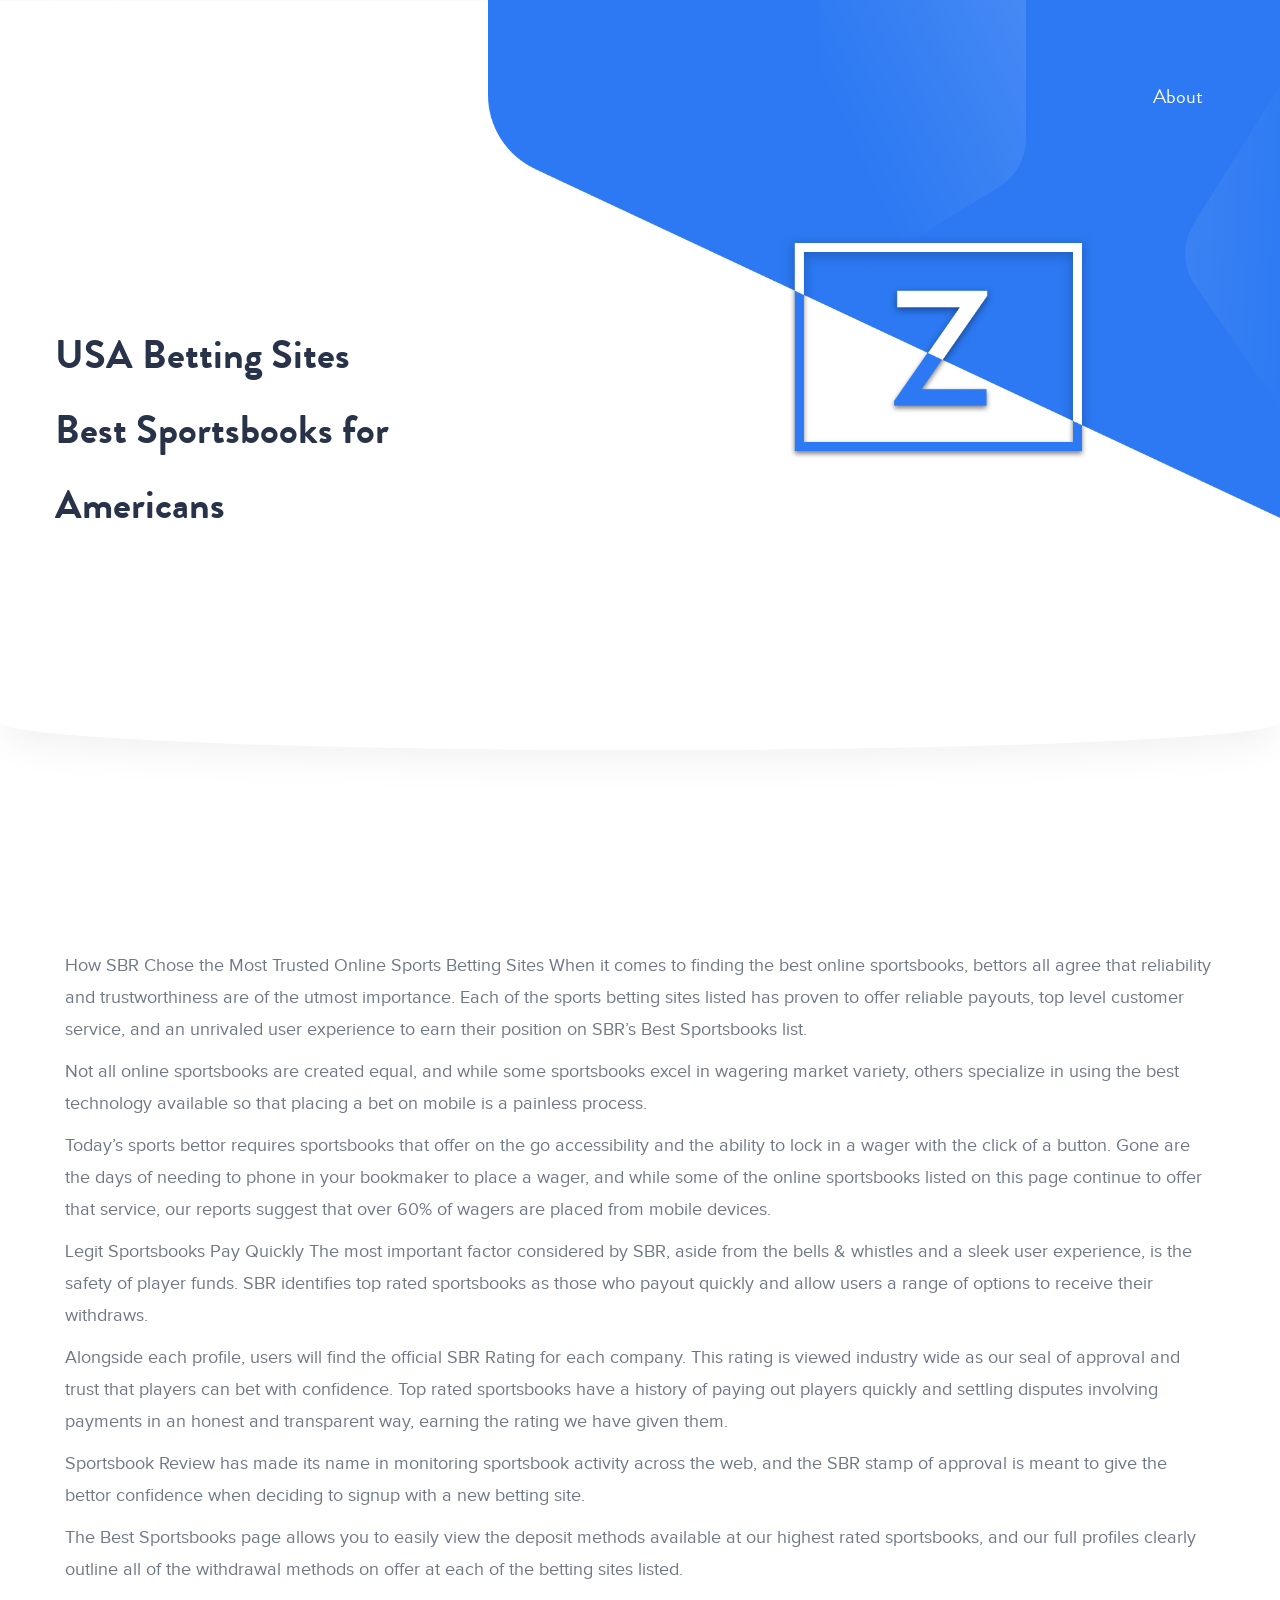
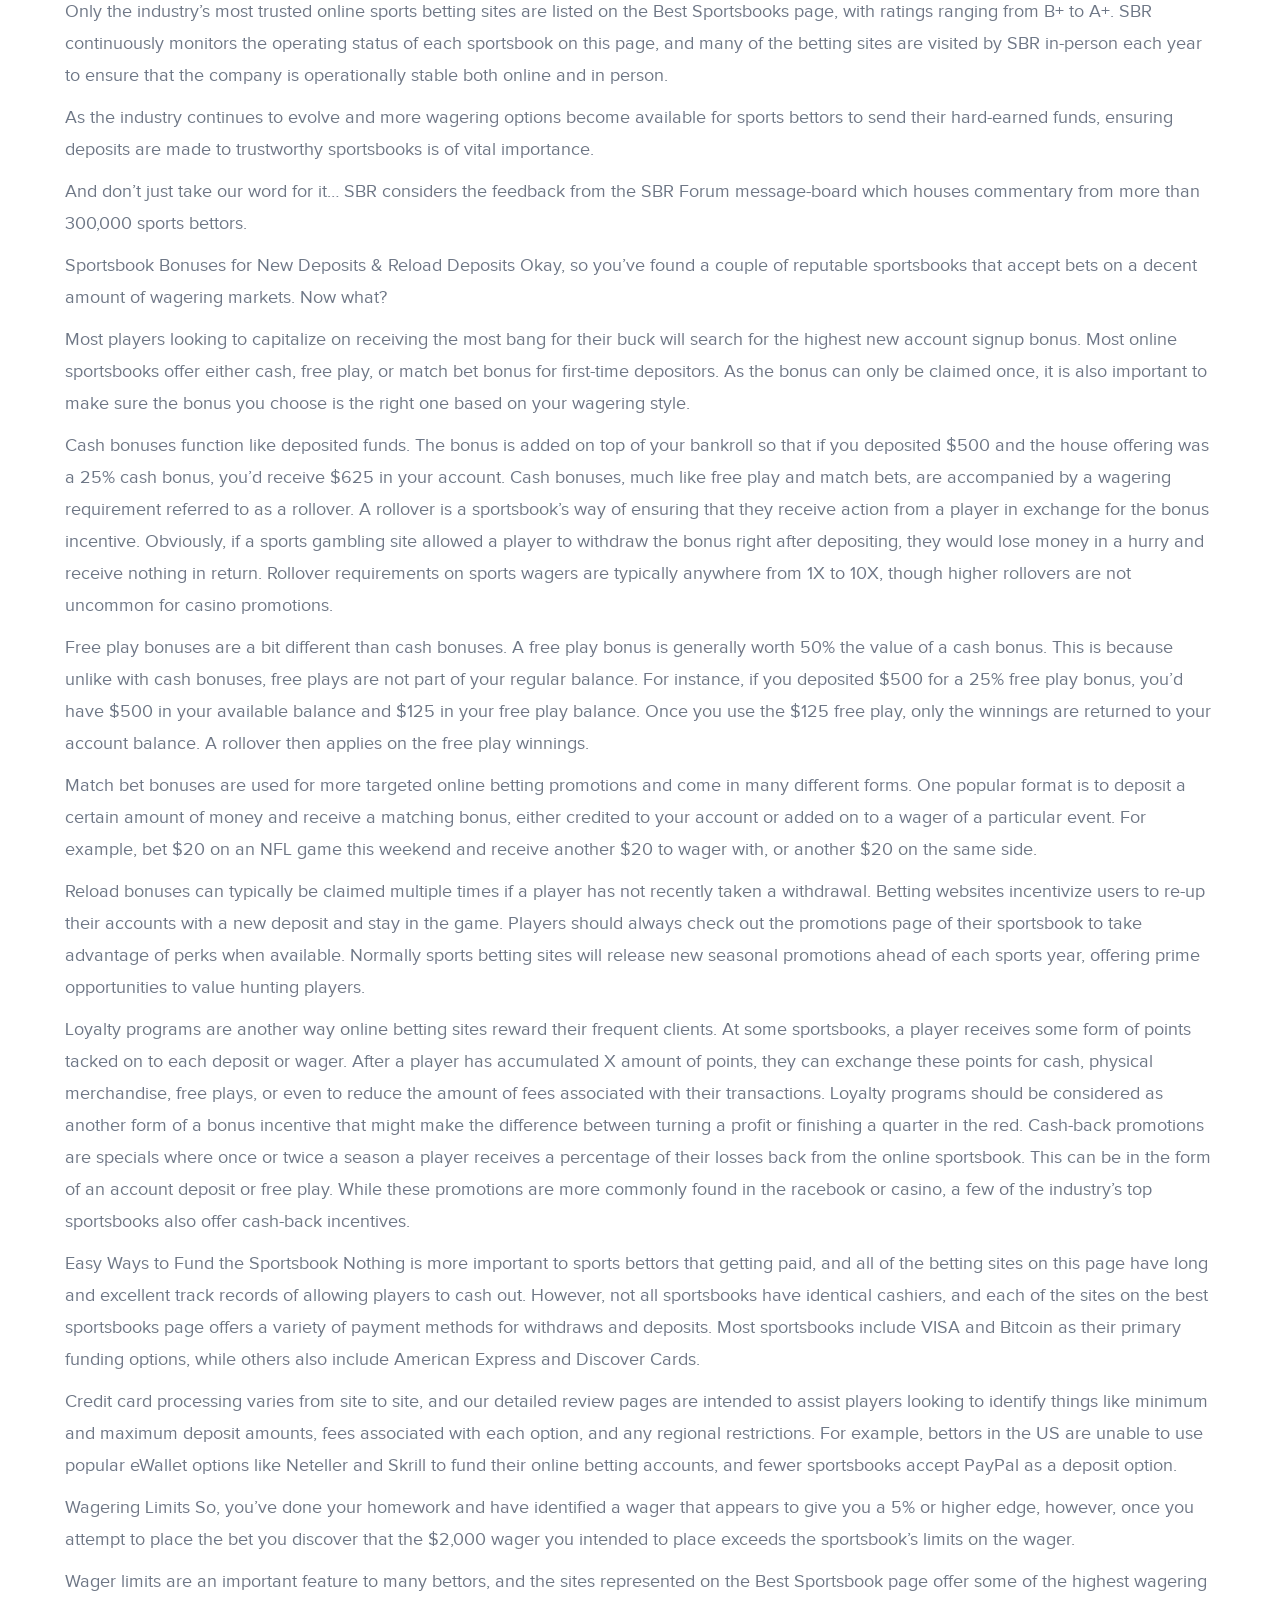
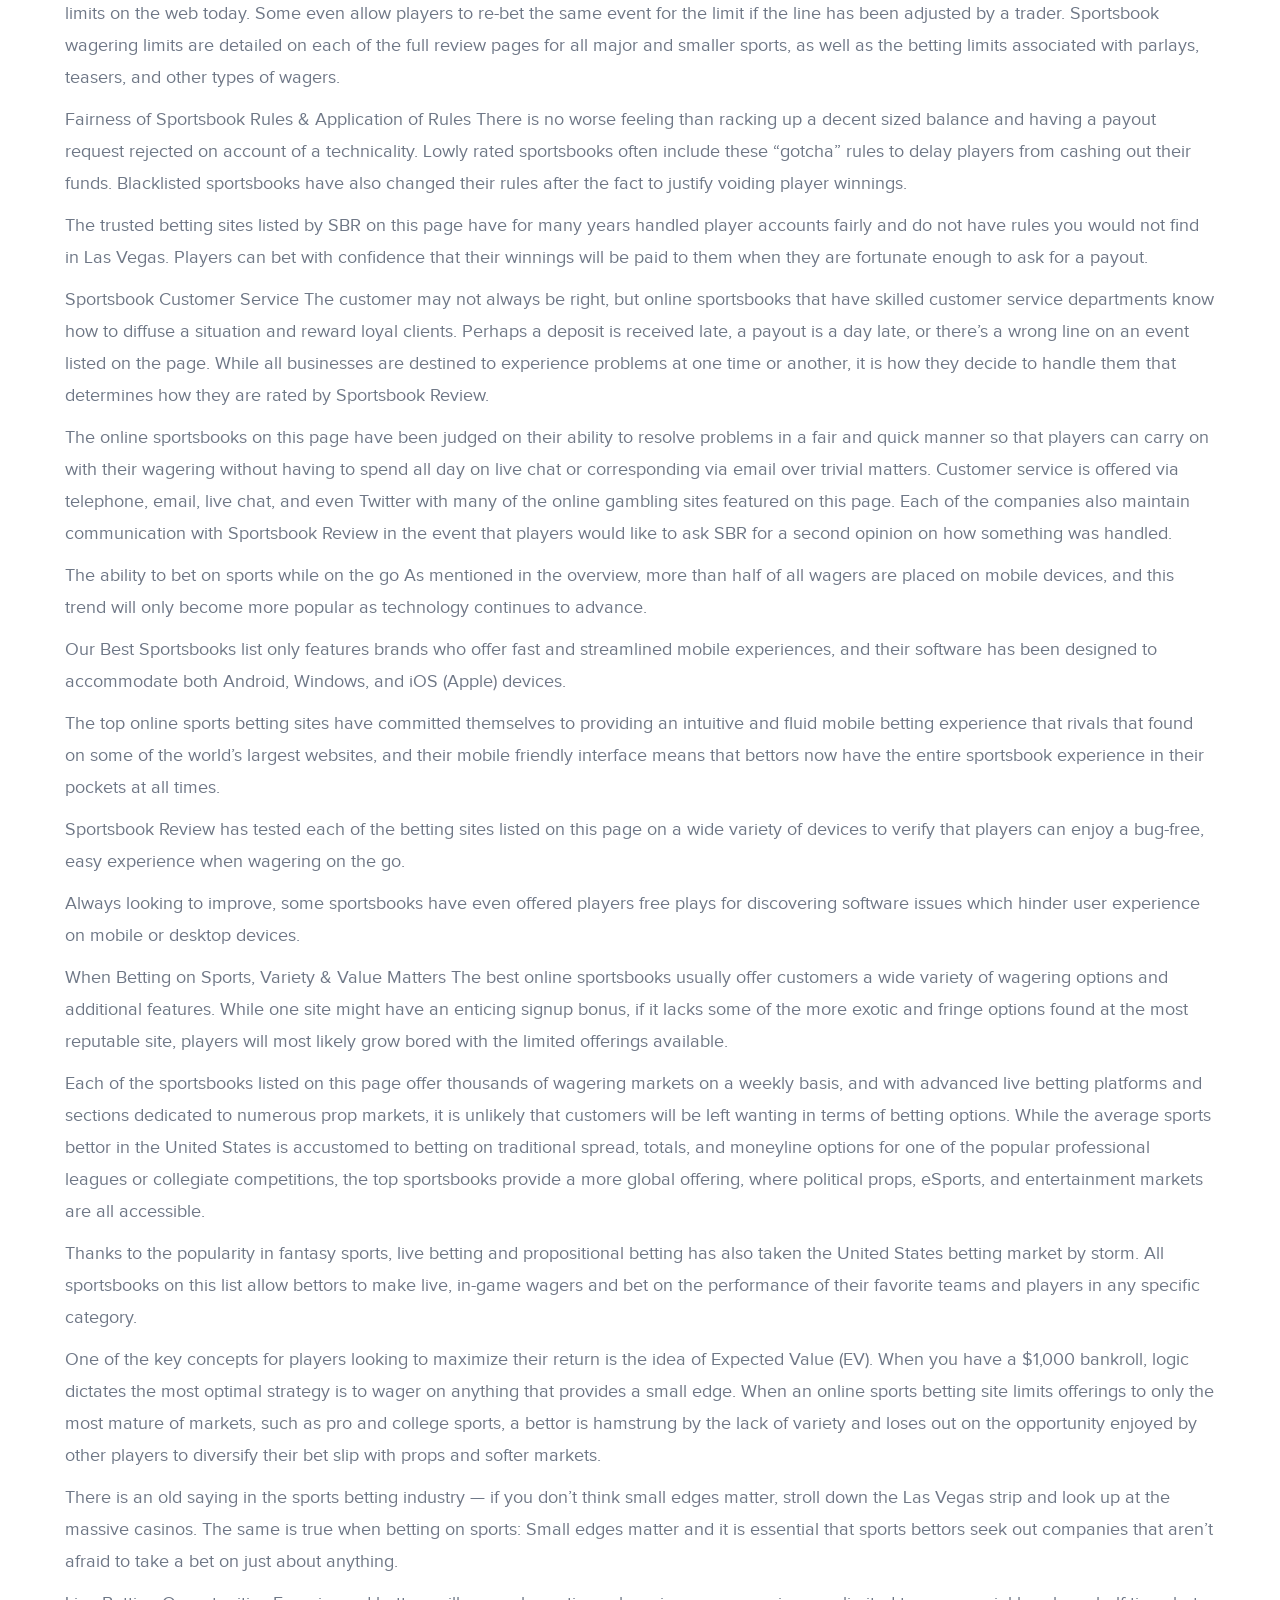
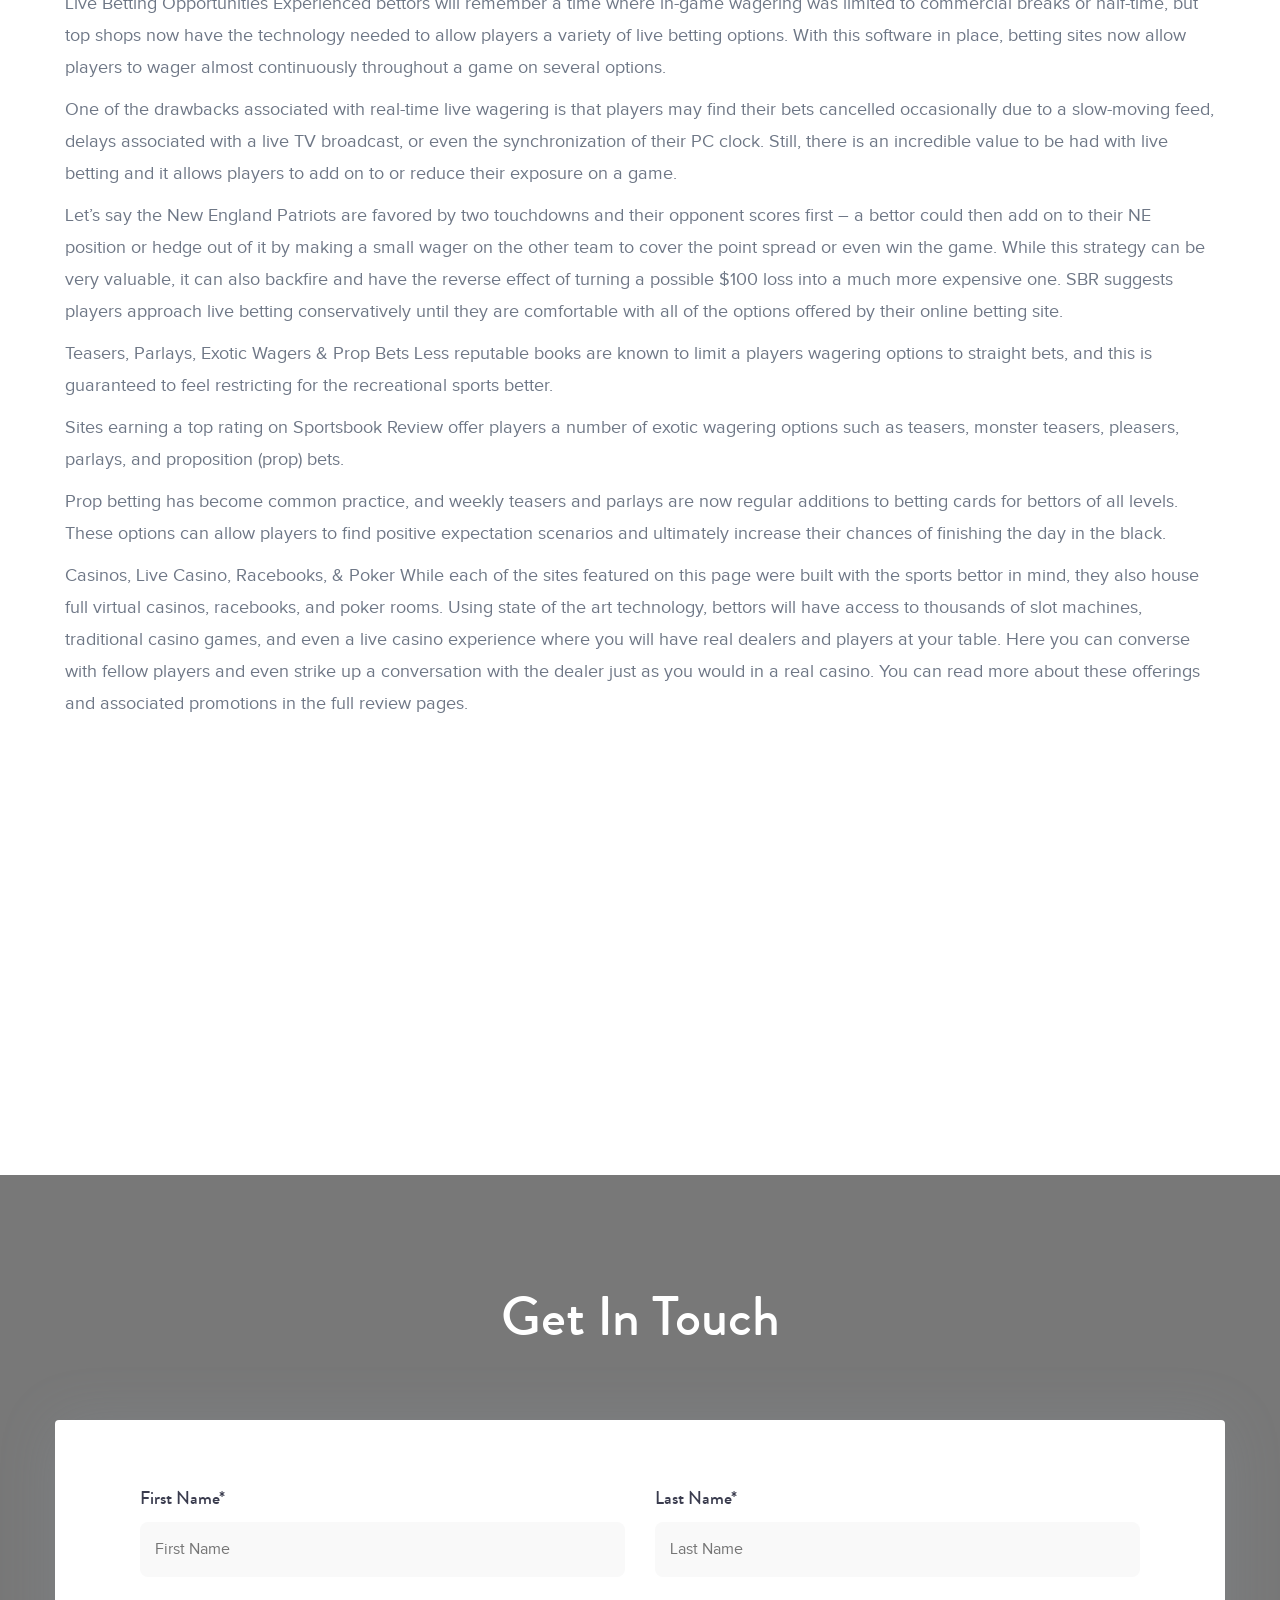
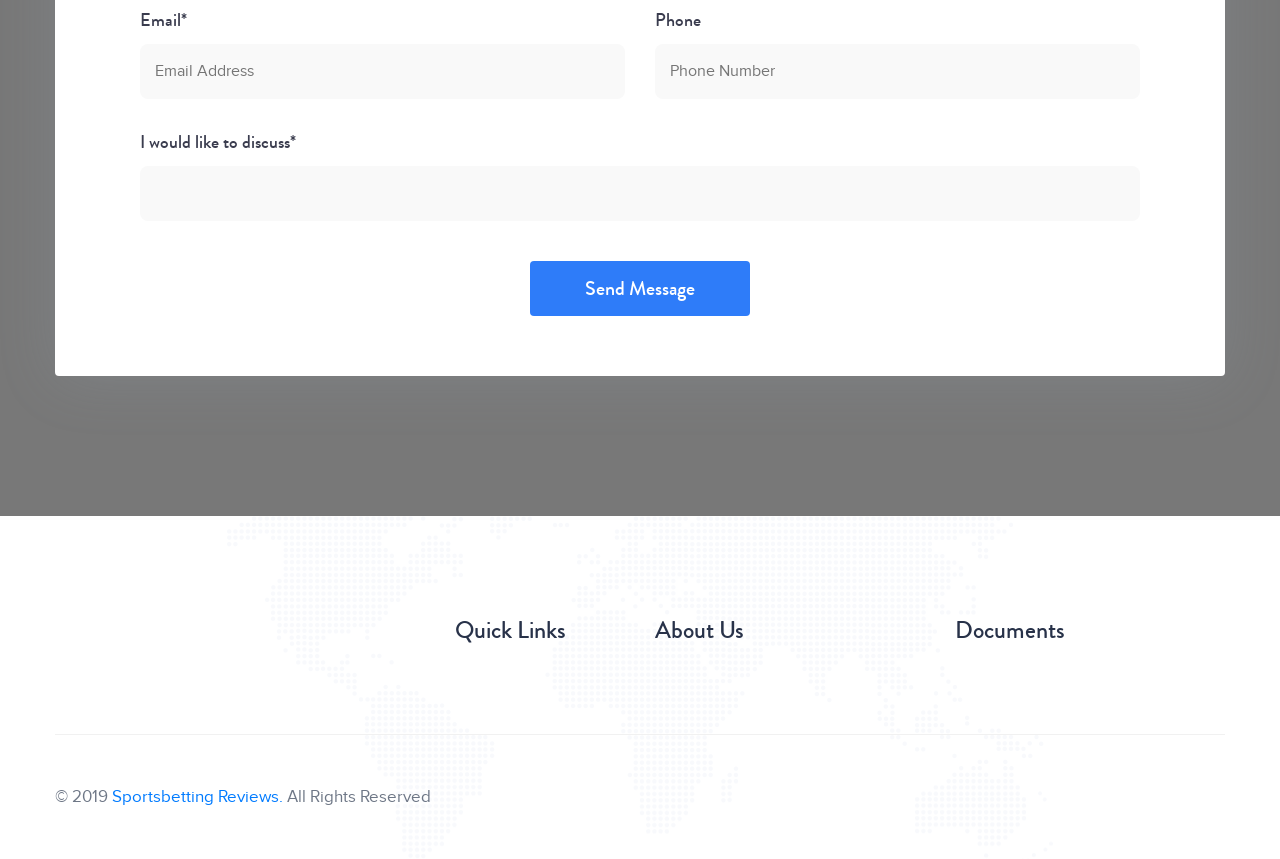
<file: src/index.html>
<!DOCTYPE html>
<html lang="en">
	<head>
		<meta charset="UTF-8">
		<meta name="keywords" content="sportsbetting online us, sportsbetting us, online sportsbetting, betonline in the us, sportsbetting">
		<meta name="author" content="Steven Petteruti; Richard Gayler">
		<meta name="description" content="Providing reviews to all major US sportsbooks.">
		<meta name='og:image' content='images/home/ogg.png'>
		<!-- For IE -->
		<meta http-equiv="X-UA-Compatible" content="IE=edge">
		<!-- For Resposive Device -->
		<meta name="viewport" content="width=device-width, initial-scale=1.0">

		<title>Sportsbetting Reviews</title>

		<!-- Favicon -->
		<link rel="icon" href="images/fav-icon/favicon.ico">

		<!-- Main style sheet -->
		<link rel="stylesheet" type="text/css" href="css/style.css">
		<!-- responsive style sheet -->
		<link rel="stylesheet" type="text/css" href="css/responsive.css">
		<!-- Color Css -->
		<link rel="stylesheet" type="text/css" href="css/color-one.css">

		<link rel="stylesheet" type="text/css" href="css/custom.css">

		<!-- Fix Internet Explorer ______________________________________-->

		<!--[if lt IE 9]>
			<script src="http://html5shiv.googlecode.com/svn/trunk/html5.js"></script>
			<script src="vendor/html5shiv.js"></script>
			<script src="vendor/respond.js"></script>
		<![endif]-->

		<!-- Start of  Zendesk Widget script -->
		<!-- End of  Zendesk Widget script -->
	</head>

	<body>
		<!-- Load Facebook SDK for JavaScript -->
<!-- <div id="fb-root"></div>
<script>
  window.fbAsyncInit = function() {
    FB.init({
      xfbml            : true,
      version          : 'v3.3'
    });
  };

  (function(d, s, id) {
  var js, fjs = d.getElementsByTagName(s)[0];
  if (d.getElementById(id)) return;
  js = d.createElement(s); js.id = id;
  js.src = 'https://connect.facebook.net/en_US/sdk/xfbml.customerchat.js';
  fjs.parentNode.insertBefore(js, fjs);
}(document, 'script', 'facebook-jssdk'));</script> -->

<!-- Global site tag (gtag.js) - Google Analytics -->
<script async src="https://www.googletagmanager.com/gtag/js?id=UA-144341316-1"></script>
<script>
  window.dataLayer = window.dataLayer || [];
  function gtag(){dataLayer.push(arguments);}
  gtag('js', new Date());

  gtag('config', 'UA-144341316-1');
</script>


<!-- Your customer chat code -->
<div class="fb-customerchat"
  attribution=setup_tool
  page_id="417675562401048">
</div>

		<div class="main-page-wrapper">


			<!-- ********************** Loading Transition ************************ -->
			<div id="loader-wrapper">
				<div id="loader"></div>
			</div>

			<div class="html-top-content">
				<!-- ********************** Theme Top Banne & Header ************************ -->
				<div class="theme-top-section">
					<!-- ^^^^^^^^^^^^^^^^^ Theme Menu ^^^^^^^^^^^^^^^ -->
					<header class="theme-main-menu">
						<div class="container">
							<div class="menu-wrapper clearfix">
								<!-- <div class="logo header"><a href="index.html"><img src="images/logo/zeiger_logo_v2.png" alt="Logo" height="35"></a></div> -->

								<!-- Navigation -->
							    <nav class="navbar navbar-expand-lg" id="mega-menu-holder">
							    	<div class="container">
							    		<button class="navbar-toggler" type="button" data-toggle="collapse" data-target="#navbarResponsive" aria-controls="navbarResponsive" aria-expanded="false" aria-label="Toggle navigation">
							    		  <i class="fa fa-bars" aria-hidden="true"></i>
							    		</button>
							    		<div class="collapse navbar-collapse" id="navbarResponsive">
							    		  <ul class="navbar-nav">
													<li class="nav-item">
														<a class="nav-link js-scroll-trigger" href="/#about">About</a>
													</li>

													<!-- <li class="nav-item">
														<a class="nav-link js-scroll-trigger" href="/why">SportsBetting Reviews</a>
													</li>
													<li class="nav-item">
														<a class="nav-link js-scroll-trigger" href="/announcements">Announcements</a>
													</li>
													<li class="nav-item">
														<a class="nav-link js-scroll-trigger" href="/resources">Resources</a>
													</li> -->


							    		  </ul>
							    		</div>
							    	</div>
							    </nav>
							</div> <!-- /.menu-wrapper -->
						</div> <!-- /.container -->
					</header> <!-- /.theme-main-menu -->



					<!-- ^^^^^^^^^^^^^^^^^ Theme Banner ^^^^^^^^^^^^^^^ -->
					<div id="theme-banner" class="theme-banner-one">
						<!-- <img src="images/home/house_transparent.png" alt="" class="house"> -->

						<!-- <img src="images/home/house.png" alt="" class="illustration"> -->
						<!-- <img src="images/icon/1.png" alt="" class="icon-shape-one">
						<img src="images/icon/2.png" alt="" class="icon-shape-two">
						<img src="images/icon/3.png" alt="" class="icon-shape-three">
						<div class="round-shape-one"></div>
						<div class="round-shape-two"><img src="images/icon/4.png" alt=""></div>
						<div class="round-shape-three"></div> -->
						<div class="container">
							<div class="main-text-wrapper">
								<div class="row">
									<div class="col-8">
										<h1 class="title-header"> USA Betting Sites</h1>
										<h1 class="title-header"> Best Sportsbooks for Americans</h1>

									</div>
								</div>
								<br>
								<!-- <p> Scaled, Passive, Insured </p> -->
								<!-- <ul class="button-group clearfix">
									<li><a href="/prospectus.pdf">Prospectus</a></li>

								</ul> -->
							</div>
						</div>

						<!-- <div class="container">
							<div class="stock-market-price">
								<div id="market-rate">
									<div class="item">
										<div class="main-wrapper">
								 			<div class="amount">102.30</div>
								 			<h6 class="title">Zeiger high yield</h6>
								 			<div class="current-info range-up">
								 				<i class="icon flaticon-up-caret"></i>
								 				<span class="rate">+2.30</span>
								 			</div>
								 		</div>
									</div>
								 	<div class="item">
										<div class="main-wrapper">
								 			<div class="amount">$101.42</div>
								 			<h6 class="title">AEGIS</h6>
								 			<div class="current-info range-up">
								 				<i class="icon flaticon-up-carret"></i>
								 				<span class="rate">+1.42</span>
								 			</div>
								 		</div>
									</div>
								 	<div class="item">
										<div class="main-wrapper">
								 			<div class="amount">$102.30</div>
								 			<h6 class="title">Zeiger preferred</h6>
								 			<div class="current-info range-up">
								 				<i class="icon flaticon-up-carret"></i>
								 				<span class="rate">+2.30</span>
								 			</div>
								 		</div>
									</div>
								 	<div class="item">
										<div class="main-wrapper">
								 			<div class="amount">$92.30</div>
								 			<h6 class="title">SAUL Debt</h6>
								 			<div class="current-info range-down">
								 				<i class="icon flaticon-down-caret"></i>
								 				<span class="rate">-7.70</span>
								 			</div>
								 		</div>
									</div>
								</div>
							</div>
						</div> -->
					</div> <!-- /.theme-banner-one -->
				</div> <!-- /.theme-top-section -->

				<div id="bottom-section"></div>



		        <!--
				=====================================================
					Our Feature Two
				=====================================================
				-->
				<div class="our-feature-two" id="about">
					<p>
					How SBR Chose the Most Trusted Online Sports Betting Sites
					When it comes to finding the best online sportsbooks, bettors all agree that reliability and trustworthiness are of the utmost importance. Each of the sports betting sites listed has proven to offer reliable payouts, top level customer service, and an unrivaled user experience to earn their position on SBR’s Best Sportsbooks list.
				</p>
				<p>
					Not all online sportsbooks are created equal, and while some sportsbooks excel in wagering market variety, others specialize in using the best technology available so that placing a bet on mobile is a painless process.
				</p>
				<p>
					Today’s sports bettor requires sportsbooks that offer on the go accessibility and the ability to lock in a wager with the click of a button. Gone are the days of needing to phone in your bookmaker to place a wager, and while some of the online sportsbooks listed on this page continue to offer that service, our reports suggest that over 60% of wagers are placed from mobile devices.
				</p>
				<p>
					Legit Sportsbooks Pay Quickly
					The most important factor considered by SBR, aside from the bells & whistles and a sleek user experience, is the safety of player funds. SBR identifies top rated sportsbooks as those who payout quickly and allow users a range of options to receive their withdraws.
				</p>
				<p>
					Alongside each profile, users will find the official SBR Rating for each company. This rating is viewed industry wide as our seal of approval and trust that players can bet with confidence. Top rated sportsbooks have a history of paying out players quickly and settling disputes involving payments in an honest and transparent way, earning the rating we have given them.
				</p>
				<p>
					Sportsbook Review has made its name in monitoring sportsbook activity across the web, and the SBR stamp of approval is meant to give the bettor confidence when deciding to signup with a new betting site.
				</p>
				<p>
					The Best Sportsbooks page allows you to easily view the deposit methods available at our highest rated sportsbooks, and our full profiles clearly outline all of the withdrawal methods on offer at each of the betting sites listed.
				</p>
				<p>
					Only the industry’s most trusted online sports betting sites are listed on the Best Sportsbooks page, with ratings ranging from B+ to A+. SBR continuously monitors the operating status of each sportsbook on this page, and many of the betting sites are visited by SBR in-person each year to ensure that the company is operationally stable both online and in person.
				</p>
				<p>
					As the industry continues to evolve and more wagering options become available for sports bettors to send their hard-earned funds, ensuring deposits are made to trustworthy sportsbooks is of vital importance.
				</p>
				<p>
					And don’t just take our word for it… SBR considers the feedback from the SBR Forum message-board which houses commentary from more than 300,000 sports bettors.
				</p>
				<p>
					Sportsbook Bonuses for New Deposits & Reload Deposits
					Okay, so you’ve found a couple of reputable sportsbooks that accept bets on a decent amount of wagering markets. Now what?
				</p>
				<p>
					Most players looking to capitalize on receiving the most bang for their buck will search for the highest new account signup bonus. Most online sportsbooks offer either cash, free play, or match bet bonus for first-time depositors. As the bonus can only be claimed once, it is also important to make sure the bonus you choose is the right one based on your wagering style.
				</p>
				<p>
					Cash bonuses function like deposited funds. The bonus is added on top of your bankroll so that if you deposited $500 and the house offering was a 25% cash bonus, you’d receive $625 in your account. Cash bonuses, much like free play and match bets, are accompanied by a wagering requirement referred to as a rollover. A rollover is a sportsbook’s way of ensuring that they receive action from a player in exchange for the bonus incentive. Obviously, if a sports gambling site allowed a player to withdraw the bonus right after depositing, they would lose money in a hurry and receive nothing in return. Rollover requirements on sports wagers are typically anywhere from 1X to 10X, though higher rollovers are not uncommon for casino promotions.
				</p>
				<p>
					Free play bonuses are a bit different than cash bonuses. A free play bonus is generally worth 50% the value of a cash bonus. This is because unlike with cash bonuses, free plays are not part of your regular balance. For instance, if you deposited $500 for a 25% free play bonus, you’d have $500 in your available balance and $125 in your free play balance. Once you use the $125 free play, only the winnings are returned to your account balance. A rollover then applies on the free play winnings.
				</p>
				<p>
					Match bet bonuses are used for more targeted online betting promotions and come in many different forms. One popular format is to deposit a certain amount of money and receive a matching bonus, either credited to your account or added on to a wager of a particular event. For example, bet $20 on an NFL game this weekend and receive another $20 to wager with, or another $20 on the same side.
				</p>
				<p>

					Reload bonuses can typically be claimed multiple times if a player has not recently taken a withdrawal. Betting websites incentivize users to re-up their accounts with a new deposit and stay in the game. Players should always check out the promotions page of their sportsbook to take advantage of perks when available. Normally sports betting sites will release new seasonal promotions ahead of each sports year, offering prime opportunities to value hunting players.
				</p>
				<p>
					Loyalty programs are another way online betting sites reward their frequent clients. At some sportsbooks, a player receives some form of points tacked on to each deposit or wager. After a player has accumulated X amount of points, they can exchange these points for cash, physical merchandise, free plays, or even to reduce the amount of fees associated with their transactions. Loyalty programs should be considered as another form of a bonus incentive that might make the difference between turning a profit or finishing a quarter in the red. Cash-back promotions are specials where once or twice a season a player receives a percentage of their losses back from the online sportsbook. This can be in the form of an account deposit or free play. While these promotions are more commonly found in the racebook or casino, a few of the industry’s top sportsbooks also offer cash-back incentives.
				</p>
				<p>
					Easy Ways to Fund the Sportsbook
					Nothing is more important to sports bettors that getting paid, and all of the betting sites on this page have long and excellent track records of allowing players to cash out. However, not all sportsbooks have identical cashiers, and each of the sites on the best sportsbooks page offers a variety of payment methods for withdraws and deposits. Most sportsbooks include VISA and Bitcoin as their primary funding options, while others also include American Express and Discover Cards.
				</p>
				<p>
					Credit card processing varies from site to site, and our detailed review pages are intended to assist players looking to identify things like minimum and maximum deposit amounts, fees associated with each option, and any regional restrictions. For example, bettors in the US are unable to use popular eWallet options like Neteller and Skrill to fund their online betting accounts, and fewer sportsbooks accept PayPal as a deposit option.
				</p>
				<p>
					Wagering Limits
					So, you’ve done your homework and have identified a wager that appears to give you a 5% or higher edge, however, once you attempt to place the bet you discover that the $2,000 wager you intended to place exceeds the sportsbook’s limits on the wager.
				</p>
				<p>
					Wager limits are an important feature to many bettors, and the sites represented on the Best Sportsbook page offer some of the highest wagering limits on the web today. Some even allow players to re-bet the same event for the limit if the line has been adjusted by a trader. Sportsbook wagering limits are detailed on each of the full review pages for all major and smaller sports, as well as the betting limits associated with parlays, teasers, and other types of wagers.
				</p>
				<p>
					Fairness of Sportsbook Rules & Application of Rules
					There is no worse feeling than racking up a decent sized balance and having a payout request rejected on account of a technicality. Lowly rated sportsbooks often include these “gotcha” rules to delay players from cashing out their funds. Blacklisted sportsbooks have also changed their rules after the fact to justify voiding player winnings.
				</p>
				<p>
					The trusted betting sites listed by SBR on this page have for many years handled player accounts fairly and do not have rules you would not find in Las Vegas. Players can bet with confidence that their winnings will be paid to them when they are fortunate enough to ask for a payout.
				</p>
				<p>
					Sportsbook Customer Service
					The customer may not always be right, but online sportsbooks that have skilled customer service departments know how to diffuse a situation and reward loyal clients. Perhaps a deposit is received late, a payout is a day late, or there’s a wrong line on an event listed on the page. While all businesses are destined to experience problems at one time or another, it is how they decide to handle them that determines how they are rated by Sportsbook Review.
				</p>
				<p>
					The online sportsbooks on this page have been judged on their ability to resolve problems in a fair and quick manner so that players can carry on with their wagering without having to spend all day on live chat or corresponding via email over trivial matters. Customer service is offered via telephone, email, live chat, and even Twitter with many of the online gambling sites featured on this page. Each of the companies also maintain communication with Sportsbook Review in the event that players would like to ask SBR for a second opinion on how something was handled.
				</p>
				<p>
					The ability to bet on sports while on the go
					As mentioned in the overview, more than half of all wagers are placed on mobile devices, and this trend will only become more popular as technology continues to advance.
				</p>
				<p>
					Our Best Sportsbooks list only features brands who offer fast and streamlined mobile experiences, and their software has been designed to accommodate both Android, Windows, and iOS (Apple) devices.
				</p>
				<p>
					The top online sports betting sites have committed themselves to providing an intuitive and fluid mobile betting experience that rivals that found on some of the world’s largest websites, and their mobile friendly interface means that bettors now have the entire sportsbook experience in their pockets at all times.
				</p>
				<p>
					Sportsbook Review has tested each of the betting sites listed on this page on a wide variety of devices to verify that players can enjoy a bug-free, easy experience when wagering on the go.
				</p>
				<p>
					Always looking to improve, some sportsbooks have even offered players free plays for discovering software issues which hinder user experience on mobile or desktop devices.
				</p>
				<p>
					When Betting on Sports, Variety & Value Matters
					The best online sportsbooks usually offer customers a wide variety of wagering options and additional features. While one site might have an enticing signup bonus, if it lacks some of the more exotic and fringe options found at the most reputable site, players will most likely grow bored with the limited offerings available.
				</p>
				<p>
					Each of the sportsbooks listed on this page offer thousands of wagering markets on a weekly basis, and with advanced live betting platforms and sections dedicated to numerous prop markets, it is unlikely that customers will be left wanting in terms of betting options. While the average sports bettor in the United States is accustomed to betting on traditional spread, totals, and moneyline options for one of the popular professional leagues or collegiate competitions, the top sportsbooks provide a more global offering, where political props, eSports, and entertainment markets are all accessible.
				</p>
				<p>
					Thanks to the popularity in fantasy sports, live betting and propositional betting has also taken the United States betting market by storm. All sportsbooks on this list allow bettors to make live, in-game wagers and bet on the performance of their favorite teams and players in any specific category.
				</p>
				<p>
					One of the key concepts for players looking to maximize their return is the idea of Expected Value (EV). When you have a $1,000 bankroll, logic dictates the most optimal strategy is to wager on anything that provides a small edge. When an online sports betting site limits offerings to only the most mature of markets, such as pro and college sports, a bettor is hamstrung by the lack of variety and loses out on the opportunity enjoyed by other players to diversify their bet slip with props and softer markets.
				</p>
				<p>
					There is an old saying in the sports betting industry — if you don’t think small edges matter, stroll down the Las Vegas strip and look up at the massive casinos. The same is true when betting on sports: Small edges matter and it is essential that sports bettors seek out companies that aren’t afraid to take a bet on just about anything.
				</p>
				<p>
					Live Betting Opportunities
					Experienced bettors will remember a time where in-game wagering was limited to commercial breaks or half-time, but top shops now have the technology needed to allow players a variety of live betting options. With this software in place, betting sites now allow players to wager almost continuously throughout a game on several options.
				</p>
				<p>
					One of the drawbacks associated with real-time live wagering is that players may find their bets cancelled occasionally due to a slow-moving feed, delays associated with a live TV broadcast, or even the synchronization of their PC clock. Still, there is an incredible value to be had with live betting and it allows players to add on to or reduce their exposure on a game.
				</p>
				<p>
					Let’s say the New England Patriots are favored by two touchdowns and their opponent scores first – a bettor could then add on to their NE position or hedge out of it by making a small wager on the other team to cover the point spread or even win the game. While this strategy can be very valuable, it can also backfire and have the reverse effect of turning a possible $100 loss into a much more expensive one. SBR suggests players approach live betting conservatively until they are comfortable with all of the options offered by their online betting site.
				</p>
				<p>
					Teasers, Parlays, Exotic Wagers & Prop Bets
					Less reputable books are known to limit a players wagering options to straight bets, and this is guaranteed to feel restricting for the recreational sports better.
				</p>
				<p>
					Sites earning a top rating on Sportsbook Review offer players a number of exotic wagering options such as teasers, monster teasers, pleasers, parlays, and proposition (prop) bets.
				</p>
				<p>
					Prop betting has become common practice, and weekly teasers and parlays are now regular additions to betting cards for bettors of all levels. These options can allow players to find positive expectation scenarios and ultimately increase their chances of finishing the day in the black.
				</p>
				<p>
					Casinos, Live Casino, Racebooks, & Poker
					While each of the sites featured on this page were built with the sports bettor in mind, they also house full virtual casinos, racebooks, and poker rooms. Using state of the art technology, bettors will have access to thousands of slot machines, traditional casino games, and even a live casino experience where you will have real dealers and players at your table. Here you can converse with fellow players and even strike up a conversation with the dealer just as you would in a real casino. You can read more about these offerings and associated promotions in the full review pages.
				</p>
				</div> <!-- /.our-feature-two -->



				<!--
				=============================================
					Contact Us One
				==============================================
				-->
				<div class="contact-us-one" id="contact">
					<div class="overlay">
						<div class="container">
							<div class="theme-title text-center">
								<h2>Get In Touch</h2>
								<!-- <p>vel modus honestatis ad, vim an vidit aliquam instructior. Alii efficiendi <br> intellegebat nec ea, mea elitr interesset ea</p> -->
							</div>

							<form action="#" class="form-validation" autocomplete="off">
								<div class="row">
									<div class="col-md-6">
										<label>First Name*</label>
										<input type="text" placeholder="First Name" name="firstName">
									</div>
									<div class="col-md-6">
										<label>Last Name*</label>
										<input type="text" placeholder="Last Name" name="lastName">
									</div>
									<div class="col-md-6">
										<label>Email*</label>
										<input type="email" placeholder="Email Address" name="email">
									</div>
									<div class="col-md-6">
										<label>Phone</label>
										<input type="text" placeholder="Phone Number" name="phone">
									</div>
									<div class="col-12">
										<label>I would like to discuss*</label>
										<input type="text" name="message">
									</div>
								</div>
								<button>Send Message</button>
							</form>

							<!--Contact Form Validation Markup -->
							<!-- Contact alert -->
							<div class="alert-wrapper" id="alert-success">
								<div id="success">
									<button class="closeAlert"><i class="fa fa-times" aria-hidden="true"></i></button>
									<div class="wrapper">
						               	<p>Your message was sent successfully.</p>
						             </div>
						        </div>
						    </div> <!-- End of .alert_wrapper -->
						    <div class="alert-wrapper" id="alert-error">
						        <div id="error">
						           	<button class="closeAlert"><i class="fa fa-times" aria-hidden="true"></i></button>
						           	<div class="wrapper">
						               	<p>Sorry!Something Went Wrong.</p>
						            </div>
						        </div>
						    </div> <!-- End of .alert_wrapper -->
						</div>
					</div> <!-- /.overlay -->
				</div> <!-- /.contact-us-one -->


				<!--
				=====================================================
					Partner Slider
				=====================================================
				-->




				<!--
				=====================================================
					Footer
				=====================================================
				-->
				<footer class="theme-footer">
					<div class="container">
						<div class="inner-wrapper">
							<div class="top-footer-data-wrapper">
								<div class="row">
									<div class="col-lg-4 col-sm-6 footer-logo">
										<!-- <div class="logo"><a href="index.html"><img src="images/logo/zeiger_logo_v2.png" alt="Logo" height="40"></a></div>
										<a href="#" class="email">admin@zeigerinc.com</a>
										<a href="#" class="mobile">401-688-0688</a> -->
									</div> <!-- /.footer-logo -->
									<div class="col-lg-2 col-sm-6 footer-list">
										<h4 class="title">Quick Links</h4>
										<ul>

											<!-- <li><a href="https://angel.co/company/zeiger/jobs/">Careers</a></li>
											<li><a href="/announcements">Announcments</a></li>
											<li><a href="/resources">Resources</a></li>
											<li><a href="/faqs">FAQs</a></li> -->

										</ul>
									</div> <!-- /.footer-list -->
									<div class="col-lg-3 col-sm-6 footer-list">
										<h4 class="title">About Us</h4>
										<ul>
											<!-- <li><a href="/#team">Team</a></li>
											<li><a href="/why">Why Zeiger</a></li> -->

										</ul>
									</div> <!-- /.footer-list -->
									<div class="col-lg-3 col-sm-6 footer-list">
										<h4 class="title">Documents</h4>
										<ul>
											<!-- <li><a href="/prospectus.pdf">Prospectus</a></li> -->
										</ul>
									</div> <!-- /.footer-list -->
								</div> <!-- /.row -->
							</div> <!-- /.top-footer-data-wrapper -->

							<div class="bottom-footer clearfix">
								<p class="copyright">&copy; 2019 <a href="#">Sportsbetting Reviews.</a> All Rights Reserved</p>
								<ul>

								</ul>
							</div> <!-- /.bottom-footer -->
						</div>
					</div> <!-- /.container -->
				</footer>

			</div> <!-- /.html-top-content -->



	        <!-- Scroll Top Button -->
			<button class="scroll-top tran3s color-one-bg">
				<i class="fa fa-long-arrow-up" aria-hidden="true"></i>
			</button>




		<!-- Js File_________________________________ -->
		<!-- jQuery first, then Popper.js, then Bootstrap JS -->
    	<!-- jQuery -->
		<script src="vendor/jquery.2.2.3.min.js"></script>
		<!-- Popper js -->
		<script src="vendor/popper.js/popper.min.js"></script>
		<!-- Bootstrap JS -->
		<script src="vendor/bootstrap/js/bootstrap.min.js"></script>

		<!-- Vendor js _________ -->
		<!-- Plugin JavaScript -->
    	<script src="vendor/jquery-easing/jquery.easing.min.js"></script>
		<!-- Language Stitcher -->
		<script src="vendor/language-switcher/jquery.polyglot.language.switcher.js"></script>
		<!-- js count to -->
		<script src="vendor/jquery.appear.js"></script>
		<script src="vendor/jquery.countTo.js"></script>
		<!-- Fancybox -->
		<script src="vendor/fancybox/dist/jquery.fancybox.min.js"></script>
		<!-- owl Carousel -->
		<script src="vendor/owl-carousel/owl.carousel.min.js"></script>
		<!-- AOS js -->
		<script src="vendor/aos-next/dist/aos.js"></script>



		<!-- Theme js -->
		<script src="js/theme.js"></script>

		</div> <!-- /.main-page-wrapper -->
	</body>
</html>
</file>
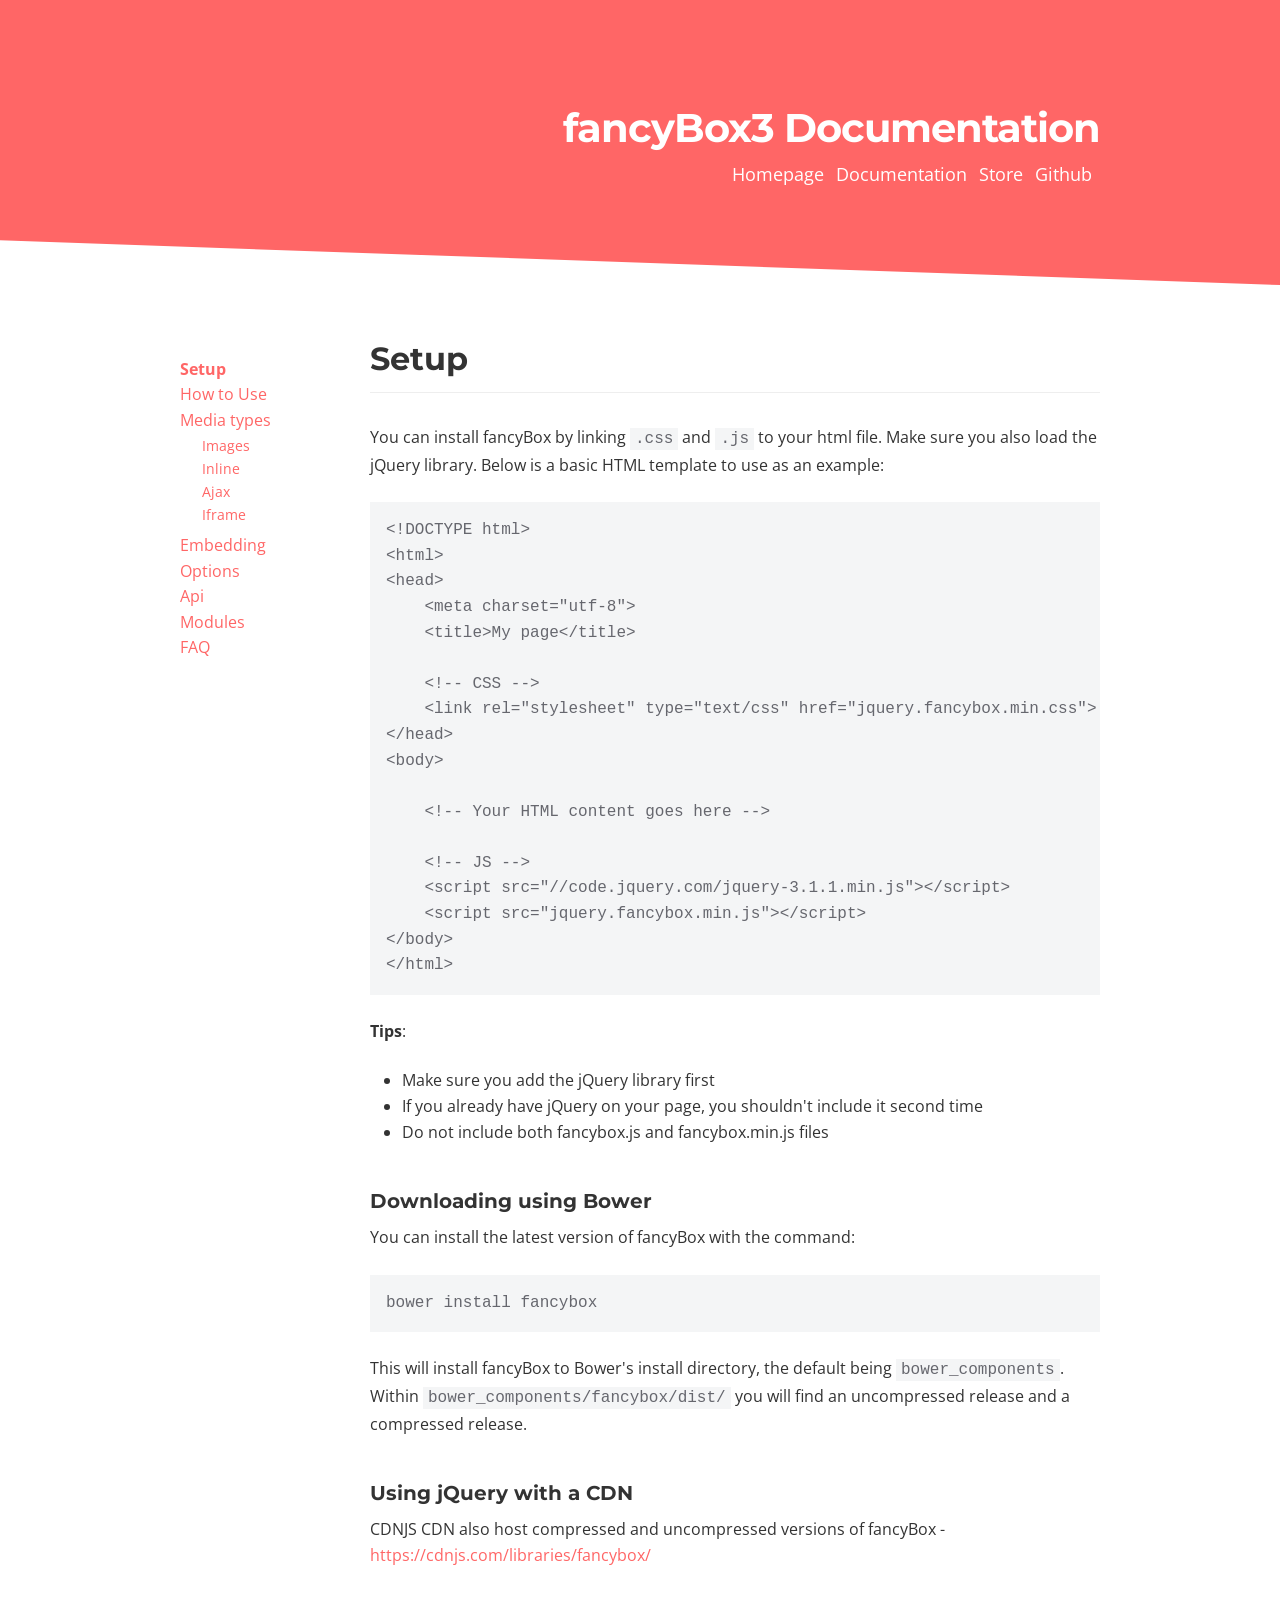
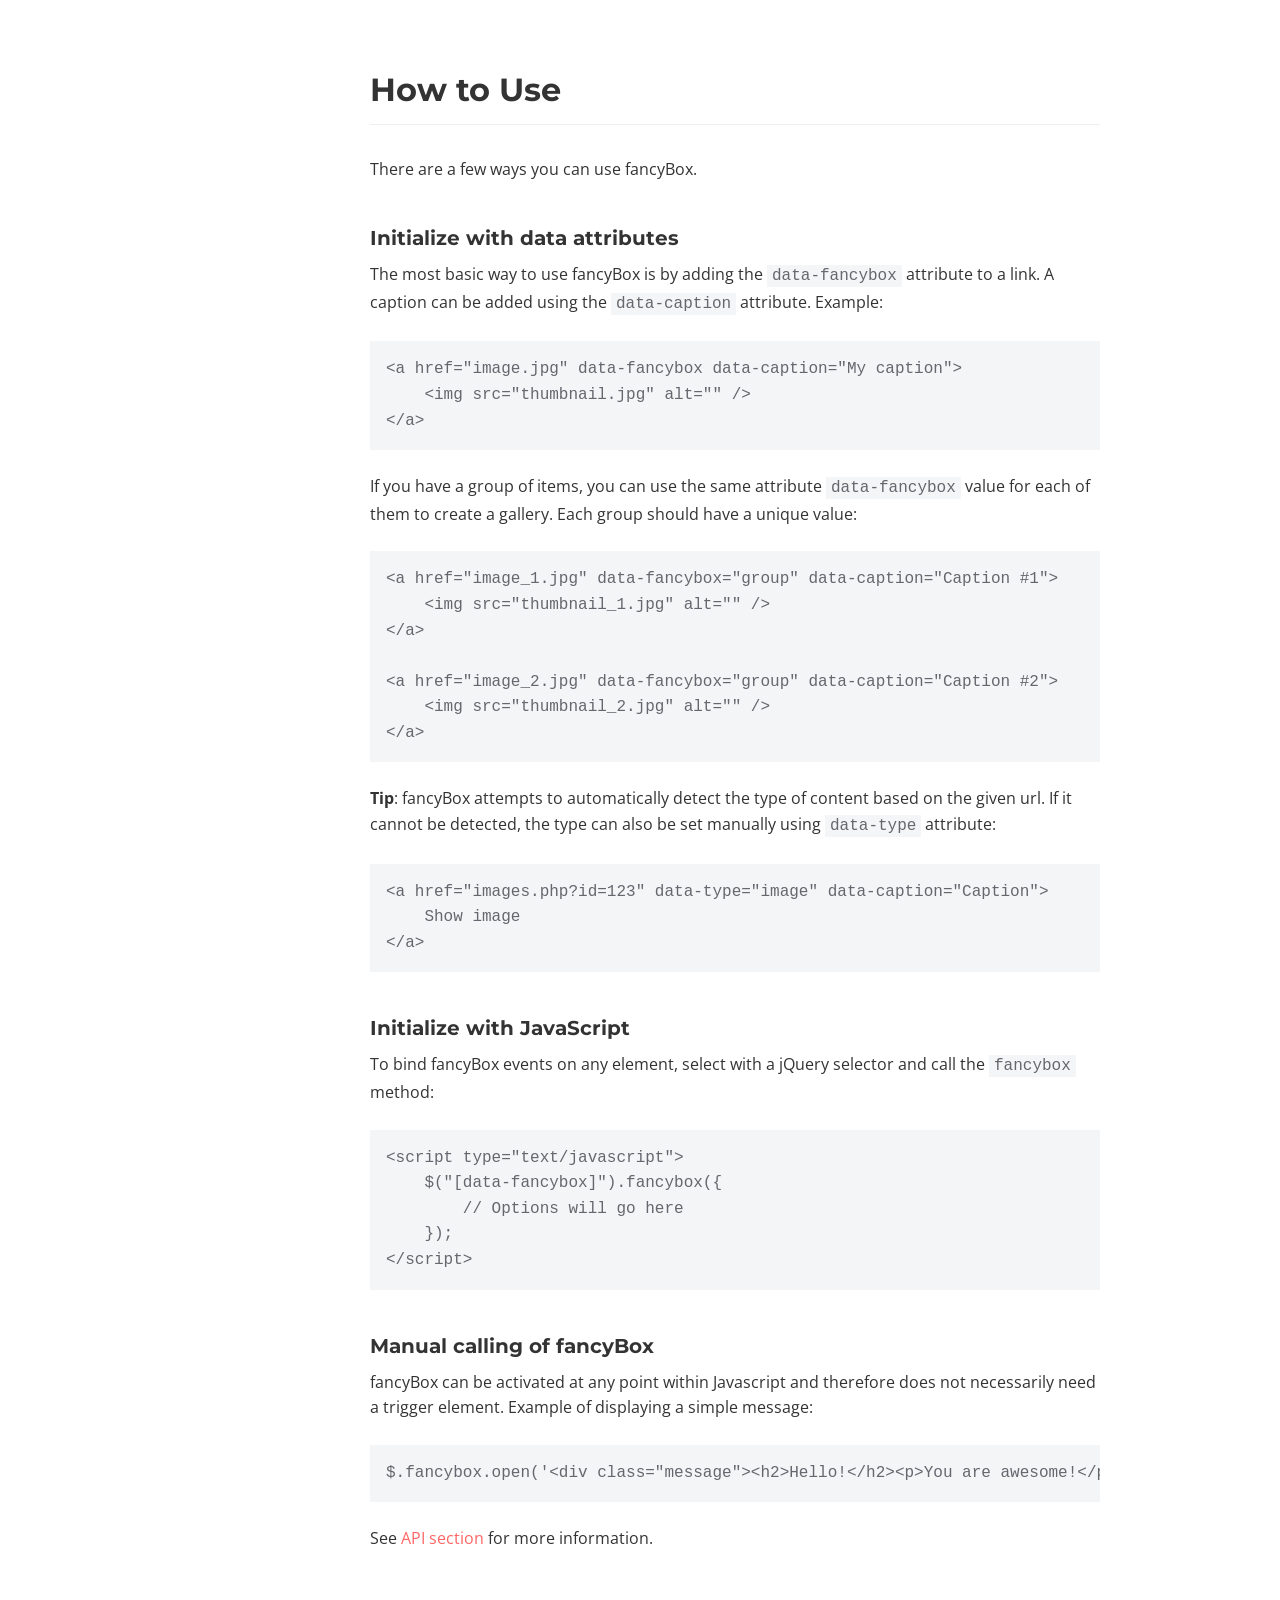
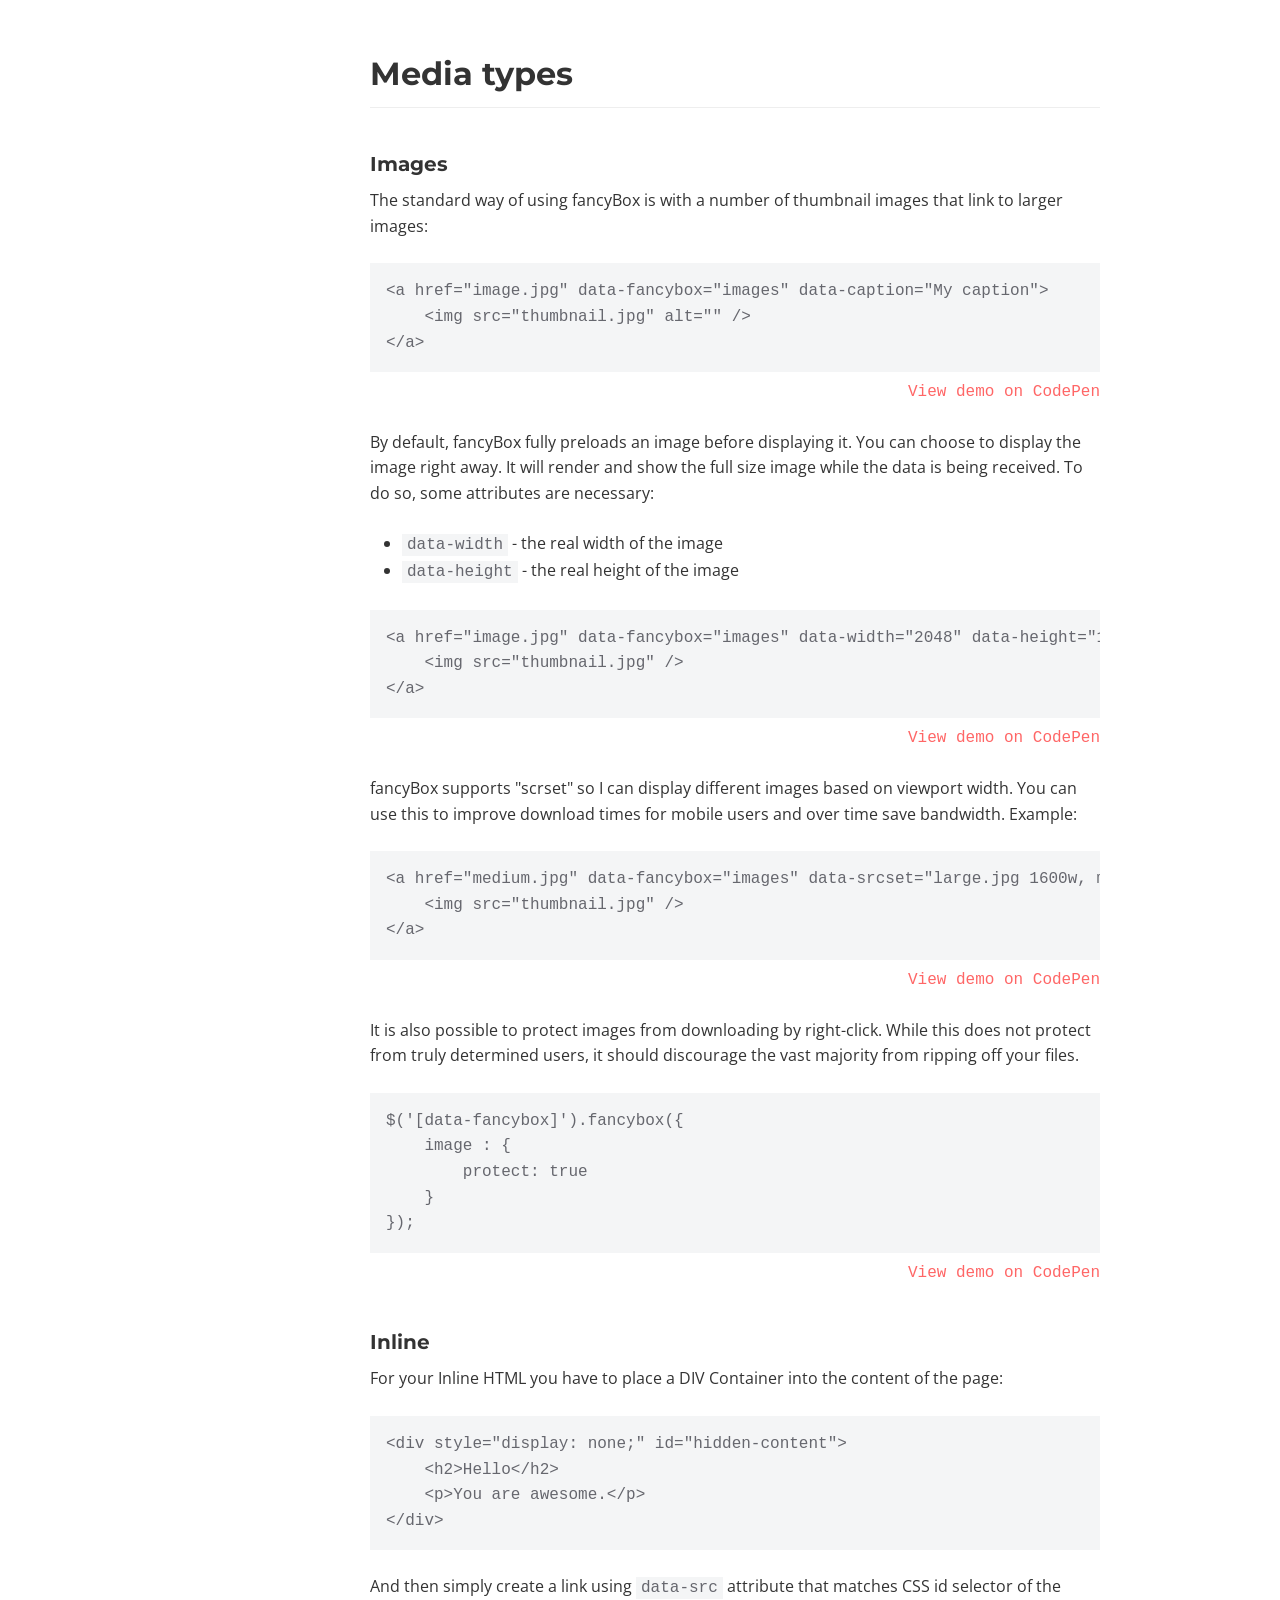
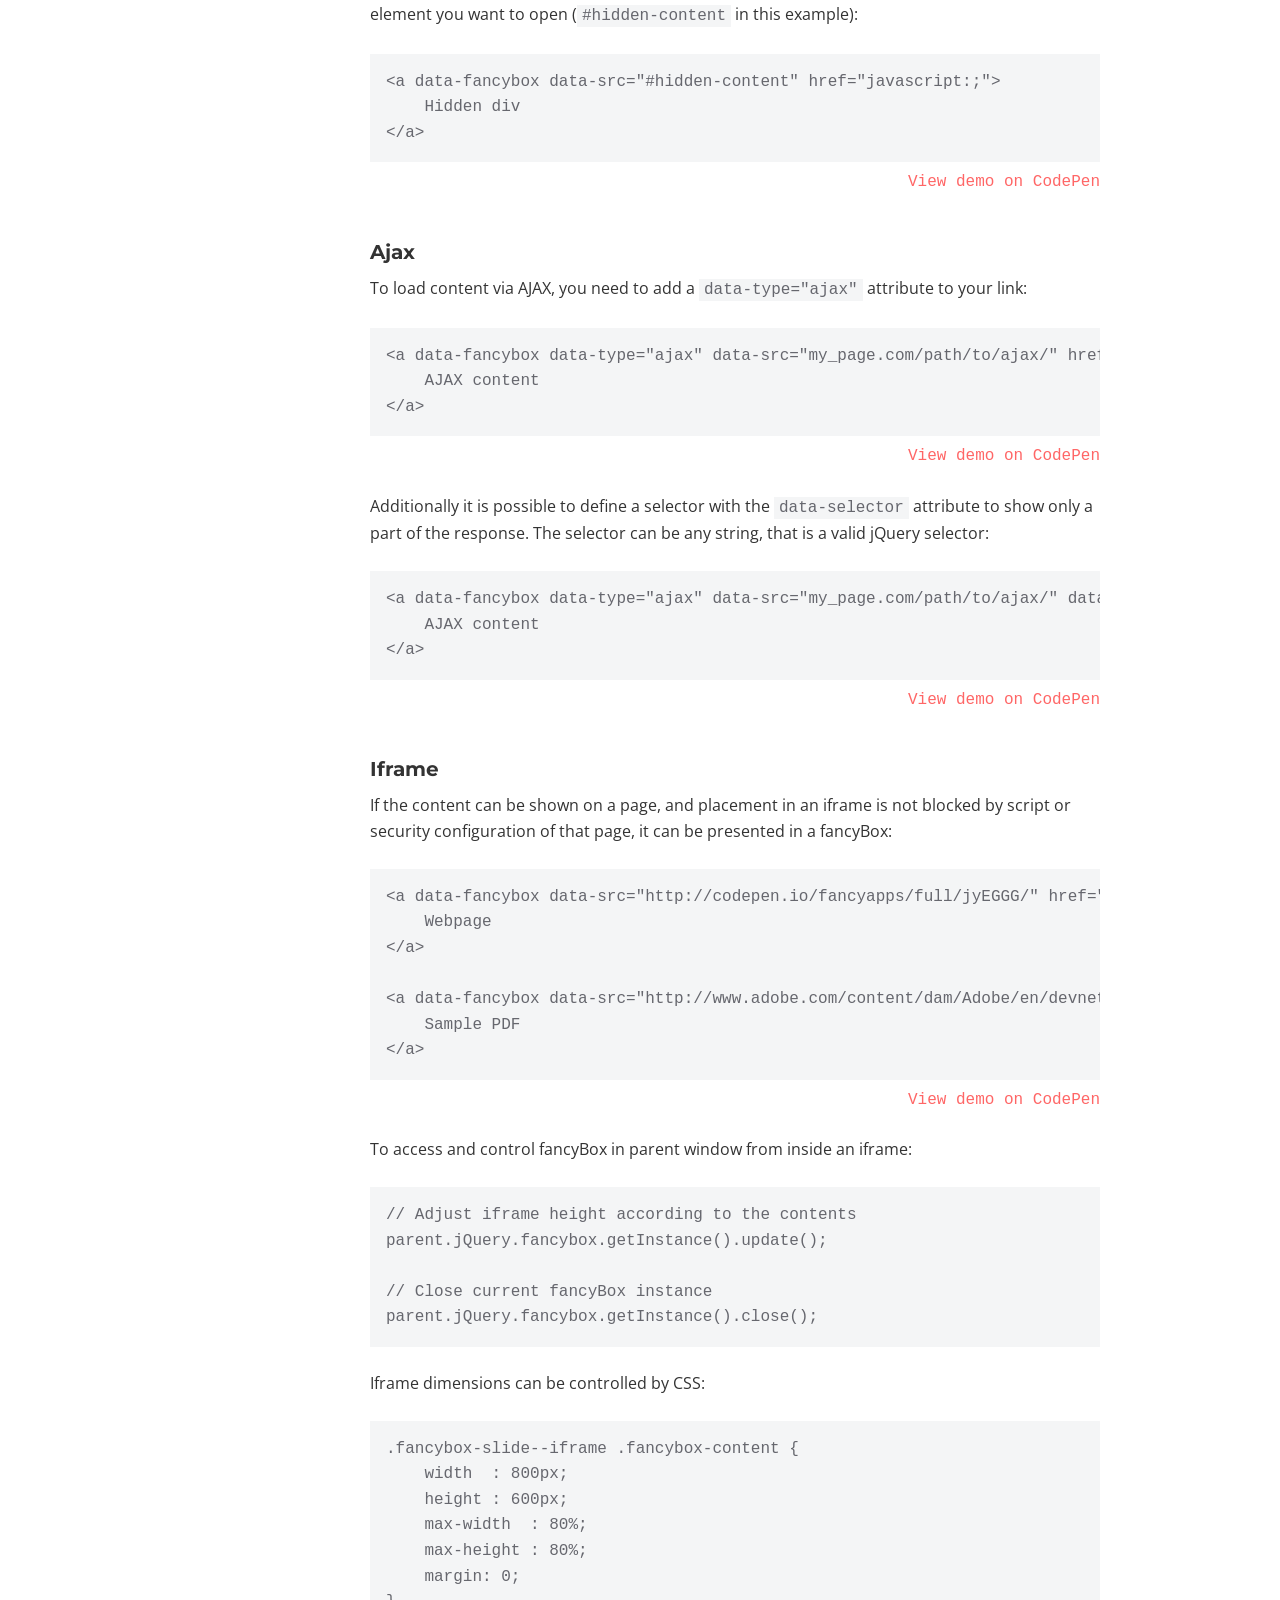
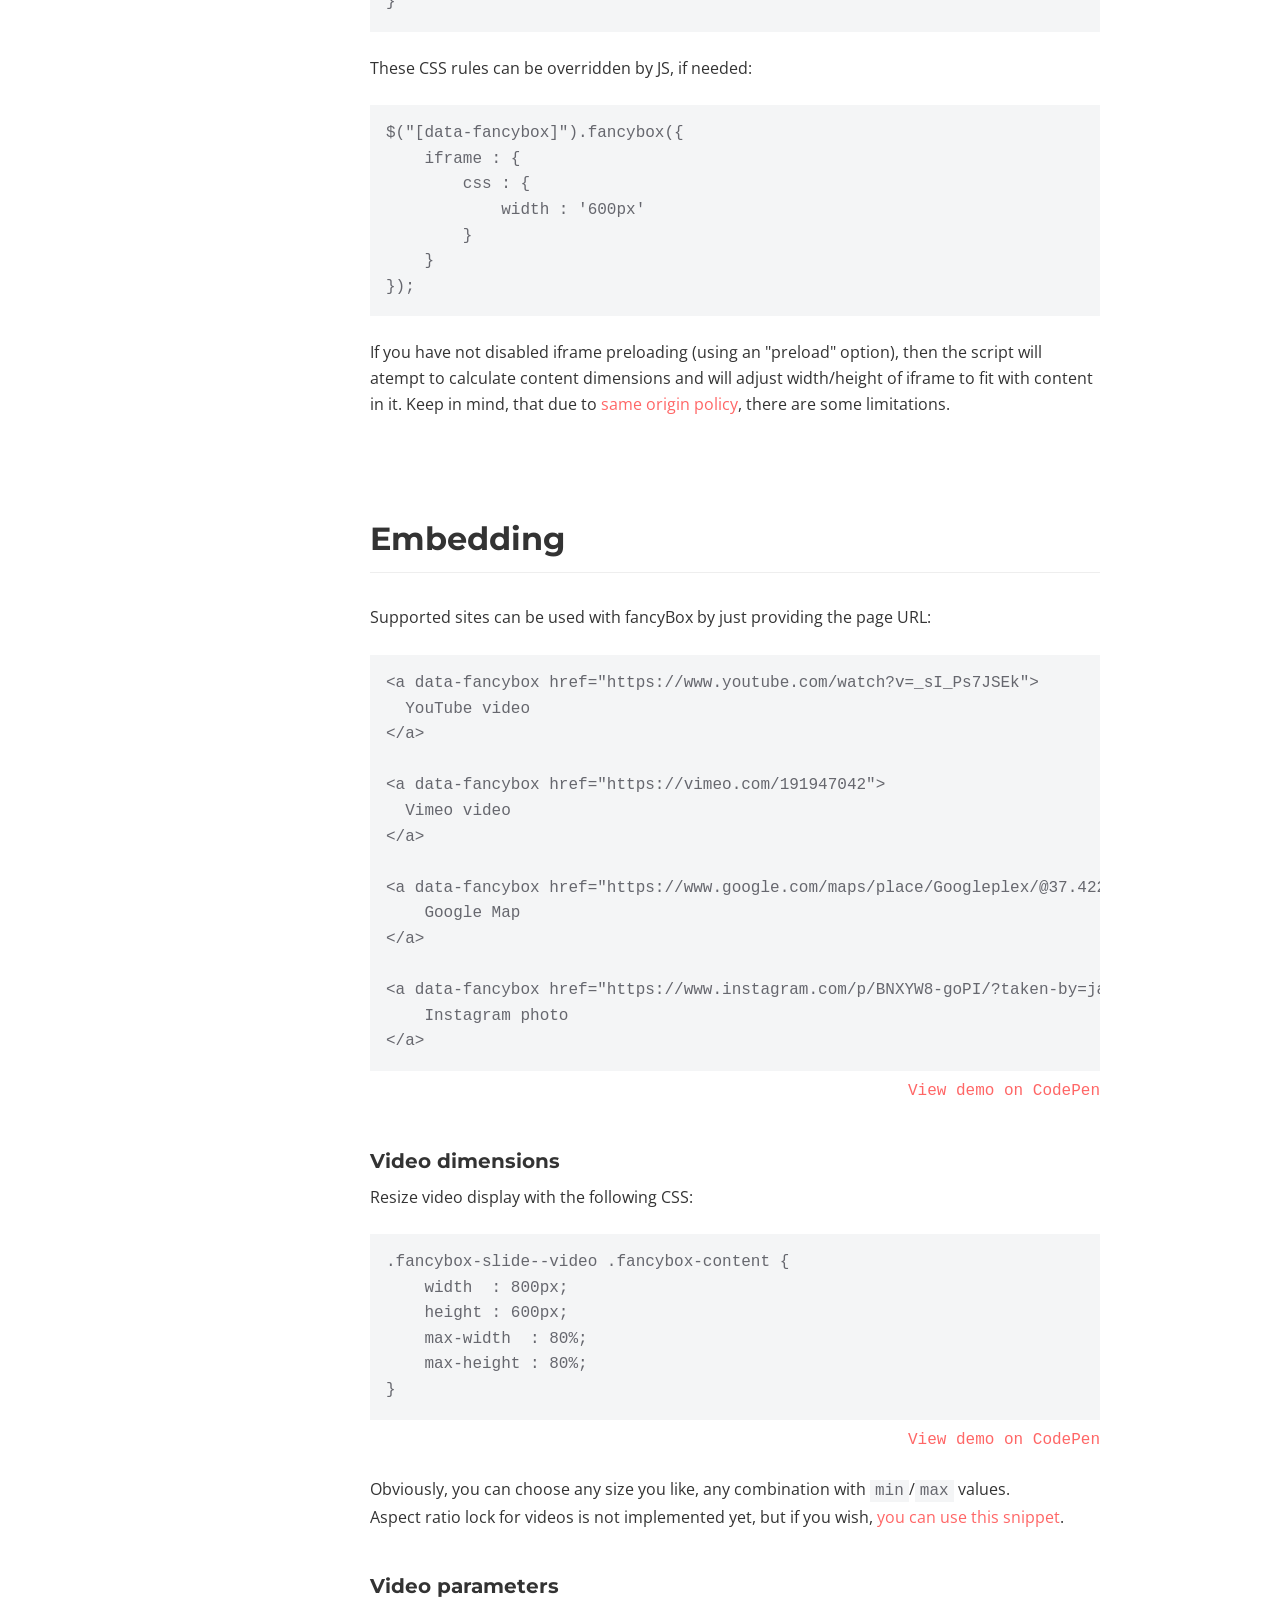
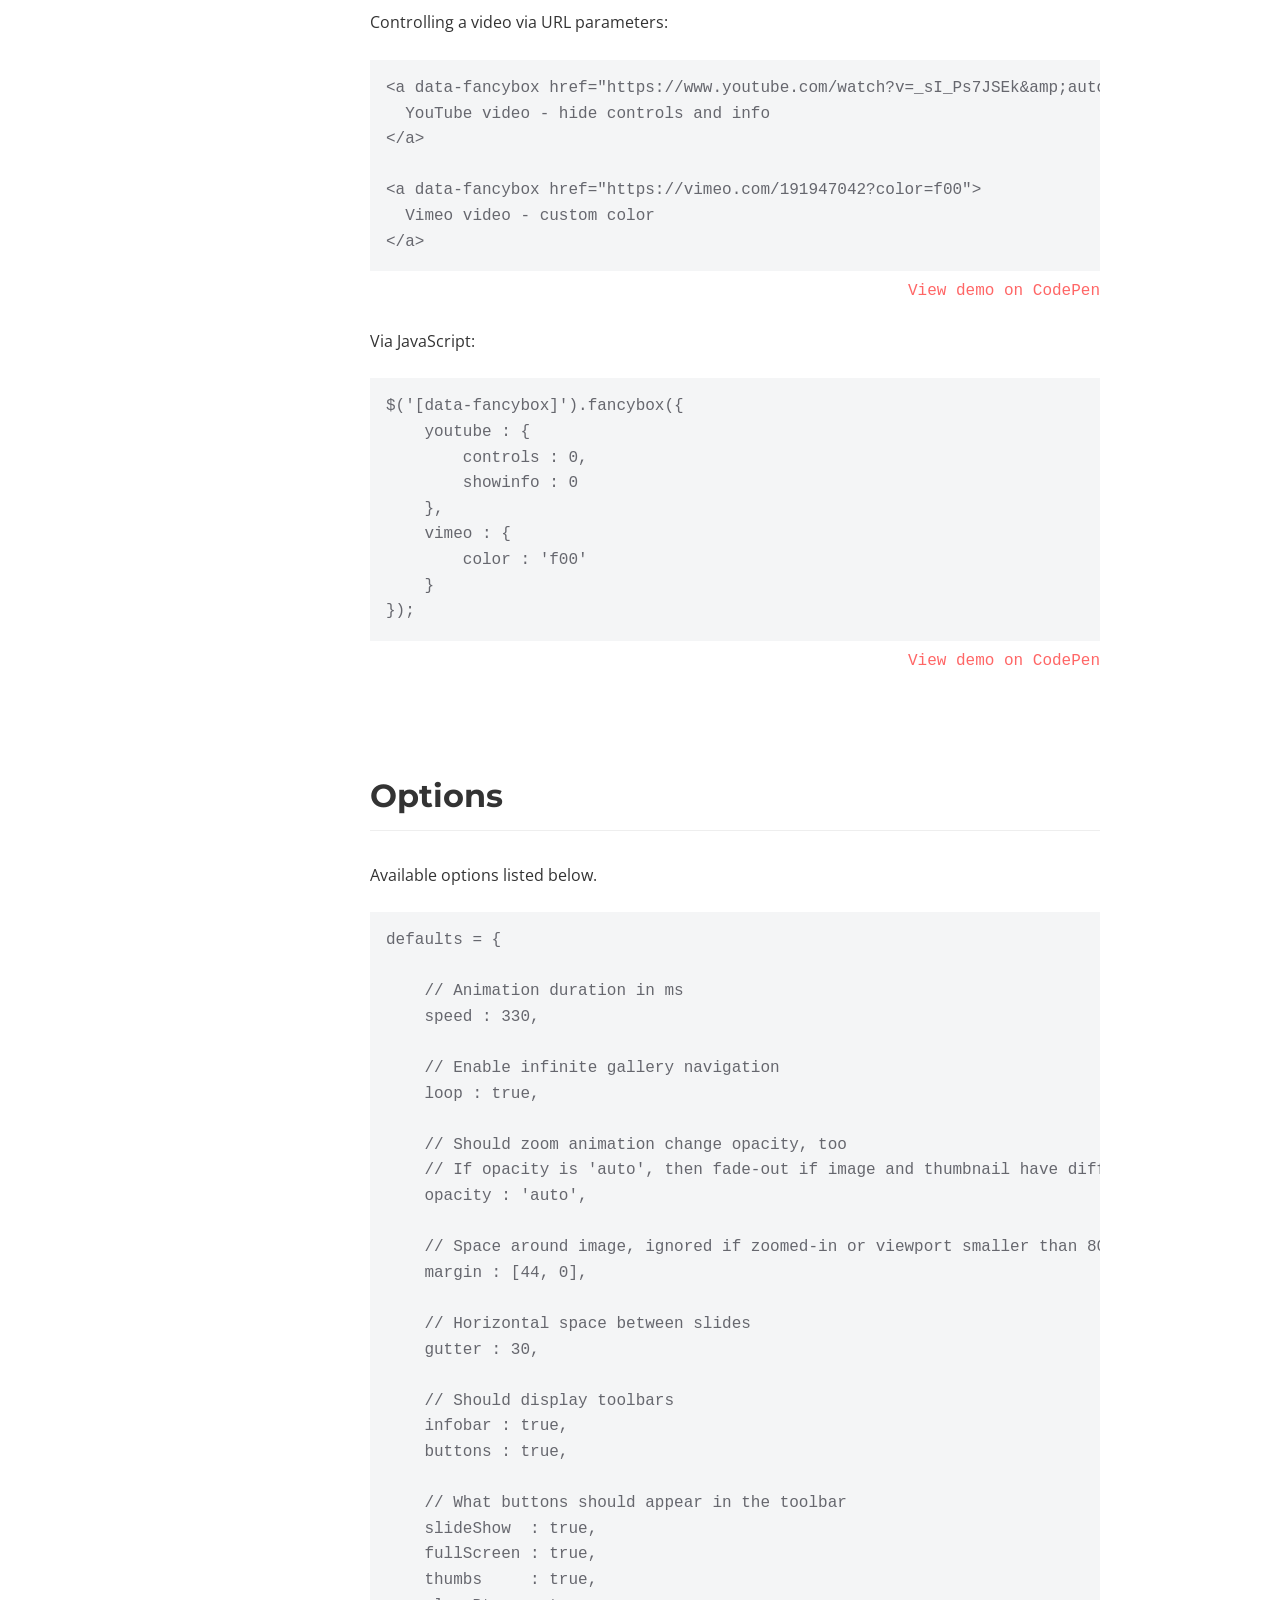
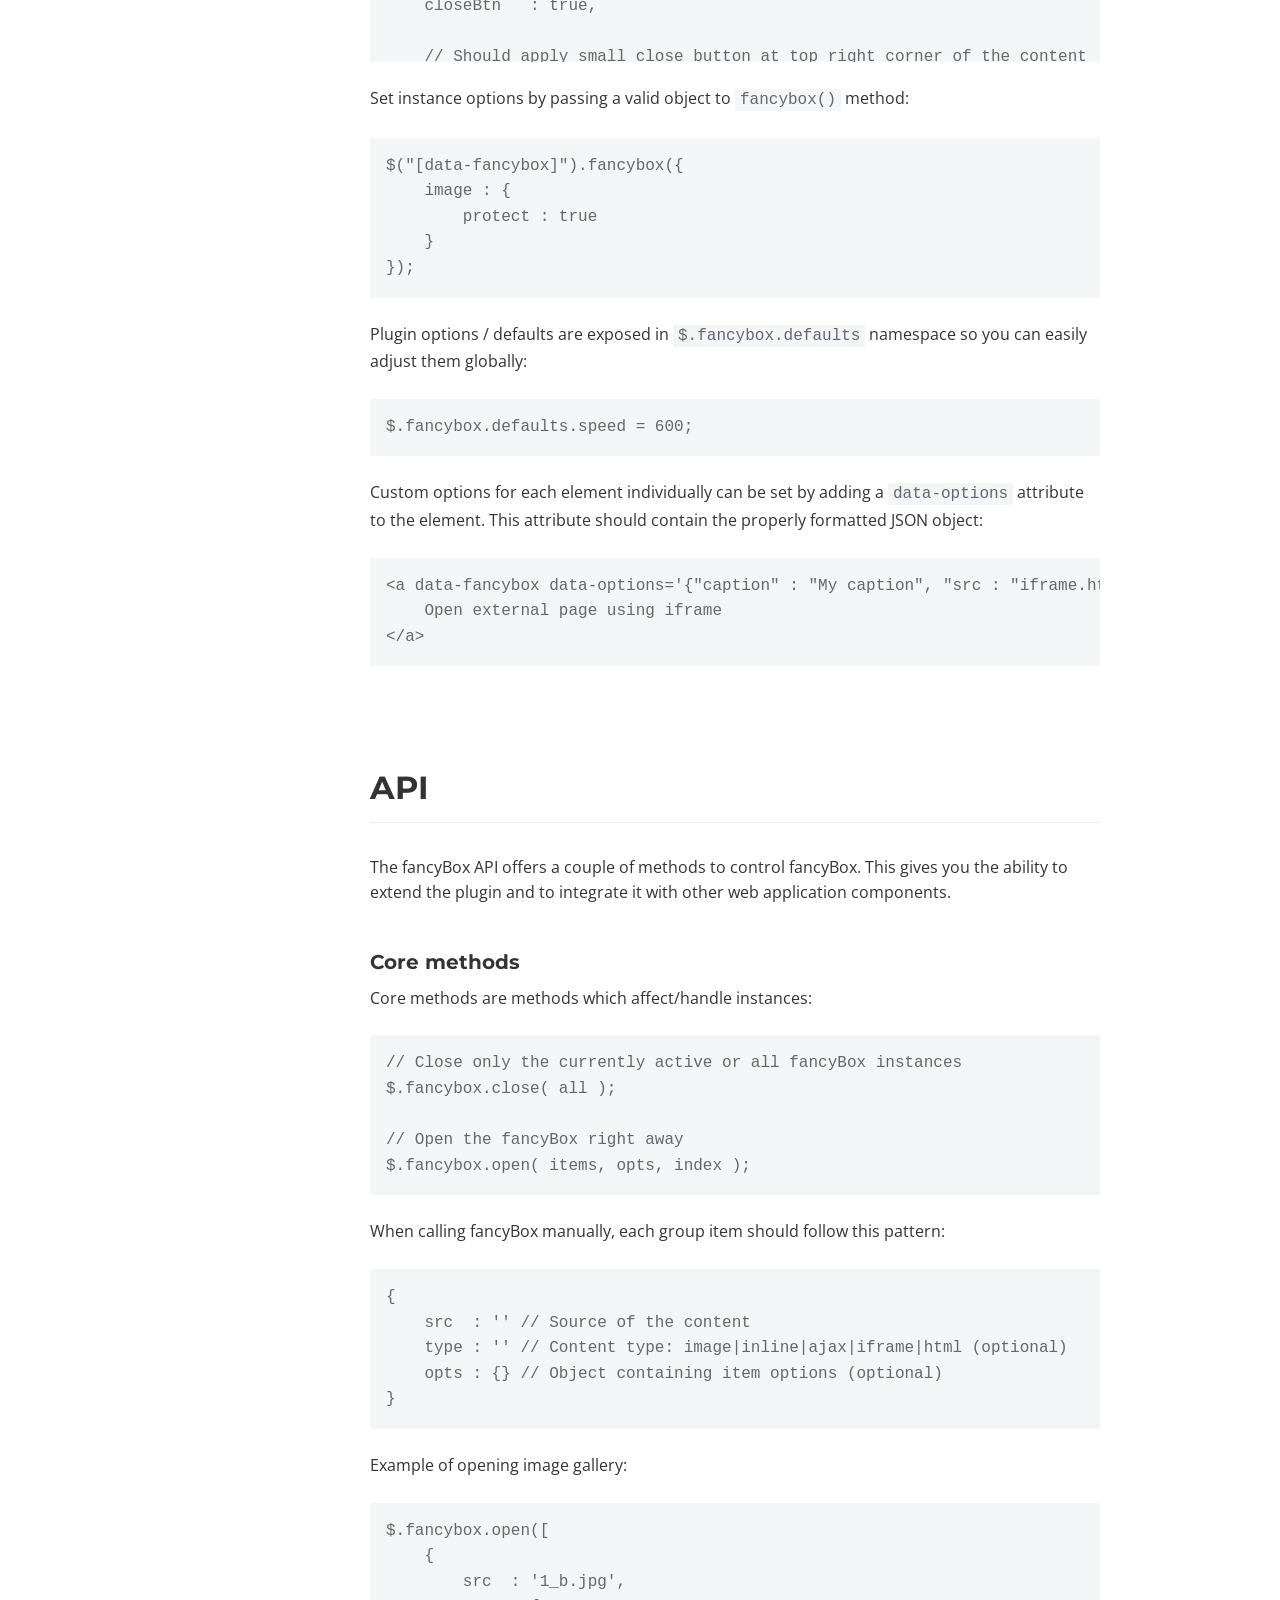
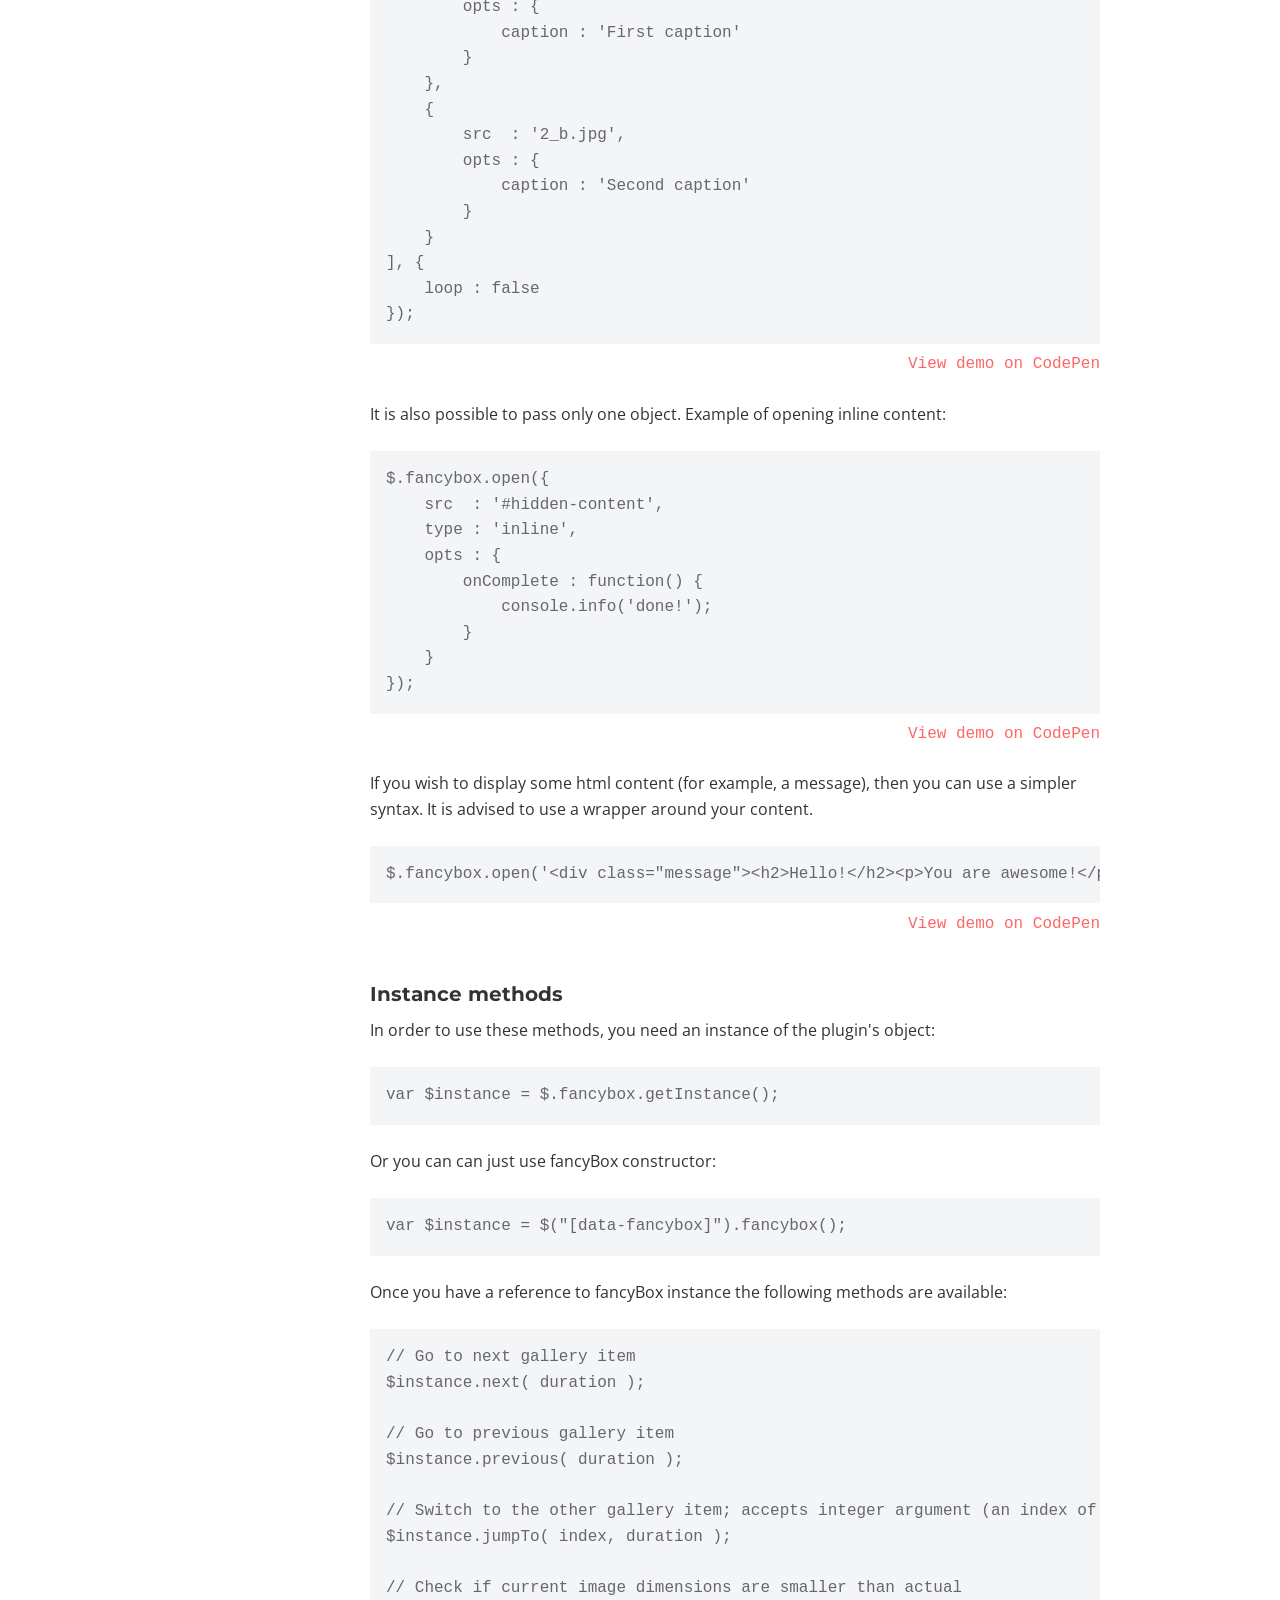
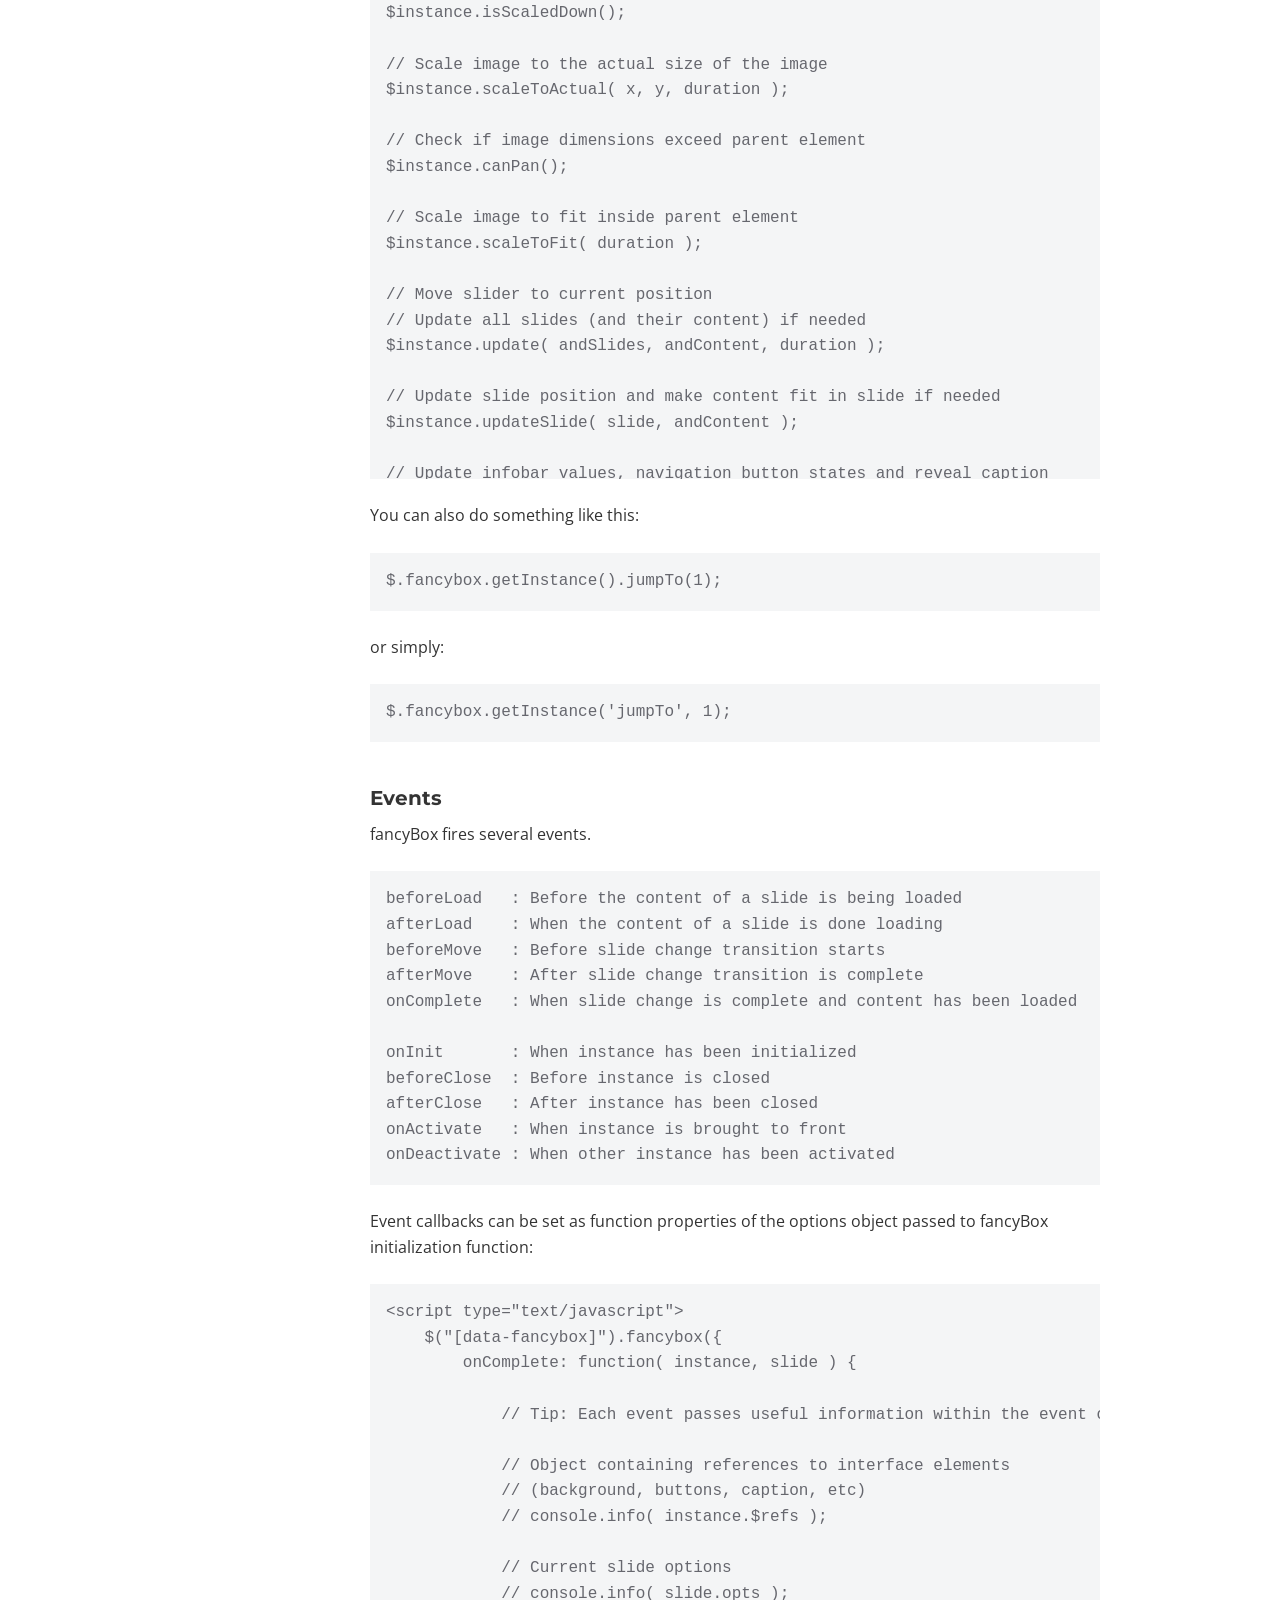
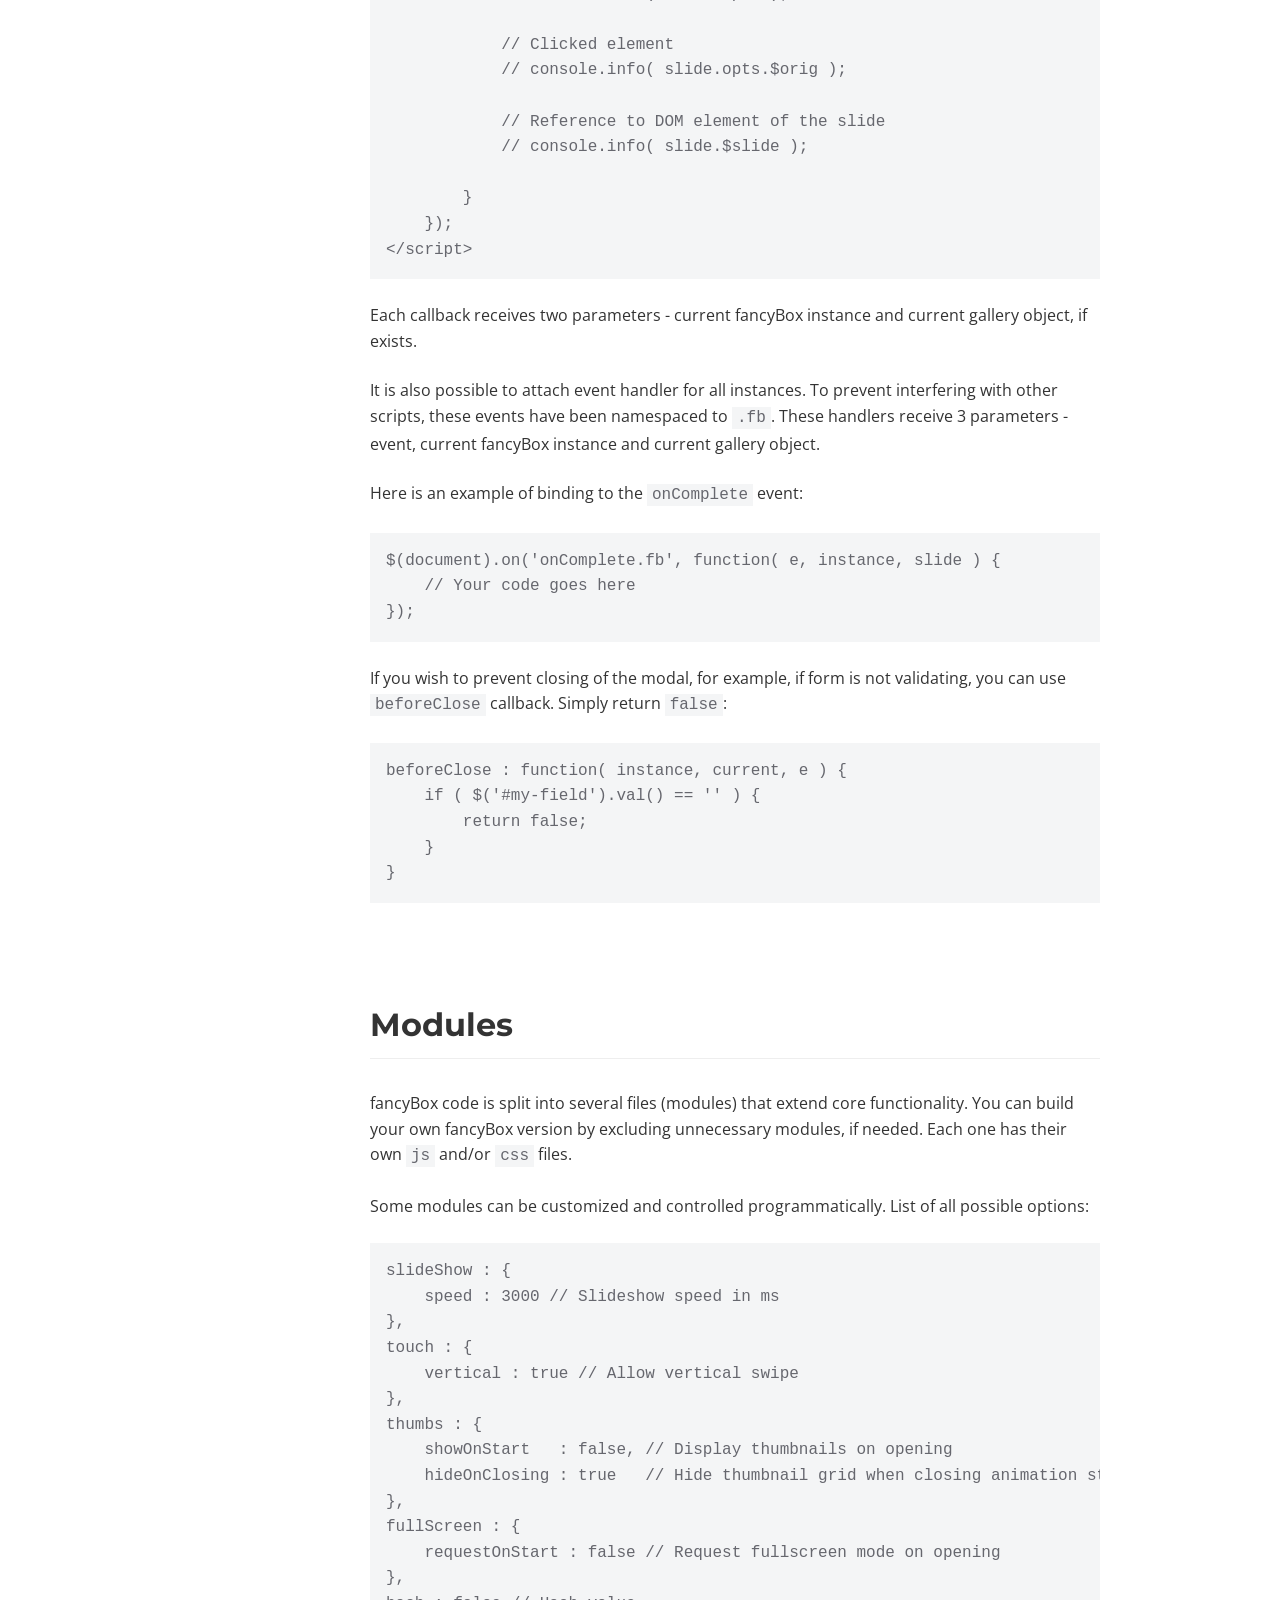
<file: src/vendor/fancybox/docs/index.html>
<!doctype html>
<html>
<head>
	<title>fancyBox - touch enabled, responsive and fully customizable lightbox script</title>

	<meta name="viewport" content="user-scalable=no, width=device-width, initial-scale=1.0, maximum-scale=1.0">
	<meta content="text/html;charset=utf-8" http-equiv="Content-Type">

	<link href="https://fonts.googleapis.com/css?family=Montserrat:400,700|Open+Sans:400,700" rel="stylesheet" />

	<script src="//code.jquery.com/jquery-3.1.1.min.js"></script>

	<style>
		/* Reset */

		html, body, div, span, applet, object, iframe, h1, h2, h3, h4, h5, h6, p, blockquote, pre, a, abbr, acronym, address, big, cite, code, del, dfn, em, img, ins, kbd, q, s, samp, small, strike, strong, sub, sup, tt, var, b, u, i, center, dl, dt, dd, ol, ul, li, fieldset, form, label, legend, table, caption, tbody, tfoot, thead, tr, th, td, article, aside, canvas, details, embed, figure, figcaption, footer, header, hgroup, menu, nav, output, ruby, section, summary, time, mark, audio, video {
			margin: 0;
			padding: 0;
			border: 0;
			font-size: 100%;
			font: inherit;
			vertical-align: baseline;
		}

		html {
		 	box-sizing: border-box;
		}

		*, *:before, *:after {
		 	box-sizing: inherit;
		}

		article, aside, details, figcaption, figure, footer, header, hgroup, menu, nav, section {
			display: block;
		}

		table {
			border-collapse: collapse;
			border-spacing: 0;
		}

		/* Common styling */

		body {
			-webkit-text-size-adjust: none;
			font-family: 'Open Sans', 'Helvetica Neue', Helvetica, Arial, sans-serif;
			font-size: 16px;
			line-height: 1.6;
			color: #333;
		}

		h1, h2, h3 {
			font-family: 'Montserrat', 'Helvetica Neue', Helvetica, Arial, sans-serif;
			font-weight: 700;
			color: #333;
		}

		a {
			color: #FF6666;
			text-decoration: none;
		}

		a:hover {
			text-decoration: underline;
		}

		a.active {
			font-weight: bold;
		}

		h1, h2, h3 {
		    font-family: 'Montserrat', sans-serif;
		    font-weight: 700;
		    color: #333;
		}

		h1 {
			font-size: 2.5em;
			font-weight: bold;
			letter-spacing: -1px;
		}

		h1 a:hover {
			text-decoration: none;
		}

		h2 {
			margin: 3em 0 1em 0;
			padding-bottom: 0.25em;
			font-size: 2em;
			border-bottom: 1px solid #eee;
		}

		h2:first-of-type {
			margin-top: 0;
		}

		h3 {
			margin-top: 2em;
			font-size: 1.25em;
		}

		b {
			font-weight: 700;
		}

		p {
			margin: 0.5em 0 1.5em 0;
		}

		p:last-child {
			margin-bottom: 0;
		}

		ul {
		    padding-left: 2em;
		    margin: 0.5em 0 1.5em 0;
		}

		pre, code, .demo {
			font-family: Consolas,"Liberation Mono",Courier,monospace;
		}

		pre, code {
			background: #F4F5F6;
			color: #66676E;
		}

		pre {
			padding: 1em;
			margin-bottom: 1.5em;
			overflow: auto;
			max-height: calc(100vh - 150px);
			-moz-tab-size: 4;
			tab-size: 4;
		}

		code {
			padding: 2px 5px;
		}

		pre code {
			padding: 0;
		}

		.demo {
			margin-top: -1em;
			text-align: right;
		}


		/* Layout */

		header {
			position: relative;
			padding: 6em 0 6em 0;
			margin-bottom: 3em;
			background: #FF6666;
			color: #fff;
			text-align: right;
		}

		header:before {
			content: '';
			position: absolute;
			left: 0;
			right: 0;
			top: 100%;
			height: 500px;
			background: #fff;
			-webkit-transform-origin: right;
			    -ms-transform-origin: right;
			       transform-origin: right;
			-webkit-transform: skewY(2deg);
			    -ms-transform: skewY(2deg);
			        transform: skewY(2deg);
		}

		.content {
			position: relative;
			max-width: 1020px;
			margin: 0 auto;
			padding: 0 50px;
		}

		section .content {
			padding-left: 240px;
		}

		footer .content {
			padding: 6em 50px 3em 240px;
		}

		aside {
			position: absolute;
			top: 0;
			left : 50px;
			width: 200px;
		}

		/* Header */

		header h1, header h1 a {
			color: #fff;
		}

		header ul {
			margin: 0;
			padding: 0;
			list-style: none;
		}

		header ul li {
			display: inline-block;
			margin-right: 0.5em;
		}

		header ul li a {
			font-size: 1.125em;
			color: #fff;
		}

		/* Sidebar */

		aside ul {
			position: relative;;
			top: 0;
			list-style: none;
			padding: 1.5em 0;
			margin: 0;
		}

		aside ul ul {
			padding: 0 0 0.5em 1.5em;
			font-size: 90%;
		}

		@media all and (max-width: 800px) {

			aside {
				position: relative;
				left: 0;
			}

			.content {
				padding: 0 25px;
			}

			section .content,
			footer .content {
				padding-left: 25px;
			}

		}

	</style>
</head>
<body>

	<header>
		<div class="content">
			<h1><a href="http://fancyapps.com/fancybox/3/">fancyBox3</a> Documentation</h1>

			<ul>
				<li><a href="http://fancyapps.com/fancybox/3/">Homepage</a></li>
				<li><a href="http://fancyapps.com/fancybox/3/docs/">Documentation</a></li>
				<li><a href="http://fancyapps.com/store/">Store</a></li>
				<li><a href="https://github.com/fancyapps/fancybox">Github</a></li>
			</ul>
		</div>
	</header>

	<section>
		<div class="content">

			<aside>
				<ul class="sticky">
					<li><a href="#setup">Setup</a></li>
					<li><a href="#usage">How to Use</a></li>
					<li>
						<a href="#media_types">Media types</a>

						<ul>
							<li><a href="#images">Images</a></li>
							<li><a href="#inline">Inline</a></li>
							<li><a href="#ajax">Ajax</a></li>
							<li><a href="#iframe">Iframe</a></li>
						</ul>
					</li>
					<li><a href="#embedding">Embedding</a></li>
					<li><a href="#options">Options</a></li>
					<li><a href="#api">Api</a></li>
					<li><a href="#modules">Modules</a></li>
					<li><a href="#faq">FAQ</a></li>
				</ul>
			</aside>

<!--

	Setup
	=====

-->
			<h2 id="setup">Setup</h2>

			<p>
				You can install fancyBox by linking <code>.css</code> and <code>.js</code> to your html file.

				Make sure you also load the jQuery library.
				Below is a basic HTML template to use as an example:
			</p>

			<pre>&lt;!DOCTYPE html&gt;
&lt;html&gt;
&lt;head&gt;
	&lt;meta charset=&quot;utf-8&quot;&gt;
	&lt;title&gt;My page&lt;/title&gt;

	&lt;!-- CSS --&gt;
	&lt;link rel=&quot;stylesheet&quot; type=&quot;text/css&quot; href=&quot;jquery.fancybox.min.css&quot;&gt;
&lt;/head&gt;
&lt;body&gt;

	&lt;!-- Your HTML content goes here --&gt;

	&lt;!-- JS --&gt;
	&lt;script src=&quot;//code.jquery.com/jquery-3.1.1.min.js&quot;&gt;&lt;/script&gt;
	&lt;script src=&quot;jquery.fancybox.min.js&quot;&gt;&lt;/script&gt;
&lt;/body&gt;
&lt;/html&gt;
</pre>

			<p><b>Tips</b>:</p>

			<ul>
				<li>Make sure you add the jQuery library first</li>
				<li>If you already have jQuery on your page, you shouldn't include it second time</li>
				<li>Do not include both fancybox.js and fancybox.min.js files</li>
			</ul>

			<h3>Downloading using Bower</h3>

			<p>
				You can install the latest version of fancyBox with the command:
			</p>


			<pre><code>bower install fancybox</code></pre>

			<p>
				This will install fancyBox to Bower's install directory, the default being <code>bower_components</code>. <br />
				Within <code>bower_components/fancybox/dist/</code> you will find an uncompressed release and a compressed release.
			</p>

			<h3>Using jQuery with a CDN</h3>
			
			<p>
				CDNJS CDN also host compressed and uncompressed versions of fancyBox - <br />
				<a href="https://cdnjs.com/libraries/fancybox/" target="_blank">https://cdnjs.com/libraries/fancybox/</a>

			</p>
<!--

	How To Use
	==========

-->
			<h2 id="usage">How to Use</h2>

			<p>
				There are a few ways you can use fancyBox.
			</p>


			<h3>Initialize with data attributes</h3>

			<p>
				The most basic way to use fancyBox is by adding the <code>data-fancybox</code> attribute to a link.
				A caption can be added using the <code>data-caption</code> attribute. Example:
			</p>

			<pre>&lt;a href="image.jpg" data-fancybox data-caption="My caption"&gt;
	&lt;img src="thumbnail.jpg" alt="" /&gt;
&lt;/a&gt;</pre>

			<p>
				If you have a group of items, you can use the same attribute <code>data-fancybox</code> value for each of them to create a gallery.
				Each group should have a unique value:
			</p>

			<pre>&lt;a href="image_1.jpg" data-fancybox="group" data-caption="Caption #1"&gt;
	&lt;img src="thumbnail_1.jpg" alt="" /&gt;
&lt;/a&gt;

&lt;a href="image_2.jpg" data-fancybox="group" data-caption="Caption #2"&gt;
	&lt;img src="thumbnail_2.jpg" alt="" /&gt;
&lt;/a&gt;
</pre>

			<p>
				<b>Tip</b>:

				fancyBox attempts to automatically detect the type of content based on the given url.

				If it cannot be detected, the type can also be set manually using <code>data-type</code> attribute:

				<pre>&lt;a href="images.php?id=123" data-type="image" data-caption="Caption"&gt;
	Show image
&lt;/a&gt;</pre>
			</p>



			<h3>Initialize with JavaScript</h3>

			<p>
				To bind fancyBox events on any element, select with a jQuery selector and call the <code>fancybox</code> method:
			</p>

			<pre><code>&lt;script type=&quot;text/javascript&quot;&gt;
	$(&quot;[data-fancybox]&quot;).fancybox({
		// Options will go here
	});
&lt;/script&gt;</code></pre>


			<h3>Manual calling of fancyBox</h3>

			<p>
				fancyBox can be activated at any point within Javascript and therefore does not necessarily need a trigger element.

				Example of displaying a simple message:
			</p>

			<pre><code>$.fancybox.open('&lt;div class=&quot;message&quot;&gt;&lt;h2&gt;Hello!&lt;/h2&gt;&lt;p&gt;You are awesome!&lt;/p&gt;&lt;/div&gt;');</code></pre>

			<p>
				See <a href="#api">API section</a> for more information.
			</p>

<!--

	Examples
	=========

-->
			<h2 id="media_types">Media types</h2>


			<h3 id="images">Images</h3>

			<p>
				The standard way of using fancyBox is with a number of thumbnail images that link to larger images:
			</p>

			<pre><code>&lt;a href="image.jpg" data-fancybox="images" data-caption="My caption"&gt;
	&lt;img src="thumbnail.jpg" alt="" /&gt;
&lt;/a&gt;</code></pre>

			<p class="demo">
				<a href="http://codepen.io/fancyapps/pen/jyEGGG/?editors=1000" target="_blank">View demo on CodePen</a>
			</p>

			<p>
				By default, fancyBox fully preloads an image before displaying it.
				You can choose to display the image right away.
				It will render and show the full size image while the data is being received.
				To do so, some attributes are necessary:
			</p>

			<ul>
				<li><code>data-width</code>  - the real width of the image</li>
				<li><code>data-height</code> - the real height of the image</li>
			</ul>

			<pre><code>&lt;a href=&quot;image.jpg&quot; data-fancybox=&quot;images&quot; data-width=&quot;2048&quot; data-height=&quot;1365&quot;&gt;
    &lt;img src=&quot;thumbnail.jpg&quot; /&gt;
&lt;/a&gt;</code></pre>
			<p class="demo">
				<a href="http://codepen.io/fancyapps/pen/wgBrXd?editors=1000" target="_blank">View demo on CodePen</a>
			</p>

			<p>
				fancyBox supports "scrset" so I can display different images based on viewport width. You can use this to improve download times for mobile users and over time save bandwidth.
				Example:
			</p>

			<pre><code>&lt;a href=&quot;medium.jpg&quot; data-fancybox=&quot;images&quot; data-srcset=&quot;large.jpg 1600w, medium.jpg 1200w, small.jpg 640w&quot;&gt;
	&lt;img src=&quot;thumbnail.jpg&quot; /&gt;
&lt;/a&gt;</code></pre>
			<p class="demo">
				<a href="https://codepen.io/fancyapps/pen/bqbpbO?editors=1000" target="_blank">View demo on CodePen</a>
			</p>

			<p>
				It is also possible to protect images from downloading by right-click.
				While this does not protect from truly determined users, it should discourage the vast majority from ripping off your files.
			</p>

			<pre><code>$('[data-fancybox]').fancybox({
	image : {
		protect: true
	}
});</code></pre>
			<p class="demo">
				<a href="http://codepen.io/fancyapps/pen/RKKqLx?editors=1010" target="_blank">View demo on CodePen</a>
			</p>


			<h3 id="inline">Inline</h3>

			<p>
				For your Inline HTML you have to place a DIV Container into the content of the page:
			</p>

			<pre><code>&lt;div style=&quot;display: none;&quot; id=&quot;hidden-content&quot;&gt;
	&lt;h2&gt;Hello&lt;/h2&gt;
	&lt;p&gt;You are awesome.&lt;/p&gt;
&lt;/div&gt;</code></pre>

			<p>
				And then simply create a link using <code>data-src</code> attribute that matches CSS id selector of the element you want to open (<code>#hidden-content</code> in this example):
			</p>

			<pre><code>&lt;a data-fancybox data-src=&quot;#hidden-content&quot; href=&quot;javascript:;&quot;&gt;
	Hidden div
&lt;/a&gt;</code></pre>
			<p class="demo">
				<a href="http://codepen.io/fancyapps/pen/MJYOOd?editors=1000" target="_blank">View demo on CodePen</a>
			</p>

			<h3 id="ajax">Ajax</h3>

			<p>
				To load content via AJAX, you need to add a <code>data-type="ajax"</code> attribute to your link:
			</p>

			<pre><code>&lt;a data-fancybox data-type=&quot;ajax&quot; data-src=&quot;my_page.com/path/to/ajax/&quot; href=&quot;javascript:;&quot;&gt;
	AJAX content
&lt;/a&gt;</code></pre>
			<p class="demo">
				<a href="http://codepen.io/fancyapps/pen/JEoOvK?editors=1100" target="_blank">View demo on CodePen</a>
			</p>

			<p>
				Additionally it is possible to define a selector with the <code>data-selector</code> attribute to show only a part of the response. The selector can be any string, that is a valid jQuery selector:
			</p>

			<pre><code>&lt;a data-fancybox data-type=&quot;ajax&quot; data-src=&quot;my_page.com/path/to/ajax/&quot; data-selector=&quot;#two&quot; href=&quot;javascript:;&quot;&gt;
	AJAX content
&lt;/a&gt;
</code></pre>
			<p class="demo">
				<a href="http://codepen.io/fancyapps/pen/MJwWKz?editors=1100" target="_blank">View demo on CodePen</a>
			</p>

			<h3 id="iframe">Iframe</h3>

			<p>
				If the content can be shown on a page, and placement in an iframe is not blocked by script or security configuration of that page,
				it can be presented in a fancyBox:
			</p>

			<pre><code>&lt;a data-fancybox data-src=&quot;http://codepen.io/fancyapps/full/jyEGGG/&quot; href=&quot;javascript:;&quot;&gt;
	Webpage
&lt;/a&gt;

&lt;a data-fancybox data-src=&quot;http://www.adobe.com/content/dam/Adobe/en/devnet/acrobat/pdfs/pdf_open_parameters.pdf&quot; href=&quot;javascript:;&quot;&gt;
	Sample PDF
&lt;/a&gt;
</code></pre>
			<p class="demo">
				<a href="http://codepen.io/fancyapps/pen/BpymvO?editors=1000" target="_blank">View demo on CodePen</a>
			</p>


			<p>
				To access and control fancyBox in parent window from inside an iframe:
			</p>

			<pre><code>// Adjust iframe height according to the contents
parent.jQuery.fancybox.getInstance().update();

// Close current fancyBox instance
parent.jQuery.fancybox.getInstance().close();</code></pre>


			<p>
				Iframe dimensions can be controlled by CSS:
			</p>

			<pre><code>.fancybox-slide--iframe .fancybox-content {
	width  : 800px;
	height : 600px;
	max-width  : 80%;
	max-height : 80%;
	margin: 0;
}</code></pre>


			<p>
				These CSS rules can be overridden by JS, if needed:
			</p>

			<pre><code>$(&quot;[data-fancybox]&quot;).fancybox({
	iframe : {
		css : {
			width : '600px'
		}
	}
});</code></pre>


			<p>
				If you have not disabled iframe preloading (using an "preload" option), then the script will atempt to
				calculate content dimensions and will adjust width/height of iframe to fit with content in it.
				Keep in mind, that due to <a href="https://en.wikipedia.org/wiki/Same-origin_policy" target="_blank">same origin policy</a>,
				there are some limitations.
			</p>

<!--

	Embedding
	=======

-->
			<h2 id="embedding">Embedding</h2>

			<p>
				Supported sites can be used with fancyBox by just providing the page URL:
			</p>

			<pre><code>&lt;a data-fancybox href="https://www.youtube.com/watch?v=_sI_Ps7JSEk"&gt;
  YouTube video
&lt;/a&gt;

&lt;a data-fancybox href="https://vimeo.com/191947042"&gt;
  Vimeo video
&lt;/a&gt;

&lt;a data-fancybox href=&quot;https://www.google.com/maps/place/Googleplex/@37.4220041,-122.0833494,17z/data=!4m5!3m4!1s0x0:0x6c296c66619367e0!8m2!3d37.4219998!4d-122.0840572&quot;&gt;
	Google Map
&lt;/a&gt;

&lt;a data-fancybox href=&quot;https://www.instagram.com/p/BNXYW8-goPI/?taken-by=jamesrelfdyer&quot; data-caption=&quot;&lt;span title=&amp;quot;Edited&amp;quot;&gt;balloon rides at dawn ✨🎈&lt;br&gt;was such a magical experience floating over napa valley as the golden light hit the hills.&lt;br&gt;&lt;a href=&amp;quot;https://www.instagram.com/jamesrelfdyer/&amp;quot;&gt;@jamesrelfdyer&lt;/a&gt;&lt;/span&gt;&quot;&gt;
	Instagram photo
&lt;/a&gt;</code></pre>
			<p class="demo">
				<a href="http://codepen.io/fancyapps/pen/LxEOwL?editors=1000" target="_blank">View demo on CodePen</a>
			</p>

			<h3>Video dimensions</h3>

			<p>
				Resize video display with the following CSS:
			</p>

			<pre><code>.fancybox-slide--video .fancybox-content {
	width  : 800px;
	height : 600px;
	max-width  : 80%;
	max-height : 80%;
}</code></pre>
			<p class="demo">
				<a href="http://codepen.io/fancyapps/pen/PWZrzw?editors=1100" target="_blank">View demo on CodePen</a>
			</p>

			<p>
				Obviously, you can choose any size you like, any combination with <code>min</code>/<code>max</code> values.
				<br />
				Aspect ratio lock for videos is not implemented yet, but if you wish, <a href="http://codepen.io/fancyapps/pen/dNzaQq?editors=1010" target="_blank">you can use this snippet</a>.
			</p>



			<h3>Video parameters</h3>

			<p>
				Controlling a video via URL parameters:
			</p>

			<pre><code>&lt;a data-fancybox href=&quot;https://www.youtube.com/watch?v=_sI_Ps7JSEk&amp;amp;autoplay=1&amp;amp;rel=0&amp;amp;controls=0&amp;amp;showinfo=0&quot;&gt;
  YouTube video - hide controls and info
&lt;/a&gt;

&lt;a data-fancybox href=&quot;https://vimeo.com/191947042?color=f00&quot;&gt;
  Vimeo video - custom color
&lt;/a&gt;</code></pre>
			<p class="demo">
				<a href="http://codepen.io/fancyapps/pen/mRVNyO?editors=1000" target="_blank">View demo on CodePen</a>
			</p>


			<p>
				Via JavaScript:
			</p>

			<pre><code>$('[data-fancybox]').fancybox({
	youtube : {
		controls : 0,
		showinfo : 0
	},
	vimeo : {
		color : 'f00'
	}
});</code></pre>
			<p class="demo">
				<a href="http://codepen.io/fancyapps/pen/Qdyeyr?editors=1010" target="_blank">View demo on CodePen</a>
			</p>

<!--

	Options
	=======

-->
			<h2 id="options">Options</h2>

			<p>
				Available options listed below.
			</p>

			<pre>defaults = {

	// Animation duration in ms
	speed : 330,

	// Enable infinite gallery navigation
	loop : true,

	// Should zoom animation change opacity, too
	// If opacity is 'auto', then fade-out if image and thumbnail have different aspect ratios
	opacity : 'auto',

	// Space around image, ignored if zoomed-in or viewport smaller than 800px
	margin : [44, 0],

	// Horizontal space between slides
	gutter : 30,

	// Should display toolbars
	infobar : true,
	buttons : true,

	// What buttons should appear in the toolbar
	slideShow  : true,
	fullScreen : true,
	thumbs     : true,
	closeBtn   : true,

	// Should apply small close button at top right corner of the content
	// If 'auto' - will be set for content having type 'html', 'inline' or 'ajax'
	smallBtn : 'auto',

	image : {

		// Wait for images to load before displaying
		// Requires predefined image dimensions
		// If 'auto' - will zoom in thumbnail if 'width' and 'height' attributes are found
		preload : &quot;auto&quot;,

		// Protect an image from downloading by right-click
		protect : false

	},

	ajax : {

		// Object containing settings for ajax request
		settings : {

			// This helps to indicate that request comes from the modal
			// Feel free to change naming
			data : {
				fancybox : true
			}
		}

	},

	iframe : {

		// Iframe template
		tpl : '&lt;iframe id=&quot;fancybox-frame{rnd}&quot; name=&quot;fancybox-frame{rnd}&quot; class=&quot;fancybox-iframe&quot; frameborder=&quot;0&quot; vspace=&quot;0&quot; hspace=&quot;0&quot; webkitAllowFullScreen mozallowfullscreen allowFullScreen allowtransparency=&quot;true&quot; src=&quot;&quot;&gt;&lt;/iframe&gt;',

		// Preload iframe before displaying it
		// This allows to calculate iframe content width and height
		// (note: Due to &quot;Same Origin Policy&quot;, you can't get cross domain data).
		preload : true,

		// Scrolling attribute for iframe tag
		scrolling : 'no',

		// Custom CSS styling for iframe wrapping element
		css : {}

	},

	// Custom CSS class for layout
	baseClass : '',

	// Custom CSS class for slide element
	slideClass : '',

	// Base template for layout
	baseTpl	: '&lt;div class=&quot;fancybox-container&quot; role=&quot;dialog&quot; tabindex=&quot;-1&quot;&gt;' +
			'&lt;div class=&quot;fancybox-bg&quot;&gt;&lt;/div&gt;' +
			'&lt;div class=&quot;fancybox-controls&quot;&gt;' +
				'&lt;div class=&quot;fancybox-infobar&quot;&gt;' +
					'&lt;button data-fancybox-previous class=&quot;fancybox-button fancybox-button--left&quot; title=&quot;Previous&quot;&gt;&lt;/button&gt;' +
					'&lt;div class=&quot;fancybox-infobar__body&quot;&gt;' +
						'&lt;span class=&quot;js-fancybox-index&quot;&gt;&lt;/span&gt;&amp;nbsp;/&amp;nbsp;&lt;span class=&quot;js-fancybox-count&quot;&gt;&lt;/span&gt;' +
					'&lt;/div&gt;' +
					'&lt;button data-fancybox-next class=&quot;fancybox-button fancybox-button--right&quot; title=&quot;Next&quot;&gt;&lt;/button&gt;' +
				'&lt;/div&gt;' +
				'&lt;div class=&quot;fancybox-buttons&quot;&gt;' +
					'&lt;button data-fancybox-close class=&quot;fancybox-button fancybox-button--close&quot; title=&quot;Close (Esc)&quot;&gt;&lt;/button&gt;' +
				'&lt;/div&gt;' +
			'&lt;/div&gt;' +
			'&lt;div class=&quot;fancybox-slider-wrap&quot;&gt;' +
				'&lt;div class=&quot;fancybox-slider&quot;&gt;&lt;/div&gt;' +
			'&lt;/div&gt;' +
			'&lt;div class=&quot;fancybox-caption-wrap&quot;&gt;&lt;div class=&quot;fancybox-caption&quot;&gt;&lt;/div&gt;&lt;/div&gt;' +
		'&lt;/div&gt;',

	// Loading indicator template
	spinnerTpl : '&lt;div class=&quot;fancybox-loading&quot;&gt;&lt;/div&gt;',

	// Error message template
	errorTpl : '&lt;div class=&quot;fancybox-error&quot;&gt;&lt;p&gt;The requested content cannot be loaded. &lt;br /&gt; Please try again later.&lt;p&gt;&lt;/div&gt;',

	// This will be appended to html content, if &quot;smallBtn&quot; option is not set to false
	closeTpl : '&lt;button data-fancybox-close class=&quot;fancybox-close-small&quot;&gt;&lt;/button&gt;',

	// Container is injected into this element
	parentEl : 'body',

	// Enable gestures (tap, zoom, pan and pinch)
	touch : true,

	// Enable keyboard navigation
	keyboard : true,

	// Try to focus on first focusable element after opening
	focus : true,

	// Close when clicked outside of the content
	closeClickOutside : true,

	// Callbacks; See Documentation/API/Events for description and samples
	beforeLoad	 : $.noop,
	afterLoad    : $.noop,
	beforeMove 	 : $.noop,
	afterMove    : $.noop,
	onComplete	 : $.noop,

	onInit       : $.noop,
	beforeClose	 : $.noop,
	afterClose	 : $.noop,
	onActivate   : $.noop,
	onDeactivate : $.noop
}
</pre>


				<p>
					Set instance options by passing a valid object to <code>fancybox()</code> method:
				</p>

				<pre><code>$(&quot;[data-fancybox]&quot;).fancybox({
	image : {
		protect : true
	}
});</code></pre>


				<p>
					Plugin options / defaults are exposed in <code>$.fancybox.defaults</code> namespace so you can easily adjust them globally:

				</p>

				<pre><code>$.fancybox.defaults.speed = 600;</code></pre>

				<p>
					Custom options for each element individually can be set by adding a <code>data-options</code>
					attribute to the element.

					This attribute should contain the properly formatted JSON object:
				</p>

				<pre><code>&lt;a data-fancybox data-options='{&quot;caption&quot; : &quot;My caption&quot;, &quot;src : &quot;iframe.html&quot;}' href=&quot;javascript:;&quot;&gt;
	Open external page using iframe
&lt;/a&gt;</code></pre>



<!--

API
===

-->
				<h2 id="api">API</h2>

				<p>
					The fancyBox API offers a couple of methods to control fancyBox.

					This gives you the ability to extend the plugin and to integrate it with other web application components.
				</p>

				<h3 id="core_methods">Core methods</h3>

				<p>
					Core methods are methods which affect/handle instances:
				</p>


				<pre><code>// Close only the currently active or all fancyBox instances
$.fancybox.close( all );

// Open the fancyBox right away
$.fancybox.open( items, opts, index );
</code></pre>


				<p>
					When calling fancyBox manually, each group item should follow this pattern:
				</p>

				<pre><code>{
	src  : '' // Source of the content
	type : '' // Content type: image|inline|ajax|iframe|html (optional)
	opts : {} // Object containing item options (optional)
}
</code></pre>


				<p>
					Example of opening image gallery:
				</p>

				<pre><code>$.fancybox.open([
	{
		src  : '1_b.jpg',
		opts : {
			caption : 'First caption'
		}
	},
	{
		src  : '2_b.jpg',
		opts : {
			caption : 'Second caption'
		}
	}
], {
	loop : false
});</code></pre>
				<p class="demo">
					<a href="http://codepen.io/fancyapps/pen/wgZXzz?editors=1010" target="_blank">View demo on CodePen</a>
				</p>

				<p>
					It is also possible to pass only one object. Example of opening inline content:
				</p>

				<pre><code>$.fancybox.open({
	src  : '#hidden-content',
	type : 'inline',
	opts : {
		onComplete : function() {
			console.info('done!');
		}
	}
});
</code></pre>
				<p class="demo">
					<a href="http://codepen.io/fancyapps/pen/JEVLgN?editors=1010" target="_blank">View demo on CodePen</a>
				</p>

				<p>
					If you wish to display some html content (for example, a message), then you can use a simpler syntax.
					It is advised to use a wrapper around your content.
				</p>

				<pre><code>$.fancybox.open('&lt;div class=&quot;message&quot;&gt;&lt;h2&gt;Hello!&lt;/h2&gt;&lt;p&gt;You are awesome!&lt;/p&gt;&lt;/div&gt;');</code></pre>
				<p class="demo">
					<a href="http://codepen.io/fancyapps/pen/VPNBaK" target="_blank">View demo on CodePen</a>
				</p>



				<h3 id="instance_methods">Instance methods</h3>

				<p>
					In order to use these methods, you need an instance of the plugin's object:
				</p>

				<pre><code>var $instance = $.fancybox.getInstance();</code></pre>

				<p>
					Or you can can just use fancyBox constructor:
				</p>

				<pre><code>var $instance = $(&quot;[data-fancybox]&quot;).fancybox();</code></pre>

				<p>
					Once you have a reference to fancyBox instance the following methods are available:
				</p>


				<pre><code>// Go to next gallery item
$instance.next( duration );

// Go to previous gallery item
$instance.previous( duration );

// Switch to the other gallery item; accepts integer argument (an index of the desired item)
$instance.jumpTo( index, duration );

// Check if current image dimensions are smaller than actual
$instance.isScaledDown();

// Scale image to the actual size of the image
$instance.scaleToActual( x, y, duration );

// Check if image dimensions exceed parent element
$instance.canPan();

// Scale image to fit inside parent element
$instance.scaleToFit( duration );

// Move slider to current position
// Update all slides (and their content) if needed
$instance.update( andSlides, andContent, duration );

// Update slide position and make content fit in slide if needed
$instance.updateSlide( slide, andContent );

// Update infobar values, navigation button states and reveal caption
$instance.updateControls( force );

// Load custom content into the slide
$instance.setContent( slide, content );

// Try to find and focus on the first focusable element
$instance.focus();

// Activates current instance, brings it to the front
$instance.activate();

// Close instance
$instance.close();
</code></pre>


				<p>
					You can also do something like this:
				</p>

				<pre><code>$.fancybox.getInstance().jumpTo(1);</code></pre>

				<p>
					or simply:
				</p>

				<pre><code>$.fancybox.getInstance('jumpTo', 1);</code></pre>




				<h3 id="events">Events</h3>

				<p>
					fancyBox fires several events.
				</p>

				<pre><code>beforeLoad	 : Before the content of a slide is being loaded
afterLoad    : When the content of a slide is done loading
beforeMove 	 : Before slide change transition starts
afterMove    : After slide change transition is complete
onComplete	 : When slide change is complete and content has been loaded

onInit	 	 : When instance has been initialized
beforeClose	 : Before instance is closed
afterClose	 : After instance has been closed
onActivate   : When instance is brought to front
onDeactivate : When other instance has been activated
</code></pre>


				<p>
					Event callbacks can be set as function properties of the options object passed to fancyBox initialization function:
				</p>

				<pre><code>&lt;script type=&quot;text/javascript&quot;&gt;
	$(&quot;[data-fancybox]&quot;).fancybox({
		onComplete: function( instance, slide ) {

			// Tip: Each event passes useful information within the event object:

			// Object containing references to interface elements
			// (background, buttons, caption, etc)
			// console.info( instance.$refs );

			// Current slide options
			// console.info( slide.opts );

			// Clicked element
			// console.info( slide.opts.$orig );

			// Reference to DOM element of the slide
			// console.info( slide.$slide );

		}
	});
&lt;/script&gt;</code></pre>

				<p>
					Each callback receives two parameters - current fancyBox instance and current gallery object, if exists.
				</p>

				<p>
					It is also possible to attach event handler for all instances.
					To prevent interfering with other scripts, these events have been namespaced to <code>.fb</code>.
					These handlers receive 3 parameters - event, current fancyBox instance and current gallery object.
				</p>
				<p>
					Here is an example of binding to the <code>onComplete</code> event:
				</p>

				<pre><code>$(document).on('onComplete.fb', function( e, instance, slide ) {
	// Your code goes here
});</code></pre>


				<p>
					If you wish to prevent closing of the modal, for example, if form is not validating, you can use <code>beforeClose</code>
					callback. Simply return <code>false</code>:
				</p>

				<pre><code>beforeClose : function( instance, current, e ) {
	if ( $('#my-field').val() == '' ) {
		return false;
	}
}
</code></pre>

				<h2 id="modules">Modules</h2>

				<p>
					fancyBox code is split into several files (modules) that extend core functionality.
					You can build your own fancyBox version by excluding unnecessary modules, if needed.
					Each one has their own <code>js</code> and/or <code>css</code> files.
				</p>

				<p>
					Some modules can be customized and controlled programmatically.
					List of all possible options:
				</p>

				<pre><code>slideShow : {
	speed : 3000 // Slideshow speed in ms
},
touch : {
	vertical : true // Allow vertical swipe
},
thumbs : {
	showOnStart   : false, // Display thumbnails on opening
	hideOnClosing : true   // Hide thumbnail grid when closing animation starts
},
fullScreen : {
	requestOnStart : false // Request fullscreen mode on opening
},
hash : false // Hash value</code></pre>

				<p>
					Example (show thumbnails on start):
				</p>

				<pre><code>$('[data-fancybox="images"]').fancybox({
	thumbs : {
		showOnStart : true
	}
})</code></pre>
				<p class="demo">
					<a href="https://codepen.io/fancyapps/pen/RKKVVa?editors=1010" target="_blank">View demo on CodePen</a>
				</p>

				<p>
					If you would inspect fancyBox instance object, you would find keys that names ar captialized - these are references for each module object.
					Also, you would notice that fancyBox uses common naming convention to prefix jQuery objects with <code>$</code>.
				</p>

				<p>
					This is how you, for example, can access thumbnail grid element:
				</p>

				<pre><code>$.fancybox.getInstance().Thumbs.$grid</code></pre>

				<p>
					This example shows how to call method that toggles thumbnails:
				</p>

				<pre><code>$.fancybox.getInstance().Thumbs.toggle();</code></pre>

				<p>
					List of available methods:
				</p>

				<pre><code>Thumbs.focus()
Thumbs.close();
Thumbs.update();
Thumbs.hide();
Thumbs.show();
Thumbs.toggle();

FullScreen.request( elem );
FullScreen.exit();
FullScreen.toggle( elem );
FullScreen.isFullscreen();
FullScreen.enabled();

SlideShow.start();
SlideShow.stop();
SlideShow.toggle();
</code></pre>

				<p>
					If you wish to disable hash module, use this snippet (after including JS file):
				</p>

				<pre><code>$.fancybox.defaults.hash = false;</code></pre>

<!--

FAQ
===

-->
				<h2 id="faq">FAQ</h2>

				<h3>Opening/closing causes fixed element to jump</h3>

				<p>
					Simply add <code>compensate-for-scrollbar</code> CSS class to your fixed positioned elements.
					Example of using Bootstrap navbar component:
				</p>

				<pre><code>&lt;nav class=&quot;navbar navbar-inverse navbar-fixed-top compensate-for-scrollbar&quot;&gt;
	&lt;div class=&quot;container&quot;&gt;
		..
	&lt;/div&gt;
&lt;/nav&gt;</code></pre>

				<p>
					The script measures width of the scrollbar and creates <code>compensate-for-scrollbar</code> CSS class
					that uses this value for <code>margin-right</code> property.
					Therefore, if your element has <code>width:100%</code>, you should positon it using <code>left</code> and <code>right</code> properties instead. Example:
				</p>

				<pre><code>.navbar {
	position: fixed;
	top: 0;
	left: 0;
	right: 0;
}</code></pre>

				<h3>How to customize caption</h3>

				<p>
					You can use <code>caption</code> option that accepts a function and is called for each group element. Example of appending image download link:
				</p>

				<pre><code>$( '[data-fancybox]' ).fancybox({
	caption : function( instance, item ) {
		var caption, link;

		if ( item.type === 'image' ) {
			caption = $(this).data('caption');
			link    = '&lt;a href=&quot;' + item.src + '&quot;&gt;Download image&lt;/a&gt;';

			return (caption ? caption + '&lt;br /&gt;' : '') + link;
		}
	}
});</code></pre>
				<p class="demo">
					<a href="http://codepen.io/fancyapps/pen/ygeYGx?editors=1010" target="_blank">View demo on CodePen</a>
				</p>


				<p>
					Inside <code>caption</code> method, <code>this</code> refers to the clicked element. Example of using different source for caption:
				</p>

				<pre><code>$( '[data-fancybox]' ).fancybox({
	caption : function( instance, item ) {
		return $(this).find('figcaption').html();
	}
});</code></pre>
				<p class="demo">
					<a href="https://codepen.io/fancyapps/pen/bgEQXo?editors=1010" target="_blank">View demo on CodePen</a>
				</p>


				<h3>How to create custom button in the toolbar</h3>

				<p>
					Example of using callback to access toolbar element and append custom button:
				</p>

				<pre><code>$( '[data-fancybox]' ).fancybox({
	onInit : function( instance ) {
		instance.$refs.downloadButton = $('&lt;a class=&quot;fancybox-button fancybox-download&quot;&gt;&lt;/a&gt;')
			.appendTo( instance.$refs.buttons );
	},
	beforeMove: function( instance, current ) {
		instance.$refs.downloadButton.attr('href', current.src);
	}
});

</code></pre>

				<p class="demo">
					<a href="http://codepen.io/fancyapps/pen/dNGapJ" target="_blank">View demo on CodePen</a>
				</p>

				<h3>How to reposition thumbnail grid</h3>

				<p>
					There is currenty no JS option to change thumbnail grid position.
					But fancyBox is designed so that you can use CSS to change position or dimension for each block
					(e.g., content area, caption or thumbnail grid).
					This gives you freedom to completely change the look and feel of the modal window, if needed.
					<a href="http://codepen.io/fancyapps/pen/vgRajd" target="_blank">View demo on CodePen</a>
				</p>

			</div>


		</div>
	</section>

	<footer>
		<div class="content">
			<p>
				<a href="javascript:;" onClick="javascript:$('html, body').animate({ scrollTop: 0 }, 0);return false;">Back to Top</a>
			</p>
		</div>
	</footer>
	<script>

		/* Sticky nvigation */

		var sticky = {
			$sticky      : $( '.sticky' ),
			offsets      : [],
			targets      : [],
			stickyTop    : null,

			set : function() {
				var self = this;

				self.offsets = [];
				self.targets = [];

				// Get current top position of sticky element

				self.stickyTop = self.$sticky.css( 'position', 'relative' ).offset().top;

				// Cache all targets and their top positions

				self.$sticky.find( 'a' ).map(function () {
					var $el		= $( this ),
						href	= $el.data('target') || $el.attr( 'href' ),
						$href	= /^#./.test(href) && $( href );

					return $href && $href.length && $href.is( ':visible' ) ? [ [ Math.floor( $href.offset().top - parseInt( $href.css('margin-top') ) ), href ] ] : null;
				})
				.sort(function (a, b) { return a[0] - b[0] })
				.each(function () {
					self.offsets.push( this[ 0 ] );
					self.targets.push( this[ 1 ] );
				});

			},

			update : function() {
				var self = this;

				var windowTop       = Math.floor( $(window).scrollTop() );
				var $stickyLinks    = self.$sticky.find( 'a' ).removeClass( 'active' );
				var stickyPosition  = 'fixed';
				var currentIndex    = 0;

				// Toggle fixed position depending on visibility

				if ( $(window).width() < 800 || self.stickyTop > windowTop ) {
					stickyPosition = 'relative';

				} else {

					for ( var i = self.offsets.length; i--; ) {
						if ( windowTop >= self.offsets[ i ] && ( self.offsets[ i + 1 ] === undefined || windowTop <= self.offsets[ i + 1 ]) ) {
							currentIndex = i;

							break;
						}
					}

				}

				self.$sticky.css( 'position', stickyPosition );

				$stickyLinks.eq( currentIndex ).addClass( 'active' );

			},

			init : function() {
				var self = this;

				$(window).on('resize', function() {

					self.set();

					self.update();

				});

				$(window).on('scroll', function() {

					self.update();

				});

				self.set();

				self.update();

			}
		}

		sticky.init();

	</script>
</body>
</html>
</file>
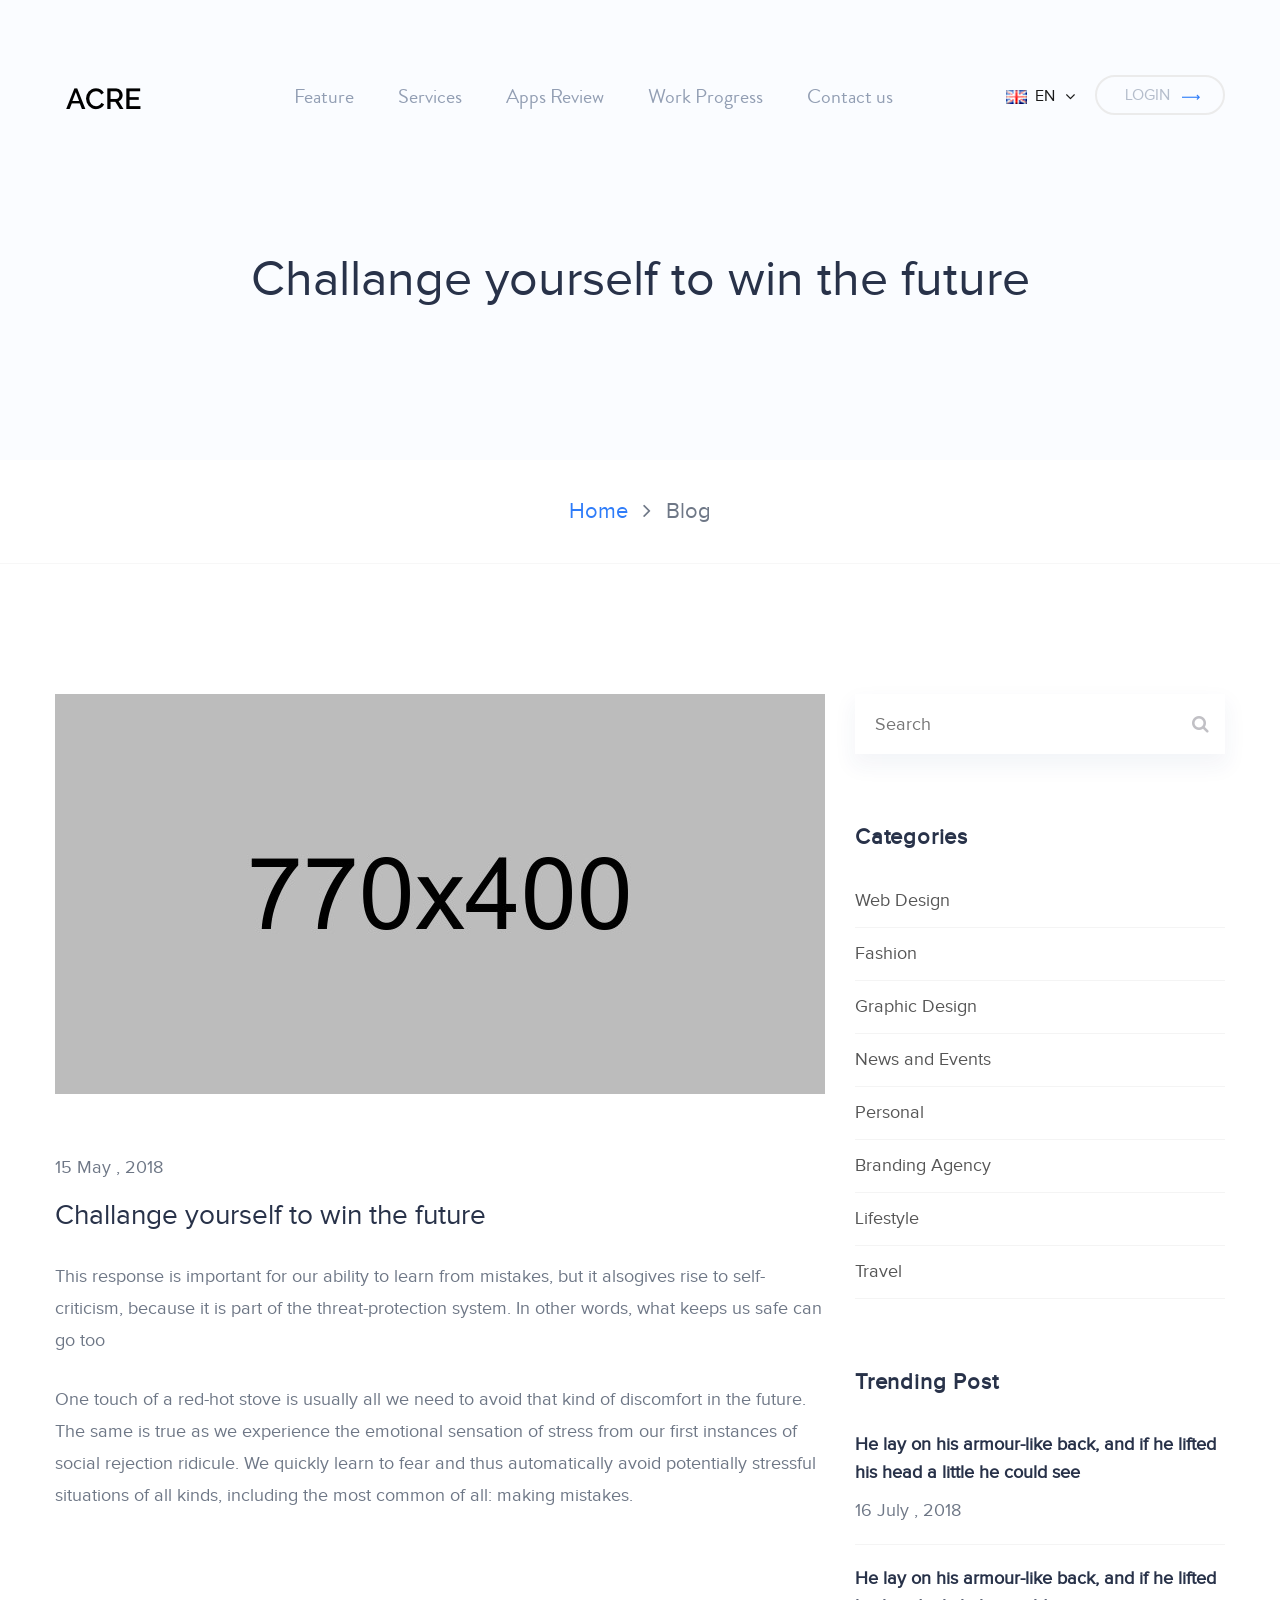
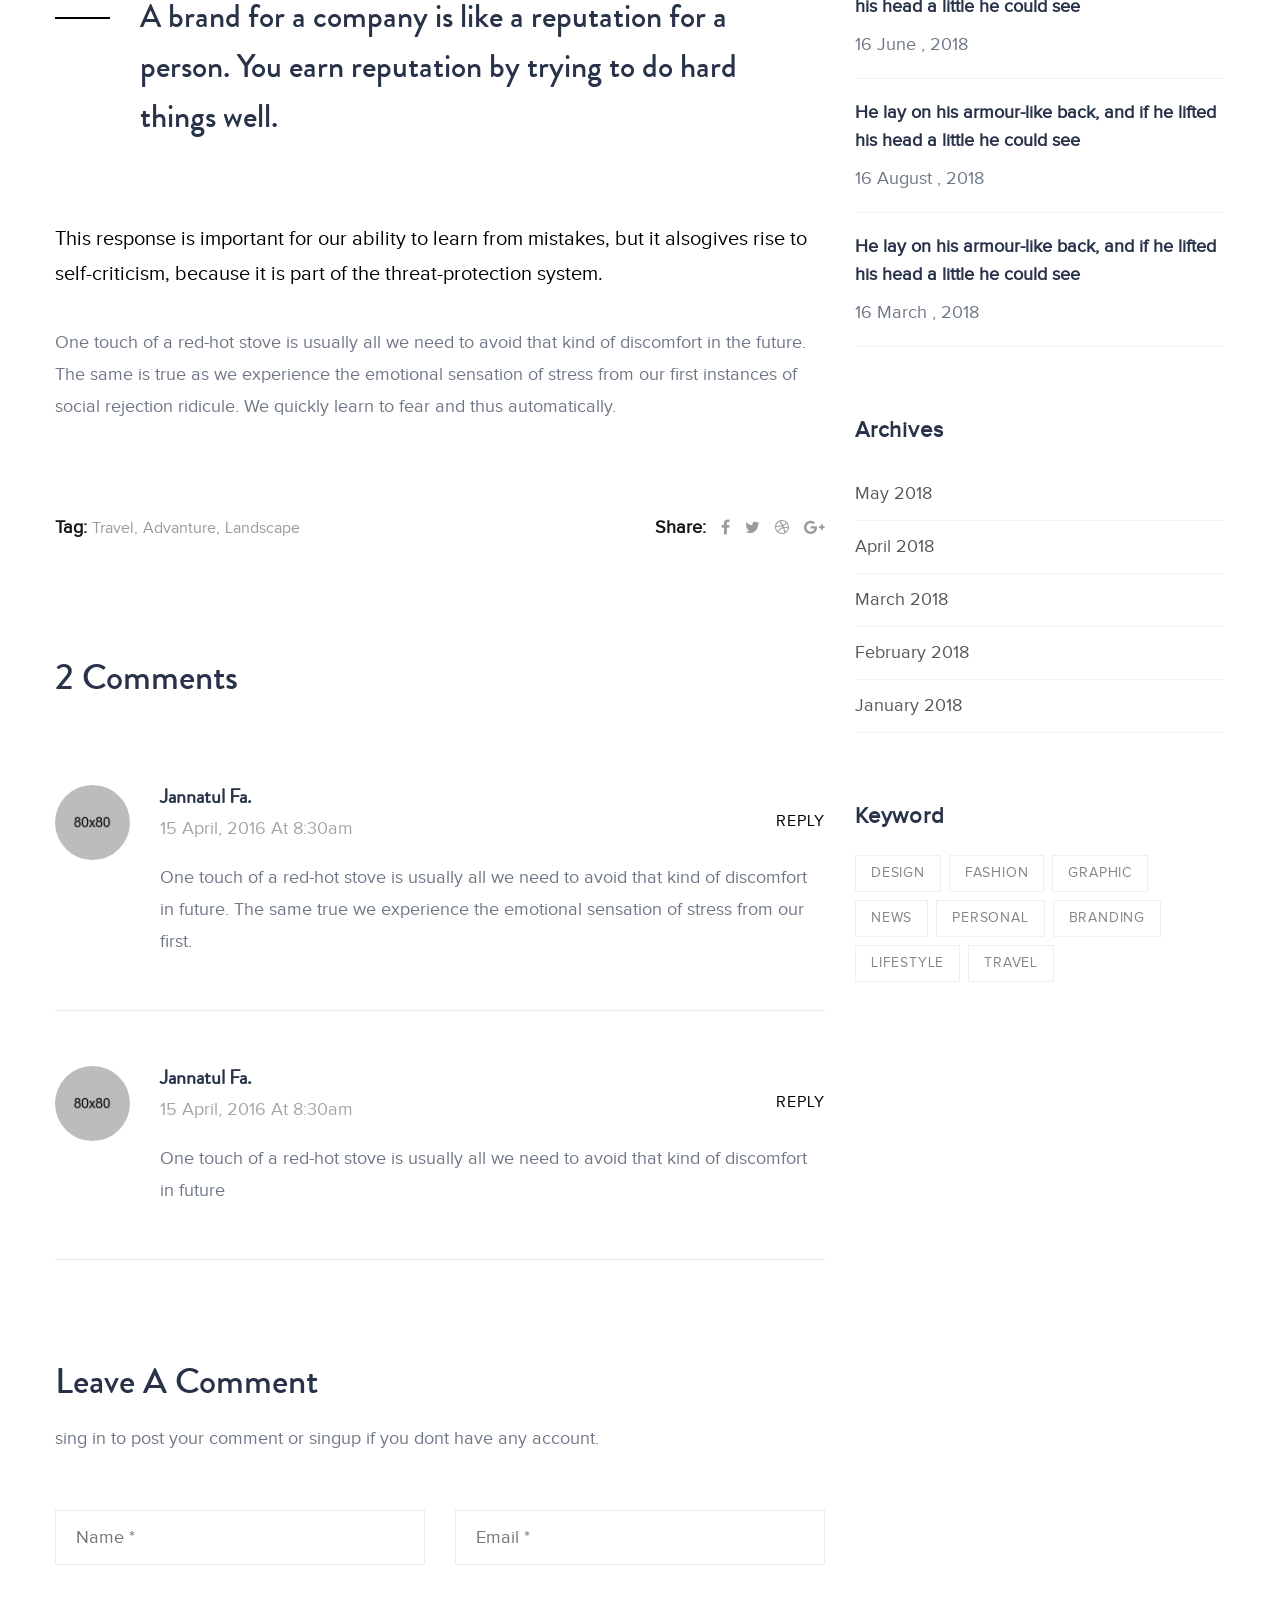
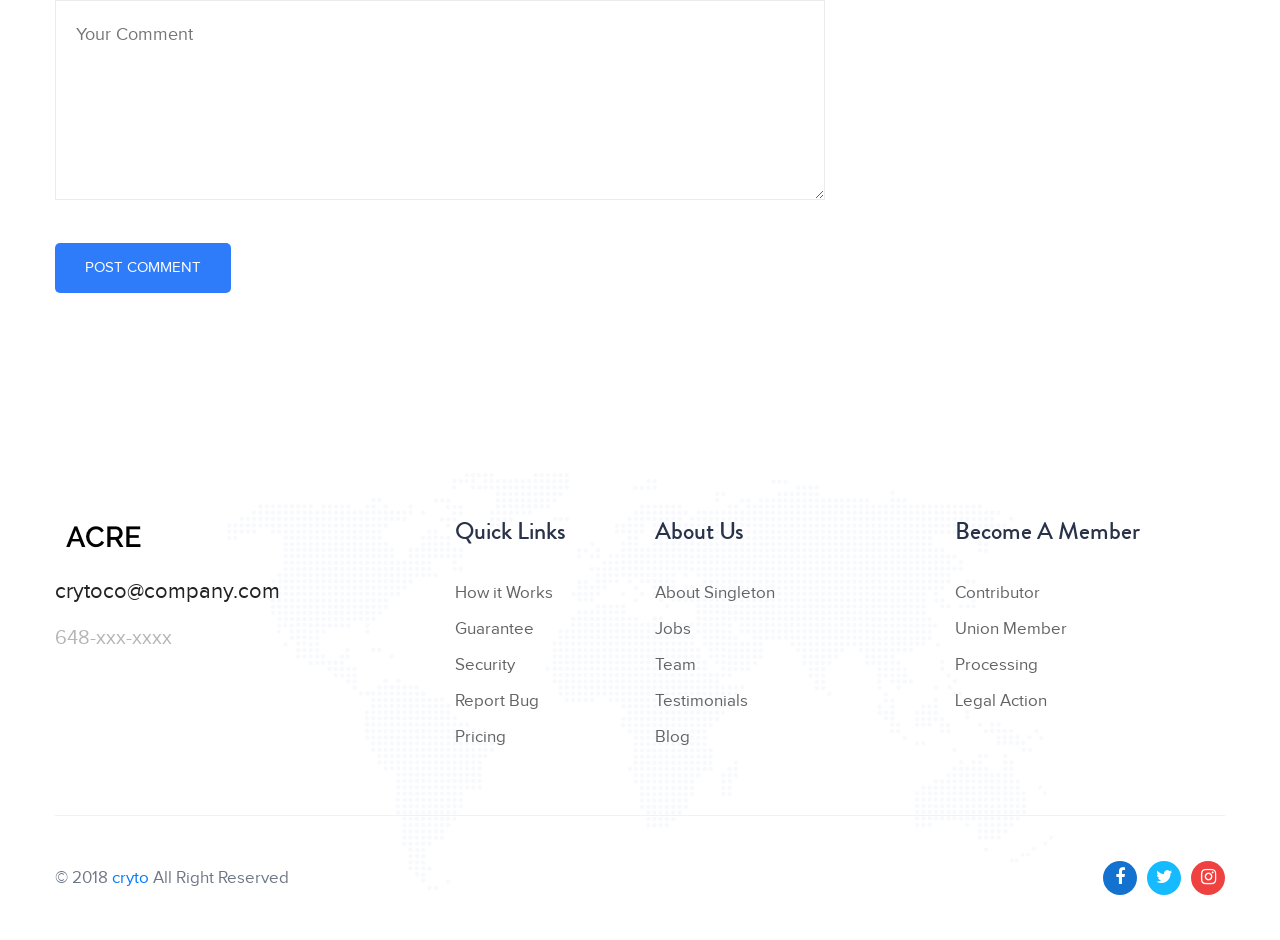
<file: src/blog-details-v1.html>
<!DOCTYPE html>
<html lang="en">
	<head>
		<meta charset="UTF-8">
		<meta name="keywords" content="crypto, mining, animation, example, examples">
		<meta name="author" content="Creativegigs">
		<meta name="description" content="cryto is a beautiful website template designed for bitcoin crypto currency mining and exchange websites.">
		<meta name='og:image' content='images/home/ogg.png'>
		<!-- For IE -->
		<meta http-equiv="X-UA-Compatible" content="IE=edge">
		<!-- For Resposive Device -->
		<meta name="viewport" content="width=device-width, initial-scale=1.0">

		<title>cryto - Bitcoin & Cryptocurrency Landing Page HTML Template</title>

		<!-- Favicon -->
		<link rel="icon" type="image/png" sizes="56x56" href="images/fav-icon/icon.png">

		<!-- Main style sheet -->
		<link rel="stylesheet" type="text/css" href="css/style.css">
		<!-- responsive style sheet -->
		<link rel="stylesheet" type="text/css" href="css/responsive.css">
		<!-- Color Css -->
		<link rel="stylesheet" type="text/css" href="css/color-one.css">


		<!-- Fix Internet Explorer ______________________________________-->

		<!--[if lt IE 9]>
			<script src="http://html5shiv.googlecode.com/svn/trunk/html5.js"></script>
			<script src="vendor/html5shiv.js"></script>
			<script src="vendor/respond.js"></script>
		<![endif]-->

	</head>

	<body>
		<div class="main-page-wrapper">



			<!-- ********************** Loading Transition ************************ -->
			<div id="loader-wrapper">
				<div id="loader"></div>
			</div>

			<div class="html-top-content">
				<!-- ********************** Theme Top Banne & Header ************************ -->
				<div class="theme-top-section">
					<!-- ^^^^^^^^^^^^^^^^^ Theme Menu ^^^^^^^^^^^^^^^ -->
					<header class="theme-main-menu">
						<div class="container">
							<div class="menu-wrapper clearfix">
								<div class="logo"><a href="index.html"><img src="images/logo/logo.png" alt="Logo"></a></div>

								<ul class="right-widget celarfix">
									<li>
										<div id="polyglotLanguageSwitcher">
											<form action="#">
												<select id="polyglot-language-options">
													<option id="en" value="en" selected>En</option>
													<option id="fr" value="fr">Fr</option>
													<option id="de" value="de">Ger</option>
													<option id="it" value="it">It</option>
													<option id="es" value="es">Sp</option>
												</select>
											</form>
										</div> <!-- End #polyglotLanguageSwitcher -->
									</li>
									<li class="login-button"><a href="#">Login <i class="flaticon-right-thin"></i></a></li>
								</ul> <!-- /.right-widget -->


								<!-- Navigation -->
							    <nav class="navbar navbar-expand-lg dark" id="mega-menu-holder">
							    	<div class="container">
							    		<button class="navbar-toggler" type="button" data-toggle="collapse" data-target="#navbarResponsive" aria-controls="navbarResponsive" aria-expanded="false" aria-label="Toggle navigation">
							    		  <i class="fa fa-bars" aria-hidden="true"></i>
							    		</button>
							    		<div class="collapse navbar-collapse" id="navbarResponsive">
							    		  <ul class="navbar-nav">
							    		  	<li class="nav-item">
							    		  	  <a class="nav-link js-scroll-trigger" href="index.html#features">Feature</a>
							    		  	</li>
							    		  	<li class="nav-item">
							    		  	  <a class="nav-link js-scroll-trigger" href="index.html#services">Services</a>
							    		  	</li>
							    		  	<li class="nav-item">
							    		  	  <a class="nav-link js-scroll-trigger" href="index.html#apps-review">Apps Review</a>
							    		  	</li>
							    		  	<li class="nav-item">
							    		  	  <a class="nav-link js-scroll-trigger" href="index.html#progress">Work Progress</a>
							    		  	</li>
							    		  	<li class="nav-item">
							    		  	  <a class="nav-link js-scroll-trigger" href="index.html#contact">Contact us</a>
							    		  	</li>
							    		  </ul>
							    		</div>
							    	</div>
							    </nav>
							</div> <!-- /.menu-wrapper -->
						</div> <!-- /.container -->
					</header> <!-- /.theme-main-menu -->
				</div> <!-- /.theme-top-section -->


				<!--
				=============================================
					Theme Inner Banner
				==============================================
				-->
				<div class="theme-inner-banner">
					<div class="container">
						<h2>Challange yourself to win the future</h2>
					</div> <!-- /.container -->
					<ul>
						<li><a href="index.html">Home</a></li>
						<li><i class="fa fa-angle-right" aria-hidden="true"></i></li>
						<li>Blog</li>
					</ul>
				</div> <!-- /.theme-inner-banner -->




				<!--
				=============================================
					Main Blog Post Wrapper
				==============================================
				-->
				<div class="container inner-page-spacing">
					<div class="row">
						<div class="col-lg-8 col-12 blog-details">
							<div class="clearfix">
								<div class="blog-main-post">
									<div class="image-box"><img src="images/blog/1.jpg" alt=""></div>
									<div class="date">15 may , 2018</div>
									<h3>Challange yourself to win the future</h3>
									<p>This response is important for our ability to learn from mistakes, but it alsogives rise to self-criticism, because it is part of the threat-protection system. In other words, what keeps us safe can go too </p> <br>
									<p>One touch of a red-hot stove is usually all we need to avoid that kind of discomfort in the future. The same is true as we experience the emotional sensation of stress from our first instances of social rejection ridicule. We quickly learn to fear and thus automatically avoid potentially stressful situations of all kinds, including the most common of all: making mistakes.</p>
									<h2>A brand for a company is like a reputation for a person. You earn reputation by trying to do hard things well.</h2>
									<h5>This response is important for our ability to learn from mistakes, but it alsogives rise to self-criticism, because it is part of the threat-protection system. </h5>
									<p>One touch of a red-hot stove is usually all we need to avoid that kind of discomfort in the future. The same is true as we experience the emotional sensation of stress from our first instances of social rejection ridicule. We quickly learn to fear and thus automatically.</p>
								</div> <!-- /.blog-main-post -->
								<div class="tag-option clearfix">
									<ul class="float-left">
										<li>Tag:</li>
										<li><a href="" class="tran3s">Travel,</a></li>
										<li><a href="" class="tran3s">Advanture,</a></li>
										<li><a href="" class="tran3s">Landscape</a></li>
									</ul>
									<ul class="float-right">
										<li>Share:</li>
										<li><a href="" class="tran3s"><i class="fa fa-facebook" aria-hidden="true"></i></a></li>
										<li><a href="" class="tran3s"><i class="fa fa-twitter" aria-hidden="true"></i></a></li>
										<li><a href="" class="tran3s"><i class="fa fa-dribbble" aria-hidden="true"></i></a></li>
										<li><a href="" class="tran3s"><i class="fa fa-google-plus" aria-hidden="true"></i></a></li>
									</ul>
								</div> <!-- /.tag-option -->
							</div> <!-- /.wrapper -->
							<div class="comment-area">
								<div class="clearfix">
									<div class="comment-section">
										<h2>2 comments</h2>
										<div class="single-comment clearfix">
											<img src="images/blog/15.jpg" alt="" class="float-left">
											<div class="comment float-left">
												<h6>Jannatul Fa.</h6>
												<span>15 April, 2016 At 8:30am</span>
												<p>One touch of a red-hot stove is usually all we need to avoid that kind of discomfort in future. The same true we experience the emotional sensation of stress from our first.</p>
												<button class="tran3s">Reply</button>
											</div>
										</div> <!-- /.single-comment -->
										<div class="single-comment clearfix no-border">
											<img src="images/blog/16.jpg" alt="" class="float-left">
											<div class="comment float-left">
												<h6>Jannatul Fa.</h6>
												<span>15 April, 2016 At 8:30am</span>
												<p>One touch of a red-hot stove is usually all we need to avoid that kind of discomfort in future</p>
												<button class="tran3s">Reply</button>
											</div>
										</div> <!-- /.single-comment -->
									</div> <!-- /.comment-section -->

									<div class="leave-comment">
										<h2>Leave A Comment</h2>
										<p>sing in to post your comment or singup if you dont have any account.</p>
										<form action="#">
											<div class="row">
												<div class="col-sm-6">
													<input type="text" placeholder="Name *">
												</div>
												<div class="col-sm-6">
													<input type="email" placeholder="Email *">
												</div>
												<div class="col-12">
													<textarea placeholder="Your Comment"></textarea>
												</div>
											</div>
											<button class="p-bg-color hvr-trim-two">Post COmment</button>
										</form>
									</div> <!-- /.leave-comment -->
								</div> <!-- /.wrapper -->
							</div> <!-- /.comment-area -->
						</div> <!-- /.col- -->

						<!-- ======================== Theme Sidebar =============================== -->
						<div class="col-lg-4 col-md-7 col-12 theme-main-sidebar">
							<div class="sidebar-box bg-box sidebar-newsletter">
								<form action="#">
									<input type="text" placeholder="Search">
									<button><i class="fa fa-search" aria-hidden="true"></i></button>
								</form>
							</div> <!-- /.sidebar-newsletter -->

							<div class="sidebar-box bg-box sidebar-categories">
								<h6 class="sidebar-title">Categories</h6>
								<ul>
									<li><a href="#">Web Design</a></li>
									<li><a href="#">Fashion</a></li>
									<li><a href="#">Graphic Design</a></li>
									<li><a href="#">News and Events</a></li>
									<li><a href="#">Personal</a></li>
									<li><a href="#">Branding Agency</a></li>
									<li><a href="#">Lifestyle</a></li>
									<li><a href="#">Travel</a></li>
								</ul>
							</div> <!-- /.sidebar-categories -->
							<div class="sidebar-box bg-box sidebar-trending-post">
								<h6 class="sidebar-title">Trending Post</h6>
								<div class="single-trending-post clearfix">
									<div class="post">
										<h6><a href="blog-details-v2.html">He lay on his armour-like back, and if he lifted his head a little he could see</a></h6>
										<div class="date">16 July , 2018</div>
									</div> <!-- /.post -->
								</div> <!-- /.single-trending-post -->
								<div class="single-trending-post clearfix">
									<div class="post">
										<h6><a href="blog-details-v2.html">He lay on his armour-like back, and if he lifted his head a little he could see</a></h6>
										<div class="date">16 June , 2018</div>
									</div> <!-- /.post -->
								</div> <!-- /.single-trending-post -->
								<div class="single-trending-post clearfix">
									<div class="post">
										<h6><a href="blog-details-v2.html">He lay on his armour-like back, and if he lifted his head a little he could see</a></h6>
										<div class="date">16 August , 2018</div>
									</div> <!-- /.post -->
								</div> <!-- /.single-trending-post -->
								<div class="single-trending-post clearfix">
									<div class="post">
										<h6><a href="blog-details-v2.html">He lay on his armour-like back, and if he lifted his head a little he could see</a></h6>
										<div class="date">16 march , 2018</div>
									</div> <!-- /.post -->
								</div> <!-- /.single-trending-post -->
							</div> <!-- /.sidebar-trending-post -->
							<div class="sidebar-box bg-box sidebar-categories">
								<h6 class="sidebar-title">Archives</h6>
								<ul>
									<li><a href="#">May 2018</a></li>
									<li><a href="#">April 2018</a></li>
									<li><a href="#">March 2018</a></li>
									<li><a href="#">February 2018</a></li>
									<li><a href="#">January 2018</a></li>
								</ul>
							</div> <!-- /.sidebar-categories -->
							<div class="sidebar-tags">
								<h6 class="sidebar-title">Keyword</h6>
								<ul class="clearfix">
									<li><a href="#">Design</a></li>
									<li><a href="#">Fashion</a></li>
									<li><a href="#">Graphic</a></li>
									<li><a href="#">News</a></li>
									<li><a href="#">Personal</a></li>
									<li><a href="#">Branding</a></li>
									<li><a href="#">Lifestyle</a></li>
									<li><a href="#">Travel</a></li>
								</ul>
							</div> <!-- /.sidebar-tags -->
						</div> <!-- /.theme-main-sidebar -->
					</div> <!-- /.row -->
				</div> <!-- /.container -->


				<!--
				=====================================================
					Footer
				=====================================================
				-->
				<footer class="theme-footer">
					<div class="container">
						<div class="inner-wrapper">
							<div class="top-footer-data-wrapper">
								<div class="row">
									<div class="col-lg-4 col-sm-6 footer-logo">
										<div class="logo"><a href="index.html"><img src="images/logo/logo.png" alt="Logo"></a></div>
										<a href="#" class="email">crytoco@company.com</a>
										<a href="#" class="mobile">648-xxx-xxxx</a>
									</div> <!-- /.footer-logo -->
									<div class="col-lg-2 col-sm-6 footer-list">
										<h4 class="title">Quick Links</h4>
										<ul>
											<li><a href="#">How it Works</a></li>
											<li><a href="#">Guarantee</a></li>
											<li><a href="#">Security</a></li>
											<li><a href="#">Report Bug</a></li>
											<li><a href="#">Pricing</a></li>
										</ul>
									</div> <!-- /.footer-list -->
									<div class="col-lg-3 col-sm-6 footer-list">
										<h4 class="title">About Us</h4>
										<ul>
											<li><a href="#">About Singleton</a></li>
											<li><a href="#">Jobs</a></li>
											<li><a href="#">Team</a></li>
											<li><a href="#">Testimonials</a></li>
											<li><a href="#">Blog</a></li>
										</ul>
									</div> <!-- /.footer-list -->
									<div class="col-lg-3 col-sm-6 footer-list">
										<h4 class="title">Become A Member</h4>
										<ul>
											<li><a href="#">Contributor</a></li>
											<li><a href="#">Union Member</a></li>
											<li><a href="#">Processing</a></li>
											<li><a href="#">Legal Action</a></li>
										</ul>
									</div> <!-- /.footer-list -->
								</div> <!-- /.row -->
							</div> <!-- /.top-footer-data-wrapper -->

							<div class="bottom-footer clearfix">
								<p class="copyright">&copy; 2018 <a href="#">cryto</a> All Right Reserved</p>
								<ul>
									<li><a href="#"><i class="fa fa-facebook" aria-hidden="true"></i></a></li>
									<li><a href="#"><i class="fa fa-twitter" aria-hidden="true"></i></a></li>
									<li><a href="#"><i class="fa fa-instagram" aria-hidden="true"></i></a></li>
								</ul>
							</div> <!-- /.bottom-footer -->
						</div>
					</div> <!-- /.container -->
				</footer>

			</div> <!-- /.html-top-content -->



	        <!-- Scroll Top Button -->
			<button class="scroll-top tran3s color-one-bg">
				<i class="fa fa-long-arrow-up" aria-hidden="true"></i>
			</button>




		<!-- Js File_________________________________ -->
		<!-- jQuery first, then Popper.js, then Bootstrap JS -->
    	<!-- jQuery -->
		<script src="vendor/jquery.2.2.3.min.js"></script>
		<!-- Popper js -->
		<script src="vendor/popper.js/popper.min.js"></script>
		<!-- Bootstrap JS -->
		<script src="vendor/bootstrap/js/bootstrap.min.js"></script>

		<!-- Vendor js _________ -->
		<!-- Plugin JavaScript -->
    	<script src="vendor/jquery-easing/jquery.easing.min.js"></script>
		<!-- Language Stitcher -->
		<script src="vendor/language-switcher/jquery.polyglot.language.switcher.js"></script>
		<!-- js count to -->
		<script src="vendor/jquery.appear.js"></script>
		<script src="vendor/jquery.countTo.js"></script>
		<!-- Fancybox -->
		<script src="vendor/fancybox/dist/jquery.fancybox.min.js"></script>
		<!-- owl Carousel -->
		<script src="vendor/owl-carousel/owl.carousel.min.js"></script>
		<!-- AOS js -->
		<script src="vendor/aos-next/dist/aos.js"></script>
		<!-- Youtube Video -->
		<script src="vendor/jquery.fitvids.js"></script>



		<!-- Theme js -->
		<script src="js/theme.js"></script>

		</div> <!-- /.main-page-wrapper -->
	</body>
</html>
</file>
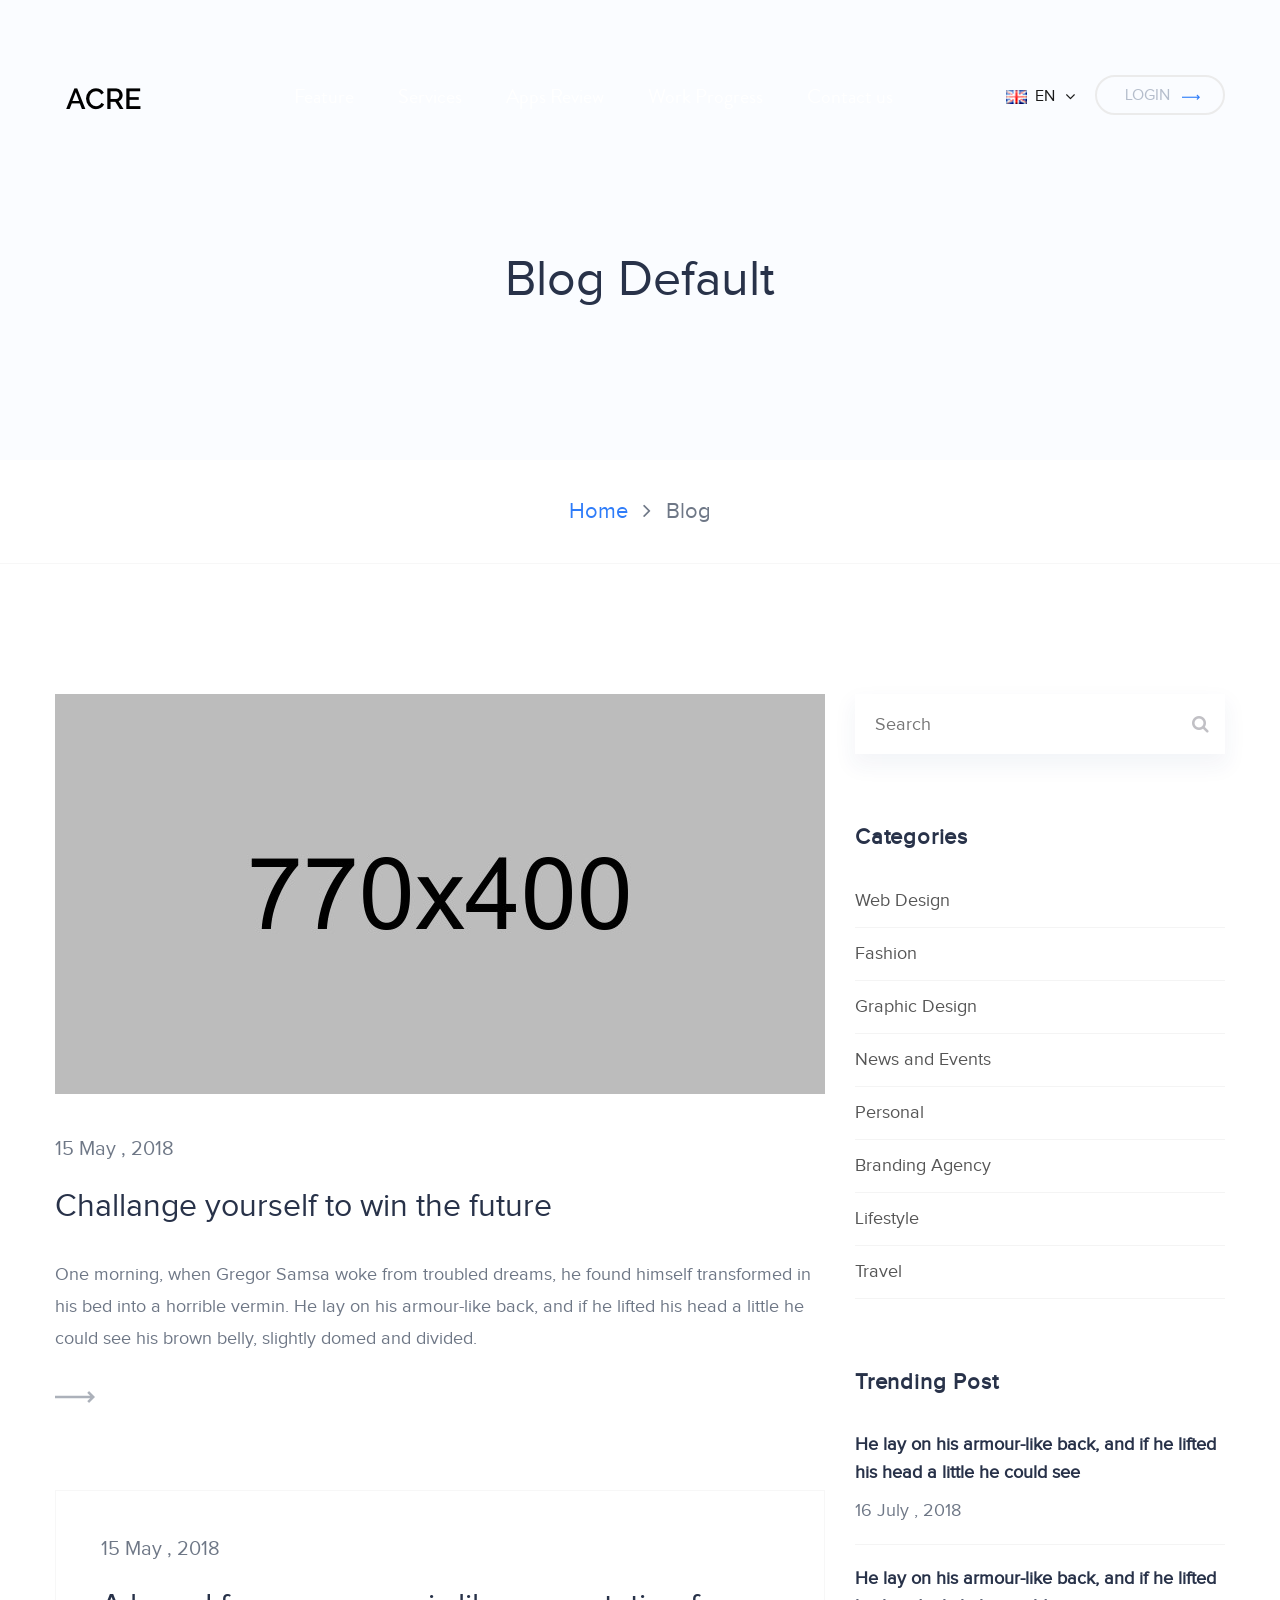
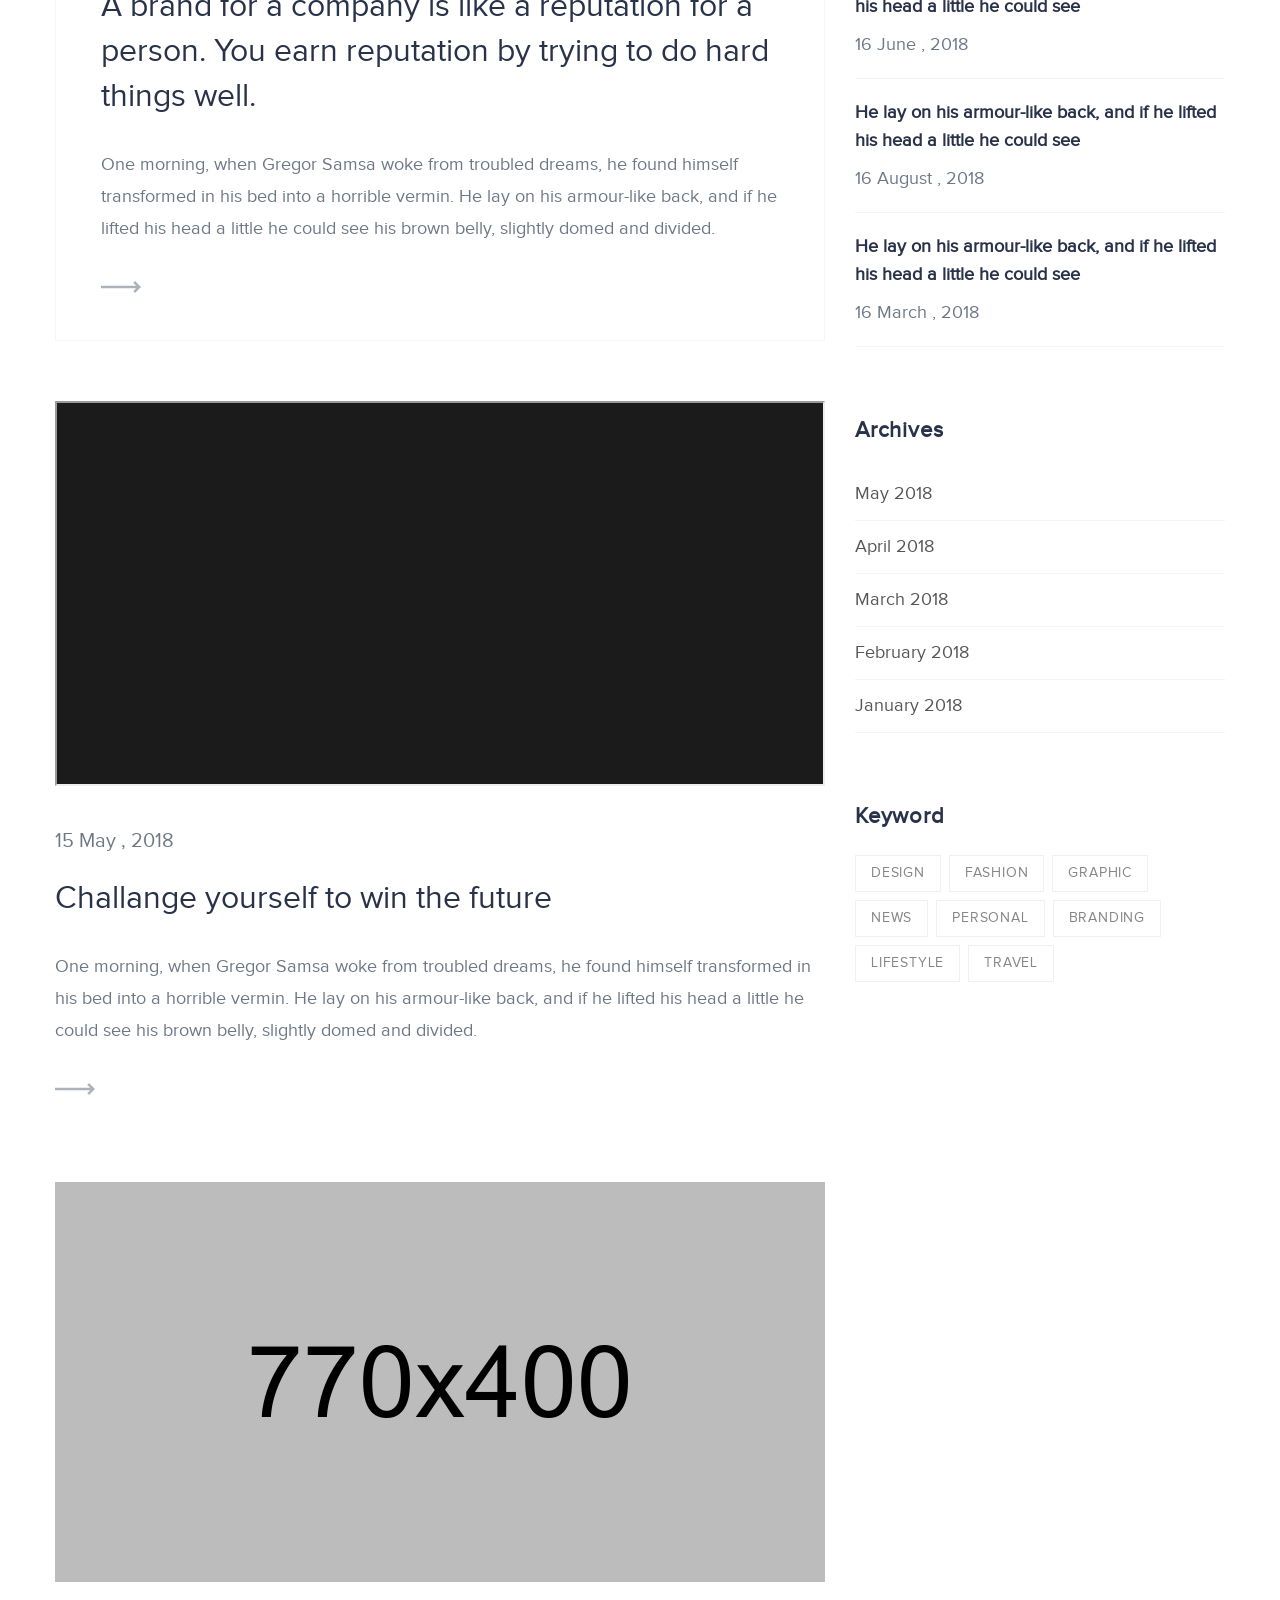
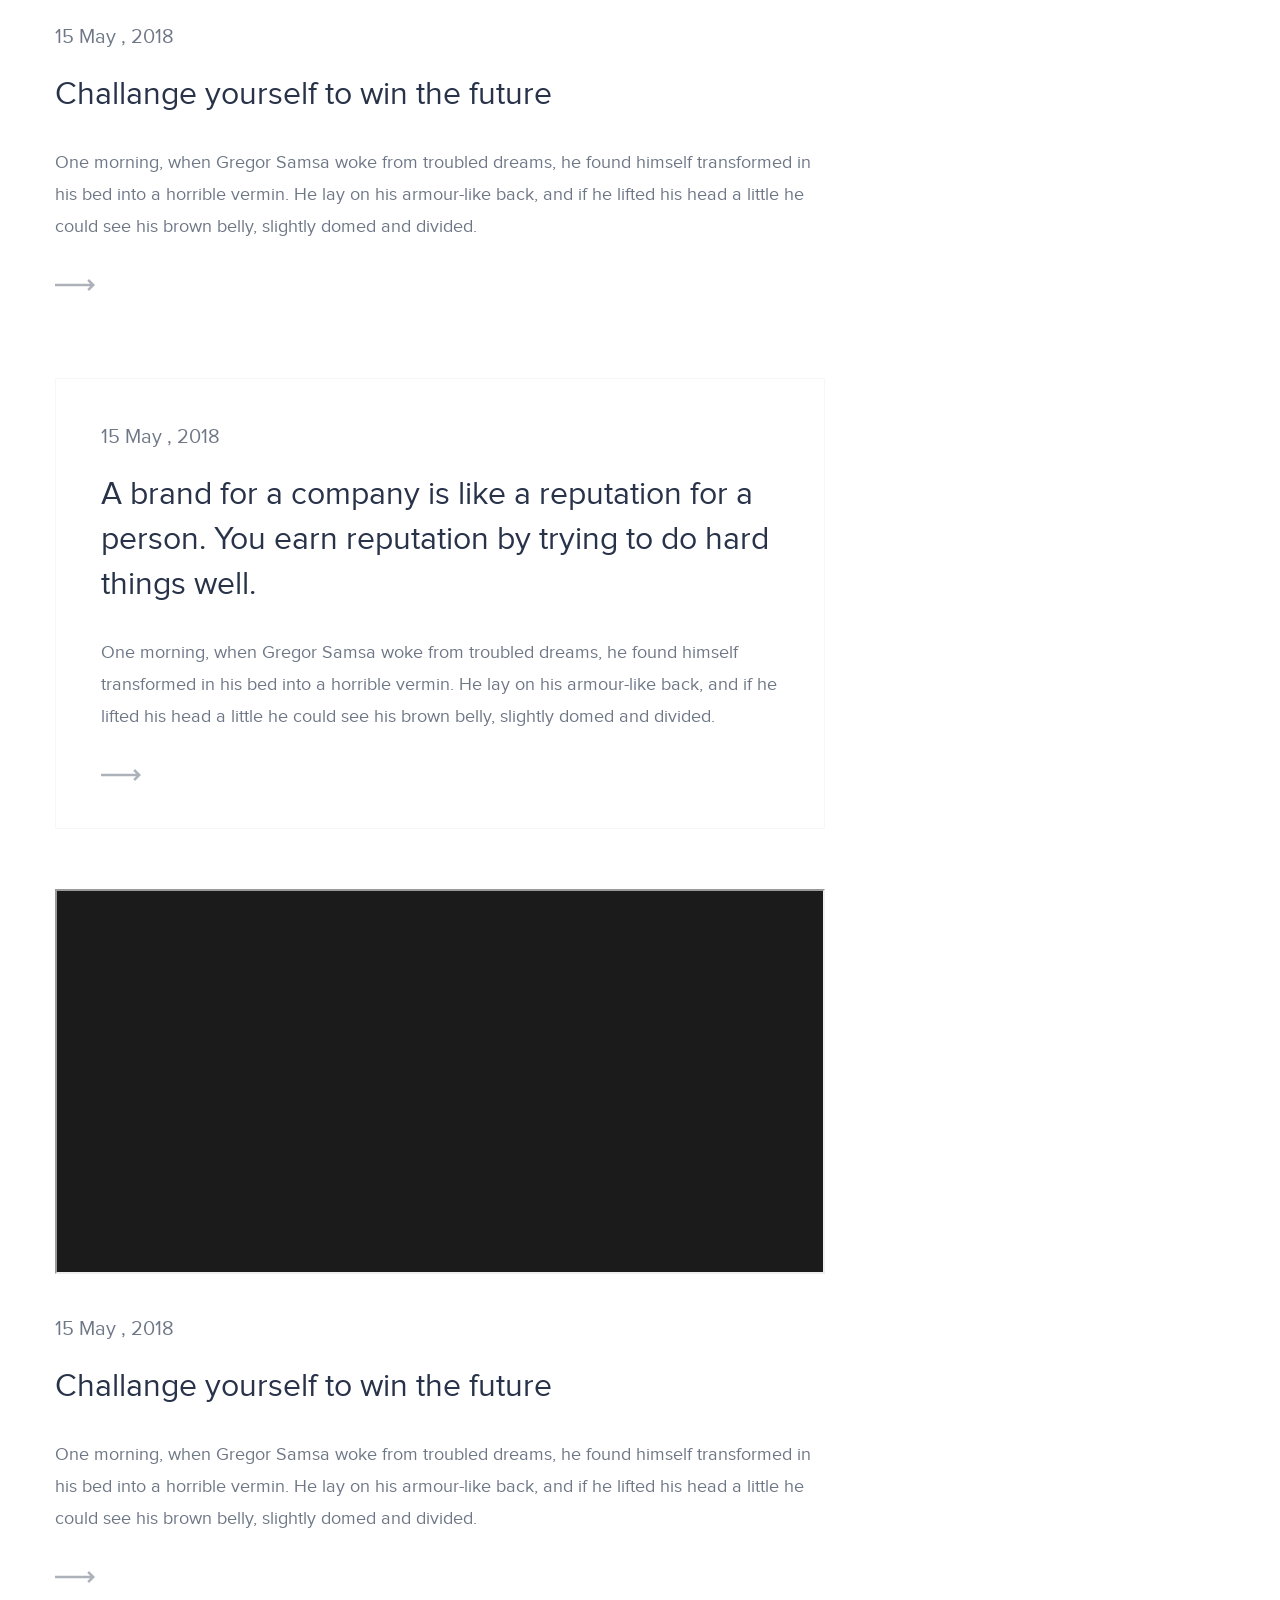
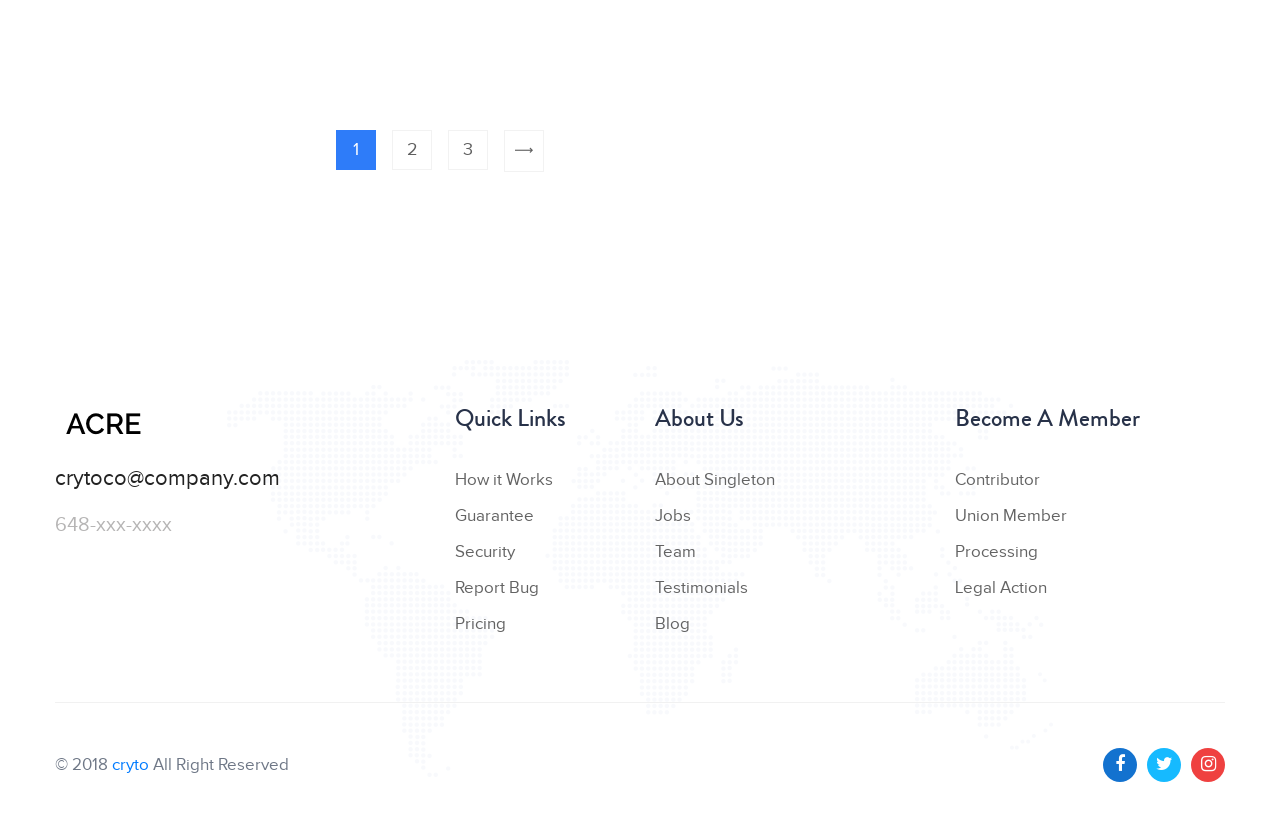
<file: src/blog-v1.html>
<!DOCTYPE html>
<html lang="en">
	<head>
		<meta charset="UTF-8">
		<meta name="keywords" content="crypto, mining, animation, example, examples">
		<meta name="author" content="Creativegigs">
		<meta name="description" content="cryto is a beautiful website template designed for bitcoin crypto currency mining and exchange websites.">
		<meta name='og:image' content='images/home/ogg.png'>
		<!-- For IE -->
		<meta http-equiv="X-UA-Compatible" content="IE=edge">
		<!-- For Resposive Device -->
		<meta name="viewport" content="width=device-width, initial-scale=1.0">

		<title>cryto - Bitcoin & Cryptocurrency Landing Page HTML Template</title>

		<!-- Favicon -->
		<link rel="icon" type="image/png" sizes="56x56" href="images/fav-icon/icon.png">

		<!-- Main style sheet -->
		<link rel="stylesheet" type="text/css" href="css/style.css">
		<!-- responsive style sheet -->
		<link rel="stylesheet" type="text/css" href="css/responsive.css">
		<!-- Color Css -->
		<link rel="stylesheet" type="text/css" href="css/color-one.css">


		<!-- Fix Internet Explorer ______________________________________-->

		<!--[if lt IE 9]>
			<script src="http://html5shiv.googlecode.com/svn/trunk/html5.js"></script>
			<script src="vendor/html5shiv.js"></script>
			<script src="vendor/respond.js"></script>
		<![endif]-->
			
	</head>

	<body>
		<div class="main-page-wrapper">


			<!-- ********************** Loading Transition ************************ -->
			<div id="loader-wrapper">
				<div id="loader"></div>
			</div>

			<div class="html-top-content">
				<!-- ********************** Theme Top Banne & Header ************************ -->
				<div class="theme-top-section">
					<!-- ^^^^^^^^^^^^^^^^^ Theme Menu ^^^^^^^^^^^^^^^ -->
					<header class="theme-main-menu">
						<div class="container">
							<div class="menu-wrapper clearfix">
								<div class="logo"><a href="index.html"><img src="images/logo/logo.png" alt="Logo"></a></div>
								
								<ul class="right-widget celarfix">
									<li>
										<div id="polyglotLanguageSwitcher">
											<form action="#">
												<select id="polyglot-language-options">
													<option id="en" value="en" selected>En</option>
													<option id="fr" value="fr">Fr</option>
													<option id="de" value="de">Ger</option>
													<option id="it" value="it">It</option>
													<option id="es" value="es">Sp</option>
												</select>
											</form>
										</div> <!-- End #polyglotLanguageSwitcher -->
									</li>
									<li class="login-button"><a href="#">Login <i class="flaticon-right-thin"></i></a></li>
								</ul> <!-- /.right-widget -->


								<!-- Navigation -->
							    <nav class="navbar navbar-expand-lg" id="mega-menu-holder">
							    	<div class="container">
							    		<button class="navbar-toggler" type="button" data-toggle="collapse" data-target="#navbarResponsive" aria-controls="navbarResponsive" aria-expanded="false" aria-label="Toggle navigation">
							    		  <i class="fa fa-bars" aria-hidden="true"></i>
							    		</button>
							    		<div class="collapse navbar-collapse" id="navbarResponsive">
							    		  <ul class="navbar-nav">
							    		  	<li class="nav-item">
							    		  	  <a class="nav-link js-scroll-trigger" href="index.html#features">Feature</a>
							    		  	</li>
							    		  	<li class="nav-item">
							    		  	  <a class="nav-link js-scroll-trigger" href="index.html#services">Services</a>
							    		  	</li>
							    		  	<li class="nav-item">
							    		  	  <a class="nav-link js-scroll-trigger" href="index.html#apps-review">Apps Review</a>
							    		  	</li>
							    		  	<li class="nav-item">
							    		  	  <a class="nav-link js-scroll-trigger" href="index.html#progress">Work Progress</a>
							    		  	</li>
							    		  	<li class="nav-item">
							    		  	  <a class="nav-link js-scroll-trigger" href="index.html#contact">Contact us</a>
							    		  	</li>
							    		  </ul>
							    		</div>
							    	</div>
							    </nav>
							</div> <!-- /.menu-wrapper -->
						</div> <!-- /.container -->
					</header> <!-- /.theme-main-menu -->
				</div> <!-- /.theme-top-section -->

			
				<!-- 
				=============================================
					Theme Inner Banner
				============================================== 
				-->
				<div class="theme-inner-banner">
					<div class="container">
						<h2>Blog Default</h2>
					</div> <!-- /.container -->
					<ul>
						<li><a href="index.html">Home</a></li>
						<li><i class="fa fa-angle-right" aria-hidden="true"></i></li>
						<li>Blog</li>
					</ul>
				</div> <!-- /.theme-inner-banner -->
				
				
				
				
				<!-- 
				=============================================
					Main Blog Post Wrapper
				============================================== 
				-->
				<div class="container inner-page-spacing">
					<div class="row">
						<div class="col-lg-8 col-12 blog-grid-style hover-effect-one">
							<div class="single-blog-post">
								<div class="image-box"><img src="images/blog/1.jpg" alt=""></div>
								<div class="post-meta-box bg-box">
									<div class="date"><a href="#">15 may , 2018</a></div>
									<h4 class="title"><a href="blog-details-v1.html">Challange yourself to win the future</a></h4>
									<p>One morning, when Gregor Samsa woke from troubled dreams, he found himself transformed in his bed into a horrible vermin. He lay on his armour-like back, and if he lifted his head a little he could see his brown belly, slightly domed and divided.</p>
									<a href="blog-details-v1.html" class="read-more"><i class="flaticon-right-thin"></i></a>
								</div> <!-- /.post-meta-box -->
							</div> <!-- /.single-blog-post -->
							<div class="single-blog-post text-style">
								<div class="post-meta-box bg-box">
									<div class="date"><a href="#">15 may , 2018</a></div>
									<h4 class="title"><a href="blog-details-v1.html">A brand for a company is like a reputation for a person. You earn reputation by trying to do hard things well.</a></h4>
									<p>One morning, when Gregor Samsa woke from troubled dreams, he found himself transformed in his bed into a horrible vermin. He lay on his armour-like back, and if he lifted his head a little he could see his brown belly, slightly domed and divided.</p>
									<a href="blog-details-v1.html" class="read-more"><i class="flaticon-right-thin"></i></a>
								</div> <!-- /.post-meta-box -->
							</div> <!-- /.single-blog-post -->
							<div class="single-blog-post">
								<div class="image-box video-box">
									<div class="embed-video"><div class="fluid-width-video-wrapper" style="padding-top: 50%;"><iframe src="https://www.youtube.com/embed/bsfQzJBkVkg?rel=0&amp;showinfo=0" allow="autoplay; encrypted-media" allowfullscreen="" name="fitvid7"></iframe></div></div>
								</div>
								<div class="post-meta-box bg-box">
									<div class="date"><a href="#">15 may , 2018</a></div>
									<h4 class="title"><a href="blog-details-v1.html">Challange yourself to win the future</a></h4>
									<p>One morning, when Gregor Samsa woke from troubled dreams, he found himself transformed in his bed into a horrible vermin. He lay on his armour-like back, and if he lifted his head a little he could see his brown belly, slightly domed and divided.</p>
									<a href="blog-details-v1.html" class="read-more"><i class="flaticon-right-thin"></i></a>
								</div> <!-- /.post-meta-box -->
							</div> <!-- /.single-blog-post -->
							<div class="single-blog-post">
								<div class="image-box"><img src="images/blog/4.jpg" alt=""></div>
								<div class="post-meta-box bg-box">
									<div class="date"><a href="#">15 may , 2018</a></div>
									<h4 class="title"><a href="blog-details-v1.html">Challange yourself to win the future</a></h4>
									<p>One morning, when Gregor Samsa woke from troubled dreams, he found himself transformed in his bed into a horrible vermin. He lay on his armour-like back, and if he lifted his head a little he could see his brown belly, slightly domed and divided.</p>
									<a href="blog-details-v1.html" class="read-more"><i class="flaticon-right-thin"></i></a>
								</div> <!-- /.post-meta-box -->
							</div> <!-- /.single-blog-post -->
							<div class="single-blog-post text-style">
								<div class="post-meta-box bg-box">
									<div class="date"><a href="#">15 may , 2018</a></div>
									<h4 class="title"><a href="blog-details-v1.html">A brand for a company is like a reputation for a person. You earn reputation by trying to do hard things well.</a></h4>
									<p>One morning, when Gregor Samsa woke from troubled dreams, he found himself transformed in his bed into a horrible vermin. He lay on his armour-like back, and if he lifted his head a little he could see his brown belly, slightly domed and divided.</p>
									<a href="blog-details-v1.html" class="read-more"><i class="flaticon-right-thin"></i></a>
								</div> <!-- /.post-meta-box -->
							</div> <!-- /.single-blog-post -->
							<div class="single-blog-post">
								<div class="image-box video-box">
									<div class="embed-video"><div class="fluid-width-video-wrapper" style="padding-top: 50%;"><iframe src="https://www.youtube.com/embed/wXwSpcfYBD4?rel=0&amp;showinfo=0&amp;start=5" allow="autoplay; encrypted-media" allowfullscreen="" name="fitvid11"></iframe></div></div>
								</div>
								<div class="post-meta-box bg-box">
									<div class="date"><a href="#">15 may , 2018</a></div>
									<h4 class="title"><a href="blog-details-v1.html">Challange yourself to win the future</a></h4>
									<p>One morning, when Gregor Samsa woke from troubled dreams, he found himself transformed in his bed into a horrible vermin. He lay on his armour-like back, and if he lifted his head a little he could see his brown belly, slightly domed and divided.</p>
									<a href="blog-details-v1.html" class="read-more"><i class="flaticon-right-thin"></i></a>
								</div> <!-- /.post-meta-box -->
							</div> <!-- /.single-blog-post -->

							<div class="theme-pagination text-center">
								<ul class="clearfix">
									<li class="active"><a href="#">1</a></li>
									<li><a href="#">2</a></li>
									<li><a href="#">3</a></li>
									<li><a href="#"><i class="flaticon-right-thin"></i></a></li>
								</ul>
							</div> <!-- /.theme-pagination -->
						</div> <!-- /.col- -->
						
						<!-- ======================== Theme Sidebar =============================== -->
						<div class="col-lg-4 col-md-7 col-12 theme-main-sidebar">
							<div class="sidebar-box bg-box sidebar-newsletter">
								<form action="#">
									<input type="text" placeholder="Search">
									<button><i class="fa fa-search" aria-hidden="true"></i></button>
								</form>
							</div> <!-- /.sidebar-newsletter -->

							<div class="sidebar-box bg-box sidebar-categories">
								<h6 class="sidebar-title">Categories</h6>
								<ul>
									<li><a href="#">Web Design</a></li>
									<li><a href="#">Fashion</a></li>
									<li><a href="#">Graphic Design</a></li>
									<li><a href="#">News and Events</a></li>
									<li><a href="#">Personal</a></li>
									<li><a href="#">Branding Agency</a></li>
									<li><a href="#">Lifestyle</a></li>
									<li><a href="#">Travel</a></li>
								</ul>
							</div> <!-- /.sidebar-categories -->
							<div class="sidebar-box bg-box sidebar-trending-post">
								<h6 class="sidebar-title">Trending Post</h6>
								<div class="single-trending-post clearfix">
									<div class="post">
										<h6><a href="blog-details-v1.html">He lay on his armour-like back, and if he lifted his head a little he could see</a></h6>
										<div class="date">16 July , 2018</div>
									</div> <!-- /.post -->
								</div> <!-- /.single-trending-post -->
								<div class="single-trending-post clearfix">
									<div class="post">
										<h6><a href="blog-details-v1.html">He lay on his armour-like back, and if he lifted his head a little he could see</a></h6>
										<div class="date">16 June , 2018</div>
									</div> <!-- /.post -->
								</div> <!-- /.single-trending-post -->
								<div class="single-trending-post clearfix">
									<div class="post">
										<h6><a href="blog-details-v1.html">He lay on his armour-like back, and if he lifted his head a little he could see</a></h6>
										<div class="date">16 August , 2018</div>
									</div> <!-- /.post -->
								</div> <!-- /.single-trending-post -->
								<div class="single-trending-post clearfix">
									<div class="post">
										<h6><a href="blog-details-v1.html">He lay on his armour-like back, and if he lifted his head a little he could see</a></h6>
										<div class="date">16 march , 2018</div>
									</div> <!-- /.post -->
								</div> <!-- /.single-trending-post -->
							</div> <!-- /.sidebar-trending-post -->
							<div class="sidebar-box bg-box sidebar-categories">
								<h6 class="sidebar-title">Archives</h6>
								<ul>
									<li><a href="#">May 2018</a></li>
									<li><a href="#">April 2018</a></li>
									<li><a href="#">March 2018</a></li>
									<li><a href="#">February 2018</a></li>
									<li><a href="#">January 2018</a></li>
								</ul>
							</div> <!-- /.sidebar-categories -->
							<div class="sidebar-tags">
								<h6 class="sidebar-title">Keyword</h6>
								<ul class="clearfix">
									<li><a href="#">Design</a></li>
									<li><a href="#">Fashion</a></li>
									<li><a href="#">Graphic</a></li>
									<li><a href="#">News</a></li>
									<li><a href="#">Personal</a></li>
									<li><a href="#">Branding</a></li>
									<li><a href="#">Lifestyle</a></li>
									<li><a href="#">Travel</a></li>
								</ul>
							</div> <!-- /.sidebar-tags -->
						</div> <!-- /.theme-main-sidebar -->
					</div> <!-- /.row -->
				</div> <!-- /.container -->


				<!--
				=====================================================
					Footer 
				=====================================================
				-->
				<footer class="theme-footer">
					<div class="container">
						<div class="inner-wrapper">
							<div class="top-footer-data-wrapper">
								<div class="row">
									<div class="col-lg-4 col-sm-6 footer-logo">
										<div class="logo"><a href="index.html"><img src="images/logo/logo.png" alt="Logo"></a></div>
										<a href="#" class="email">crytoco@company.com</a>
										<a href="#" class="mobile">648-xxx-xxxx</a>
									</div> <!-- /.footer-logo -->
									<div class="col-lg-2 col-sm-6 footer-list">
										<h4 class="title">Quick Links</h4>
										<ul>
											<li><a href="#">How it Works</a></li>
											<li><a href="#">Guarantee</a></li>
											<li><a href="#">Security</a></li>
											<li><a href="#">Report Bug</a></li>
											<li><a href="#">Pricing</a></li>
										</ul>
									</div> <!-- /.footer-list -->
									<div class="col-lg-3 col-sm-6 footer-list">
										<h4 class="title">About Us</h4>
										<ul>
											<li><a href="#">About Singleton</a></li>
											<li><a href="#">Jobs</a></li>
											<li><a href="#">Team</a></li>
											<li><a href="#">Testimonials</a></li>
											<li><a href="#">Blog</a></li>
										</ul>
									</div> <!-- /.footer-list -->
									<div class="col-lg-3 col-sm-6 footer-list">
										<h4 class="title">Become A Member</h4>
										<ul>
											<li><a href="#">Contributor</a></li>
											<li><a href="#">Union Member</a></li>
											<li><a href="#">Processing</a></li>
											<li><a href="#">Legal Action</a></li>
										</ul>
									</div> <!-- /.footer-list -->
								</div> <!-- /.row -->
							</div> <!-- /.top-footer-data-wrapper -->

							<div class="bottom-footer clearfix">
								<p class="copyright">&copy; 2018 <a href="#">cryto</a> All Right Reserved</p>
								<ul>
									<li><a href="#"><i class="fa fa-facebook" aria-hidden="true"></i></a></li>
									<li><a href="#"><i class="fa fa-twitter" aria-hidden="true"></i></a></li>
									<li><a href="#"><i class="fa fa-instagram" aria-hidden="true"></i></a></li>
								</ul>
							</div> <!-- /.bottom-footer -->
						</div>
					</div> <!-- /.container -->
				</footer>

			</div> <!-- /.html-top-content -->


			
	        <!-- Scroll Top Button -->
			<button class="scroll-top tran3s color-one-bg">
				<i class="fa fa-long-arrow-up" aria-hidden="true"></i>
			</button>




		<!-- Js File_________________________________ -->
		<!-- jQuery first, then Popper.js, then Bootstrap JS -->
    	<!-- jQuery -->
		<script src="vendor/jquery.2.2.3.min.js"></script>
		<!-- Popper js -->
		<script src="vendor/popper.js/popper.min.js"></script>
		<!-- Bootstrap JS -->
		<script src="vendor/bootstrap/js/bootstrap.min.js"></script>

		<!-- Vendor js _________ -->
		<!-- Plugin JavaScript -->
    	<script src="vendor/jquery-easing/jquery.easing.min.js"></script>
		<!-- Language Stitcher -->
		<script src="vendor/language-switcher/jquery.polyglot.language.switcher.js"></script>
		<!-- js count to -->
		<script src="vendor/jquery.appear.js"></script>
		<script src="vendor/jquery.countTo.js"></script>
		<!-- Fancybox -->
		<script src="vendor/fancybox/dist/jquery.fancybox.min.js"></script>
		<!-- owl Carousel -->
		<script src="vendor/owl-carousel/owl.carousel.min.js"></script>
		<!-- AOS js -->
		<script src="vendor/aos-next/dist/aos.js"></script>
		<!-- Youtube Video -->
		<script src="vendor/jquery.fitvids.js"></script>



		<!-- Theme js -->
		<script src="js/theme.js"></script>

		</div> <!-- /.main-page-wrapper -->
	</body>
</html>
</file>
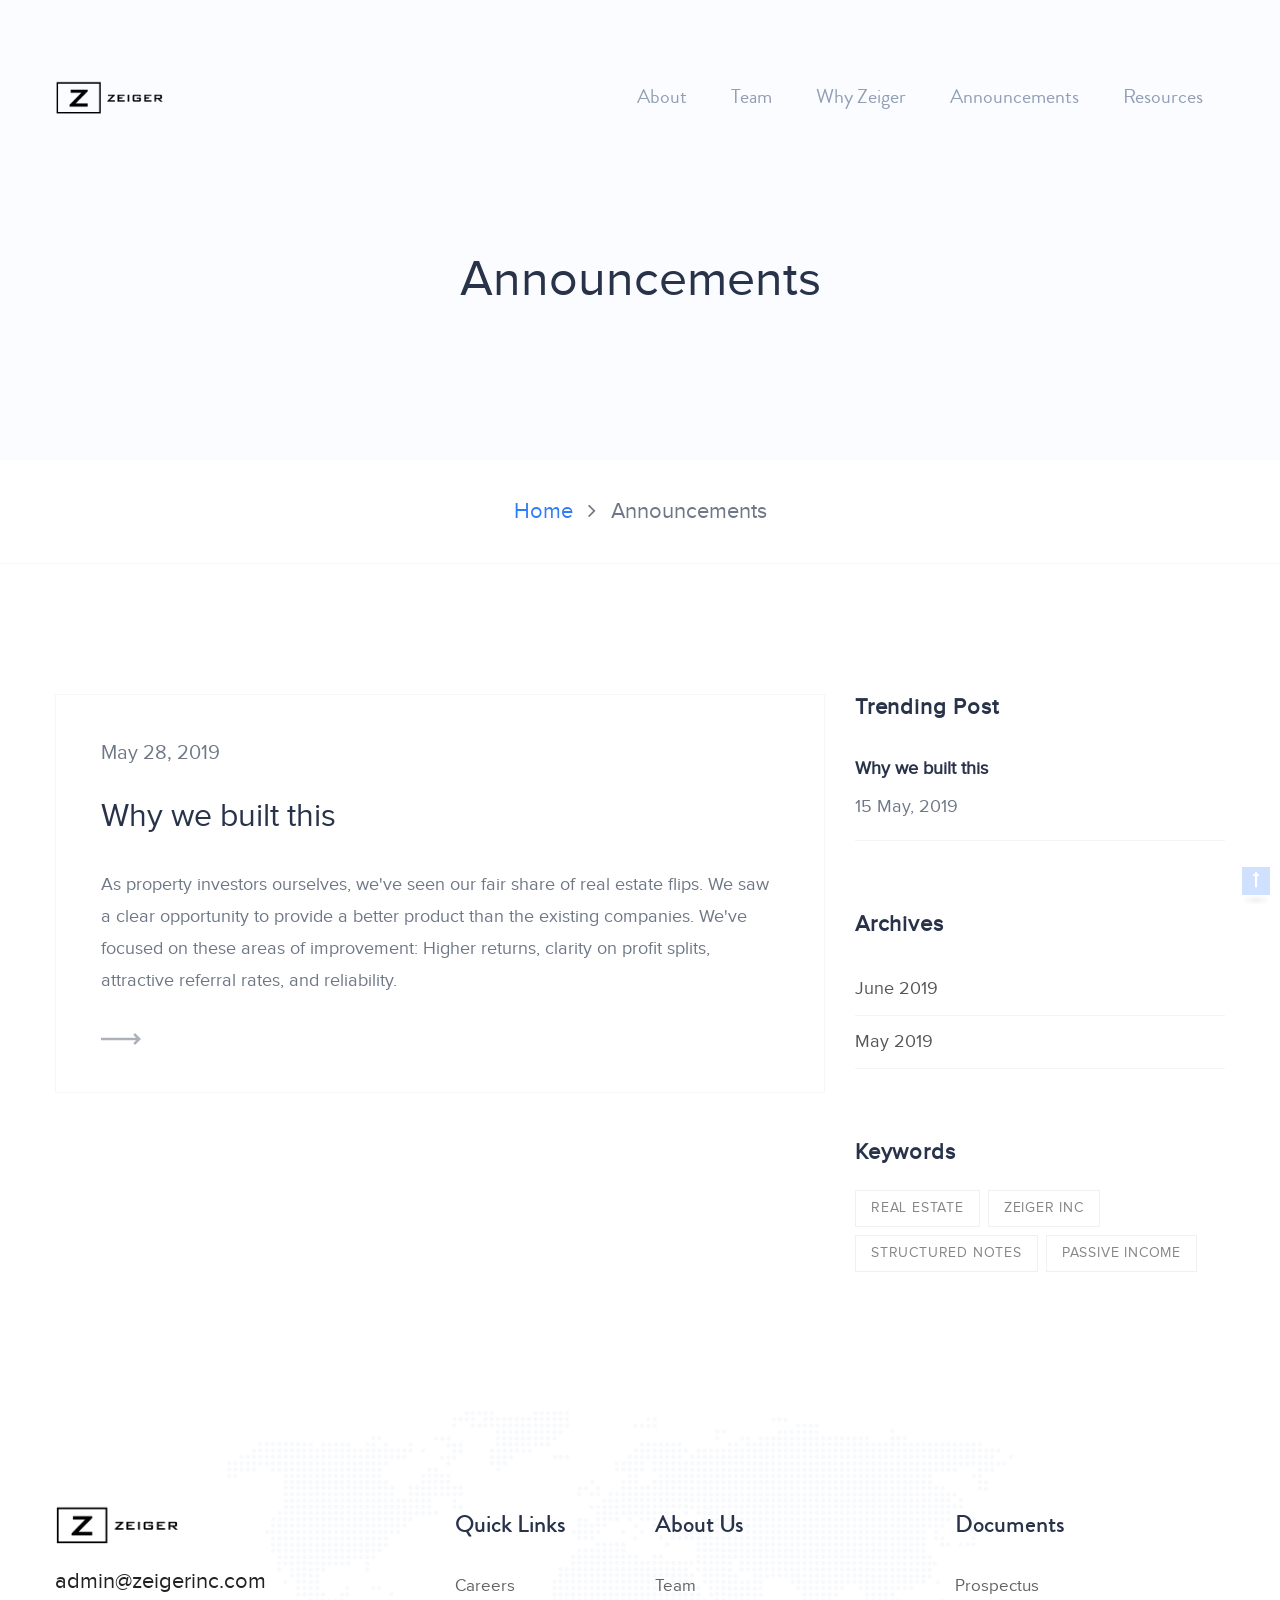
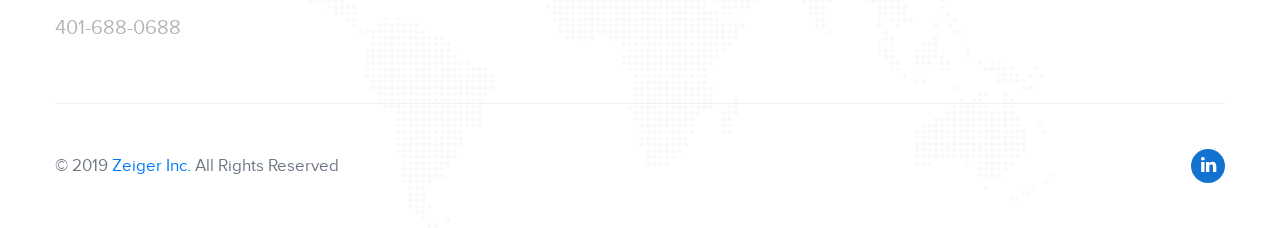
<file: src/blog.html>
<!DOCTYPE html>
<html lang="en">
	<head>
		<meta charset="UTF-8">
		<meta name="keywords" content="crypto, mining, animation, example, examples">
		<meta name="author" content="Creativegigs">
		<meta name="description" content="Zapruder - get rakeback on Ignition">
		<meta name='og:image' content='images/home/ogg.png'>
		<!-- For IE -->
		<meta http-equiv="X-UA-Compatible" content="IE=edge">
		<!-- For Resposive Device -->
		<meta name="viewport" content="width=device-width, initial-scale=1.0">

		<title>Zapruder - Rakeback for Ignition Casino, Bovada, Bodog, and Bodog88</title>

		<!-- Favicon -->
		<link rel="icon" href="images/fav-icon/favicon.ico">

		<!-- Main style sheet -->
		<link rel="stylesheet" type="text/css" href="css/style.css">
		<!-- responsive style sheet -->
		<link rel="stylesheet" type="text/css" href="css/responsive.css">
		<!-- Color Css -->
		<link rel="stylesheet" type="text/css" href="css/color-one.css">

		<link rel="stylesheet" type="text/css" href="css/custom.css">


		<!-- Fix Internet Explorer ______________________________________-->

		<!--[if lt IE 9]>
			<script src="http://html5shiv.googlecode.com/svn/trunk/html5.js"></script>
			<script src="vendor/html5shiv.js"></script>
			<script src="vendor/respond.js"></script>
		<![endif]-->

	</head>

	<body>
		<div class="main-page-wrapper">


			<!-- ********************** Loading Transition ************************ -->
			<div id="loader-wrapper">
				<div id="loader"></div>
			</div>

			<div class="html-top-content">
				<!-- ********************** Theme Top Banne & Header ************************ -->
				<div class="theme-top-section">
					<!-- ^^^^^^^^^^^^^^^^^ Theme Menu ^^^^^^^^^^^^^^^ -->
					<header class="theme-main-menu">
            <div class="container">
              <div class="menu-wrapper clearfix">
                <div class="logo header"><a href="index.html"><img src="images/logo/zeiger_logo_v2.png" alt="Logo" height="35"></a></div>

                <!-- Navigation -->
                  <nav class="navbar navbar-expand-lg dark" id="mega-menu-holder">
                    <div class="container">
                      <button class="navbar-toggler" type="button" data-toggle="collapse" data-target="#navbarResponsive" aria-controls="navbarResponsive" aria-expanded="false" aria-label="Toggle navigation">
                        <i class="fa fa-bars" aria-hidden="true"></i>
                      </button>
                      <div class="collapse navbar-collapse" id="navbarResponsive">
                        <ul class="navbar-nav">
                          <li class="nav-item">
                            <a class="nav-link js-scroll-trigger" href="/#about">About</a>
                          </li>
                          <li class="nav-item">
                            <a class="nav-link js-scroll-trigger" href="/#team">Team</a>
                          </li>
                          <li class="nav-item">
                            <a class="nav-link js-scroll-trigger" href="/why">Why Zeiger</a>
                          </li>
                          <li class="nav-item">
                            <a class="nav-link js-scroll-trigger" href="/announcements">Announcements</a>
                          </li>
                          <li class="nav-item">
                            <a class="nav-link js-scroll-trigger" href="/resources">Resources</a>
                          </li>


                        </ul>
                      </div>
                    </div>
                  </nav>
              </div> <!-- /.menu-wrapper -->
            </div> <!-- /.container -->
          </header> <!-- /.theme-main-menu -->
				</div> <!-- /.theme-top-section -->


				<!--
				=============================================
					Theme Inner Banner
				==============================================
				-->
				<div class="theme-inner-banner">
					<div class="container">
						<h2 style="">Announcements</h2>
					</div> <!-- /.container -->
					<ul>
						<li><a href="index.html">Home</a></li>
						<li><i class="fa fa-angle-right" aria-hidden="true"></i></li>
						<li>Announcements</li>
					</ul>
				</div> <!-- /.theme-inner-banner -->




				<!--
				=============================================
					Main Blog Post Wrapper
				==============================================
				-->
				<div class="container inner-page-spacing">
					<div class="row">
						<div class="col-lg-8 col-12 blog-grid-style hover-effect-one">
							<div class="single-blog-post text-style">
								<div class="post-meta-box bg-box">
									<div class="date"><a href="/why">May 28, 2019</a></div>
									<h4 class="title"><a href="/why">Why we built this</a></h4>
									<p>As property investors ourselves, we've seen our fair share of real estate flips. We saw a clear opportunity to provide a better product than the existing companies. We've focused on these areas of improvement: Higher returns, clarity on profit splits, attractive referral rates, and reliability.</p>
									<a href="/why" class="read-more"><i class="flaticon-right-thin"></i></a>
								</div> <!-- /.post-meta-box -->
							</div> <!-- /.single-blog-post -->

							<!-- <div class="theme-pagination text-center">
								<ul class="clearfix">
									<li class="active"><a href="#">1</a></li>
									<li><a href="#">2</a></li>
									<li><a href="#">3</a></li>
									<li><a href="#"><i class="flaticon-right-thin"></i></a></li>
								</ul>
							</div> -->
						</div> <!-- /.col- -->

						<!-- ======================== Theme Sidebar =============================== -->
						<div class="col-lg-4 col-md-7 col-12 theme-main-sidebar">
							<div class="sidebar-box bg-box sidebar-trending-post">
								<h6 class="sidebar-title">Trending Post</h6>
								<div class="single-trending-post clearfix">
									<div class="post">
										<h6><a href="/why">Why we built this</a></h6>
										<div class="date">15 May, 2019</div>
									</div> <!-- /.post -->
								</div> <!-- /.single-trending-post -->
							</div> <!-- /.sidebar-trending-post -->
							<div class="sidebar-box bg-box sidebar-categories">
								<h6 class="sidebar-title">Archives</h6>
								<ul>
									<li><a href="#">June 2019</a></li>
									<li><a href="#">May 2019</a></li>

								</ul>
							</div> <!-- /.sidebar-categories -->
							<div class="sidebar-tags">
								<h6 class="sidebar-title">Keywords</h6>
								<ul class="clearfix">
									<li><a href="#">Real Estate</a></li>
									<li><a href="#">Zeiger Inc</a></li>
									<li><a href="#">Structured Notes</a></li>
									<li><a href="#">Passive Income</a></li>
								</ul>
							</div>
						</div>
					</div>
				</div> <!-- /.container -->


				<!--
				=====================================================
					Footer
				=====================================================
				-->
				<footer class="theme-footer">
					<div class="container">
						<div class="inner-wrapper">
							<div class="top-footer-data-wrapper">
								<div class="row">
									<div class="col-lg-4 col-sm-6 footer-logo">
										<div class="logo"><a href="index.html"><img src="images/logo/zeiger_logo_v2.png" alt="Logo" height="40"></a></div>
										<a href="#" class="email">admin@zeigerinc.com</a>
										<a href="#" class="mobile">401-688-0688</a>
									</div> <!-- /.footer-logo -->
									<div class="col-lg-2 col-sm-6 footer-list">
										<h4 class="title">Quick Links</h4>
										<ul>

											<li><a href="https://angel.co/company/zeiger/jobs/">Careers</a></li>
										</ul>
									</div> <!-- /.footer-list -->
									<div class="col-lg-3 col-sm-6 footer-list">
										<h4 class="title">About Us</h4>
										<ul>
											<li><a href="#team">Team</a></li>
										</ul>
									</div> <!-- /.footer-list -->
									<div class="col-lg-3 col-sm-6 footer-list">
										<h4 class="title">Documents</h4>
										<ul>
											<li><a href="/prospectus.pdf">Prospectus</a></li>
										</ul>
									</div> <!-- /.footer-list -->
								</div> <!-- /.row -->
							</div> <!-- /.top-footer-data-wrapper -->

							<div class="bottom-footer clearfix">
								<p class="copyright">&copy; 2019 <a href="#">Zeiger Inc.</a> All Rights Reserved</p>
								<ul>
									<li><a href="https://www.linkedin.com/company/zeiger-inc"><i class="fa fa-linkedin" aria-hidden="true"></i></a></li>

								</ul>
							</div> <!-- /.bottom-footer -->
						</div>
					</div> <!-- /.container -->
				</footer>

			</div> <!-- /.html-top-content -->



	        <!-- Scroll Top Button -->
			<button class="scroll-top tran3s color-one-bg">
				<i class="fa fa-long-arrow-up" aria-hidden="true"></i>
			</button>




		<!-- Js File_________________________________ -->
		<!-- jQuery first, then Popper.js, then Bootstrap JS -->
    	<!-- jQuery -->
		<script src="vendor/jquery.2.2.3.min.js"></script>
		<!-- Popper js -->
		<script src="vendor/popper.js/popper.min.js"></script>
		<!-- Bootstrap JS -->
		<script src="vendor/bootstrap/js/bootstrap.min.js"></script>

		<!-- Vendor js _________ -->
		<!-- Plugin JavaScript -->
    	<script src="vendor/jquery-easing/jquery.easing.min.js"></script>
		<!-- Language Stitcher -->
		<script src="vendor/language-switcher/jquery.polyglot.language.switcher.js"></script>
		<!-- js count to -->
		<script src="vendor/jquery.appear.js"></script>
		<script src="vendor/jquery.countTo.js"></script>
		<!-- Fancybox -->
		<script src="vendor/fancybox/dist/jquery.fancybox.min.js"></script>
		<!-- owl Carousel -->
		<script src="vendor/owl-carousel/owl.carousel.min.js"></script>
		<!-- AOS js -->
		<script src="vendor/aos-next/dist/aos.js"></script>
		<!-- Youtube Video -->
		<script src="vendor/jquery.fitvids.js"></script>



		<!-- Theme js -->
		<script src="js/theme.js"></script>

		</div> <!-- /.main-page-wrapper -->
	</body>
</html>
</file>
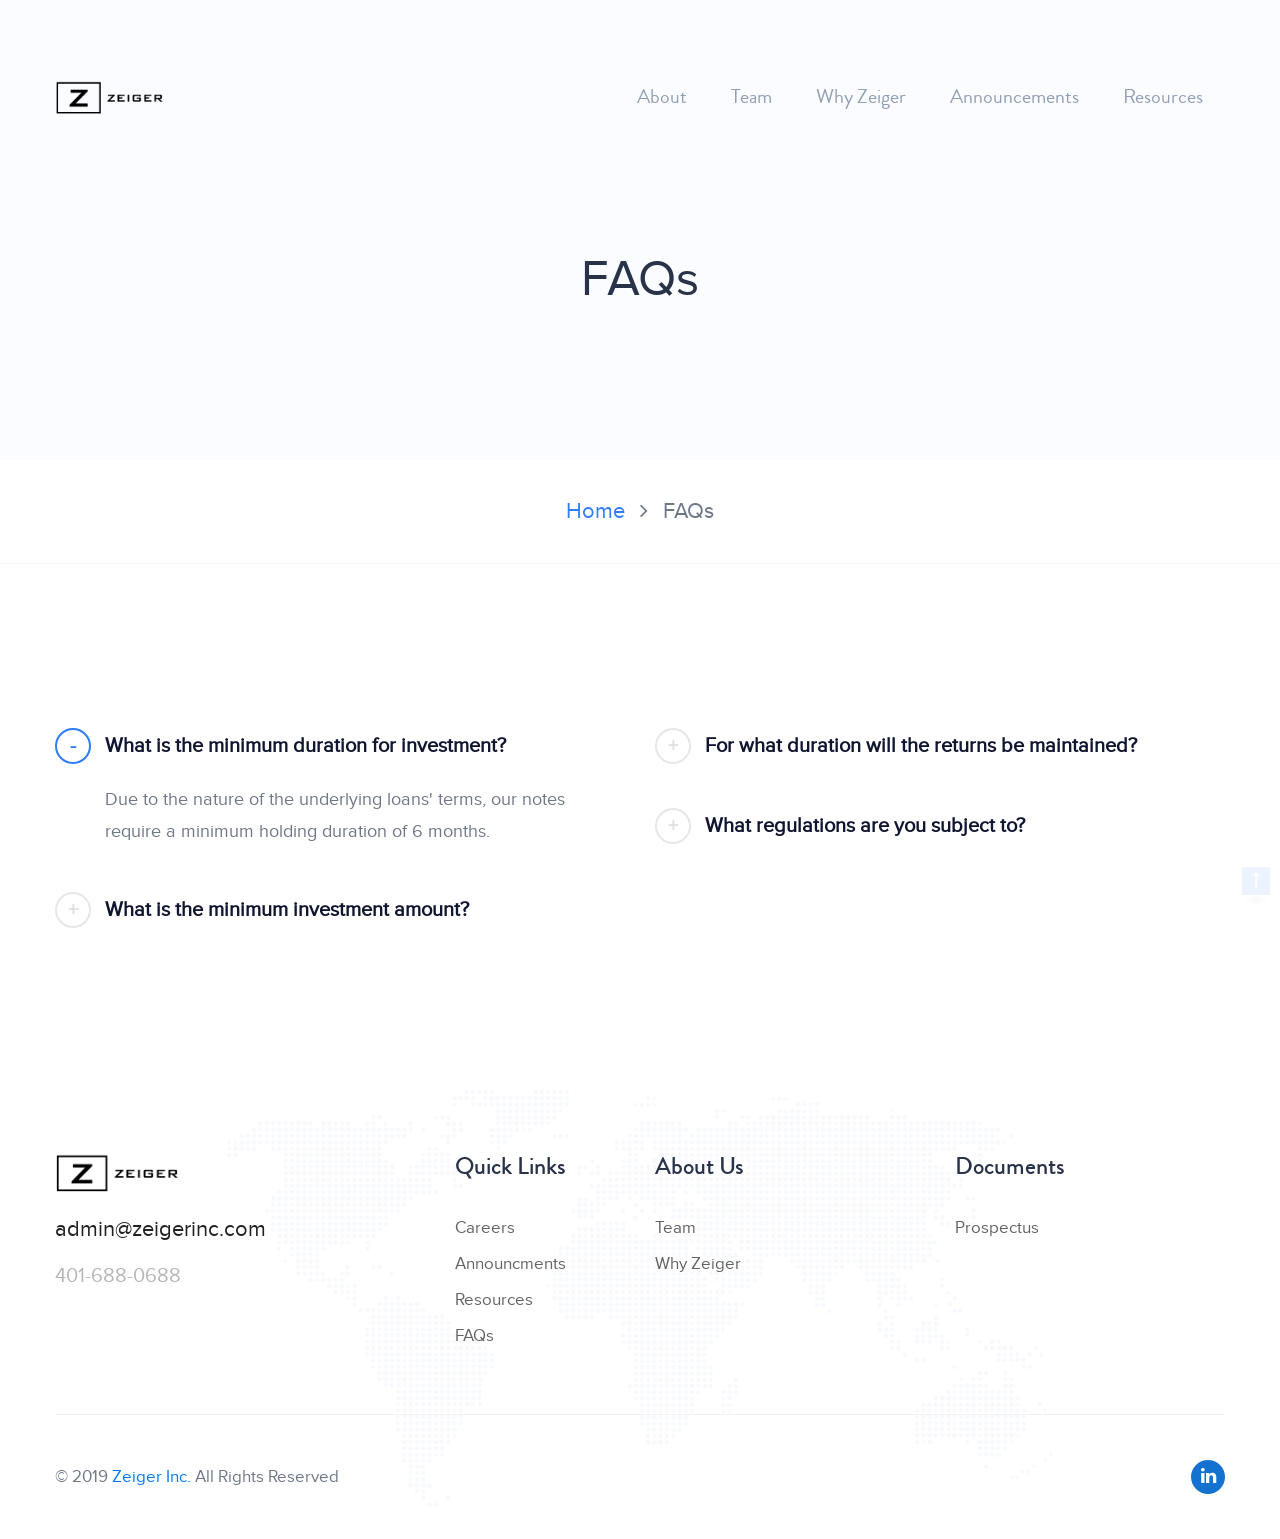
<file: src/faqs.html>
<!DOCTYPE html>
<html lang="en">
	<head>
		<meta charset="UTF-8">
		<meta name="keywords" content="crypto, mining, animation, example, examples">
		<meta name="author" content="Creativegigs">
		<meta name="description" content="cryto is a beautiful website template designed for bitcoin crypto currency mining and exchange websites.">
		<meta name='og:image' content='images/home/ogg.png'>
		<!-- For IE -->
		<meta http-equiv="X-UA-Compatible" content="IE=edge">
		<!-- For Resposive Device -->
		<meta name="viewport" content="width=device-width, initial-scale=1.0">

    <title>Zeiger Inc</title>

		<!-- Favicon -->
    <link rel="icon" href="images/fav-icon/favicon.ico">

		<!-- Main style sheet -->
		<link rel="stylesheet" type="text/css" href="css/style.css">
		<!-- responsive style sheet -->
		<link rel="stylesheet" type="text/css" href="css/responsive.css">
		<!-- Color Css -->
		<link rel="stylesheet" type="text/css" href="css/color-one.css">


		<!-- Fix Internet Explorer ______________________________________-->

		<!--[if lt IE 9]>
			<script src="http://html5shiv.googlecode.com/svn/trunk/html5.js"></script>
			<script src="vendor/html5shiv.js"></script>
			<script src="vendor/respond.js"></script>
		<![endif]-->

	</head>

	<body>
		<div class="main-page-wrapper">



			<!-- ********************** Loading Transition ************************ -->
			<div id="loader-wrapper">
				<div id="loader"></div>
			</div>

			<div class="html-top-content">
				<!-- ********************** Theme Top Banne & Header ************************ -->
				<div class="theme-top-section">
					<!-- ^^^^^^^^^^^^^^^^^ Theme Menu ^^^^^^^^^^^^^^^ -->
            <header class="theme-main-menu">
              <div class="container">
                <div class="menu-wrapper clearfix">
                  <div class="logo header"><a href="index.html"><img src="images/logo/zeiger_logo_v2.png" alt="Logo" height="35"></a></div>

                  <!-- Navigation -->
                    <nav class="navbar navbar-expand-lg dark" id="mega-menu-holder">
                      <div class="container">
                        <button class="navbar-toggler" type="button" data-toggle="collapse" data-target="#navbarResponsive" aria-controls="navbarResponsive" aria-expanded="false" aria-label="Toggle navigation">
                          <i class="fa fa-bars" aria-hidden="true"></i>
                        </button>
                        <div class="collapse navbar-collapse" id="navbarResponsive">
                          <ul class="navbar-nav">
                            <li class="nav-item">
                              <a class="nav-link js-scroll-trigger" href="/#about">About</a>
                            </li>
                            <li class="nav-item">
                              <a class="nav-link js-scroll-trigger" href="/#team">Team</a>
                            </li>
                            <li class="nav-item">
                              <a class="nav-link js-scroll-trigger" href="/why">Why Zeiger</a>
                            </li>
                            <li class="nav-item">
                              <a class="nav-link js-scroll-trigger" href="/announcements">Announcements</a>
                            </li>
                            <li class="nav-item">
                              <a class="nav-link js-scroll-trigger" href="/resources">Resources</a>
                            </li>


                          </ul>
                        </div>
                      </div>
                    </nav>
                </div> <!-- /.menu-wrapper -->
              </div> <!-- /.container -->
            </header> <!-- /.theme-main-menu -->

				</div> <!-- /.theme-top-section -->


				<!--
				=============================================
					Theme Inner Banner
				==============================================
				-->
				<div class="theme-inner-banner">
					<div class="container">
						<h2>FAQs</h2>
					</div> <!-- /.container -->
					<ul>
						<li><a href="index.html">Home</a></li>
						<li><i class="fa fa-angle-right" aria-hidden="true"></i></li>
						<li>FAQs</li>
					</ul>
				</div> <!-- /.theme-inner-banner -->



        <!--
        =============================================
          FaQ Section
        ==============================================
        -->
        <div class="faq-section">
          <div class="container">
            <!-- <div class="theme-title text-center">
              <h2>FAQ’s</h2>
            </div> -->

            <div class="row">
              <div class="col-lg-6">
                <div class="accordion-one">
                  <div class="panel-group theme-accordion" id="accordion">
                    <div class="panel">
                      <div class="panel-heading active-panel">
                        <h6 class="panel-title">
                          <a data-toggle="collapse" data-parent="#accordion" href="#collapse1">
                          What is the minimum duration for investment?</a>
                        </h6>
                      </div>
                      <div id="collapse1" class="panel-collapse collapse show">
                        <div class="panel-body">
                          <p>Due to the nature of the underlying loans' terms, our notes require a minimum holding duration of 6 months.</p>
                        </div>
                      </div>
                    </div> <!-- /panel 1 -->
                    <div class="panel">
                      <div class="panel-heading">
                        <h6 class="panel-title">
                          <a data-toggle="collapse" data-parent="#accordion" href="#collapse2">
                          What is the minimum investment amount?</a>
                        </h6>
                      </div>
                      <div id="collapse2" class="panel-collapse collapse">
                        <div class="panel-body">
                          <p>We will accept a minimum investment of $1000, however we are looking to establish long term relationships to continually invest significantly larger amounts.</p>
                        </div>
                      </div>
                    </div> <!-- /panel 2 -->


                  </div> <!-- end #accordion -->
                </div> <!-- End of .accordion-one -->
              </div>

              <div class="col-lg-6">
                <div class="accordion-one">
                  <div class="panel-group theme-accordion" id="accordion-two">
                    <div class="panel">
                      <div class="panel-heading">
                        <h6 class="panel-title">
                          <a data-toggle="collapse" data-parent="#accordion-two" href="#collapse11">
                          For what duration will the returns be maintained?</a>
                        </h6>
                      </div>
                      <div id="collapse11" class="panel-collapse collapse">
                        <div class="panel-body">
                          <p>Returns to our investors will be scaled according to the local market conditions in which our flippers operate. Returns will remain constant for the foreseeable future, however will be periodically adjusted accordingly.</p>
                        </div>
                      </div>
                    </div> <!-- /panel 1 -->
                    <div class="panel">
                      <div class="panel-heading">
                        <h6 class="panel-title">
                          <a data-toggle="collapse" data-parent="#accordion-two" href="#collapse33">
                          What regulations are you subject to?</a>
                        </h6>
                      </div>
                      <div id="collapse33" class="panel-collapse collapse">
                        <div class="panel-body">
                        </div>
                        <p>We are operating pursuant to the state of Delaware's restrictions on large-cap loans and the 2016 revision of the SEC's Rule 504 of Regulation D.</p>
                      </div>
                    </div> <!-- /panel 3 -->

                  </div> <!-- end #accordion-two -->
                </div> <!-- End of .accordion-one -->
              </div>
            </div>
          </div>
        </div> <!-- /.faq-section -->


				<!--
				=====================================================
					Footer
				=====================================================
				-->
        <footer class="theme-footer">
					<div class="container">
						<div class="inner-wrapper">
							<div class="top-footer-data-wrapper">
								<div class="row">
									<div class="col-lg-4 col-sm-6 footer-logo">
										<div class="logo"><a href="index.html"><img src="images/logo/zeiger_logo_v2.png" alt="Logo" height="40"></a></div>
										<a href="#" class="email">admin@zeigerinc.com</a>
										<a href="#" class="mobile">401-688-0688</a>
									</div> <!-- /.footer-logo -->
									<div class="col-lg-2 col-sm-6 footer-list">
										<h4 class="title">Quick Links</h4>
										<ul>

											<li><a href="https://angel.co/company/zeiger/jobs/">Careers</a></li>
											<li><a href="/announcements">Announcments</a></li>
											<li><a href="/resources">Resources</a></li>
											<li><a href="/faqs">FAQs</a></li>

										</ul>
									</div> <!-- /.footer-list -->
									<div class="col-lg-3 col-sm-6 footer-list">
										<h4 class="title">About Us</h4>
										<ul>
											<li><a href="/#team">Team</a></li>
											<li><a href="/why">Why Zeiger</a></li>

										</ul>
									</div> <!-- /.footer-list -->
									<div class="col-lg-3 col-sm-6 footer-list">
										<h4 class="title">Documents</h4>
										<ul>
											<li><a href="/prospectus.pdf">Prospectus</a></li>
										</ul>
									</div> <!-- /.footer-list -->
								</div> <!-- /.row -->
							</div> <!-- /.top-footer-data-wrapper -->

							<div class="bottom-footer clearfix">
								<p class="copyright">&copy; 2019 <a href="#">Zeiger Inc.</a> All Rights Reserved</p>
								<ul>
									<li><a href="https://www.linkedin.com/company/zeiger-inc"><i class="fa fa-linkedin" aria-hidden="true"></i></a></li>

								</ul>
							</div> <!-- /.bottom-footer -->
						</div>
					</div> <!-- /.container -->
				</footer>


			</div> <!-- /.html-top-content -->



	        <!-- Scroll Top Button -->
			<button class="scroll-top tran3s color-one-bg">
				<i class="fa fa-long-arrow-up" aria-hidden="true"></i>
			</button>




		<!-- Js File_________________________________ -->
		<!-- jQuery first, then Popper.js, then Bootstrap JS -->
    	<!-- jQuery -->
		<script src="vendor/jquery.2.2.3.min.js"></script>
		<!-- Popper js -->
		<script src="vendor/popper.js/popper.min.js"></script>
		<!-- Bootstrap JS -->
		<script src="vendor/bootstrap/js/bootstrap.min.js"></script>

		<!-- Vendor js _________ -->
		<!-- Plugin JavaScript -->
    	<script src="vendor/jquery-easing/jquery.easing.min.js"></script>
		<!-- Language Stitcher -->
		<script src="vendor/language-switcher/jquery.polyglot.language.switcher.js"></script>
		<!-- js count to -->
		<script src="vendor/jquery.appear.js"></script>
		<script src="vendor/jquery.countTo.js"></script>
		<!-- Fancybox -->
		<script src="vendor/fancybox/dist/jquery.fancybox.min.js"></script>
		<!-- owl Carousel -->
		<script src="vendor/owl-carousel/owl.carousel.min.js"></script>
		<!-- AOS js -->
		<script src="vendor/aos-next/dist/aos.js"></script>
		<!-- Youtube Video -->
		<script src="vendor/jquery.fitvids.js"></script>



		<!-- Theme js -->
		<script src="js/theme.js"></script>

		</div> <!-- /.main-page-wrapper -->
	</body>
</html>
</file>
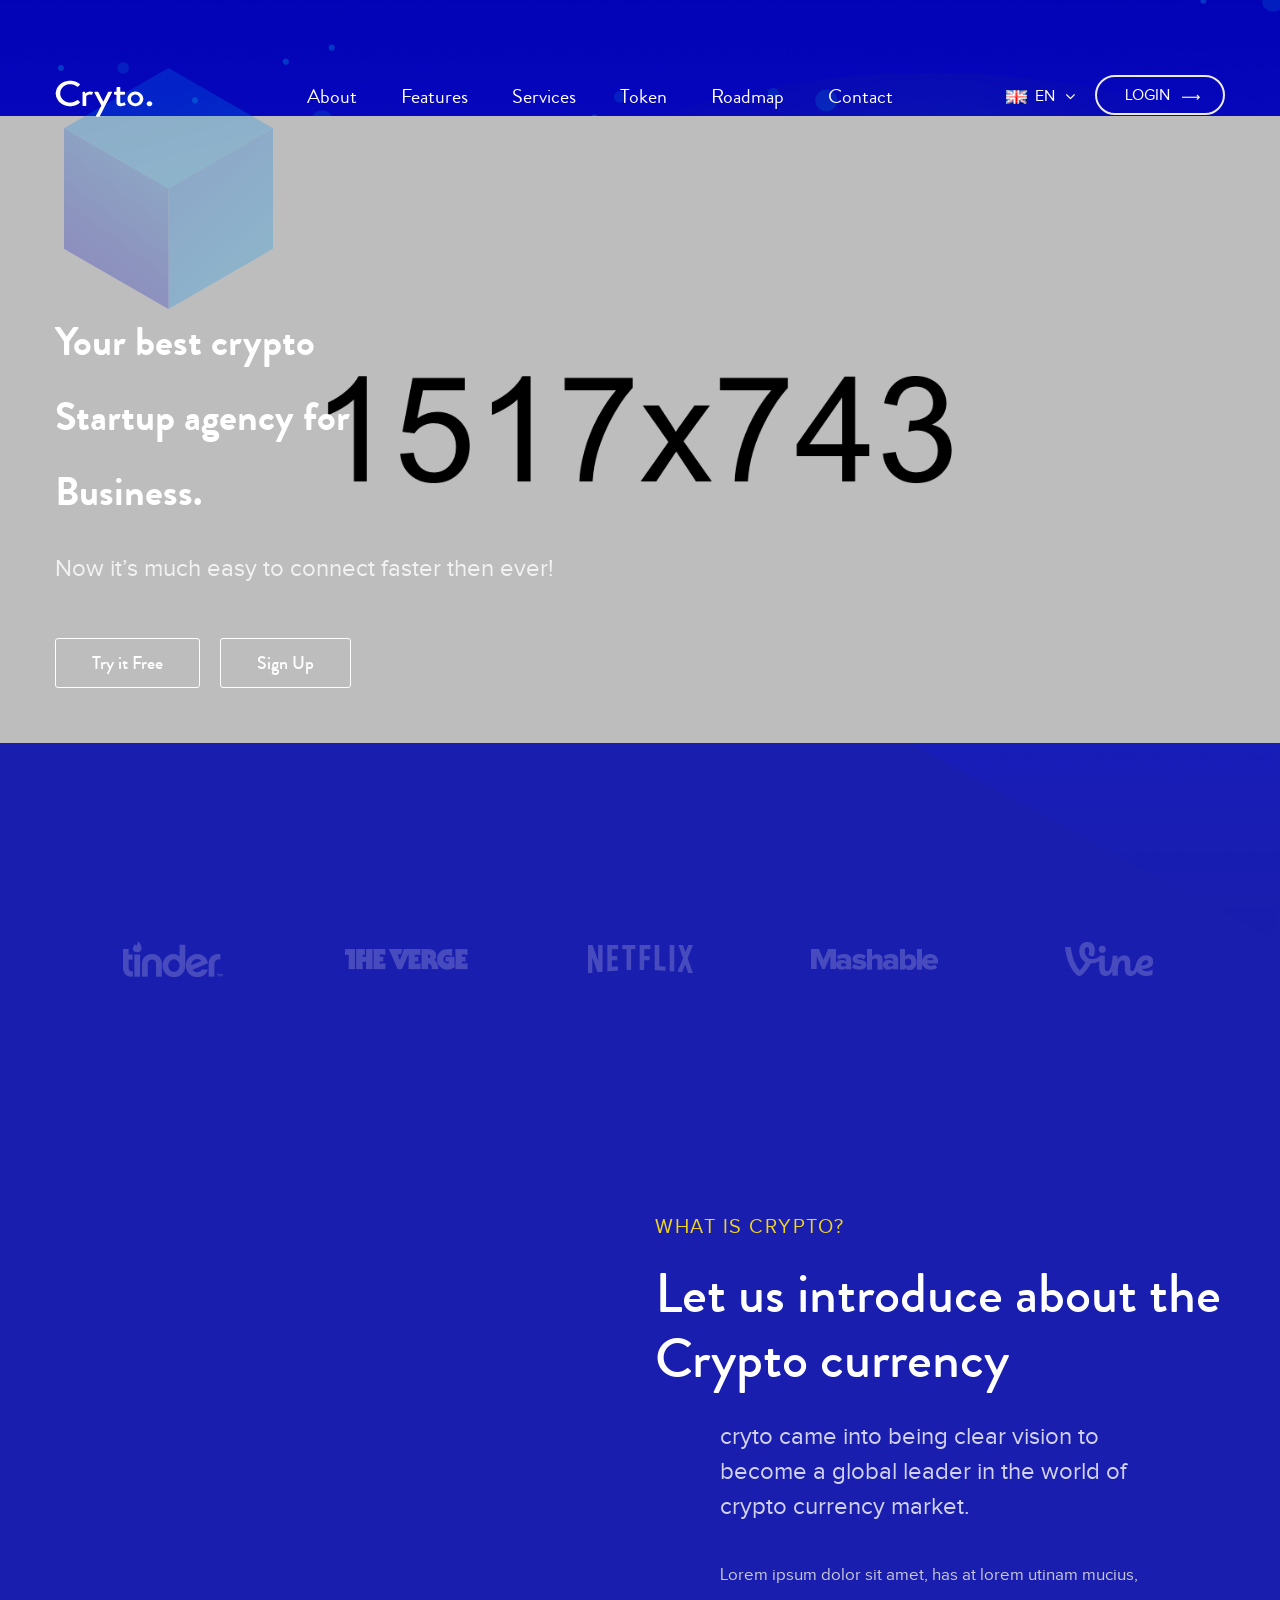
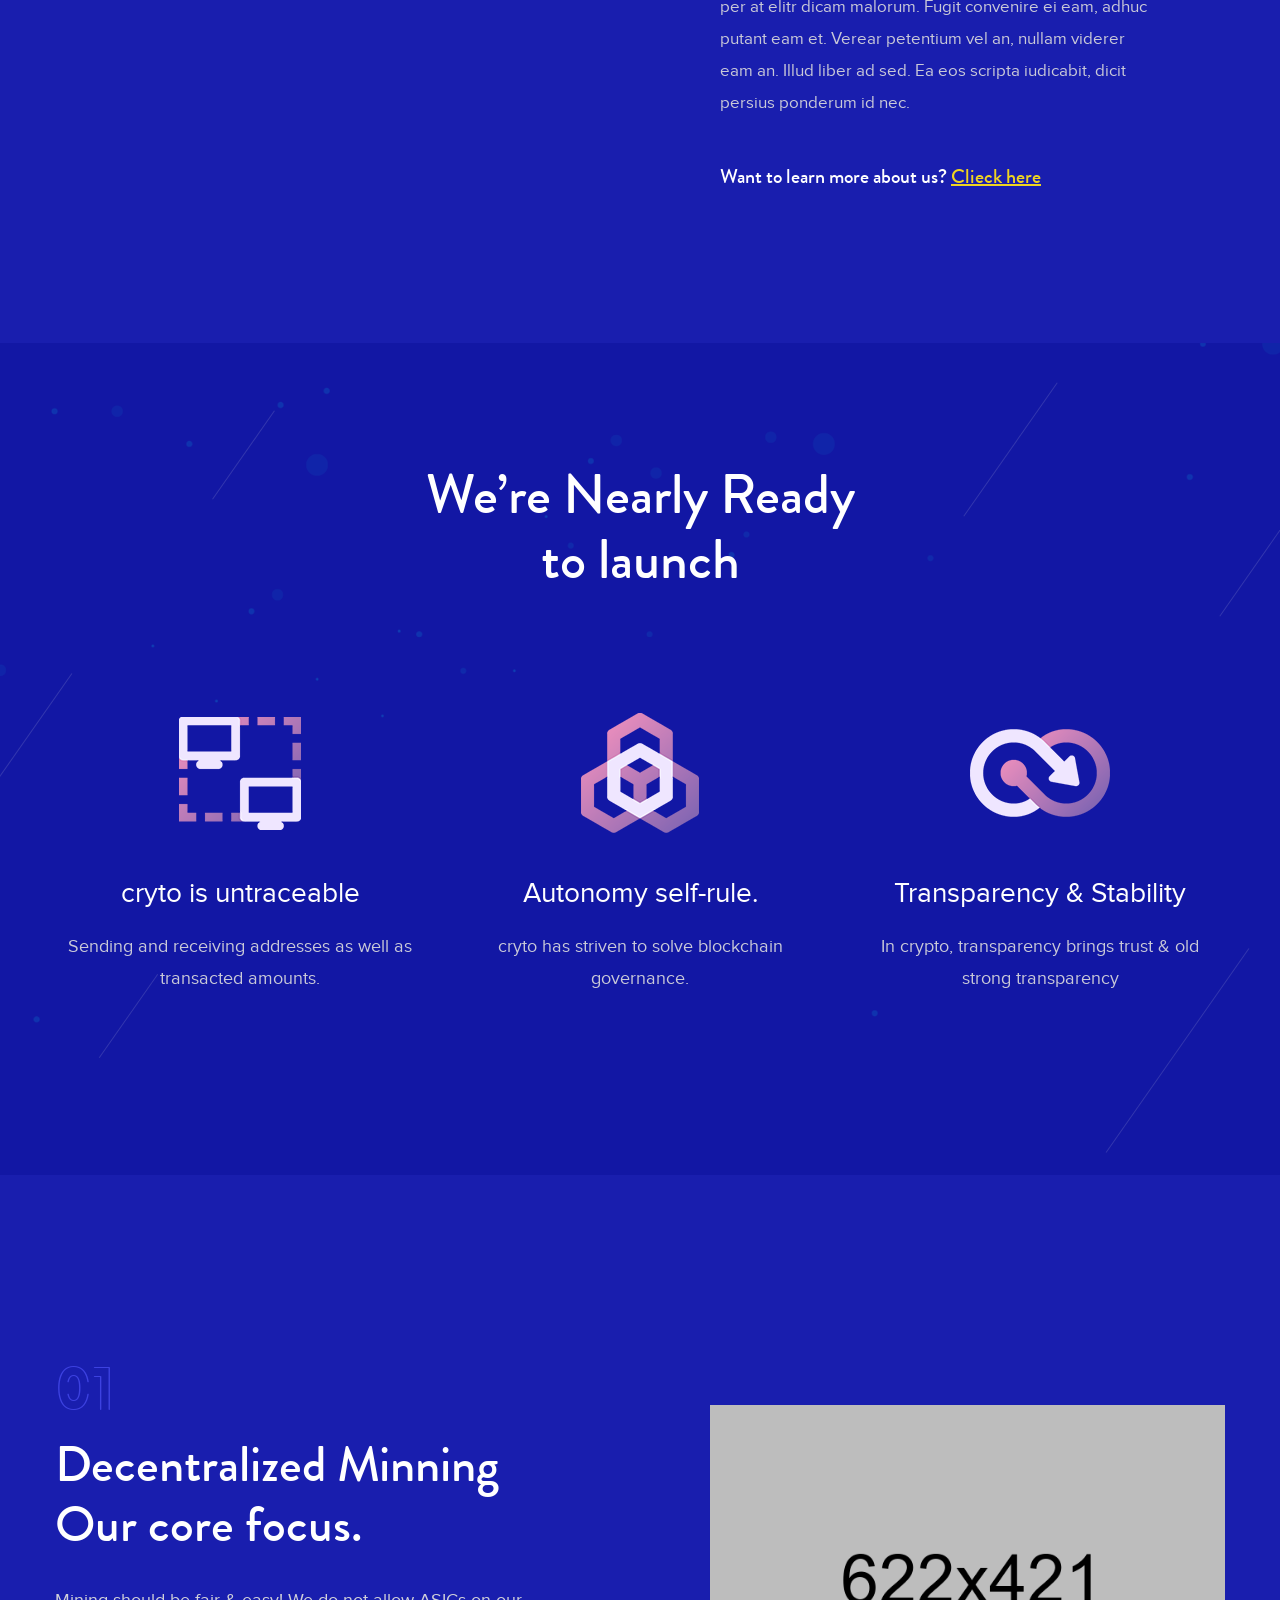
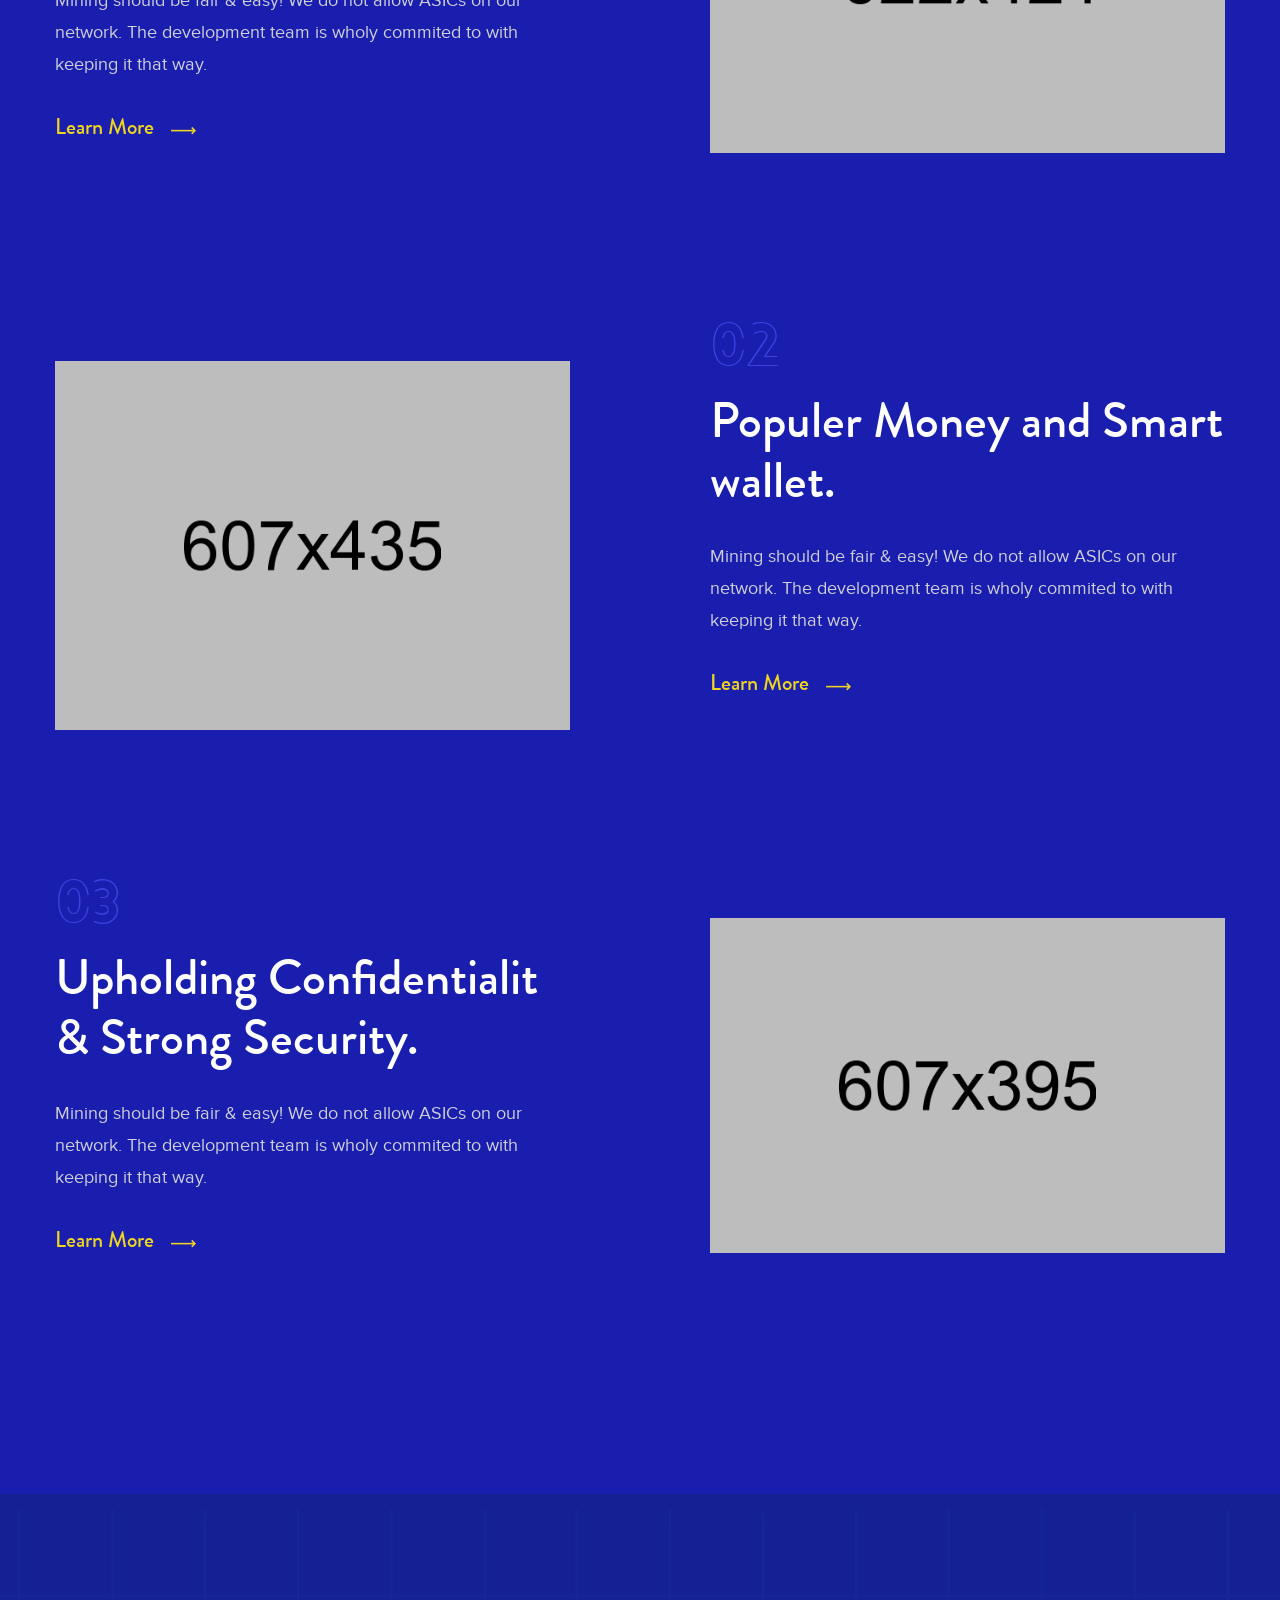
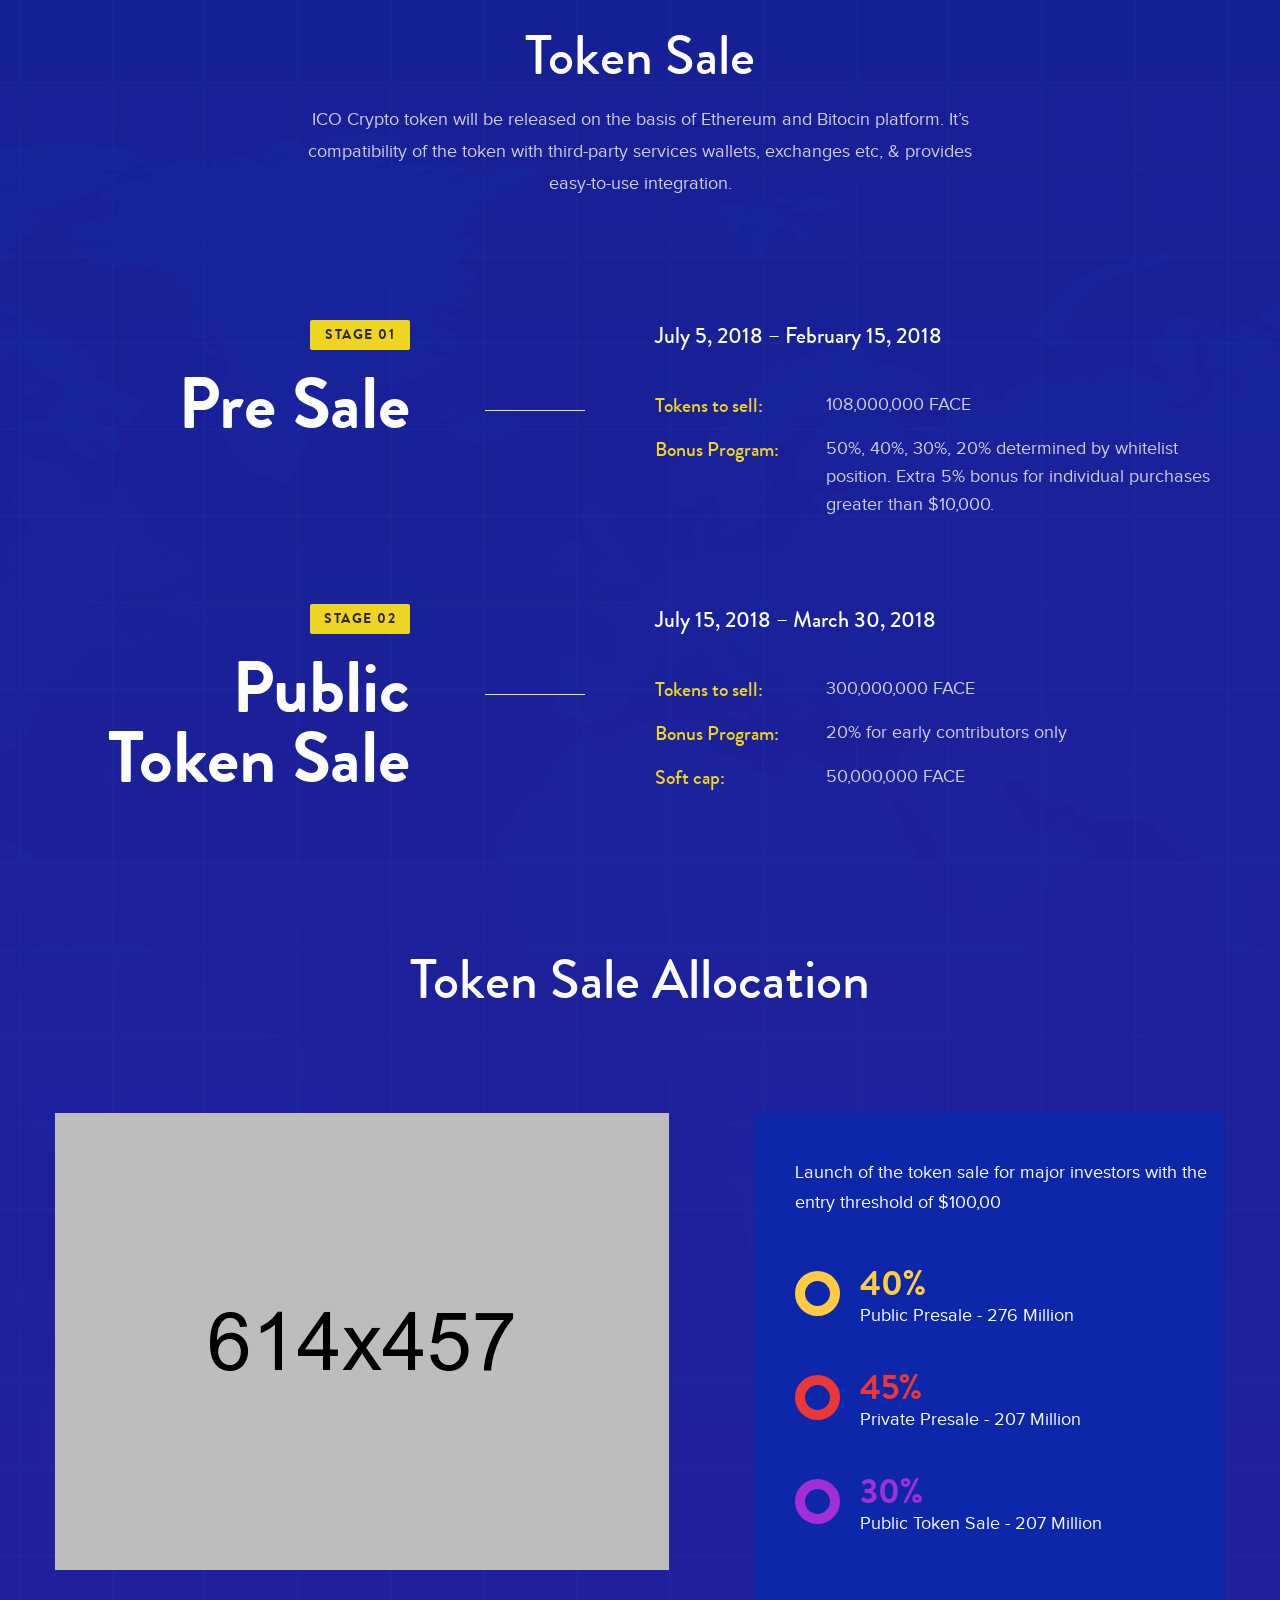
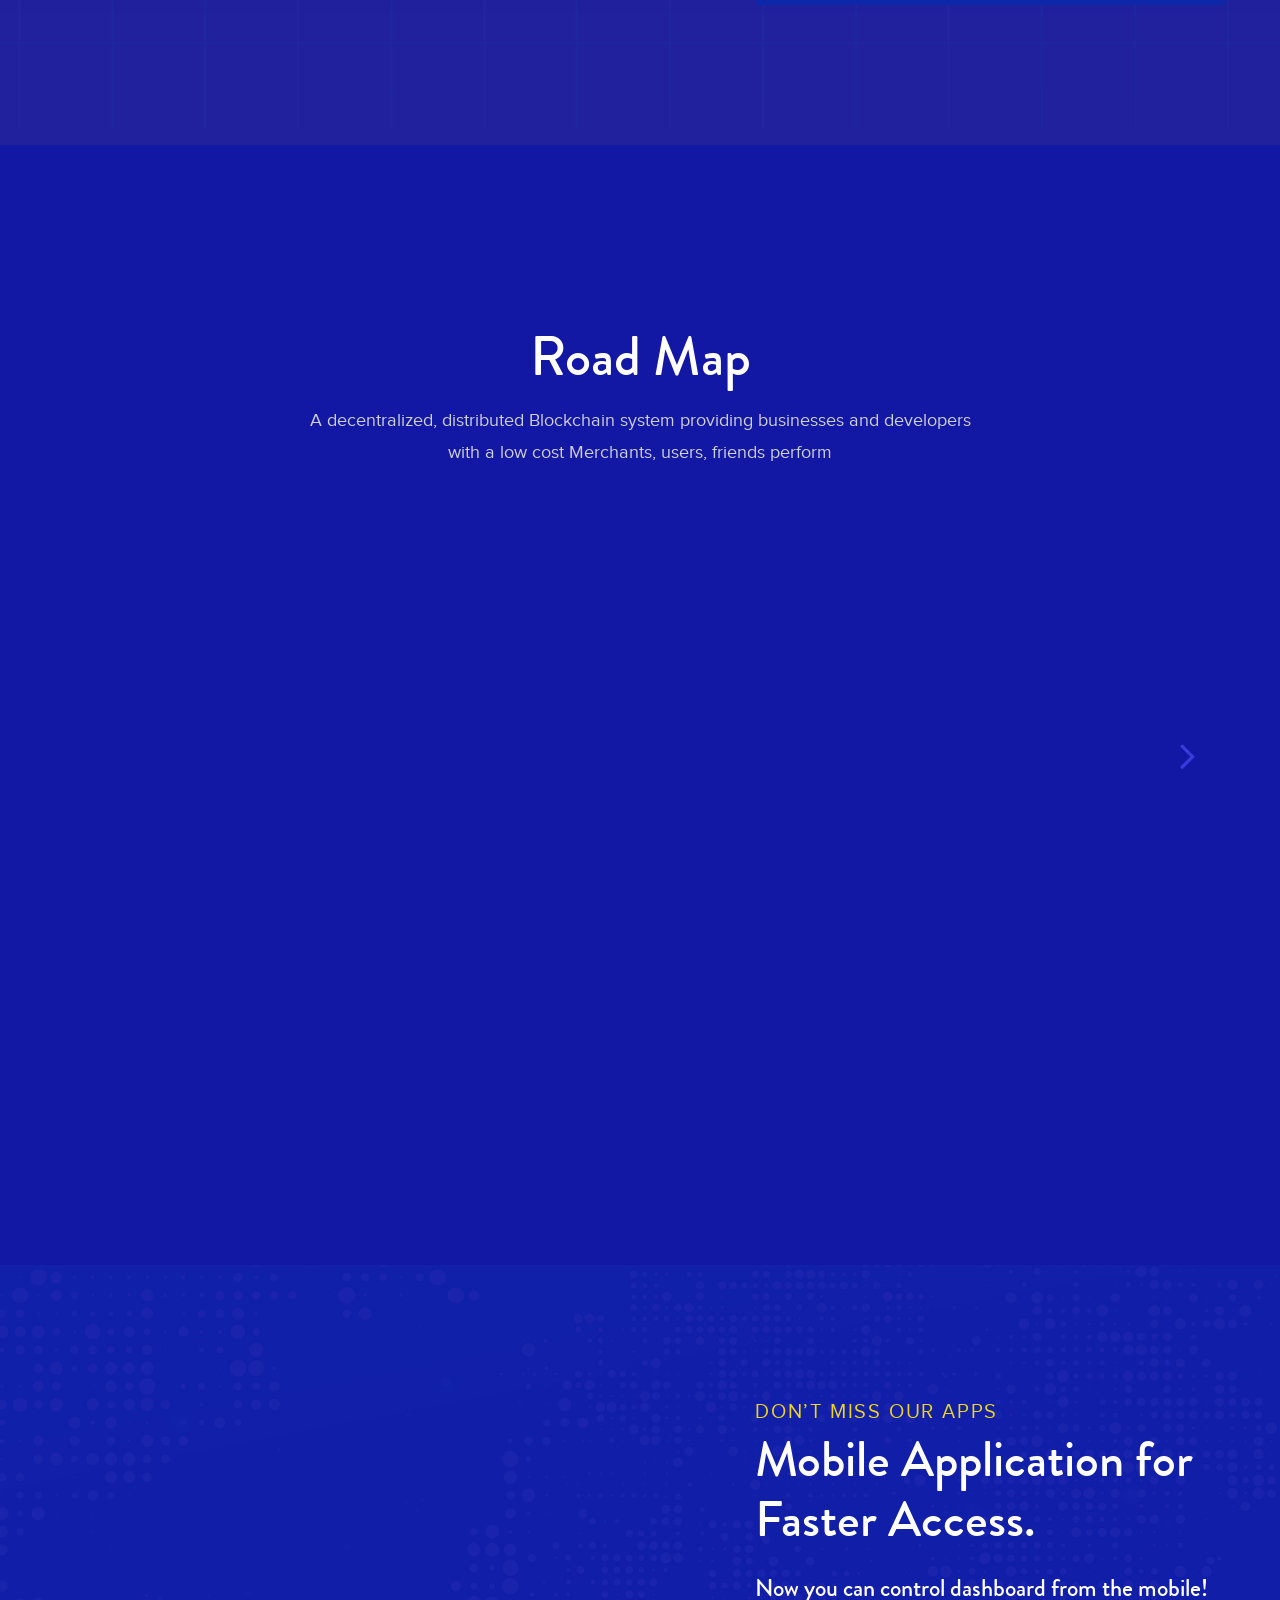
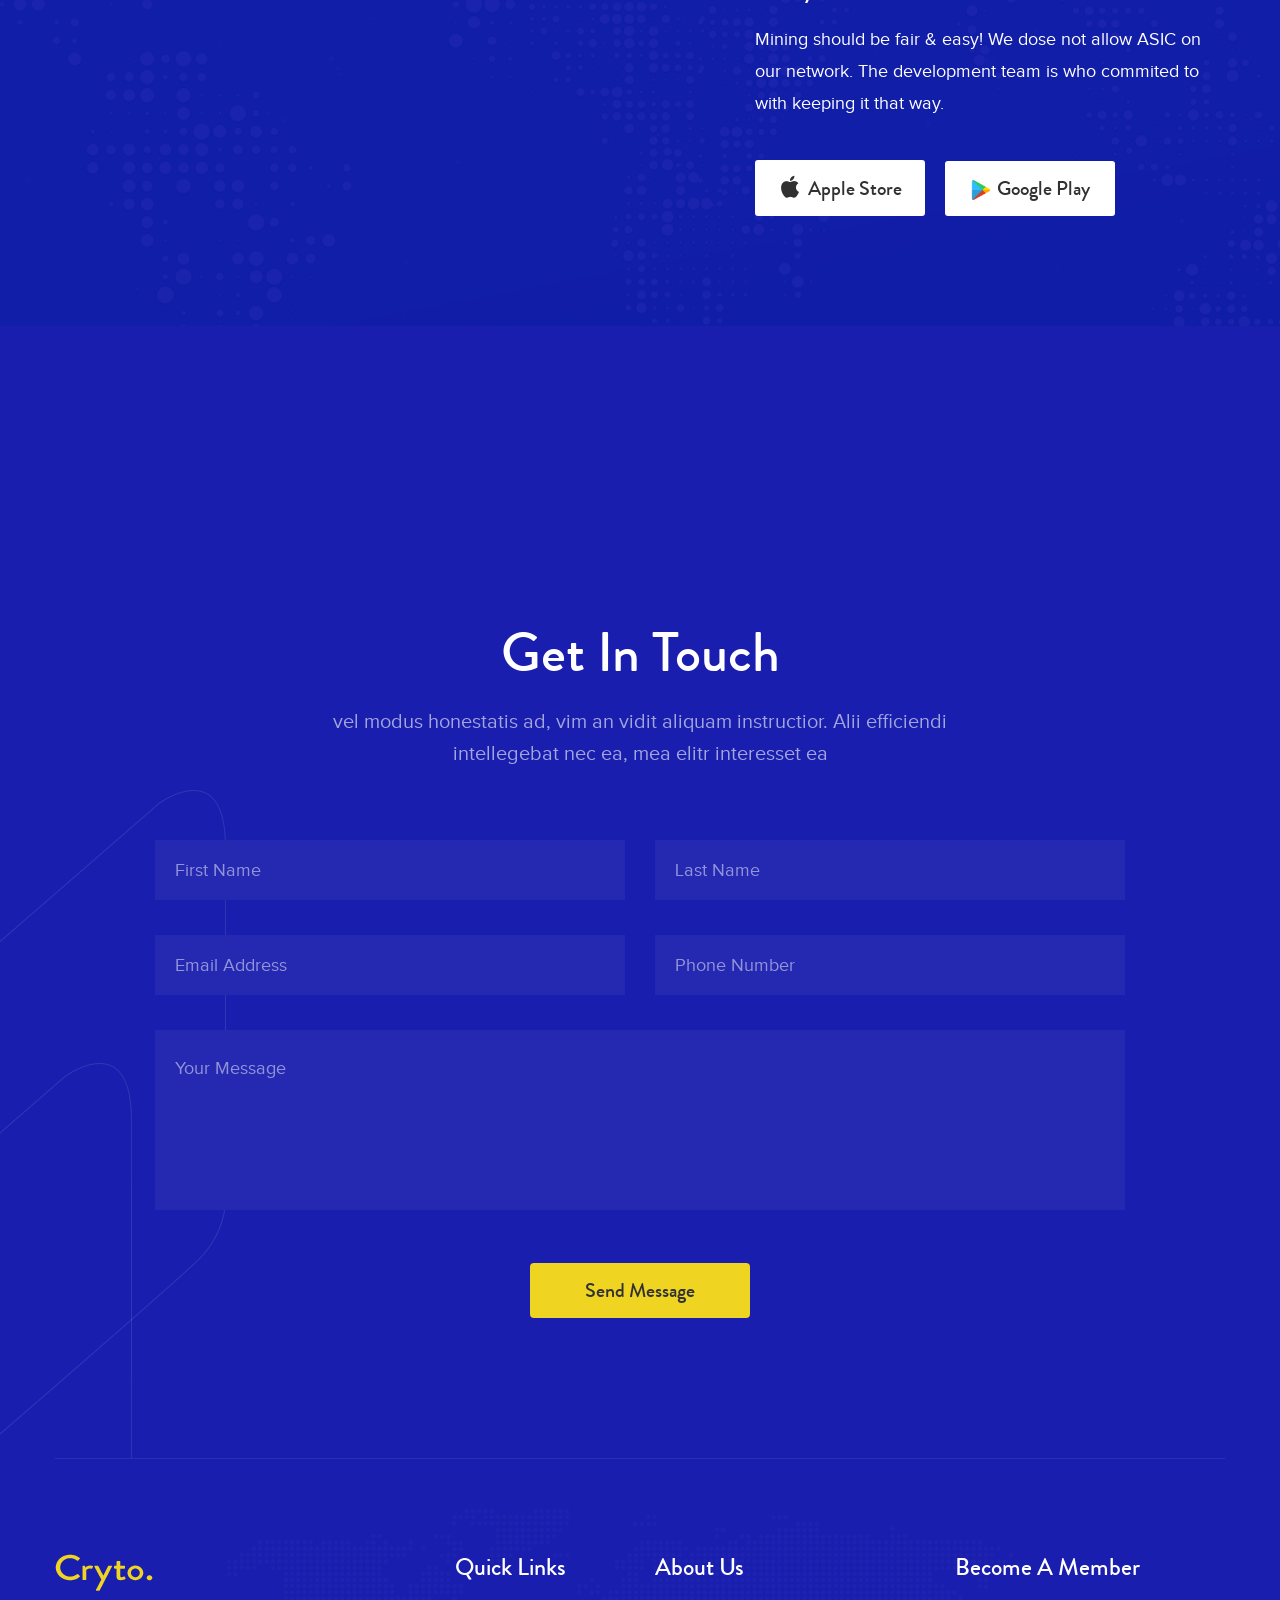
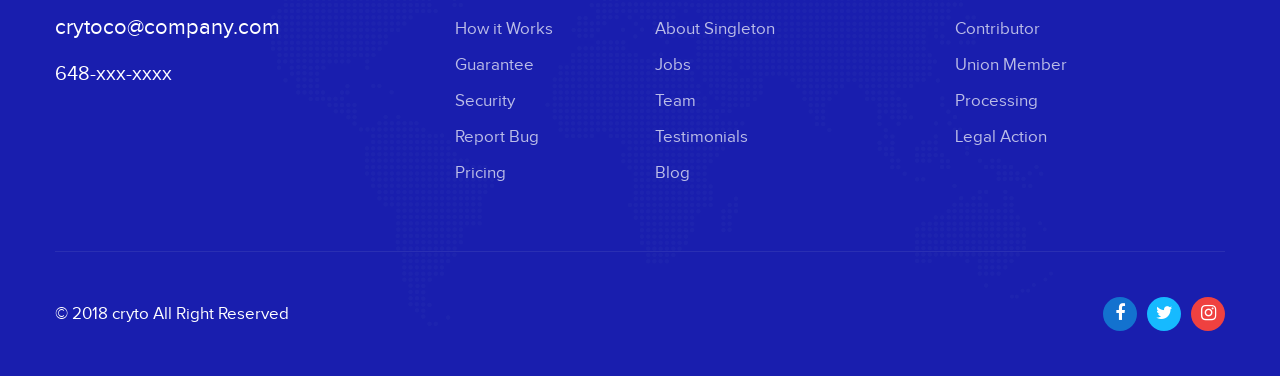
<file: src/index-2.html>
<!DOCTYPE html>
<html lang="en">
	<head>
		<meta charset="UTF-8">
		<meta name="keywords" content="crypto, mining, animation, example, examples">
		<meta name="author" content="Creativegigs">
		<meta name="description" content="cryto is a beautiful website template designed for bitcoin crypto currency mining and exchange websites.">
		<meta name='og:image' content='images/home/ogg.png'>
		<!-- For IE -->
		<meta http-equiv="X-UA-Compatible" content="IE=edge">
		<!-- For Resposive Device -->
		<meta name="viewport" content="width=device-width, initial-scale=1.0">

		<title>cryto - Bitcoin & Cryptocurrency Landing Page HTML Template</title>

		<!-- Favicon -->
		<link rel="icon" type="image/png" sizes="56x56" href="images/fav-icon/icon.png">

		<!-- Main style sheet -->
		<link rel="stylesheet" type="text/css" href="css/style.css">
		<!-- responsive style sheet -->
		<link rel="stylesheet" type="text/css" href="css/responsive.css">
		<!-- Color Css -->
		<link rel="stylesheet" type="text/css" href="css/color-two.css">


		<!-- Fix Internet Explorer ______________________________________-->

		<!--[if lt IE 9]>
			<script src="http://html5shiv.googlecode.com/svn/trunk/html5.js"></script>
			<script src="vendor/html5shiv.js"></script>
			<script src="vendor/respond.js"></script>
		<![endif]-->
			
	</head>

	<body>
		<div class="main-page-wrapper">

			<!-- ********************** Loading Transition ************************ -->
			<div id="loader-wrapper">
				<div id="loader"></div>
			</div>

			<div class="html-top-content">
				<!-- ********************** Theme Top Banne & Header ************************ -->
				<div class="theme-top-section">
					<img src="images/home/bg5.png" alt="" class="blue-shape">
					<!-- ^^^^^^^^^^^^^^^^^ Theme Menu ^^^^^^^^^^^^^^^ -->
					<header class="theme-main-menu color-white">
						<div class="container">
							<div class="menu-wrapper clearfix">
								<div class="logo"><a href="index.html"><img src="images/logo/logo2.png" alt="Logo"></a></div>
								
								<ul class="right-widget celarfix">
									<li>
										<div id="polyglotLanguageSwitcher">
											<form action="#">
												<select id="polyglot-language-options">
													<option id="en" value="en" selected>En</option>
													<option id="fr" value="fr">Fr</option>
													<option id="de" value="de">Ger</option>
													<option id="it" value="it">It</option>
													<option id="es" value="es">Sp</option>
												</select>
											</form>
										</div> <!-- End #polyglotLanguageSwitcher -->
									</li>
									<li class="login-button"><a href="#">Login <i class="flaticon-right-thin"></i></a></li>
								</ul> <!-- /.right-widget -->

								<!-- Navigation -->
							    <nav class="navbar navbar-expand-lg dark-bg" id="mega-menu-holder">
							    	<div class="container">
							    		<button class="navbar-toggler" type="button" data-toggle="collapse" data-target="#navbarResponsive" aria-controls="navbarResponsive" aria-expanded="false" aria-label="Toggle navigation">
							    		  <i class="fa fa-bars" aria-hidden="true"></i>
							    		</button>
							    		<div class="collapse navbar-collapse" id="navbarResponsive">
							    		  <ul class="navbar-nav">
							    		  	<li class="nav-item">
							    		  	  <a class="nav-link js-scroll-trigger" href="#about">About</a>
							    		  	</li>
							    		  	<li class="nav-item">
							    		  	  <a class="nav-link js-scroll-trigger" href="#features">Features</a>
							    		  	</li>
							    		  	<li class="nav-item">
							    		  	  <a class="nav-link js-scroll-trigger" href="#services">Services</a>
							    		  	</li>
							    		  	<li class="nav-item">
							    		  	  <a class="nav-link js-scroll-trigger" href="#token">Token</a>
							    		  	</li>
							    		  	<li class="nav-item">
							    		  	  <a class="nav-link js-scroll-trigger" href="#roadmap">Roadmap</a>
							    		  	</li>
							    		  	<li class="nav-item">
							    		  	  <a class="nav-link js-scroll-trigger" href="#contact">Contact</a>
							    		  	</li>
							    		  </ul>
							    		</div>
							    	</div>
							    </nav>
							</div> <!-- /.menu-wrapper -->
						</div> <!-- /.container -->
					</header> <!-- /.theme-main-menu -->
					


					<!-- ^^^^^^^^^^^^^^^^^ Theme Banner ^^^^^^^^^^^^^^^ -->
					<div id="theme-banner" class="theme-banner-two">
						<img src="images/shape/3.png" alt="" class="cube-shape">
						<img src="images/shape/4.png" alt="" class="illustration">
						<div class="container">
							<div class="main-text-wrapper">
								<h1>Your best crypto <br>Startup agency for <br>Business.</h1>
								<p>Now it’s much easy to connect faster then ever!</p>
								<ul class="button-group clearfix">
									<li><a href="#">Try it Free</a></li>
									<li><a href="#">Sign Up</a></li>
								</ul>
							</div>
						</div>

						<div class="container">
							<div class="partner-slider">
								<div class="item"><a href="#"><img src="images/logo/p-6.png" alt=""></a></div>
								<div class="item"><a href="#"><img src="images/logo/p-7.png" alt=""></a></div>
								<div class="item"><a href="#"><img src="images/logo/p-8.png" alt=""></a></div>
								<div class="item"><a href="#"><img src="images/logo/p-9.png" alt=""></a></div>
								<div class="item"><a href="#"><img src="images/logo/p-10.png" alt=""></a></div>
							</div>
						</div>
					</div> <!-- /.theme-banner-one -->


					<div class="about-cryto" id="about">
						<div class="container">
							<div class="row">
								<div class="col-lg-6 order-lg-last">
									<div class="theme-title">
										<div class="upper-heading">What is crypto?</div>
										<h2>Let us introduce about the Crypto currency</h2>
									</div> <!-- /.theme-title -->
									<p class="sub-text">cryto came into being clear vision to become a global leader in the world of crypto currency market.</p>
									<p class="text">Lorem ipsum dolor sit amet, has at lorem utinam mucius, per at elitr dicam malorum. Fugit convenire ei eam, adhuc putant eam et. Verear petentium vel an, nullam viderer eam an. Illud liber ad sed. Ea eos scripta iudicabit, dicit persius ponderum id nec.</p>
									<p class="know-more">Want to learn more about us? <a href="#">Clieck here</a></p>
								</div>
								<div class="col-lg-6 order-lg-first">
									<img src="images/shape/5.png" alt="" data-aos="zoom-out">
								</div>
							</div>
						</div> <!-- /.container -->
					</div> <!-- /.about-cryto -->
				</div> <!-- /.theme-top-section -->
				



		        <!--
				=====================================================
					Our Feature Three
				=====================================================
				-->
				<div class="our-features-three" id="features">
					<img src="images/home/bg6.png" alt="" class="main-bg-shape">
					<img src="images/shape/6.png" alt="" class="cube-shape" data-aos="fade-left" data-aos-duration="1500">
					<div class="line-shape-one shape"></div>
					<div class="line-shape-two shape"></div>
					<div class="line-shape-three shape"></div>
					<div class="line-shape-four shape"></div>
					<div class="line-shape-five shape"></div>
					<div class="line-shape-six shape"></div>
					<div class="container">
						<div class="theme-title text-center">
							<h2>We’re Nearly Ready <br>to launch</h2>
						</div>
						

						<div class="row">
							<div class="col-md-4 col-sm-6 col-xs-12">
								<div class="single-feature">
									<div class="icon-box">
										<img src="images/icon/8.png" alt="" class="primary-icon">
									</div>
									<h3>cryto is untraceable</h3>
									<p>Sending and receiving addresses as well as transacted amounts.</p>
								</div> <!-- /.single-feature -->
							</div> <!-- /.col- -->
							<div class="col-md-4 col-sm-6 col-xs-12">
								<div class="single-feature">
									<div class="icon-box">
										<img src="images/icon/9.png" alt="" class="primary-icon">
									</div>
									<h3>Autonomy self-rule.</h3>
									<p>cryto has striven to solve blockchain governance. </p>
								</div> <!-- /.single-feature -->
							</div> <!-- /.col- -->
							<div class="col-md-4 col-sm-6 col-xs-12">
								<div class="single-feature">
									<div class="icon-box">
										<img src="images/icon/10.png" alt="" class="primary-icon">
									</div>
									<h3>Transparency & Stability</h3>
									<p>In crypto, transparency brings trust & old strong transparency</p>
								</div> <!-- /.single-feature -->
							</div> <!-- /.col- -->
						</div> <!-- /.row -->
					</div> <!-- /.container -->
				</div> <!-- /.our-features-three -->



		        <!--
				=====================================================
					Our Feature Two
				=====================================================
				-->
				<div class="our-feature-two dark-bg" id="services">
					<div class="container">
						<div class="row">
							<div class="col-lg-6">
								<div class="text">
									<div class="number">01</div>
									<h2 class="title"><span>Decentralized</span> Minning Our core focus.</h2>
									<p>Mining should be fair & easy! We do not allow ASICs on our network. The development team is wholy commited to with keeping it that way.</p>
									<a href="#" class="learn-more">Learn More <i class="flaticon-right-thin"></i></a>
								</div> <!-- /.text -->
							</div> <!-- /.col- -->
							<div class="col-lg-6 img-box"><div><img src="images/shape/7.png" alt=""></div></div>
						</div> <!-- /.row -->

						<div class="row">
							<div class="col-lg-6 order-lg-last">
								<div class="text">
									<div class="number">02</div>
									<h2 class="title"><span>Populer</span> Money and Smart wallet.</h2>
									<p>Mining should be fair & easy! We do not allow ASICs on our network. The development team is wholy commited to with keeping it that way.</p>
									<a href="#" class="learn-more">Learn More <i class="flaticon-right-thin"></i></a>
								</div> <!-- /.text -->
							</div> <!-- /.col- -->
							<div class="col-lg-6 order-lg-first img-box"><div><img src="images/shape/8.png" alt=""></div></div>
						</div> <!-- /.row -->

						<div class="row">
							<div class="col-lg-6">
								<div class="text">
									<div class="number">03</div>
									<h2 class="title"><span>Upholding</span> Confidentialit & Strong Security.</h2>
									<p>Mining should be fair & easy! We do not allow ASICs on our network. The development team is wholy commited to with keeping it that way.</p>
									<a href="#" class="learn-more">Learn More <i class="flaticon-right-thin"></i></a>
								</div> <!-- /.text -->
							</div> <!-- /.col- -->
							<div class="col-lg-6 img-box"><div><img src="images/shape/9.png" alt=""></div></div>
						</div> <!-- /.row -->
					</div> <!-- /.container -->
				</div> <!-- /.our-feature-two -->



				<!--
				=====================================================
					Token Sale
				=====================================================
				-->
				<div class="token-sale-section dark-bg" id="token">
					<div class="overlay">
						<img src="images/shape/11.png" alt="" class="cube-shape-one" data-aos="fade-left" data-aos-duration="1500">
						<img src="images/shape/12.png" alt="" class="cube-shape-two" data-aos="fade-up" data-aos-duration="1500">
						<div class="container">
							<div class="theme-title text-center">
								<h2>Token Sale</h2>
								<p>ICO Crypto token will be released on the basis of Ethereum and Bitocin platform. It’s compatibility of the token with third-party services wallets, exchanges etc, & provides easy-to-use integration.</p>
							</div>

							<div class="token-sale-text">
								<div class="row single-stage-data">
									<div class="col-lg-6">
										<div class="title-wrapper">
											<div class="stage">Stage 01</div>
											<h2 class="title">Pre Sale</h2>
										</div> <!-- /.title-wrapper -->
									</div> <!-- /.col- -->
									<div class="col-lg-6">
										<div class="meta-data-wrapper">
											<div class="date-range"><span>July 5, 2018</span> – <span>February 15, 2018</span></div>
											<div class="table-responsive">
												<table class="table">
													<tr>
														<td>Tokens to sell: </td>
														<td>108,000,000 FACE</td>
													</tr>
													<tr>
														<td>Bonus Program:</td>
														<td>50%, 40%, 30%, 20% determined by whitelist position. Extra 5% bonus for individual purchases greater than $10,000.</td>
													</tr>
												</table>
											</div>
										</div> <!-- /.meta-data-wrapper -->
									</div>
								</div> <!-- /.row -->

								<div class="row single-stage-data">
									<div class="col-lg-6">
										<div class="title-wrapper">
											<div class="stage">Stage 02</div>
											<h2 class="title">Public Token Sale</h2>
										</div> <!-- /.title-wrapper -->
									</div> <!-- /.col- -->
									<div class="col-lg-6">
										<div class="meta-data-wrapper">
											<div class="date-range"><span>July 15, 2018</span> – <span>March 30, 2018</span></div>
											<div class="table-responsive">
												<table class="table">
													<tr>
														<td>Tokens to sell: </td>
														<td>300,000,000 FACE</td>
													</tr>
													<tr>
														<td>Bonus Program:</td>
														<td>20% for early contributors only</td>
													</tr>
													<tr>
														<td>Soft cap:</td>
														<td>50,000,000 FACE</td>
													</tr>
												</table>
											</div>
										</div> <!-- /.meta-data-wrapper -->
									</div>
								</div> <!-- /.row -->
							</div> <!-- /.token-sale-text -->

							<div class="token-sale-allocation">
								<div class="theme-title text-center">
									<h2>Token Sale Allocation</h2>
								</div>
								<div class="row">
									<div class="col-lg-5 order-lg-last">
										<div class="allocation-box">
											<p>Launch of the token sale for major investors with the entry threshold of $100,00</p>
											<ul>
												<li>
													<h3>40%</h3>
													<span>Public Presale - 276 Million</span>
												</li>
												<li>
													<h3>45%</h3>
													<span>Private Presale - 207 Million</span>
												</li>
												<li>
													<h3>30%</h3>
													<span>Public Token Sale  - 207 Million</span>
												</li>
											</ul>
										</div>
									</div>
									<div class="col-lg-7 order-lg-first">
										<img src="images/shape/10.png" alt="">
									</div>
								</div>
							</div> <!-- /.token-sale-allocation -->
						</div> <!-- /.container -->
					</div>
				</div> <!-- /.token-sale-section -->
				
				


				<!--
				=====================================================
					Our Road Mape
				=====================================================
				-->
				<div class="our-road-map" id="roadmap">
					<div class="container">
						<div class="theme-title text-center">
							<h2>Road Map</h2>
							<p>A decentralized, distributed Blockchain system providing businesses and developers with a low cost Merchants, users, friends perform</p>
						</div>
					</div> <!-- /.container -->
					<div class="time-line-wrapper">
						<div id="timeline-frame"></div>	
					</div>
				</div> <!-- /.our-road-map -->



				<!--
				=====================================================
					Apps Overview
				=====================================================
				-->
				<div class="apps-overview color-two">
					<div class="overlay-bg" style="background-image:url(images/home/bg2.png);">
						<img src="images/shape/13.png" alt="" class="cube-shape-one" data-aos="fade-right" data-aos-duration="1500">
						<div class="container">
							<div class="inner-wrapper">
								<img src="images/home/s8.png" alt="" class="s8-mockup" data-aos="fade-down" data-aos-duration="2500">
								<img src="images/home/x.png" alt="" class="x-mockup" data-aos="fade-up" data-aos-duration="2500">
								<div class="row">
									<div class="col-lg-5 offset-lg-7">
										<div class="text">
											<h3>don’t miss our apps</h3>
											<h2>Mobile Application for Faster Access.</h2>
											<h6>Now you can control dashboard from the mobile!</h6>
											<p>Mining should be fair & easy! We dose not allow ASIC on our network. The development team is who commited to with keeping it that way.</p>
											<ul class="button-group">
												<li><a href="#"><i class="flaticon-apple"></i> Apple Store</a></li>
												<li><a href="#"><img src="images/icon/playstore.png" alt=""> Google Play</a></li>
											</ul>
										</div> <!-- /.text -->
									</div>
								</div>
							</div> <!-- /.inner-wrapper -->
						</div>
					</div> <!-- /.overlay-bg -->
				</div> <!-- /.apps-overview -->




				<!--
				=====================================================
					Contact Section Dark
				=====================================================
				-->
				<div class="contact-section-dark" id="contact">
					<img src="images/shape/14.png" alt="" class="cube-shape-one" data-aos="fade-left" data-aos-duration="1500">
					<div class="container">
						<div class="theme-title text-center">
							<h2>Get In Touch</h2>
							<p>vel modus honestatis ad, vim an vidit aliquam instructior. Alii efficiendi <br> intellegebat nec ea, mea elitr interesset ea</p>
						</div>

						<form action="#" class="form-validation" autocomplete="off">
							<div class="row">
								<div class="col-lg-6">
									<input type="text" placeholder="First Name" name="firstName">
								</div>
								<div class="col-lg-6">
									<input type="text" placeholder="Last Name" name="lastName">
								</div>
								<div class="col-lg-6">
									<input type="email" placeholder="Email Address" name="email">
								</div>
								<div class="col-lg-6">
									<input type="text" placeholder="Phone Number" name="phone">
								</div>
								<div class="col-12">
									<textarea placeholder="Your Message" name="message"></textarea>
								</div>
							</div>
							<button>Send Message</button>
						</form>

						<!--Contact Form Validation Markup -->
							<!-- Contact alert -->
							<div class="alert-wrapper" id="alert-success">
								<div id="success">
									<button class="closeAlert"><i class="fa fa-times" aria-hidden="true"></i></button>
									<div class="wrapper">
						               	<p>Your message was sent successfully.</p>
						             </div>
						        </div>
						    </div> <!-- End of .alert_wrapper -->
						    <div class="alert-wrapper" id="alert-error">
						        <div id="error">
						           	<button class="closeAlert"><i class="fa fa-times" aria-hidden="true"></i></button>
						           	<div class="wrapper">
						               	<p>Sorry!Something Went Wrong.</p>
						            </div>
						        </div>
						    </div> <!-- End of .alert_wrapper -->
					</div>
				</div> <!-- /.contact-section-dark -->





				<!--
				=====================================================
					Footer 
				=====================================================
				-->
				<footer class="theme-footer dark-style">
					<div class="container">
						<div class="inner-wrapper">
							<div class="top-footer-data-wrapper">
								<div class="row">
									<div class="col-lg-4 col-sm-6 footer-logo">
										<div class="logo"><a href="index.html"><img src="images/logo/logo3.png" alt="Logo"></a></div>
										<a href="#" class="email">crytoco@company.com</a>
										<a href="#" class="mobile">648-xxx-xxxx</a>
									</div> <!-- /.footer-logo -->
									<div class="col-lg-2 col-sm-6 footer-list">
										<h4 class="title">Quick Links</h4>
										<ul>
											<li><a href="#">How it Works</a></li>
											<li><a href="#">Guarantee</a></li>
											<li><a href="#">Security</a></li>
											<li><a href="#">Report Bug</a></li>
											<li><a href="#">Pricing</a></li>
										</ul>
									</div> <!-- /.footer-list -->
									<div class="col-lg-3 col-sm-6 footer-list">
										<h4 class="title">About Us</h4>
										<ul>
											<li><a href="#">About Singleton</a></li>
											<li><a href="#">Jobs</a></li>
											<li><a href="#">Team</a></li>
											<li><a href="#">Testimonials</a></li>
											<li><a href="#">Blog</a></li>
										</ul>
									</div> <!-- /.footer-list -->
									<div class="col-lg-3 col-sm-6 footer-list">
										<h4 class="title">Become A Member</h4>
										<ul>
											<li><a href="#">Contributor</a></li>
											<li><a href="#">Union Member</a></li>
											<li><a href="#">Processing</a></li>
											<li><a href="#">Legal Action</a></li>
										</ul>
									</div> <!-- /.footer-list -->
								</div> <!-- /.row -->
							</div> <!-- /.top-footer-data-wrapper -->

							<div class="bottom-footer clearfix">
								<p class="copyright">&copy; 2018 <a href="#">cryto</a> All Right Reserved</p>
								<ul>
									<li><a href="#"><i class="fa fa-facebook" aria-hidden="true"></i></a></li>
									<li><a href="#"><i class="fa fa-twitter" aria-hidden="true"></i></a></li>
									<li><a href="#"><i class="fa fa-instagram" aria-hidden="true"></i></a></li>
								</ul>
							</div> <!-- /.bottom-footer -->
						</div>
					</div> <!-- /.container -->
				</footer>

			</div> <!-- /.html-top-content -->


			
	        <!-- Scroll Top Button -->
			<button class="scroll-top tran3s color-one-bg">
				<i class="fa fa-long-arrow-up" aria-hidden="true"></i>
			</button>




		<!-- Js File_________________________________ -->
		<!-- jQuery first, then Popper.js, then Bootstrap JS -->
    	<!-- jQuery -->
		<script src="vendor/jquery.2.2.3.min.js"></script>
		<!-- Popper js -->
		<script src="vendor/popper.js/popper.min.js"></script>
		<!-- Bootstrap JS -->
		<script src="vendor/bootstrap/js/bootstrap.min.js"></script>

		<!-- Vendor js _________ -->
		<!-- Plugin JavaScript -->
    	<script src="vendor/jquery-easing/jquery.easing.min.js"></script>
		<!-- Language Stitcher -->
		<script src="vendor/language-switcher/jquery.polyglot.language.switcher.js"></script>
		<!-- js count to -->
		<script src="vendor/jquery.appear.js"></script>
		<script src="vendor/jquery.countTo.js"></script>
		<!-- Fancybox -->
		<script src="vendor/fancybox/dist/jquery.fancybox.min.js"></script>
		<!-- owl Carousel -->
		<script src="vendor/owl-carousel/owl.carousel.min.js"></script>
		<!-- AOS js -->
		<script src="vendor/aos-next/dist/aos.js"></script>
		<!-- Road Map js -->
		<script src="vendor/roadmap/jquery.roadmap.js"></script>



		<!-- Theme js -->
		<script src="js/theme.js"></script>

		</div> <!-- /.main-page-wrapper -->
	</body>
</html>
</file>
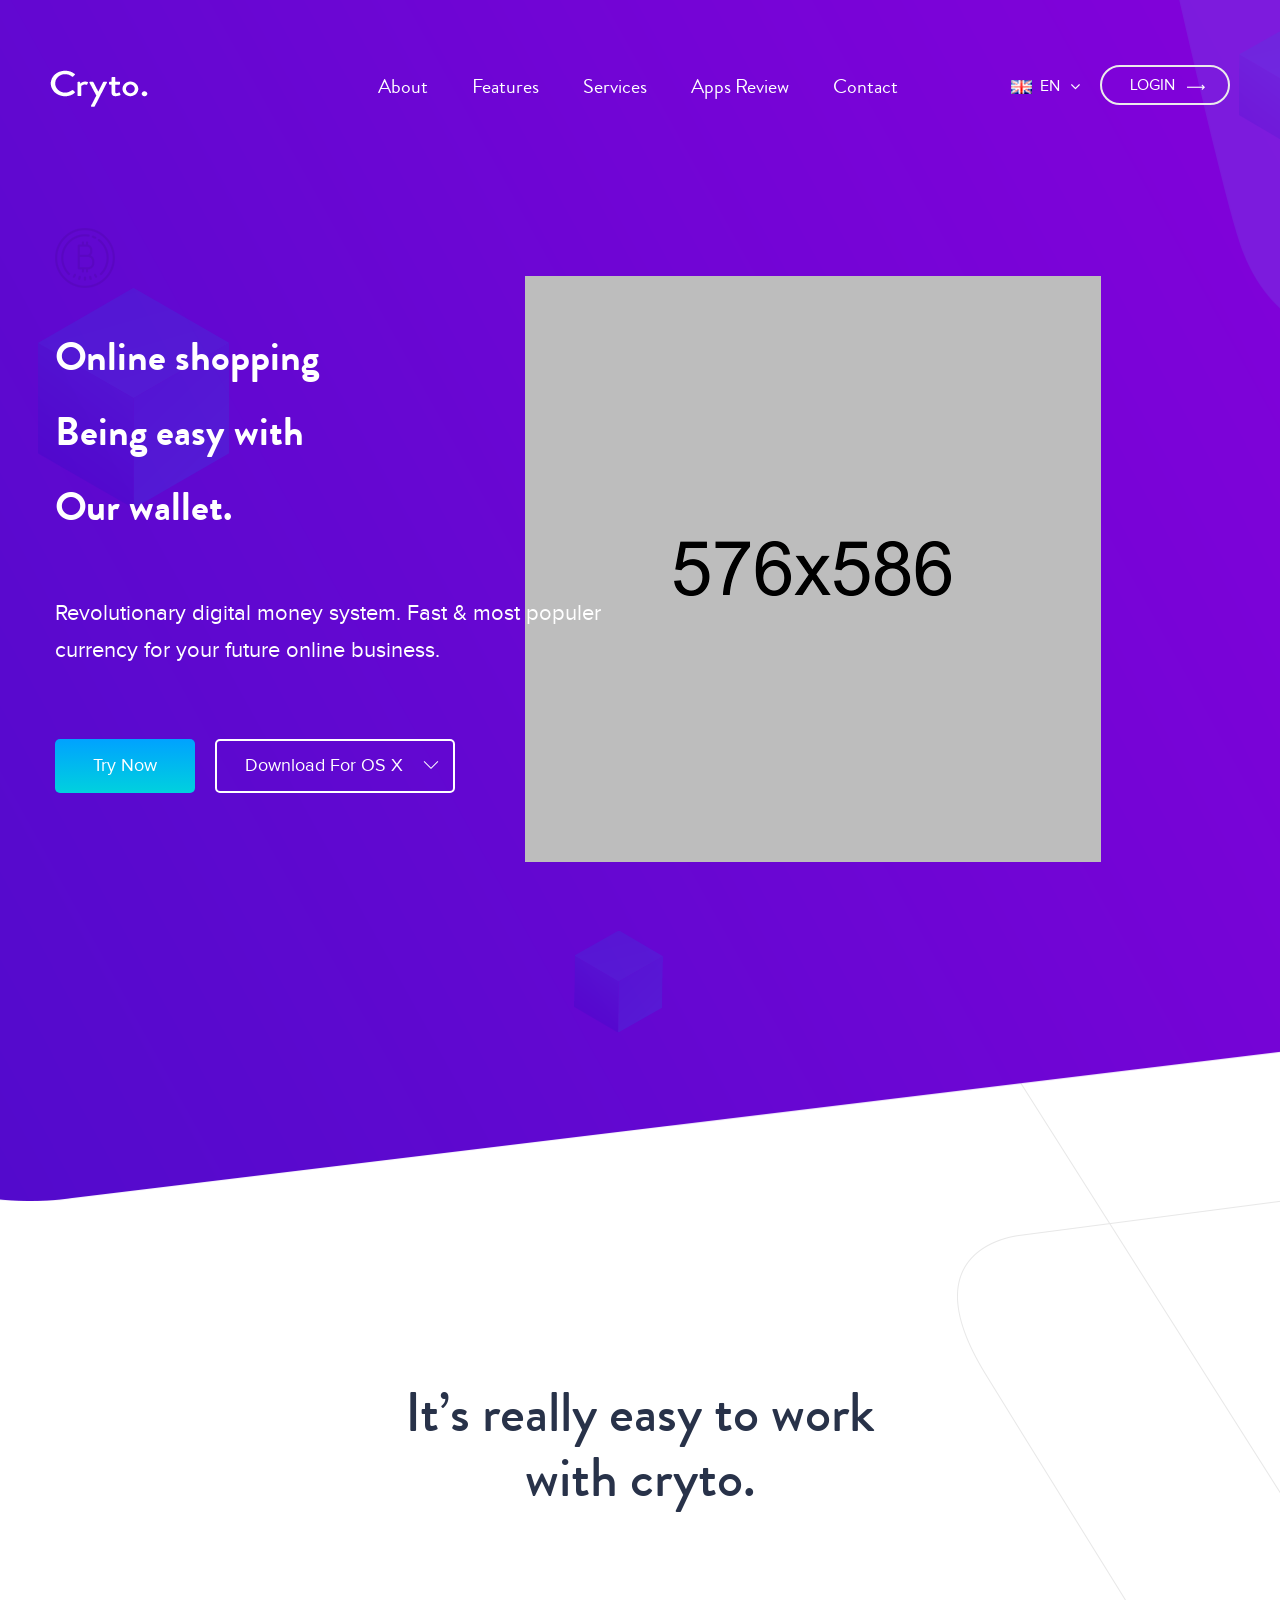
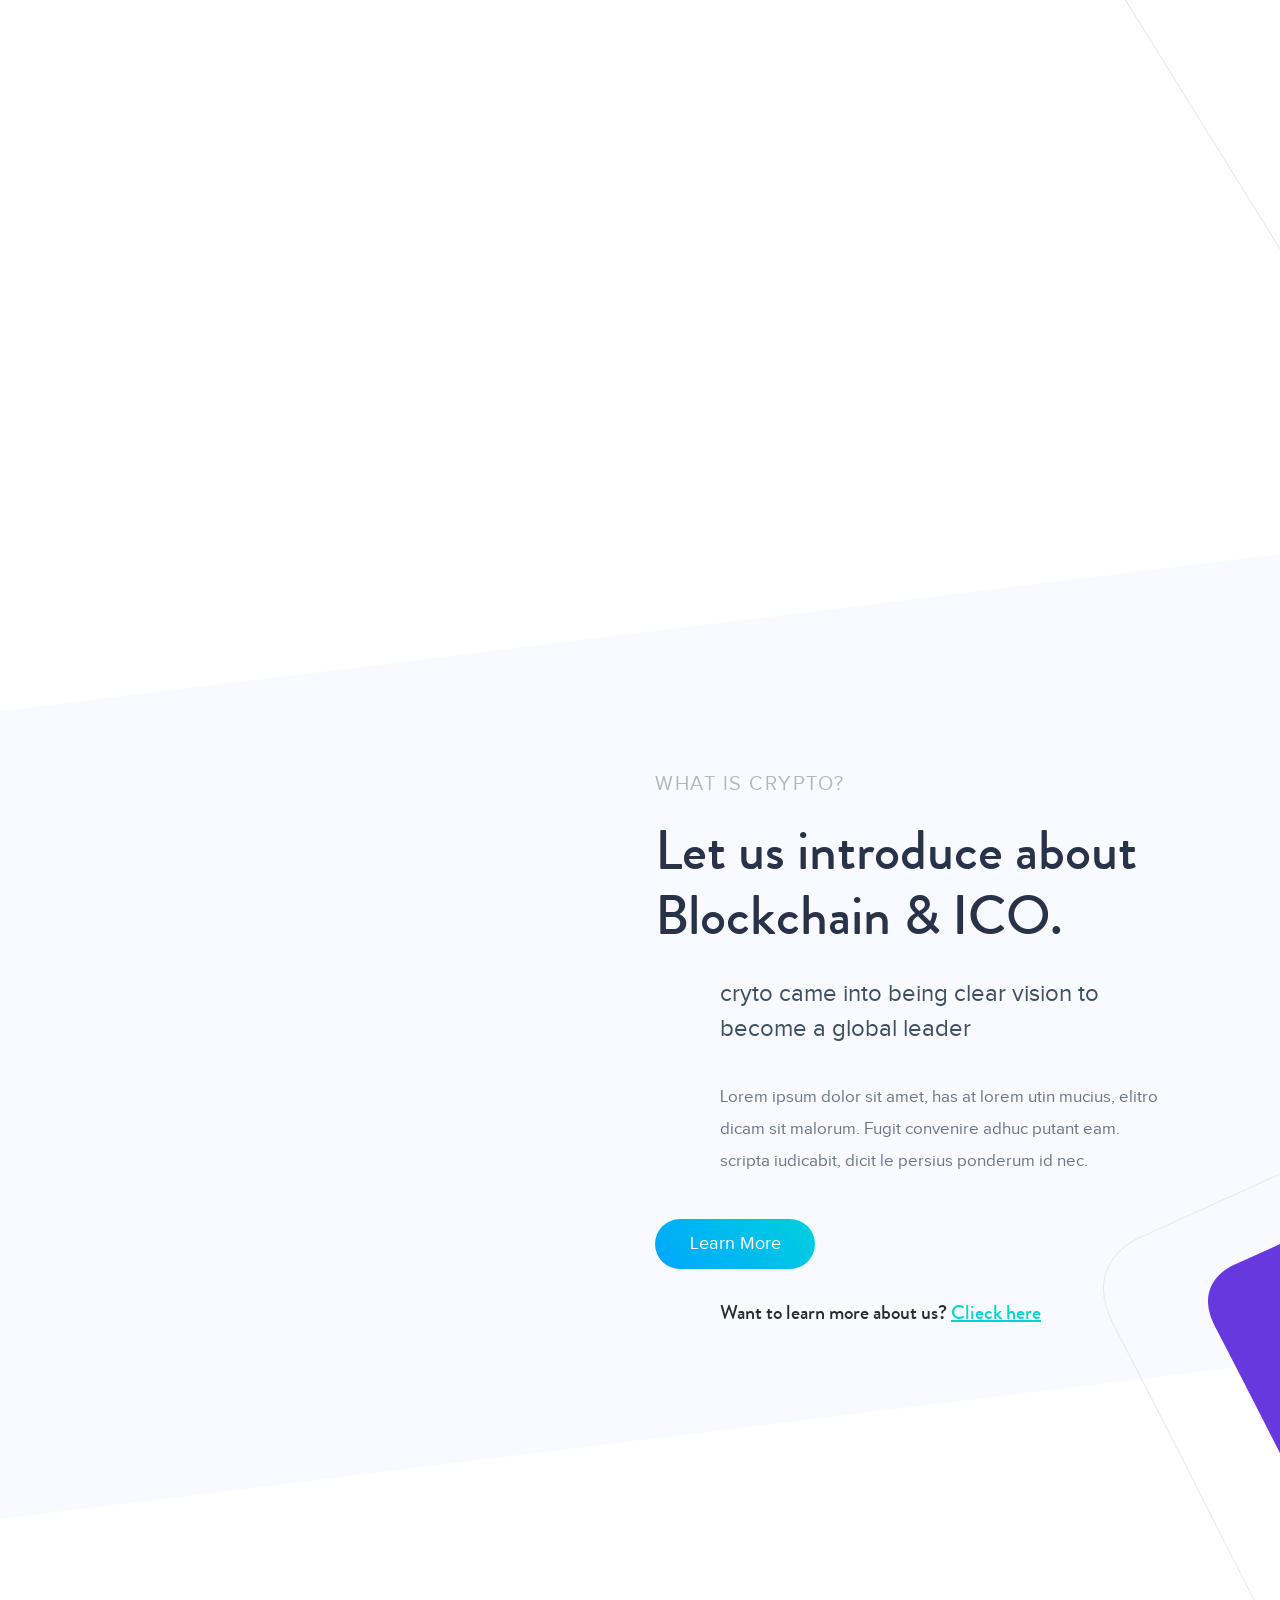
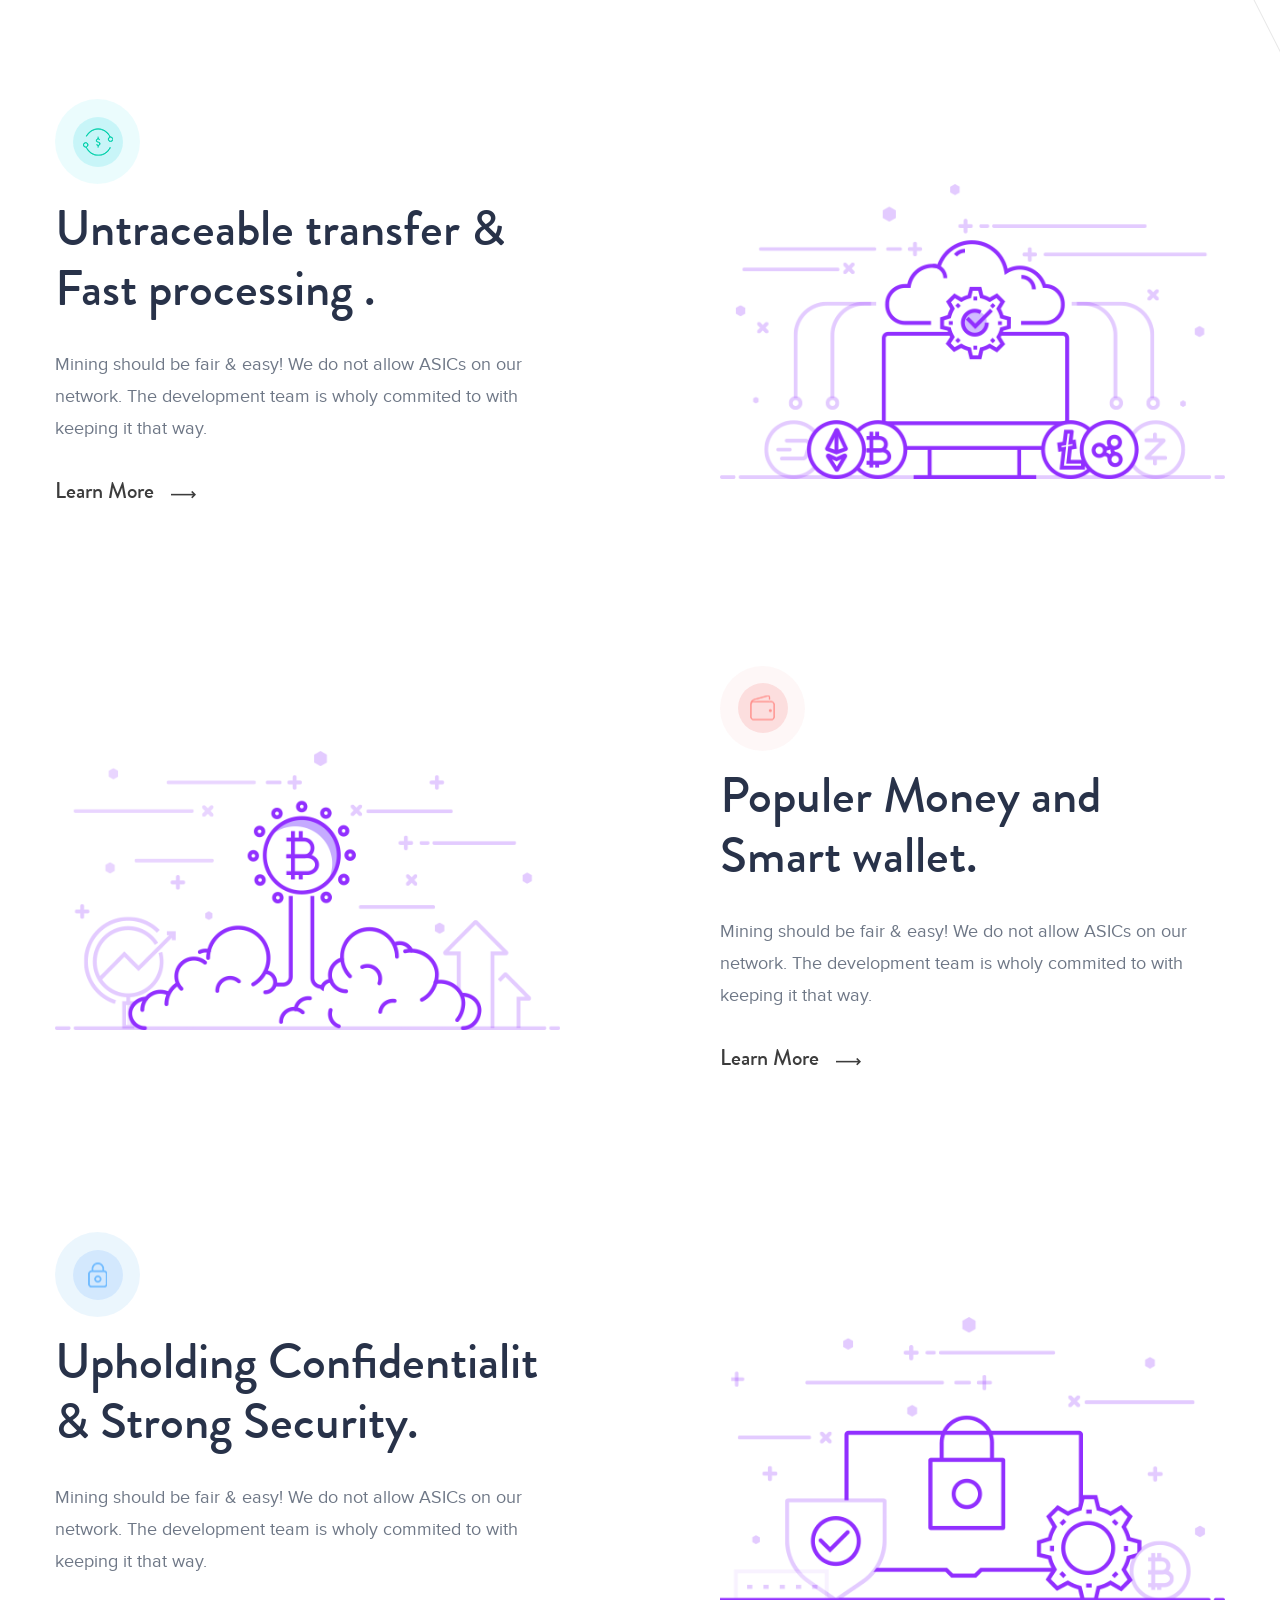
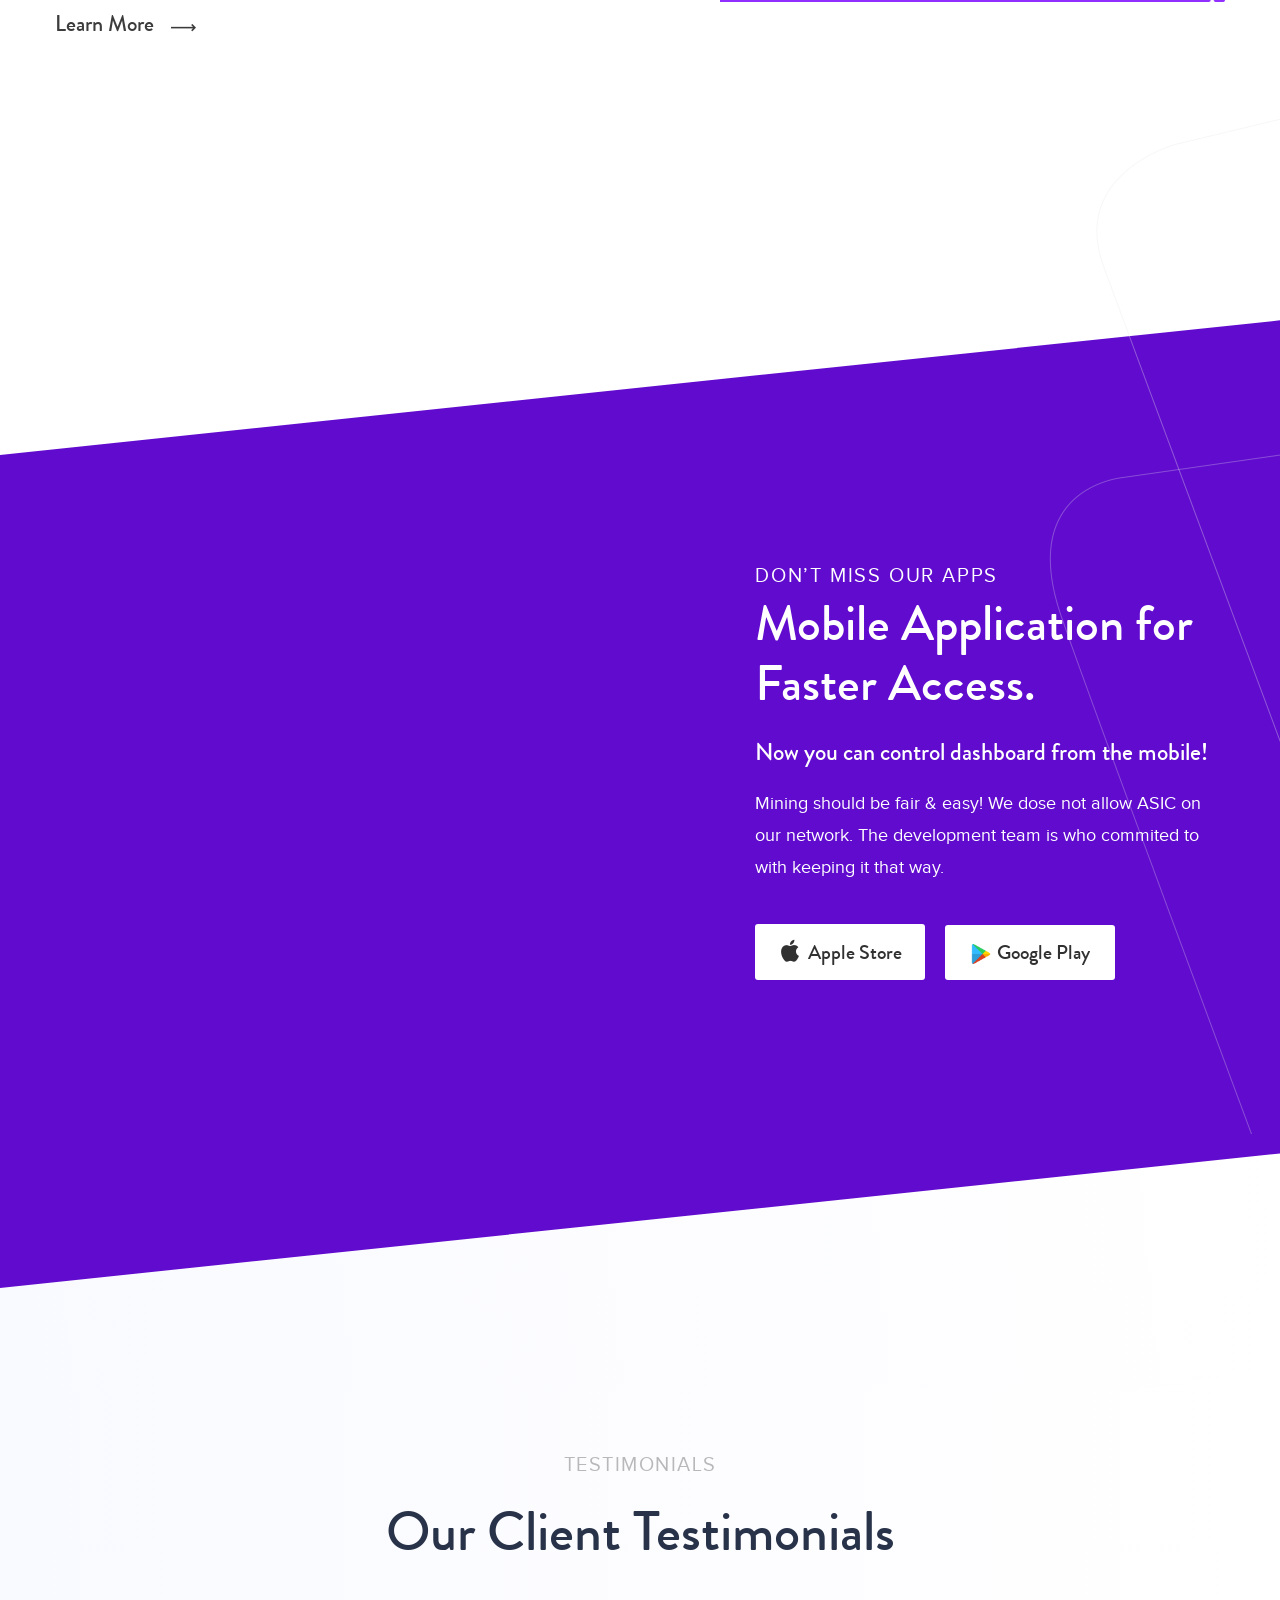
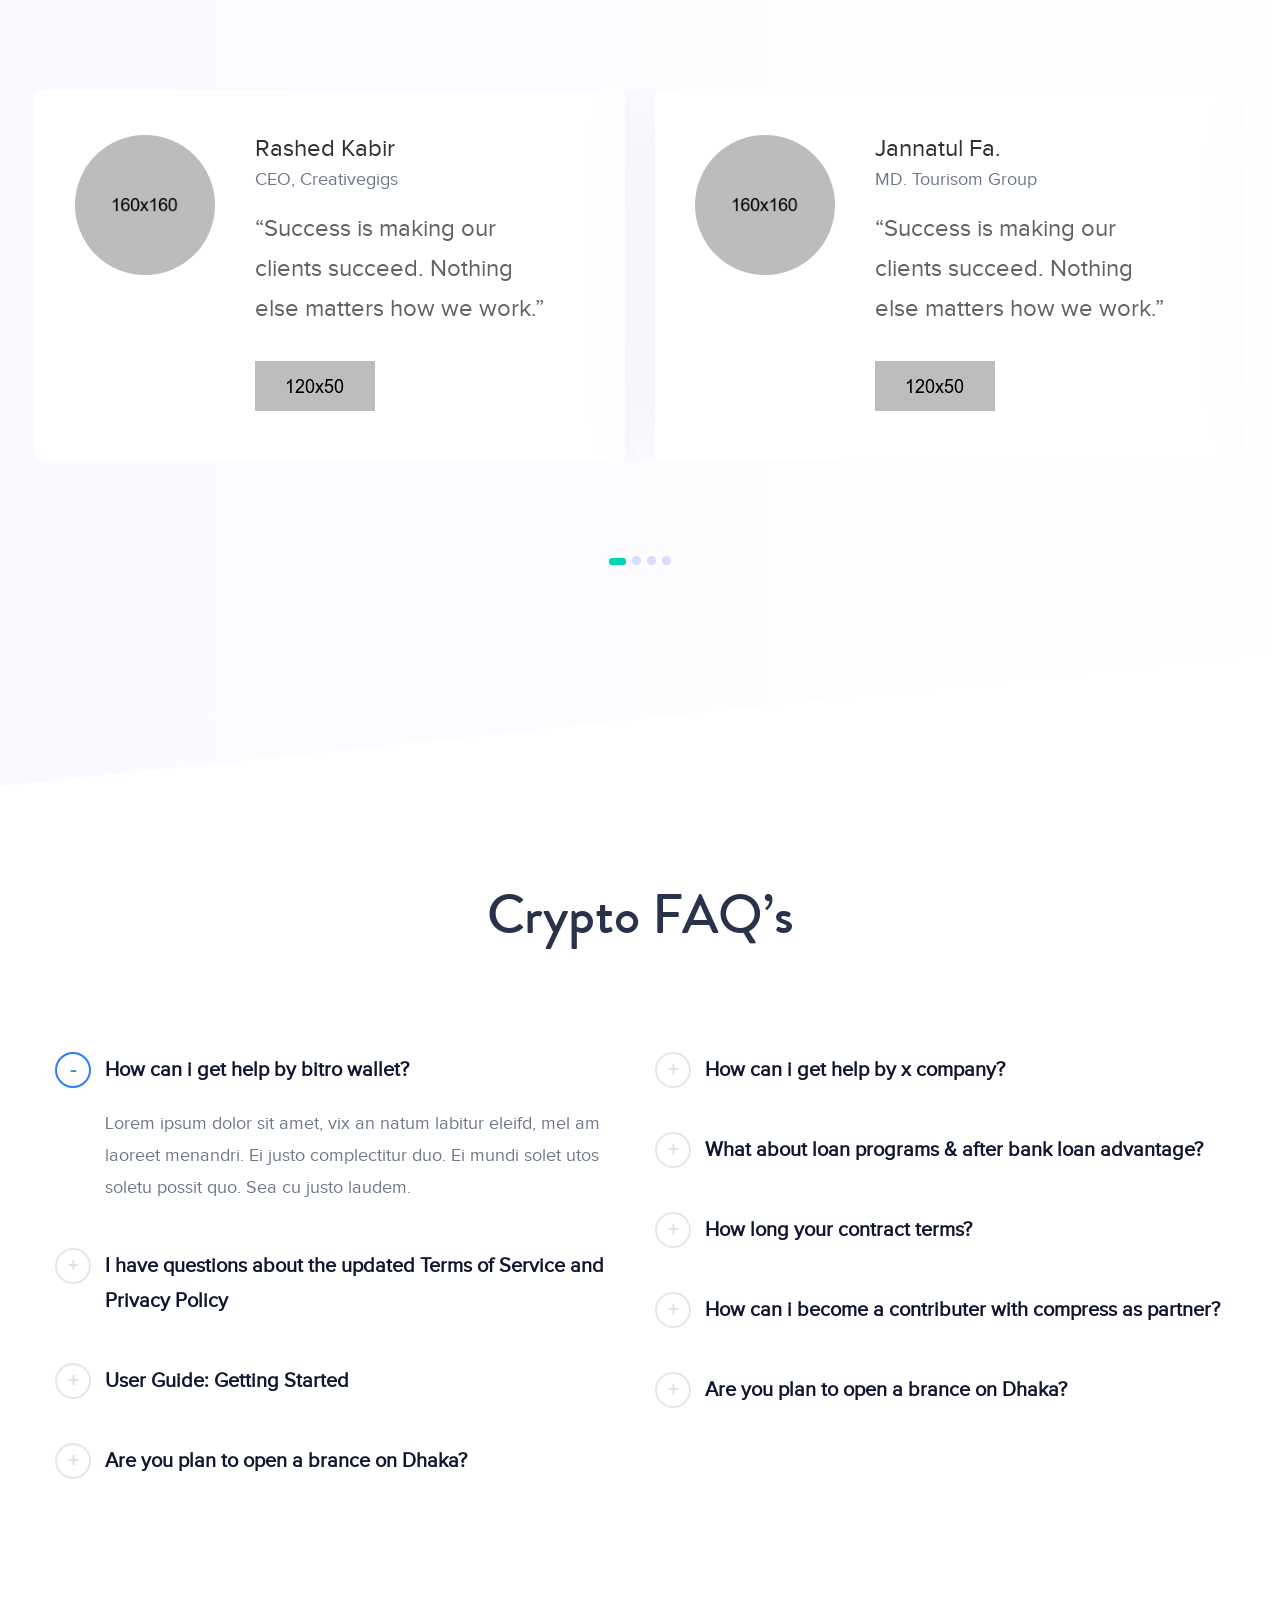
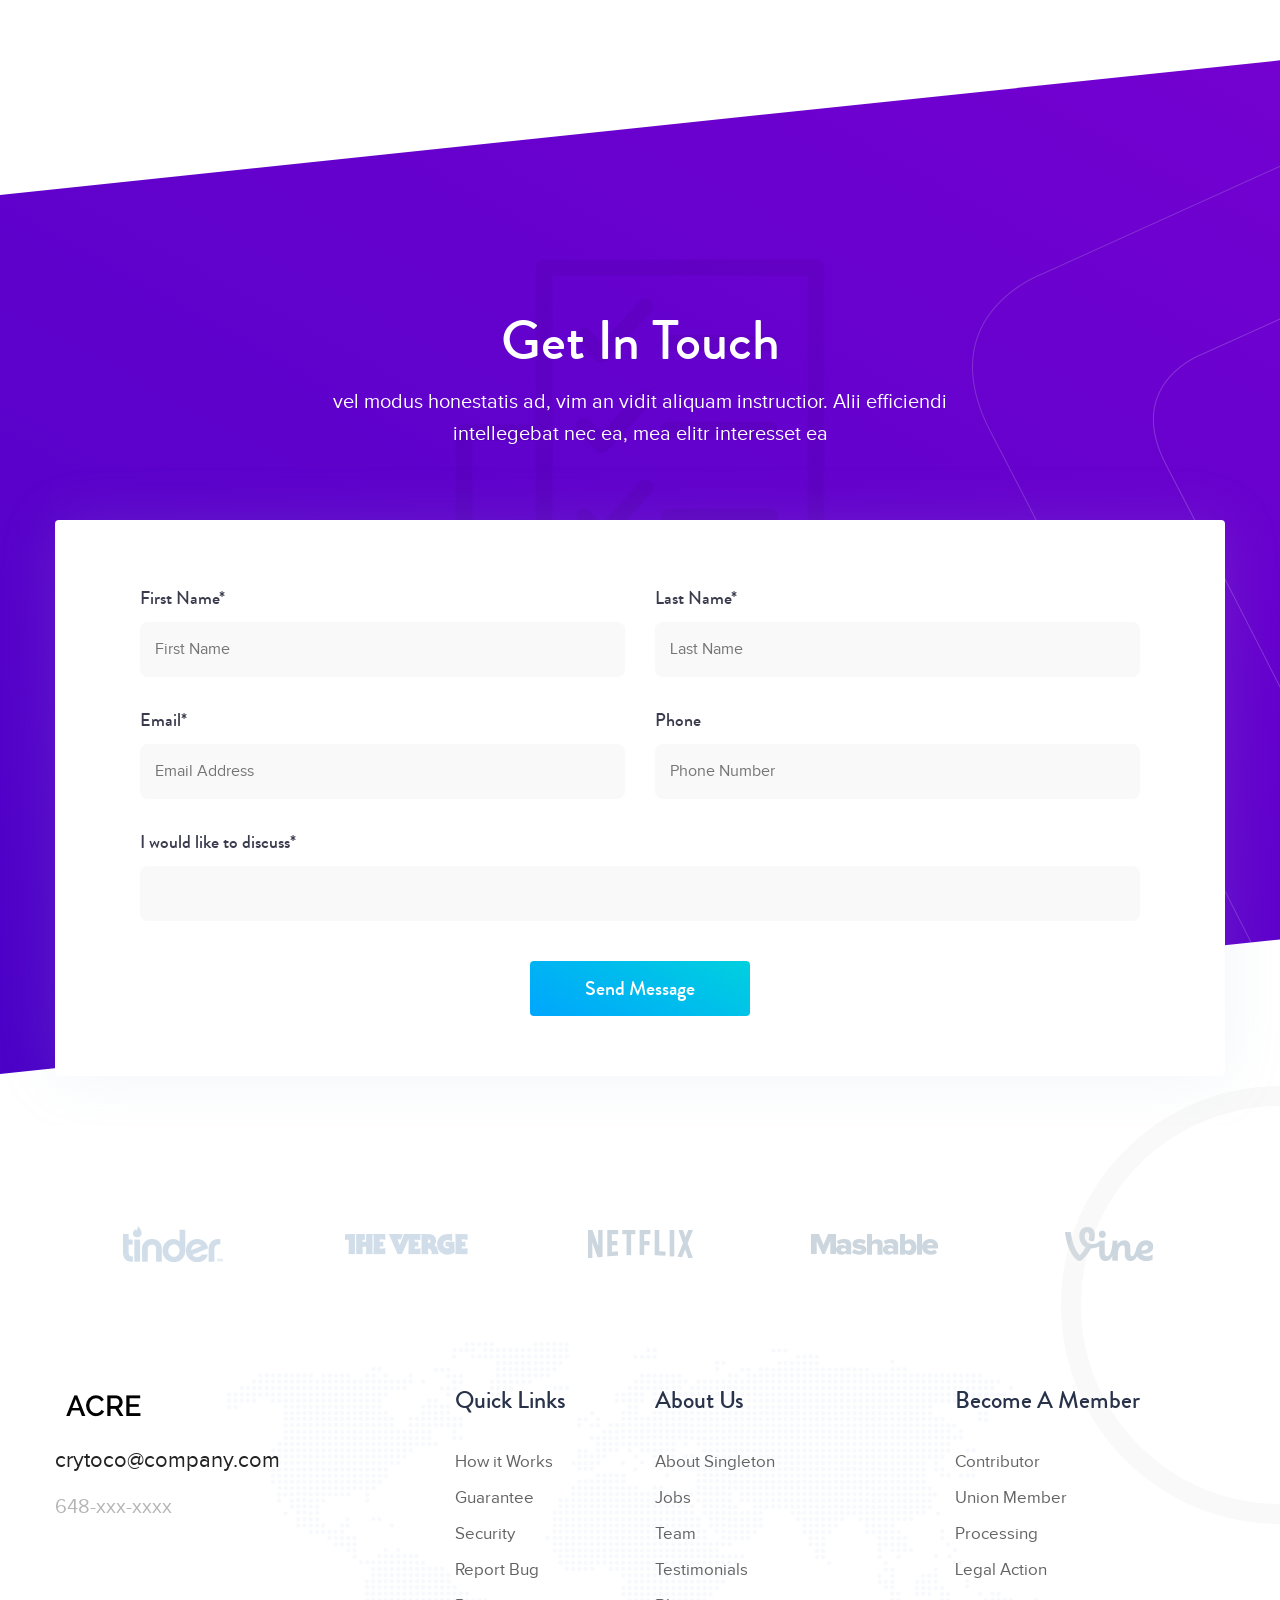
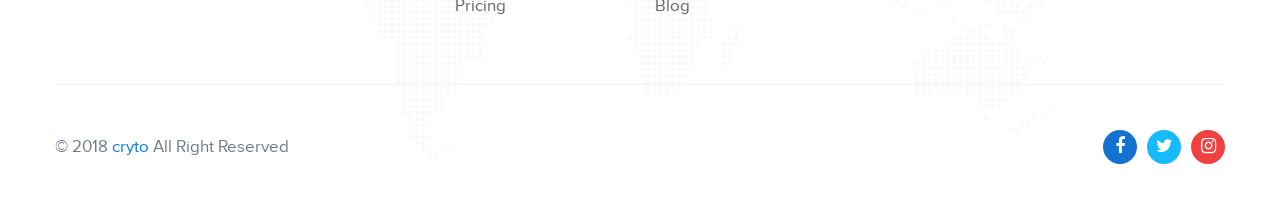
<file: src/index-3.html>
<!DOCTYPE html>
<html lang="en">
	<head>
		<meta charset="UTF-8">
		<meta name="keywords" content="crypto, mining, animation, example, examples">
		<meta name="author" content="Creativegigs">
		<meta name="description" content="cryto is a beautiful website template designed for bitcoin crypto currency mining and exchange websites.">
		<meta name='og:image' content='images/home/ogg.png'>
		<!-- For IE -->
		<meta http-equiv="X-UA-Compatible" content="IE=edge">
		<!-- For Resposive Device -->
		<meta name="viewport" content="width=device-width, initial-scale=1.0">

		<title>cryto - Bitcoin & Cryptocurrency Landing Page HTML Template</title>

		<!-- Favicon -->
		<link rel="icon" type="image/png" sizes="56x56" href="images/fav-icon/icon.png">

		<!-- Main style sheet -->
		<link rel="stylesheet" type="text/css" href="css/style.css">
		<!-- responsive style sheet -->
		<link rel="stylesheet" type="text/css" href="css/responsive.css">
		<!-- Color Css -->
		<link rel="stylesheet" type="text/css" href="css/color-three.css">


		<!-- Fix Internet Explorer ______________________________________-->

		<!--[if lt IE 9]>
			<script src="http://html5shiv.googlecode.com/svn/trunk/html5.js"></script>
			<script src="vendor/html5shiv.js"></script>
			<script src="vendor/respond.js"></script>
		<![endif]-->
			
	</head>

	<body>
		<div class="main-page-wrapper">

			<!-- ********************** Loading Transition ************************ -->
			<div id="loader-wrapper">
				<div id="loader"></div>
			</div>

			<div class="html-top-content">
				<!-- ********************** Theme Top Banne & Header ************************ -->
				<div class="theme-top-section">
					<!-- ^^^^^^^^^^^^^^^^^ Theme Menu ^^^^^^^^^^^^^^^ -->
					<header class="theme-main-menu full-width color-white">
						<div class="clearfix">
							<div class="menu-wrapper clearfix">
								<div class="logo"><a href="index.html"><img src="images/logo/logo2.png" alt="Logo"></a></div>
								
								<ul class="right-widget celarfix">
									<li>
										<div id="polyglotLanguageSwitcher">
											<form action="#">
												<select id="polyglot-language-options">
													<option id="en" value="en" selected>En</option>
													<option id="fr" value="fr">Fr</option>
													<option id="de" value="de">Ger</option>
													<option id="it" value="it">It</option>
													<option id="es" value="es">Sp</option>
												</select>
											</form>
										</div> <!-- End #polyglotLanguageSwitcher -->
									</li>
									<li class="login-button"><a href="#">Login <i class="flaticon-right-thin"></i></a></li>
								</ul> <!-- /.right-widget -->

								<!-- Navigation -->
							    <nav class="navbar navbar-expand-lg dark-bg" id="mega-menu-holder">
							    	<div class="clearfix">
							    		<button class="navbar-toggler" type="button" data-toggle="collapse" data-target="#navbarResponsive" aria-controls="navbarResponsive" aria-expanded="false" aria-label="Toggle navigation">
							    		  <i class="fa fa-bars" aria-hidden="true"></i>
							    		</button>
							    		<div class="collapse navbar-collapse" id="navbarResponsive">
							    		  <ul class="navbar-nav">
							    		  	<li class="nav-item">
							    		  	  <a class="nav-link js-scroll-trigger" href="#about">About</a>
							    		  	</li>
							    		  	<li class="nav-item">
							    		  	  <a class="nav-link js-scroll-trigger" href="#features">Features</a>
							    		  	</li>
							    		  	<li class="nav-item">
							    		  	  <a class="nav-link js-scroll-trigger" href="#services">Services</a>
							    		  	</li>
							    		  	<li class="nav-item">
							    		  	  <a class="nav-link js-scroll-trigger" href="#apps-review">Apps Review</a>
							    		  	</li>
							    		  	<li class="nav-item">
							    		  	  <a class="nav-link js-scroll-trigger" href="#contact">Contact</a>
							    		  	</li>
							    		  </ul>
							    		</div>
							    	</div>
							    </nav>

								
							</div> <!-- /.menu-wrapper -->
						</div> <!-- /.container -->
					</header> <!-- /.theme-main-menu -->
					


					<!-- ^^^^^^^^^^^^^^^^^ Theme Banner ^^^^^^^^^^^^^^^ -->
					<div id="theme-banner" class="theme-banner-three">
						<img src="images/shape/16.png" alt="" class="shape-one">
						<img src="images/shape/17.png" alt="" class="shape-two">
						<img src="images/shape/19.png" alt="" class="shape-four">
						<div class="container">
							<div class="main-text-wrapper">
								<h1>Online shopping <br>Being easy with <br>Our wallet.</h1>
								<p>Revolutionary digital money system. Fast & most populer <br>currency for your future online business.</p>
								<ul class="button-group clearfix">
									<li><a href="#">Try Now</a></li>
									<li>
										<div class="btn-group">
										  <a href="#" class="download-button">Download For OS X</a>
										  <button type="button" class="btn dropdown-toggle" data-toggle="dropdown" aria-haspopup="true" aria-expanded="false">
										    <span class="sr-only">Toggle Dropdown</span>
										  </button>
										  <div class="dropdown-menu dropdown-menu-right">
										    <a class="download-win" href="#">Download For Windows</a>
										  </div>
										</div>
									</li>
								</ul>
								<img src="images/shape/18.png" alt="" class="shape-three">
								<img src="images/icon/3.png" alt="" class="shape-five">
							</div>
						</div>
					</div> <!-- /.theme-banner-three -->
				</div> <!-- /.theme-top-section -->
				



		        <!--
				=====================================================
					Our Feature Four
				=====================================================
				-->
				<div class="our-features-four" id="features">
					<img src="images/shape/27.png" alt="" class="shape">
					<div class="container">
						<div class="theme-title text-center">
							<h2>It’s really easy to work <br>with cryto.</h2>
						</div>
						

						<div class="row">
							<div class="col-md-4 col-sm-6 col-xs-12" data-aos="fade-up" data-aos-duration="900">
								<div class="single-feature">
									<div class="icon-box">
										<img src="images/shape/20.png" alt="" class="primary-icon">
									</div>
									<h3>Untraceable Coin</h3>
									<p>Sending and receiving addresses as well as transacted amounts.</p>
									<a href="#"><i class="flaticon-right-thin"></i></a>
								</div> <!-- /.single-feature -->
							</div> <!-- /.col- -->
							<div class="col-md-4 col-sm-6 col-xs-12" data-aos="fade-up" data-aos-duration="1200">
								<div class="single-feature">
									<div class="icon-box">
										<img src="images/shape/21.png" alt="" class="primary-icon">
									</div>
									<h3>Autonomy self-rule.</h3>
									<p>cryto has striven to solve blockchain governance. </p>
									<a href="#"><i class="flaticon-right-thin"></i></a>
								</div> <!-- /.single-feature -->
							</div> <!-- /.col- -->
							<div class="col-md-4 col-sm-6 col-xs-12" data-aos="fade-up" data-aos-duration="1500">
								<div class="single-feature">
									<div class="icon-box">
										<img src="images/shape/22.png" alt="" class="primary-icon">
									</div>
									<h3>Transparency & Stability</h3>
									<p>In crypto, transparency brings trust & old strong transparency</p>
									<a href="#"><i class="flaticon-right-thin"></i></a>
								</div> <!-- /.single-feature -->
							</div> <!-- /.col- -->
						</div> <!-- /.row -->
					</div> <!-- /.container -->
				</div> <!-- /.our-features-four -->




				<!--
				=====================================================
					About Us
				=====================================================
				-->
				<div class="about-cryto style-two" id="about">
					<div class="container">
						<div class="row">
							<div class="col-lg-6 order-lg-last">
								<div class="theme-title">
									<div class="upper-heading">What is crypto?</div>
									<h2>Let us introduce about Blockchain &amp; ICO.</h2>
								</div> <!-- /.theme-title -->
								<p class="sub-text">cryto came into being clear vision to become a global leader</p>
								<p class="text">Lorem ipsum dolor sit amet, has at lorem utin mucius,  elitro dicam sit malorum. Fugit convenire adhuc putant eam. scripta iudicabit, dicit le persius ponderum id nec.</p>
								<a href="#" class="learn-more">Learn More</a>
								<p class="know-more">Want to learn more about us? <a href="#">Clieck here</a></p>
							</div>
							<div class="col-lg-6 order-lg-first">
								<div class="icon-data">
									<div class="single-box" data-aos="fade-right" data-aos-duration="1100">
										<img src="images/icon/14.png" alt="">
										<h3>Strong Security</h3>
										<p>Lorem ipsum dolor sit amet, has at lorem sit.</p>
									</div> <!-- /.single-box -->
									<div class="single-box" data-aos="fade-down" data-aos-duration="1100">
										<img src="images/icon/15.png" alt="">
										<h3>Digital Money</h3>
										<p>Lorem ipsum dolor sit amet, has at lorem sit.</p>
									</div> <!-- /.single-box -->
									<div class="single-box" data-aos="fade-up" data-aos-duration="1100">
										<img src="images/icon/16.png" alt="">
										<h3>Most Populer</h3>
										<p>Lorem ipsum dolor sit amet, has at lorem sit.</p>
									</div> <!-- /.single-box -->
								</div> <!-- /.icon-data -->
							</div>
						</div>
					</div> <!-- /.container -->
				</div>





				<!--
				=====================================================
					Our Feature Five
				=====================================================
				-->
				<div class="our-feature-five" id="services">
					<img src="images/shape/28.png" alt="" class="shape">
					<div class="container">
						<div class="row single-block">
							<div class="col-lg-6">
								<div class="text">
									<div class="icon-box"><img src="images/icon/17.png" alt=""></div>
									<h2 class="title">Untraceable transfer & Fast processing .</h2>
									<p>Mining should be fair & easy! We do not allow ASICs on our network. The development team is wholy commited to with keeping it that way.</p>
									<a href="#" class="learn-more">Learn More <i class="flaticon-right-thin"></i></a>
								</div> <!-- /.text -->
							</div> <!-- /.col- -->
							<div class="col-lg-6 img-box"><div><img src="images/shape/23.png" alt=""></div></div>
						</div> <!-- /.row -->

						<div class="row single-block">
							<div class="col-lg-6 order-lg-last">
								<div class="text">
									<div class="icon-box"><img src="images/icon/18.png" alt=""></div>
									<h2 class="title">Populer Money and Smart wallet.</h2>
									<p>Mining should be fair & easy! We do not allow ASICs on our network. The development team is wholy commited to with keeping it that way.</p>
									<a href="#" class="learn-more">Learn More <i class="flaticon-right-thin"></i></a>
								</div> <!-- /.text -->
							</div> <!-- /.col- -->
							<div class="col-lg-6 order-lg-first img-box"><div><img src="images/shape/24.png" alt=""></div></div>
						</div> <!-- /.row -->

						<div class="row single-block">
							<div class="col-lg-6">
								<div class="text">
									<div class="icon-box"><img src="images/icon/19.png" alt=""></div>
									<h2 class="title">Upholding Confidentialit & Strong Security.</h2>
									<p>Mining should be fair & easy! We do not allow ASICs on our network. The development team is wholy commited to with keeping it that way.</p>
									<a href="#" class="learn-more">Learn More <i class="flaticon-right-thin"></i></a>
								</div> <!-- /.text -->
							</div> <!-- /.col- -->
							<div class="col-lg-6 img-box"><div><img src="images/shape/25.png" alt=""></div></div>
						</div> <!-- /.row -->
					</div> <!-- /.container -->
				</div> <!-- /.our-feature-five -->
				
				



				<!--
				=====================================================
					Apps Overview
				=====================================================
				-->
				<div class="apps-overview color-three" id="apps-review">
					<img src="images/shape/29.png" alt="" class="shape">
					<div class="overlay-bg">
						<div class="container">
							<div class="inner-wrapper">
								<img src="images/home/s8.png" alt="" class="s8-mockup" data-aos="fade-down" data-aos-duration="2500">
								<img src="images/home/x.png" alt="" class="x-mockup" data-aos="fade-up" data-aos-duration="2500">
								<div class="row">
									<div class="col-lg-5 offset-lg-7">
										<div class="text">
											<h3>don’t miss our apps</h3>
											<h2>Mobile Application for Faster Access.</h2>
											<h6>Now you can control dashboard from the mobile!</h6>
											<p>Mining should be fair & easy! We dose not allow ASIC on our network. The development team is who commited to with keeping it that way.</p>
											<ul class="button-group">
												<li><a href="#"><i class="flaticon-apple"></i> Apple Store</a></li>
												<li><a href="#"><img src="images/icon/playstore.png" alt=""> Google Play</a></li>
											</ul>
										</div> <!-- /.text -->
									</div>
								</div>
							</div> <!-- /.inner-wrapper -->
						</div>
					</div> <!-- /.overlay-bg -->
				</div> <!-- /.apps-overview -->



				<!--
				=====================================================
					Testimonial Section
				=====================================================
				-->
				<div class="testimonial-section">
					<div class="full-width">
						<div class="theme-title text-center">
							<div class="upper-heading">Testimonials</div>
							<h2>Our Client <span>Testimonials</span></h2>
						</div>

						<div class="testimonial-slider-two">
							<div class="item">
								<div class="single-block clearfix">
									<div class="img-block"><img src="images/home/1.jpg" alt=""></div>
									<div class="text">
										<h3 class="name">Rashed Kabir</h3>
										<span>CEO, Creativegigs</span>
										<p>“Success is making our clients succeed. Nothing else matters how we work.”</p>
										<img src="images/home/sign.png" alt="" class="sign">
									</div> <!-- /.text -->
								</div> <!-- /.single-block -->
							</div>
							<div class="item">
								<div class="single-block clearfix">
									<div class="img-block"><img src="images/home/2.jpg" alt=""></div>
									<div class="text">
										<h3 class="name">Jannatul Fa.</h3>
										<span>MD. Tourisom Group</span>
										<p>“Success is making our clients succeed. Nothing else matters how we work.”</p>
										<img src="images/home/sign.png" alt="" class="sign">
									</div> <!-- /.text -->
								</div> <!-- /.single-block -->
							</div>
							<div class="item">
								<div class="single-block clearfix">
									<div class="img-block"><img src="images/home/1.jpg" alt=""></div>
									<div class="text">
										<h3 class="name">Rashed Kabir</h3>
										<span>CEO, Creativegigs</span>
										<p>“Success is making our clients succeed. Nothing else matters how we work.”</p>
										<img src="images/home/sign.png" alt="" class="sign">
									</div> <!-- /.text -->
								</div> <!-- /.single-block -->
							</div>
							<div class="item">
								<div class="single-block clearfix">
									<div class="img-block"><img src="images/home/2.jpg" alt=""></div>
									<div class="text">
										<h3 class="name">Jannatul Fa.</h3>
										<span>MD. Tourisom Group</span>
										<p>“Success is making our clients succeed. Nothing else matters how we work.”</p>
										<img src="images/home/sign.png" alt="" class="sign">
									</div> <!-- /.text -->
								</div> <!-- /.single-block -->
							</div>
							<div class="item">
								<div class="single-block clearfix">
									<div class="img-block"><img src="images/home/1.jpg" alt=""></div>
									<div class="text">
										<h3 class="name">Rashed Kabir</h3>
										<span>CEO, Creativegigs</span>
										<p>“Success is making our clients succeed. Nothing else matters how we work.”</p>
										<img src="images/home/sign.png" alt="" class="sign">
									</div> <!-- /.text -->
								</div> <!-- /.single-block -->
							</div>
							<div class="item">
								<div class="single-block clearfix">
									<div class="img-block"><img src="images/home/2.jpg" alt=""></div>
									<div class="text">
										<h3 class="name">Jannatul Fa.</h3>
										<span>MD. Tourisom Group</span>
										<p>“Success is making our clients succeed. Nothing else matters how we work.”</p>
										<img src="images/home/sign.png" alt="" class="sign">
									</div> <!-- /.text -->
								</div> <!-- /.single-block -->
							</div>
							<div class="item">
								<div class="single-block clearfix">
									<div class="img-block"><img src="images/home/1.jpg" alt=""></div>
									<div class="text">
										<h3 class="name">Rashed Kabir</h3>
										<span>CEO, Creativegigs</span>
										<p>“Success is making our clients succeed. Nothing else matters how we work.”</p>
										<img src="images/home/sign.png" alt="" class="sign">
									</div> <!-- /.text -->
								</div> <!-- /.single-block -->
							</div>
						</div> <!-- /.testimonial-slider -->
					</div> <!-- /.full-width -->
				</div> <!-- /.testimonial-section -->


				<!-- 
				=============================================
					FaQ Section
				============================================== 
				-->
				<div class="faq-section">
					<div class="container">
						<div class="theme-title text-center">
							<h2>Crypto FAQ’s</h2>
						</div>

						<div class="row">
							<div class="col-lg-6">
								<div class="accordion-one">
									<div class="panel-group theme-accordion" id="accordion">
									  <div class="panel">
									    <div class="panel-heading active-panel">
									      <h6 class="panel-title">
									        <a data-toggle="collapse" data-parent="#accordion" href="#collapse1">
									        How can i get help by bitro wallet?</a>
									      </h6>
									    </div>
									    <div id="collapse1" class="panel-collapse collapse show">
									      <div class="panel-body">
									      	<p>Lorem ipsum dolor sit amet, vix an natum labitur eleifd, mel am laoreet menandri. Ei justo complectitur duo. Ei mundi solet utos soletu possit quo. Sea cu justo laudem.</p>
									      </div>
									    </div>
									  </div> <!-- /panel 1 -->
									  <div class="panel">
									    <div class="panel-heading">
									      <h6 class="panel-title">
									        <a data-toggle="collapse" data-parent="#accordion" href="#collapse2">
									        I have questions about the updated Terms of Service and Privacy Policy</a>
									      </h6>
									    </div>
									    <div id="collapse2" class="panel-collapse collapse">
									      <div class="panel-body">
									      	<p>Lorem ipsum dolor sit amet, vix an natum labitur eleifd, mel am laoreet menandri. Ei justo complectitur duo. Ei mundi solet utos soletu possit quo. Sea cu justo laudem.</p>
									      </div>
									    </div>
									  </div> <!-- /panel 2 -->
									  <div class="panel">
									    <div class="panel-heading">
									      <h6 class="panel-title">
									        <a data-toggle="collapse" data-parent="#accordion" href="#collapse3">
									        User Guide: Getting Started</a>
									      </h6>
									    </div>
									    <div id="collapse3" class="panel-collapse collapse">
									      <div class="panel-body">
									      	<p>Lorem ipsum dolor sit amet, vix an natum labitur eleifd, mel am laoreet menandri. Ei justo complectitur duo. Ei mundi solet utos soletu possit quo. Sea cu justo laudem.</p>
									      </div>
									    </div>
									  </div> <!-- /panel 3 -->
									  <div class="panel">
									    <div class="panel-heading">
									      <h6 class="panel-title">
									        <a data-toggle="collapse" data-parent="#accordion" href="#collapse4">
									       Are you plan to open a brance on Dhaka?</a>
									      </h6>
									    </div>
									    <div id="collapse4" class="panel-collapse collapse">
									      <div class="panel-body">
									      	<p>Lorem ipsum dolor sit amet, vix an natum labitur eleifd, mel am laoreet menandri. Ei justo complectitur duo. Ei mundi solet utos soletu possit quo. Sea cu justo laudem.</p>
									      </div>
									    </div>
									  </div> <!-- /panel 4 -->
									</div> <!-- end #accordion -->
								</div> <!-- End of .accordion-one -->
							</div>

							<div class="col-lg-6">
								<div class="accordion-one">
									<div class="panel-group theme-accordion" id="accordion-two">
									  <div class="panel">
									    <div class="panel-heading">
									      <h6 class="panel-title">
									        <a data-toggle="collapse" data-parent="#accordion-two" href="#collapse11">
									        How can i get help by x company?</a>
									      </h6>
									    </div>
									    <div id="collapse11" class="panel-collapse collapse">
									      <div class="panel-body">
									      	<p>Lorem ipsum dolor sit amet, vix an natum labitur eleifd, mel am laoreet menandri. Ei justo complectitur duo. Ei mundi solet utos soletu possit quo. Sea cu justo laudem.</p>
									      </div>
									    </div>
									  </div> <!-- /panel 1 -->
									  <div class="panel">
									    <div class="panel-heading">
									      <h6 class="panel-title">
									        <a data-toggle="collapse" data-parent="#accordion-two" href="#collapse22">
									        What about loan programs & after bank loan advantage?</a>
									      </h6>
									    </div>
									    <div id="collapse22" class="panel-collapse collapse">
									      <div class="panel-body">
									      	<p>Lorem ipsum dolor sit amet, vix an natum labitur eleifd, mel am laoreet menandri. Ei justo complectitur duo. Ei mundi solet utos soletu possit quo. Sea cu justo laudem.</p>
									      </div>
									    </div>
									  </div> <!-- /panel 2 -->
									  <div class="panel">
									    <div class="panel-heading">
									      <h6 class="panel-title">
									        <a data-toggle="collapse" data-parent="#accordion-two" href="#collapse33">
									        How long your contract terms?</a>
									      </h6>
									    </div>
									    <div id="collapse33" class="panel-collapse collapse">
									      <div class="panel-body">
									      	<p>Lorem ipsum dolor sit amet, vix an natum labitur eleifd, mel am laoreet menandri. Ei justo complectitur duo. Ei mundi solet utos soletu possit quo. Sea cu justo laudem.</p>
									      </div>
									    </div>
									  </div> <!-- /panel 3 -->
									  <div class="panel">
									    <div class="panel-heading">
									      <h6 class="panel-title">
									        <a data-toggle="collapse" data-parent="#accordion-two" href="#collapse44">
									       How can i become a contributer with compress as partner?</a>
									      </h6>
									    </div>
									    <div id="collapse44" class="panel-collapse collapse">
									      <div class="panel-body">
									      	<p>Lorem ipsum dolor sit amet, vix an natum labitur eleifd, mel am laoreet menandri. Ei justo complectitur duo. Ei mundi solet utos soletu possit quo. Sea cu justo laudem.</p>
									      </div>
									    </div>
									  </div> <!-- /panel 4 -->
									  <div class="panel">
									    <div class="panel-heading">
									      <h6 class="panel-title">
									        <a data-toggle="collapse" data-parent="#accordion-two" href="#collapse45">
									       Are you plan to open a brance on Dhaka?</a>
									      </h6>
									    </div>
									    <div id="collapse45" class="panel-collapse collapse">
									      <div class="panel-body">
									      	<p>Lorem ipsum dolor sit amet, vix an natum labitur eleifd, mel am laoreet menandri. Ei justo complectitur duo. Ei mundi solet utos soletu possit quo. Sea cu justo laudem.</p>
									      </div>
									    </div>
									  </div> <!-- /panel 5 -->
									</div> <!-- end #accordion-two -->
								</div> <!-- End of .accordion-one -->
							</div>
						</div>
					</div>
				</div> <!-- /.faq-section -->




				<!-- 
				=============================================
					Contact Us One
				============================================== 
				-->
				<div class="contact-us-one bg-color m0" id="contact">
					<img src="images/shape/26.png" alt="" class="shape">
					<img src="images/shape/30.png" alt="" class="shape-two">
					<div class="container">
						<div class="theme-title text-center">
							<h2>Get In Touch</h2>
							<p>vel modus honestatis ad, vim an vidit aliquam instructior. Alii efficiendi <br> intellegebat nec ea, mea elitr interesset ea</p>
						</div>
						<form action="#" class="form-validation" autocomplete="off">
							<div class="row">
								<div class="col-md-6">
									<label>First Name*</label>
									<input type="text" placeholder="First Name" name="firstName">
								</div>
								<div class="col-md-6">
									<label>Last Name*</label>
									<input type="text" placeholder="Last Name" name="lastName">
								</div>
								<div class="col-md-6">
									<label>Email*</label>
									<input type="email" placeholder="Email Address" name="email">
								</div>
								<div class="col-md-6">
									<label>Phone</label>
									<input type="text" placeholder="Phone Number" name="phone">
								</div>
								<div class="col-12">
									<label>I would like to discuss*</label>
									<input type="text" name="message">
								</div>
							</div>
							<button>Send Message</button>
						</form>
						<!--Contact Form Validation Markup -->
						<!-- Contact alert -->
						<div class="alert-wrapper" id="alert-success">
							<div id="success">
								<button class="closeAlert"><i class="fa fa-times" aria-hidden="true"></i></button>
								<div class="wrapper">
					               	<p>Your message was sent successfully.</p>
					             </div>
					        </div>
					    </div> <!-- End of .alert_wrapper -->
					    <div class="alert-wrapper" id="alert-error">
					        <div id="error">
					           	<button class="closeAlert"><i class="fa fa-times" aria-hidden="true"></i></button>
					           	<div class="wrapper">
					               	<p>Sorry!Something Went Wrong.</p>
					            </div>
					        </div>
					    </div> <!-- End of .alert_wrapper -->
					</div>
				</div> <!-- /.contact-us-one -->


				<!--
				=====================================================
					Partner Slider
				=====================================================
				-->
				<div class="partner-section">
					<div class="container">
						<div class="partner-slider">
							<div class="item"><a href="#"><img src="images/logo/p-1.png" alt=""></a></div>
							<div class="item"><a href="#"><img src="images/logo/p-2.png" alt=""></a></div>
							<div class="item"><a href="#"><img src="images/logo/p-3.png" alt=""></a></div>
							<div class="item"><a href="#"><img src="images/logo/p-4.png" alt=""></a></div>
							<div class="item"><a href="#"><img src="images/logo/p-5.png" alt=""></a></div>
						</div>
					</div>
				</div>





				<!--
				=====================================================
					Footer 
				=====================================================
				-->
				<footer class="theme-footer">
					<img src="images/shape/31.png" alt="" class="shape">
					<div class="container">
						<div class="inner-wrapper">
							<div class="top-footer-data-wrapper">
								<div class="row">
									<div class="col-lg-4 col-sm-6 footer-logo">
										<div class="logo"><a href="index.html"><img src="images/logo/logo.png" alt="Logo"></a></div>
										<a href="#" class="email">crytoco@company.com</a>
										<a href="#" class="mobile">648-xxx-xxxx</a>
									</div> <!-- /.footer-logo -->
									<div class="col-lg-2 col-sm-6 footer-list">
										<h4 class="title">Quick Links</h4>
										<ul>
											<li><a href="#">How it Works</a></li>
											<li><a href="#">Guarantee</a></li>
											<li><a href="#">Security</a></li>
											<li><a href="#">Report Bug</a></li>
											<li><a href="#">Pricing</a></li>
										</ul>
									</div> <!-- /.footer-list -->
									<div class="col-lg-3 col-sm-6 footer-list">
										<h4 class="title">About Us</h4>
										<ul>
											<li><a href="#">About Singleton</a></li>
											<li><a href="#">Jobs</a></li>
											<li><a href="#">Team</a></li>
											<li><a href="#">Testimonials</a></li>
											<li><a href="#">Blog</a></li>
										</ul>
									</div> <!-- /.footer-list -->
									<div class="col-lg-3 col-sm-6 footer-list">
										<h4 class="title">Become A Member</h4>
										<ul>
											<li><a href="#">Contributor</a></li>
											<li><a href="#">Union Member</a></li>
											<li><a href="#">Processing</a></li>
											<li><a href="#">Legal Action</a></li>
										</ul>
									</div> <!-- /.footer-list -->
								</div> <!-- /.row -->
							</div> <!-- /.top-footer-data-wrapper -->

							<div class="bottom-footer clearfix">
								<p class="copyright">&copy; 2018 <a href="#">cryto</a> All Right Reserved</p>
								<ul>
									<li><a href="#"><i class="fa fa-facebook" aria-hidden="true"></i></a></li>
									<li><a href="#"><i class="fa fa-twitter" aria-hidden="true"></i></a></li>
									<li><a href="#"><i class="fa fa-instagram" aria-hidden="true"></i></a></li>
								</ul>
							</div> <!-- /.bottom-footer -->
						</div>
					</div> <!-- /.container -->
				</footer>

			</div> <!-- /.html-top-content -->


			
	        <!-- Scroll Top Button -->
			<button class="scroll-top tran3s color-one-bg">
				<i class="fa fa-long-arrow-up" aria-hidden="true"></i>
			</button>




		<!-- Js File_________________________________ -->
		<!-- jQuery first, then Popper.js, then Bootstrap JS -->
    	<!-- jQuery -->
		<script src="vendor/jquery.2.2.3.min.js"></script>
		<!-- Popper js -->
		<script src="vendor/popper.js/popper.min.js"></script>
		<!-- Bootstrap JS -->
		<script src="vendor/bootstrap/js/bootstrap.min.js"></script>

		<!-- Vendor js _________ -->
		<!-- Plugin JavaScript -->
    	<script src="vendor/jquery-easing/jquery.easing.min.js"></script>
		<!-- Language Stitcher -->
		<script src="vendor/language-switcher/jquery.polyglot.language.switcher.js"></script>
		<!-- js count to -->
		<script src="vendor/jquery.appear.js"></script>
		<script src="vendor/jquery.countTo.js"></script>
		<!-- Fancybox -->
		<script src="vendor/fancybox/dist/jquery.fancybox.min.js"></script>
		<!-- owl Carousel -->
		<script src="vendor/owl-carousel/owl.carousel.min.js"></script>
		<!-- AOS js -->
		<script src="vendor/aos-next/dist/aos.js"></script>
		<!-- Road Map js -->
		<script src="vendor/roadmap/jquery.roadmap.js"></script>



		<!-- Theme js -->
		<script src="js/theme.js"></script>

		</div> <!-- /.main-page-wrapper -->
	</body>
</html>
</file>
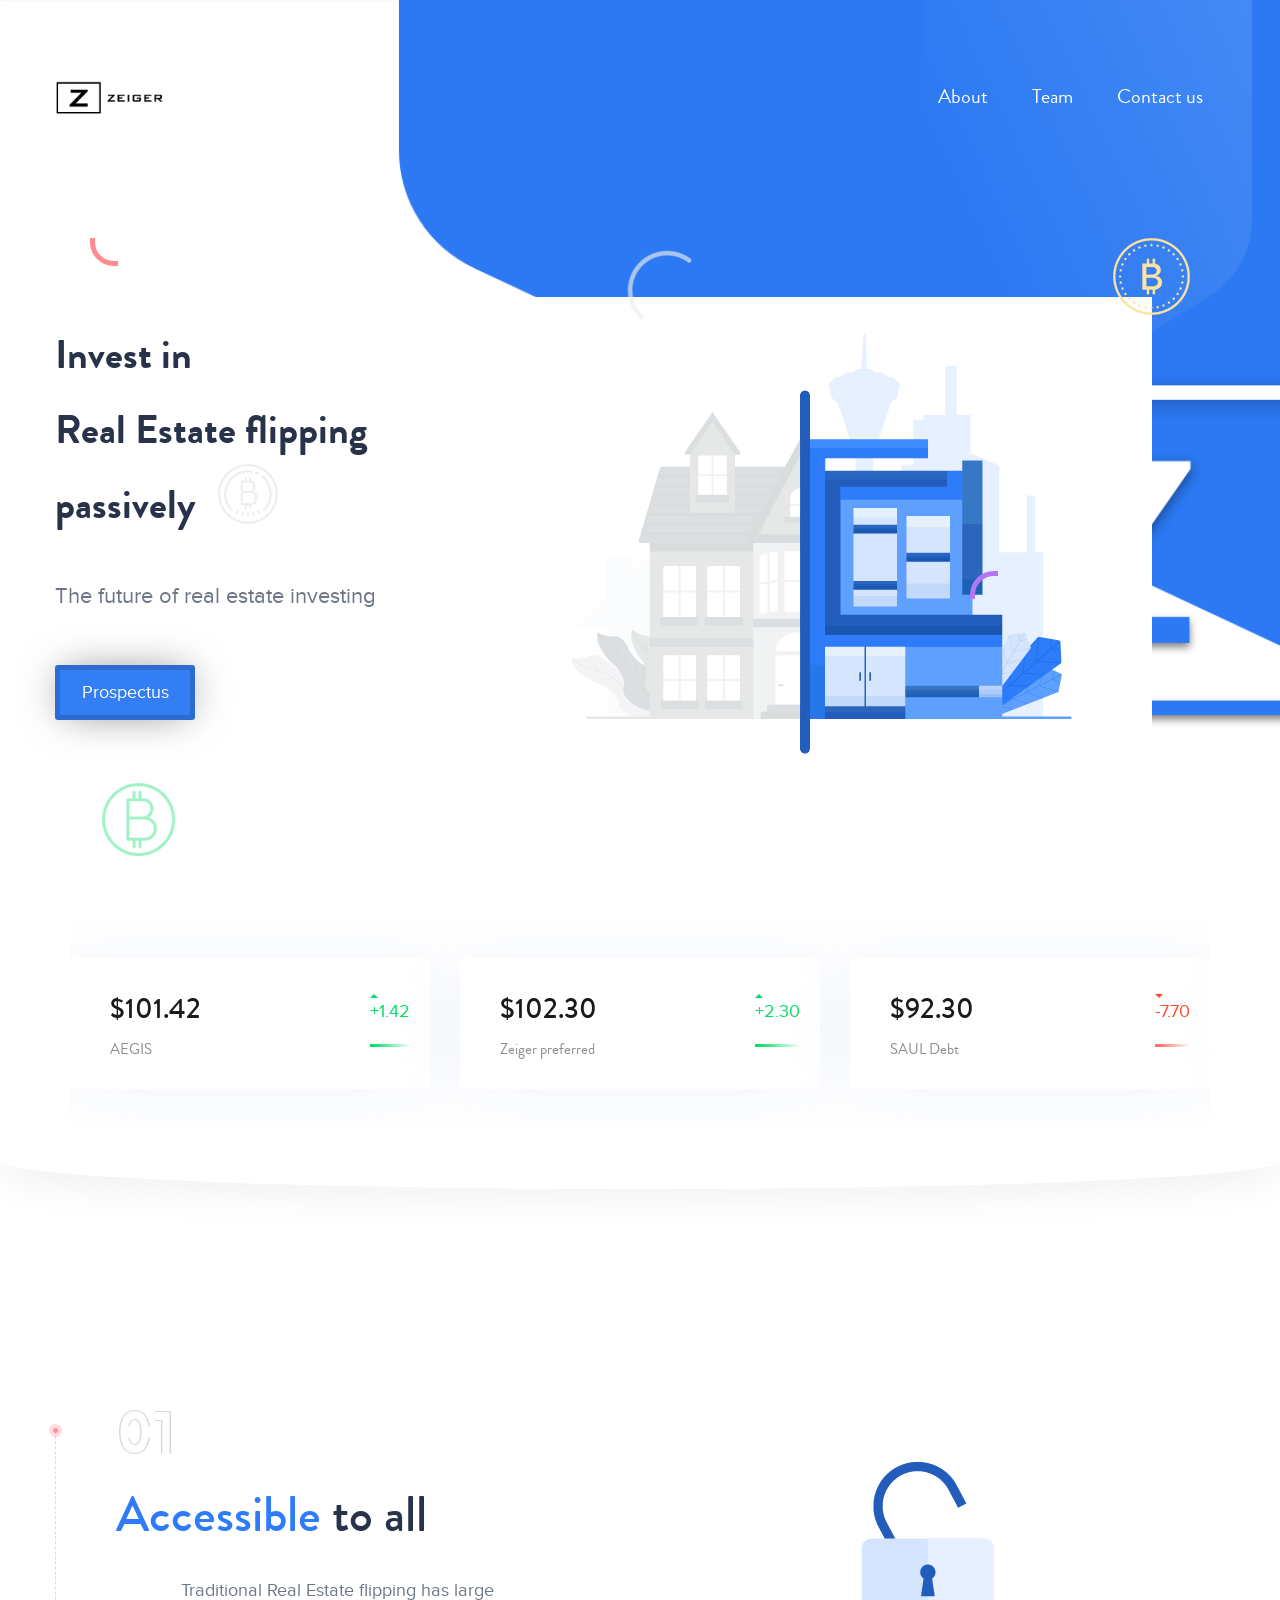
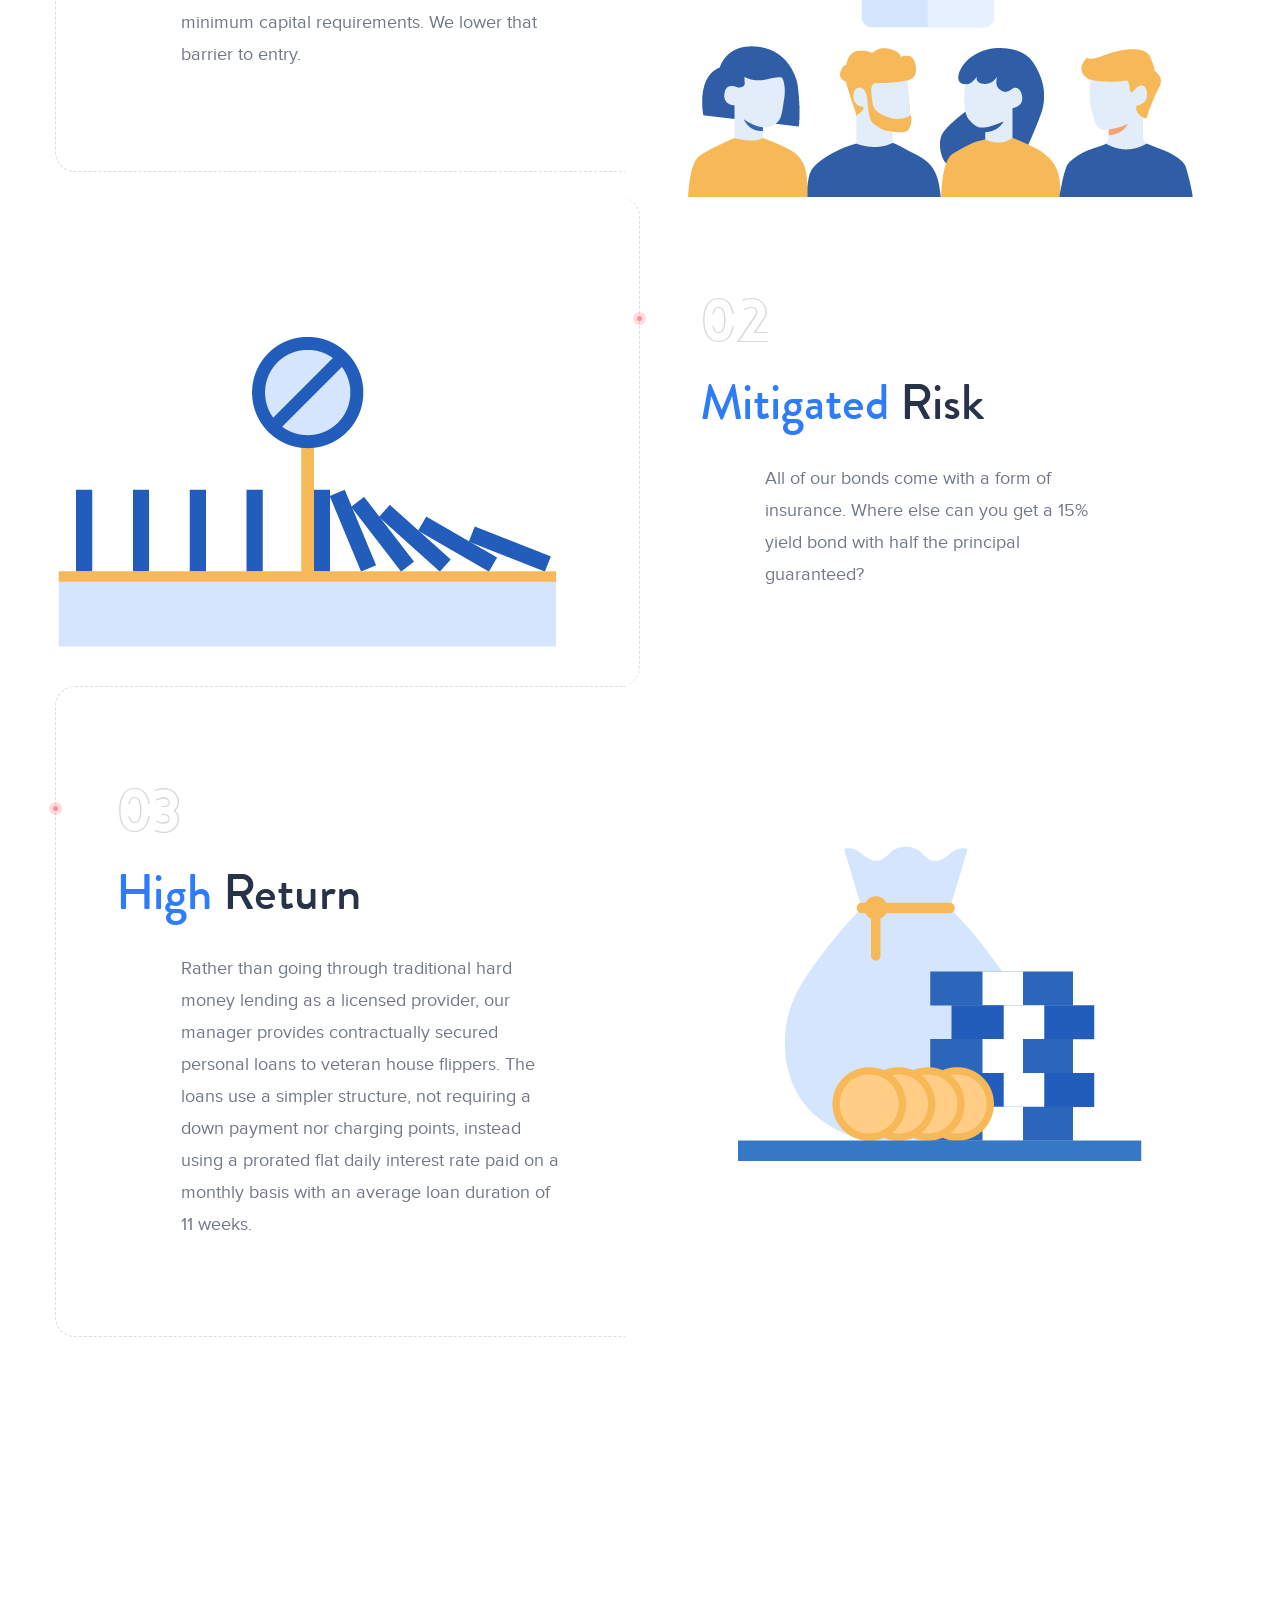
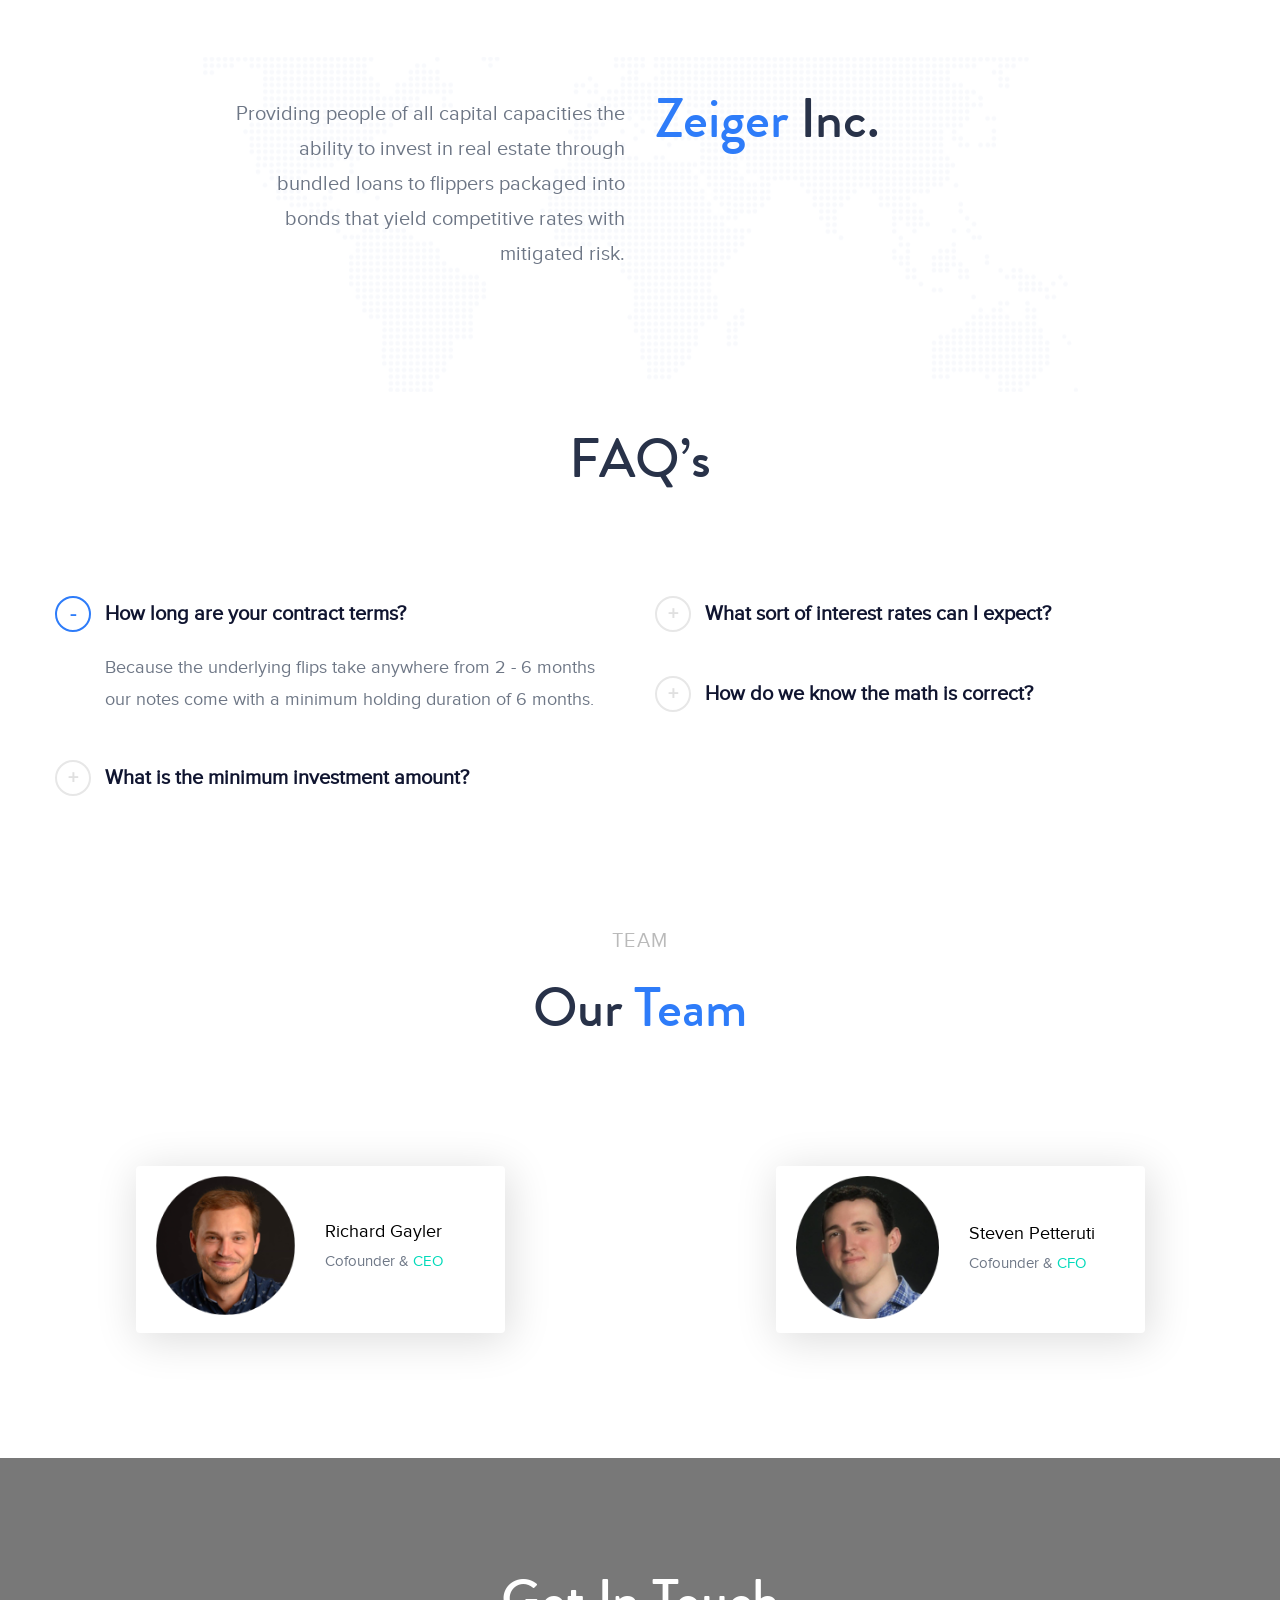
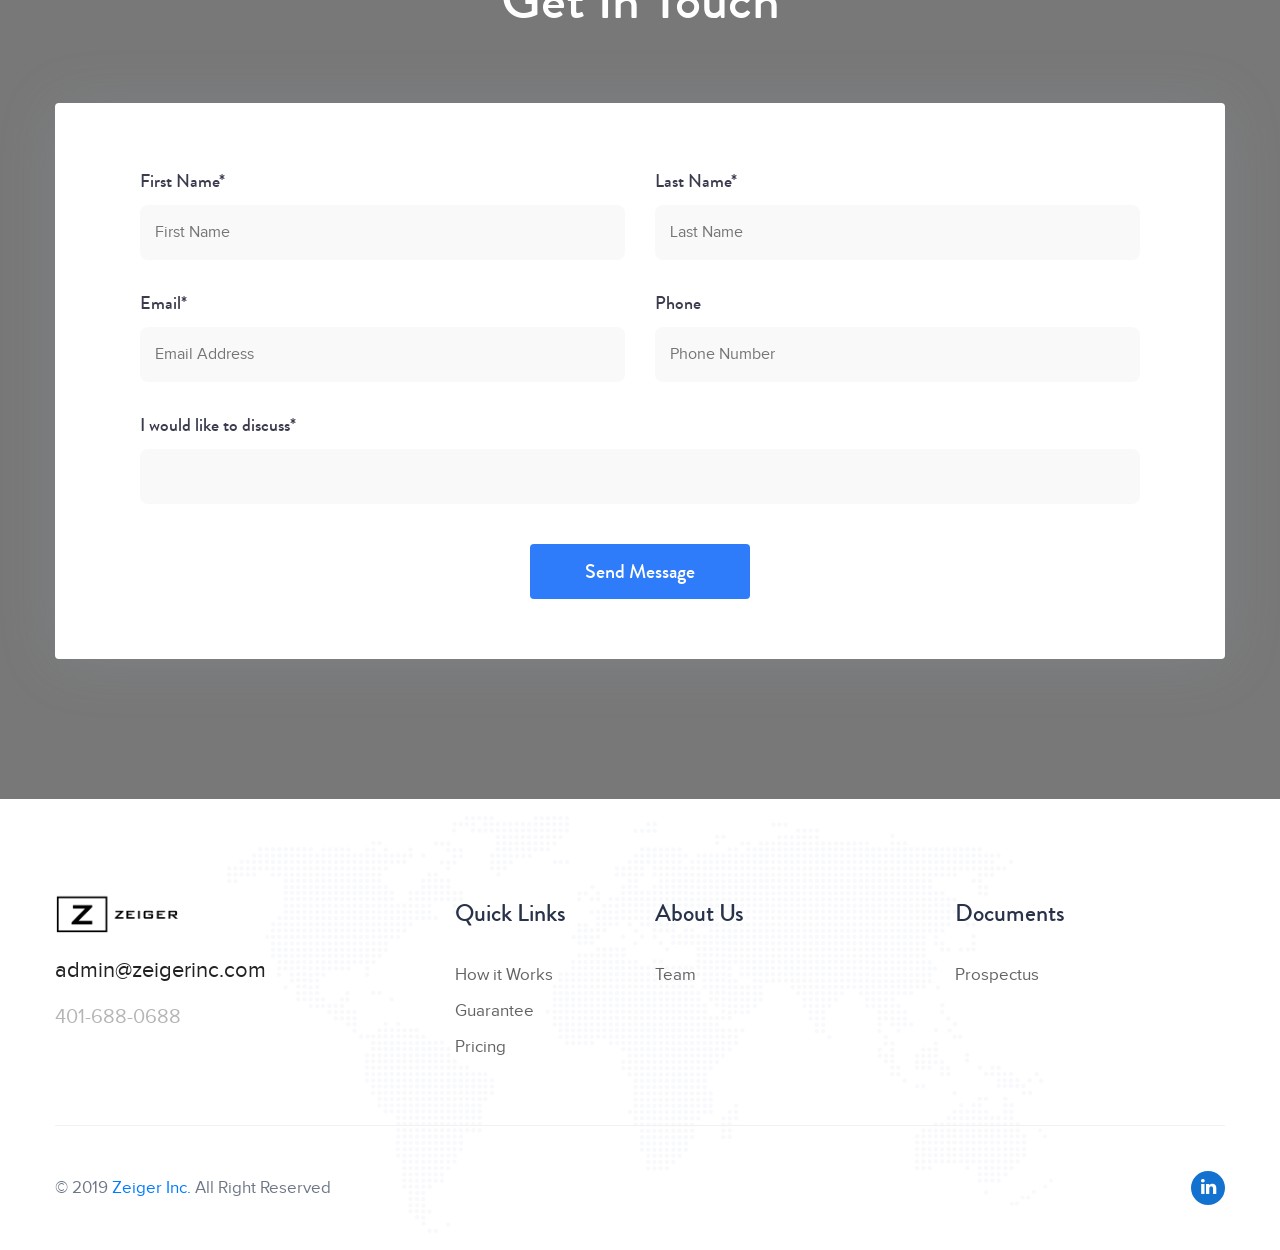
<file: src/index-4.html>
<!DOCTYPE html>
<html lang="en">
	<head>
		<meta charset="UTF-8">
		<meta name="keywords" content="real estate, flipping, REIT, richard gayler, steven petteruti">
		<meta name="author" content="Steven Petteruti; Richard Gayler">
		<meta name="description" content="Providing people of all capital capacities the ability to invest in real estate through bundled loans to flippers packaged into bonds that yield competitive rates with mitigated risk.">
		<meta name='og:image' content='images/home/ogg.png'>
		<!-- For IE -->
		<meta http-equiv="X-UA-Compatible" content="IE=edge">
		<!-- For Resposive Device -->
		<meta name="viewport" content="width=device-width, initial-scale=1.0">

		<title>Zeiger Inc</title>

		<!-- Favicon -->
		<link rel="icon" href="images/fav-icon/favicon.ico">

		<!-- Main style sheet -->
		<link rel="stylesheet" type="text/css" href="css/style.css">
		<!-- responsive style sheet -->
		<link rel="stylesheet" type="text/css" href="css/responsive.css">
		<!-- Color Css -->
		<link rel="stylesheet" type="text/css" href="css/color-one.css">

		<link rel="stylesheet" type="text/css" href="css/custom.css">

		<!-- Fix Internet Explorer ______________________________________-->

		<!--[if lt IE 9]>
			<script src="http://html5shiv.googlecode.com/svn/trunk/html5.js"></script>
			<script src="vendor/html5shiv.js"></script>
			<script src="vendor/respond.js"></script>
		<![endif]-->

	</head>

	<body>
		<div class="main-page-wrapper">


			<!-- ********************** Loading Transition ************************ -->
			<div id="loader-wrapper">
				<div id="loader"></div>
			</div>

			<div class="html-top-content">
				<!-- ********************** Theme Top Banne & Header ************************ -->
				<div class="theme-top-section">
					<!-- ^^^^^^^^^^^^^^^^^ Theme Menu ^^^^^^^^^^^^^^^ -->
					<header class="theme-main-menu">
						<div class="container">
							<div class="menu-wrapper clearfix">
								<div class="logo"><a href="index.html"><img src="images/logo/zeiger_logo_v2.png" alt="Logo" height="35"></a></div>

								<!-- Navigation -->
							    <nav class="navbar navbar-expand-lg" id="mega-menu-holder">
							    	<div class="container">
							    		<button class="navbar-toggler" type="button" data-toggle="collapse" data-target="#navbarResponsive" aria-controls="navbarResponsive" aria-expanded="false" aria-label="Toggle navigation">
							    		  <i class="fa fa-bars" aria-hidden="true"></i>
							    		</button>
							    		<div class="collapse navbar-collapse" id="navbarResponsive">
							    		  <ul class="navbar-nav">
							    		  	<li class="nav-item">
							    		  	  <a class="nav-link js-scroll-trigger" href="#about">About</a>
							    		  	</li>
							    		  	<li class="nav-item">
							    		  	  <a class="nav-link js-scroll-trigger" href="#team">Team</a>
							    		  	</li>
							    		  	<li class="nav-item">
							    		  	  <a class="nav-link js-scroll-trigger" href="#contact">Contact us</a>
							    		  	</li>
							    		  </ul>
							    		</div>
							    	</div>
							    </nav>
							</div> <!-- /.menu-wrapper -->
						</div> <!-- /.container -->
					</header> <!-- /.theme-main-menu -->



					<!-- ^^^^^^^^^^^^^^^^^ Theme Banner ^^^^^^^^^^^^^^^ -->
					<div id="theme-banner" class="theme-banner-one">
						<img src="images/home/house.png" alt="" class="illustration">
						<img src="images/icon/1.png" alt="" class="icon-shape-one">
						<img src="images/icon/2.png" alt="" class="icon-shape-two">
						<img src="images/icon/3.png" alt="" class="icon-shape-three">
						<div class="round-shape-one"></div>
						<div class="round-shape-two"><img src="images/icon/4.png" alt=""></div>
						<div class="round-shape-three"></div>
						<div class="container">
							<div class="main-text-wrapper">
								<h1>Invest in <br>Real Estate flipping <br>passively</h1>
								<p> The future of real estate investing</p>
								<ul class="button-group clearfix">
									<li><a href="/prospectus.pdf">Prospectus</a></li>

								</ul>
							</div>
						</div>

						<div class="container">
							<div class="stock-market-price">
								<div id="market-rate">
									<div class="item">
										<div class="main-wrapper">
								 			<div class="amount">102.30</div>
								 			<h6 class="title">Zeiger high yield</h6>
								 			<div class="current-info range-up">
								 				<i class="icon flaticon-up-caret"></i>
								 				<span class="rate">+2.30</span>
								 			</div>
								 		</div>
									</div>
								 	<div class="item">
										<div class="main-wrapper">
								 			<div class="amount">$101.42</div>
								 			<h6 class="title">AEGIS</h6>
								 			<div class="current-info range-up">
								 				<i class="icon flaticon-up-carret"></i>
								 				<span class="rate">+1.42</span>
								 			</div>
								 		</div>
									</div>
								 	<div class="item">
										<div class="main-wrapper">
								 			<div class="amount">$102.30</div>
								 			<h6 class="title">Zeiger preferred</h6>
								 			<div class="current-info range-up">
								 				<i class="icon flaticon-up-carret"></i>
								 				<span class="rate">+2.30</span>
								 			</div>
								 		</div>
									</div>
								 	<div class="item">
										<div class="main-wrapper">
								 			<div class="amount">$92.30</div>
								 			<h6 class="title">SAUL Debt</h6>
								 			<div class="current-info range-down">
								 				<i class="icon flaticon-down-caret"></i>
								 				<span class="rate">-7.70</span>
								 			</div>
								 		</div>
									</div>
								</div>
							</div> <!-- /.stock-market-price -->
						</div>
					</div> <!-- /.theme-banner-one -->
				</div> <!-- /.theme-top-section -->





		        <!--
				=====================================================
					Our Feature Two
				=====================================================
				-->
				<div class="our-feature-two" id="about">
					<div class="container">
						<div class="row single-block">
							<div class="col-lg-6">
								<div class="text">
									<div class="number">01</div>
									<h2 class="title"><span>Accessible </span> to all </h2>
									<p>Traditional Real Estate flipping has large minimum capital requirements. We lower that barrier to entry.</p>
								</div> <!-- /.text -->
							</div> <!-- /.col- -->
							<div class="col-lg-6 img-box"><div><img src="images/fiverr/accessable_to_all2.png" alt=""></div></div>
						</div> <!-- /.row -->

						<div class="row single-block">
							<div class="col-lg-6 order-lg-last">
								<div class="text">
									<div class="number">02</div>
									<h2 class="title"><span>Mitigated</span> Risk</h2>
									<p> All of our bonds come with a form of insurance. Where else can you get a 15% yield bond with half the principal guaranteed?</p>
								</div> <!-- /.text -->
							</div> <!-- /.col- -->
							<div class="col-lg-6 order-lg-first img-box"><div><img src="images/fiverr/mitigated_risk2.png" alt=""></div></div>
						</div> <!-- /.row -->

						<div class="row single-block">
							<div class="col-lg-6">
								<div class="text">
									<div class="number">03</div>
									<h2 class="title"><span>High</span> Return</h2>
									<p>
								Rather than going through traditional hard money lending as a licensed provider, our manager provides contractually secured personal loans to veteran house flippers. The loans use a simpler structure, not requiring a down payment nor charging points,
								 instead using a prorated flat daily interest rate paid on a monthly basis with an average loan duration of 11 weeks.
									</p>
								</div> <!-- /.text -->
							</div> <!-- /.col- -->
							<div class="col-lg-6 img-box"><div><img src="images/fiverr/high_return2.png" alt=""></div></div>
						</div> <!-- /.row -->
					</div> <!-- /.container -->
				</div> <!-- /.our-feature-two -->








				<!--
				=====================================================
					Theme Counter
				=====================================================
				-->
				<div class="theme-counter">
					<div class="container">
						<div class="bg-image">
							<div class="row theme-title">
								<div class="col-lg-6 order-lg-last">
									<h2><span>Zeiger</span> Inc.</h2>
								</div>
								<div class="col-lg-6 order-lg-first">
									<p>Providing people of all capital capacities the ability to invest in real estate through bundled
										loans to flippers packaged into bonds that yield competitive rates with mitigated risk.</p>
								</div>
							</div>


						</div> <!-- /.bg-image -->
					</div> <!-- /.container -->
				</div> <!-- /.theme-counter -->

				<!--
				=============================================
					FaQ Section
				==============================================
				-->
				<div class="faq-section">
					<div class="container">
						<div class="theme-title text-center">
							<h2>FAQ’s</h2>
						</div>

						<div class="row">
							<div class="col-lg-6">
								<div class="accordion-one">
									<div class="panel-group theme-accordion" id="accordion">
									  <div class="panel">
									    <div class="panel-heading active-panel">
									      <h6 class="panel-title">
									        <a data-toggle="collapse" data-parent="#accordion" href="#collapse1">
									        How long are your contract terms?</a>
									      </h6>
									    </div>
									    <div id="collapse1" class="panel-collapse collapse show">
									      <div class="panel-body">
									      	<p>Because the underlying flips take anywhere from 2 - 6 months our notes come with a minimum holding duration of 6 months.</p>
									      </div>
									    </div>
									  </div> <!-- /panel 1 -->
									  <div class="panel">
									    <div class="panel-heading">
									      <h6 class="panel-title">
									        <a data-toggle="collapse" data-parent="#accordion" href="#collapse2">
									        What is the minimum investment amount?</a>
									      </h6>
									    </div>
									    <div id="collapse2" class="panel-collapse collapse">
									      <div class="panel-body">
									      	<p>$1000</p>
									      </div>
									    </div>
									  </div> <!-- /panel 2 -->


									</div> <!-- end #accordion -->
								</div> <!-- End of .accordion-one -->
							</div>

							<div class="col-lg-6">
								<div class="accordion-one">
									<div class="panel-group theme-accordion" id="accordion-two">
									  <div class="panel">
									    <div class="panel-heading">
									      <h6 class="panel-title">
									        <a data-toggle="collapse" data-parent="#accordion-two" href="#collapse11">
									        What sort of interest rates can I expect?</a>
									      </h6>
									    </div>
									    <div id="collapse11" class="panel-collapse collapse">
									      <div class="panel-body">
									      	<p>Lorem ipsum dolor sit amet, vix an natum labitur eleifd, mel am laoreet menandri. Ei justo complectitur duo. Ei mundi solet utos soletu possit quo. Sea cu justo laudem.</p>
									      </div>
									    </div>
									  </div> <!-- /panel 1 -->
									  <div class="panel">
									    <div class="panel-heading">
									      <h6 class="panel-title">
									        <a data-toggle="collapse" data-parent="#accordion-two" href="#collapse33">
									        How do we know the math is correct?</a>
									      </h6>
									    </div>
									    <div id="collapse33" class="panel-collapse collapse">
									      <div class="panel-body">
									      	<p>Look at his eyes, I'll give you a hint. His name is Yang. He won a national math competition in China. He doesn't even speak English. Yeah, we are sure of the math.</p>
									      </div>
									    </div>
									  </div> <!-- /panel 3 -->

									</div> <!-- end #accordion-two -->
								</div> <!-- End of .accordion-one -->
							</div>
						</div>
					</div>
				</div> <!-- /.faq-section -->

				<!--
				=====================================================
					Team Section
				=====================================================
				-->

				<div class="testimonial-section" id="team">
					<div class="container">
						<div class="theme-title text-center">
							<div class="upper-heading">Team</div>
							<h2>Our <span>Team</span></h2>
						</div>
						</div>
					</div> <!-- /.container -->
				</div> <!-- /.testimonial-section -->

				<div class="card-container">
					<div class="card">
						<div class=row>
							<div class="block">

							<div class="col-6">
								<img src="images/home/rich.png" alt="">

							</div>
							<div class="col-6">
								<div class="text">
									<a class="name" href="https://www.linkedin.com/in/richard-gayler-4b84b236/">Richard Gayler</a>
									<div class="title">Cofounder & <span class="role">CEO</span</div></div>
								</div>
								<!-- <div class="description">Yale University 2017</div> -->

							</div>
						</div>
					</div>
					<div class="biography">
						Graduate of Yale University, Class of 2017 with relevant coursework
						including structuring optimized loan packages and managing institutional cash flow, as
						well as a variety of macroeconomics and MBA courses.
					</div>
					</div>

					<div class="card">
						<div class=row>
							<div class="block">

							<div class="col-6">
								<img src="images/home/steve.png" alt="">

							</div>
							<div class="col-6">
								<div class="text">
									<a class="name" href="https://www.linkedin.com/in/stevenpetteruti/">Steven Petteruti</a>
									<div class="title">Cofounder & <span class="role">CFO</span</div>
								</div>
								<!-- <div class="description">Yale University 2017</div> -->
							</div>
							</div>
						</div>
					</div>
					<div class="biography">
					 From East Greenwich, RI, lives in Boston, MA, and graduated from
					 Harvard College ‘17 where he received his BA in Applied Math. Cofounder of real
					 estate tech startup Doorbell, a software platform connecting residents in apartment
					 buildings.
					</div>
					</div>
				</div>
				<!--
				=============================================
					Contact Us One
				==============================================
				-->
				<div class="contact-us-one" id="contact">
					<div class="overlay">
						<div class="container">
							<div class="theme-title text-center">
								<h2>Get In Touch</h2>
								<!-- <p>vel modus honestatis ad, vim an vidit aliquam instructior. Alii efficiendi <br> intellegebat nec ea, mea elitr interesset ea</p> -->
							</div>

							<form action="#" class="form-validation" autocomplete="off">
								<div class="row">
									<div class="col-md-6">
										<label>First Name*</label>
										<input type="text" placeholder="First Name" name="firstName">
									</div>
									<div class="col-md-6">
										<label>Last Name*</label>
										<input type="text" placeholder="Last Name" name="lastName">
									</div>
									<div class="col-md-6">
										<label>Email*</label>
										<input type="email" placeholder="Email Address" name="email">
									</div>
									<div class="col-md-6">
										<label>Phone</label>
										<input type="text" placeholder="Phone Number" name="phone">
									</div>
									<div class="col-12">
										<label>I would like to discuss*</label>
										<input type="text" name="message">
									</div>
								</div>
								<button>Send Message</button>
							</form>

							<!--Contact Form Validation Markup -->
							<!-- Contact alert -->
							<div class="alert-wrapper" id="alert-success">
								<div id="success">
									<button class="closeAlert"><i class="fa fa-times" aria-hidden="true"></i></button>
									<div class="wrapper">
						               	<p>Your message was sent successfully.</p>
						             </div>
						        </div>
						    </div> <!-- End of .alert_wrapper -->
						    <div class="alert-wrapper" id="alert-error">
						        <div id="error">
						           	<button class="closeAlert"><i class="fa fa-times" aria-hidden="true"></i></button>
						           	<div class="wrapper">
						               	<p>Sorry!Something Went Wrong.</p>
						            </div>
						        </div>
						    </div> <!-- End of .alert_wrapper -->
						</div>
					</div> <!-- /.overlay -->
				</div> <!-- /.contact-us-one -->


				<!--
				=====================================================
					Partner Slider
				=====================================================
				-->




				<!--
				=====================================================
					Footer
				=====================================================
				-->
				<footer class="theme-footer">
					<div class="container">
						<div class="inner-wrapper">
							<div class="top-footer-data-wrapper">
								<div class="row">
									<div class="col-lg-4 col-sm-6 footer-logo">
										<div class="logo"><a href="index.html"><img src="images/logo/zeiger_logo_v2.png" alt="Logo" height="40"></a></div>
										<a href="#" class="email">admin@zeigerinc.com</a>
										<a href="#" class="mobile">401-688-0688</a>
									</div> <!-- /.footer-logo -->
									<div class="col-lg-2 col-sm-6 footer-list">
										<h4 class="title">Quick Links</h4>
										<ul>
											<li><a href="#">How it Works</a></li>
											<li><a href="#">Guarantee</a></li>
											<li><a href="#">Pricing</a></li>
										</ul>
									</div> <!-- /.footer-list -->
									<div class="col-lg-3 col-sm-6 footer-list">
										<h4 class="title">About Us</h4>
										<ul>
											<li><a href="#team">Team</a></li>
										</ul>
									</div> <!-- /.footer-list -->
									<div class="col-lg-3 col-sm-6 footer-list">
										<h4 class="title">Documents</h4>
										<ul>
											<li><a href="/prospectus.pdf">Prospectus</a></li>
										</ul>
									</div> <!-- /.footer-list -->
								</div> <!-- /.row -->
							</div> <!-- /.top-footer-data-wrapper -->

							<div class="bottom-footer clearfix">
								<p class="copyright">&copy; 2019 <a href="#">Zeiger Inc.</a> All Right Reserved</p>
								<ul>
									<li><a href="https://www.linkedin.com/company/zeiger-inc"><i class="fa fa-linkedin" aria-hidden="true"></i></a></li>

								</ul>
							</div> <!-- /.bottom-footer -->
						</div>
					</div> <!-- /.container -->
				</footer>

			</div> <!-- /.html-top-content -->



	        <!-- Scroll Top Button -->
			<button class="scroll-top tran3s color-one-bg">
				<i class="fa fa-long-arrow-up" aria-hidden="true"></i>
			</button>




		<!-- Js File_________________________________ -->
		<!-- jQuery first, then Popper.js, then Bootstrap JS -->
    	<!-- jQuery -->
		<script src="vendor/jquery.2.2.3.min.js"></script>
		<!-- Popper js -->
		<script src="vendor/popper.js/popper.min.js"></script>
		<!-- Bootstrap JS -->
		<script src="vendor/bootstrap/js/bootstrap.min.js"></script>

		<!-- Vendor js _________ -->
		<!-- Plugin JavaScript -->
    	<script src="vendor/jquery-easing/jquery.easing.min.js"></script>
		<!-- Language Stitcher -->
		<script src="vendor/language-switcher/jquery.polyglot.language.switcher.js"></script>
		<!-- js count to -->
		<script src="vendor/jquery.appear.js"></script>
		<script src="vendor/jquery.countTo.js"></script>
		<!-- Fancybox -->
		<script src="vendor/fancybox/dist/jquery.fancybox.min.js"></script>
		<!-- owl Carousel -->
		<script src="vendor/owl-carousel/owl.carousel.min.js"></script>
		<!-- AOS js -->
		<script src="vendor/aos-next/dist/aos.js"></script>



		<!-- Theme js -->
		<script src="js/theme.js"></script>

		</div> <!-- /.main-page-wrapper -->
	</body>
</html>
</file>
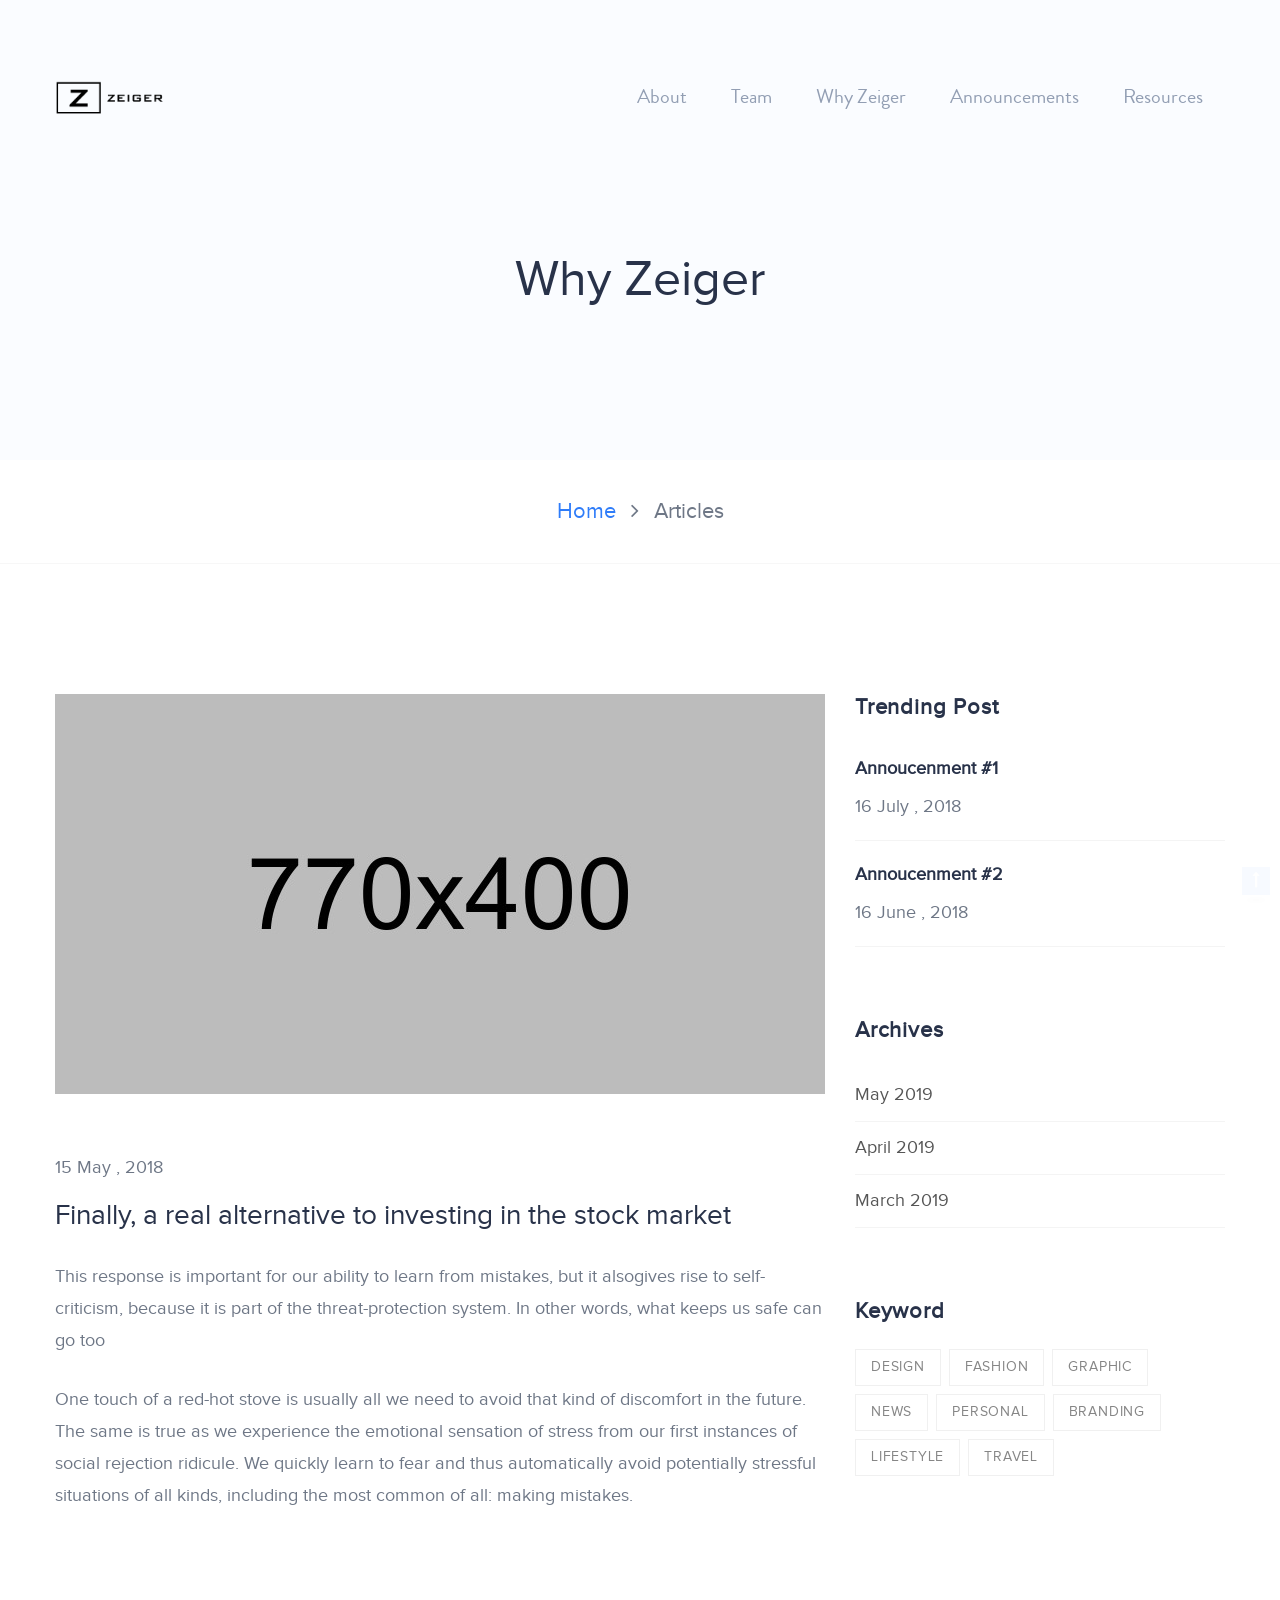
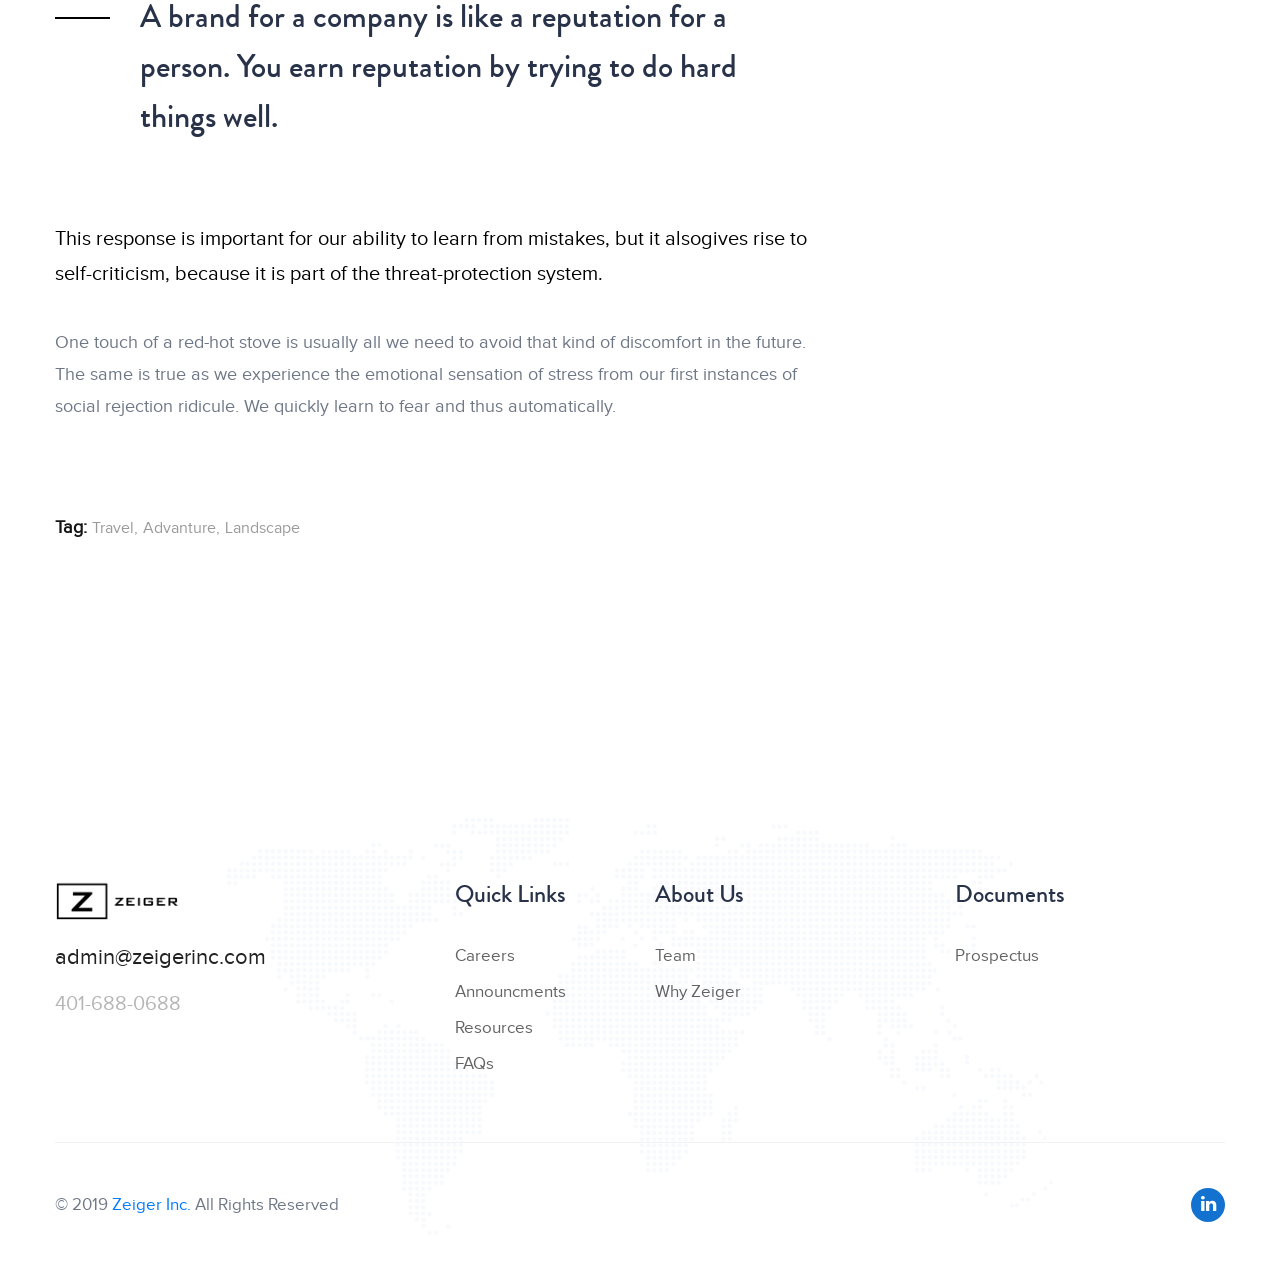
<file: src/why.html>
<!DOCTYPE html>
<html lang="en">
	<head>
		<meta charset="UTF-8">
		<meta name="keywords" content="crypto, mining, animation, example, examples">
		<meta name="author" content="Creativegigs">
		<meta name="description" content="cryto is a beautiful website template designed for bitcoin crypto currency mining and exchange websites.">
		<meta name='og:image' content='images/home/ogg.png'>
		<!-- For IE -->
		<meta http-equiv="X-UA-Compatible" content="IE=edge">
		<!-- For Resposive Device -->
		<meta name="viewport" content="width=device-width, initial-scale=1.0">

    <title>Zeiger Inc</title>

		<!-- Favicon -->
    <link rel="icon" href="images/fav-icon/favicon.ico">

		<!-- Main style sheet -->
		<link rel="stylesheet" type="text/css" href="css/style.css">
		<!-- responsive style sheet -->
		<link rel="stylesheet" type="text/css" href="css/responsive.css">
		<!-- Color Css -->
		<link rel="stylesheet" type="text/css" href="css/color-one.css">


		<!-- Fix Internet Explorer ______________________________________-->

		<!--[if lt IE 9]>
			<script src="http://html5shiv.googlecode.com/svn/trunk/html5.js"></script>
			<script src="vendor/html5shiv.js"></script>
			<script src="vendor/respond.js"></script>
		<![endif]-->

	</head>

	<body>
		<div class="main-page-wrapper">



			<!-- ********************** Loading Transition ************************ -->
			<div id="loader-wrapper">
				<div id="loader"></div>
			</div>

			<div class="html-top-content">
				<!-- ********************** Theme Top Banne & Header ************************ -->
				<div class="theme-top-section">
					<!-- ^^^^^^^^^^^^^^^^^ Theme Menu ^^^^^^^^^^^^^^^ -->
          <header class="theme-main-menu">
            <div class="container">
              <div class="menu-wrapper clearfix">
                <div class="logo header"><a href="index.html"><img src="images/logo/zeiger_logo_v2.png" alt="Logo" height="35"></a></div>

                <!-- Navigation -->
                  <nav class="navbar navbar-expand-lg dark" id="mega-menu-holder">
                    <div class="container">
                      <button class="navbar-toggler" type="button" data-toggle="collapse" data-target="#navbarResponsive" aria-controls="navbarResponsive" aria-expanded="false" aria-label="Toggle navigation">
                        <i class="fa fa-bars" aria-hidden="true"></i>
                      </button>
                      <div class="collapse navbar-collapse" id="navbarResponsive">
                        <ul class="navbar-nav">
                          <li class="nav-item">
                            <a class="nav-link js-scroll-trigger" href="/#about">About</a>
                          </li>
                          <li class="nav-item">
                            <a class="nav-link js-scroll-trigger" href="/#team">Team</a>
                          </li>
                          <li class="nav-item">
                            <a class="nav-link js-scroll-trigger" href="/why">Why Zeiger</a>
                          </li>
                          <li class="nav-item">
                            <a class="nav-link js-scroll-trigger" href="/announcements">Announcements</a>
                          </li>
                          <li class="nav-item">
                            <a class="nav-link js-scroll-trigger" href="/resources">Resources</a>
                          </li>


                        </ul>
                      </div>
                    </div>
                  </nav>
              </div> <!-- /.menu-wrapper -->
            </div> <!-- /.container -->
          </header> <!-- /.theme-main-menu -->

				</div> <!-- /.theme-top-section -->


				<!--
				=============================================
					Theme Inner Banner
				==============================================
				-->
				<div class="theme-inner-banner">
					<div class="container">
						<h2>Why Zeiger</h2>
					</div> <!-- /.container -->
					<ul>
						<li><a href="index.html">Home</a></li>
						<li><i class="fa fa-angle-right" aria-hidden="true"></i></li>
						<li>Articles</li>
					</ul>
				</div> <!-- /.theme-inner-banner -->




				<!--
				=============================================
					Main Blog Post Wrapper
				==============================================
				-->
				<div class="container inner-page-spacing">
					<div class="row">
						<div class="col-lg-8 col-12 blog-details">
							<div class="clearfix">
								<div class="blog-main-post">
									<div class="image-box"><img src="images/blog/1.jpg" alt=""></div>
									<div class="date">15 may , 2018</div>
									<h3>Finally, a real alternative to investing in the stock market</h3>
									<p>This response is important for our ability to learn from mistakes, but it alsogives rise to self-criticism, because it is part of the threat-protection system. In other words, what keeps us safe can go too </p> <br>
									<p>One touch of a red-hot stove is usually all we need to avoid that kind of discomfort in the future. The same is true as we experience the emotional sensation of stress from our first instances of social rejection ridicule. We quickly learn to fear and thus automatically avoid potentially stressful situations of all kinds, including the most common of all: making mistakes.</p>
									<h2>A brand for a company is like a reputation for a person. You earn reputation by trying to do hard things well.</h2>
									<h5>This response is important for our ability to learn from mistakes, but it alsogives rise to self-criticism, because it is part of the threat-protection system. </h5>
									<p>One touch of a red-hot stove is usually all we need to avoid that kind of discomfort in the future. The same is true as we experience the emotional sensation of stress from our first instances of social rejection ridicule. We quickly learn to fear and thus automatically.</p>
								</div> <!-- /.blog-main-post -->
								<div class="tag-option clearfix">
									<ul class="float-left">
										<li>Tag:</li>
										<li><a href="" class="tran3s">Travel,</a></li>
										<li><a href="" class="tran3s">Advanture,</a></li>
										<li><a href="" class="tran3s">Landscape</a></li>
									</ul>

								</div> <!-- /.tag-option -->
							</div> <!-- /.wrapper -->

						</div> <!-- /.col- -->

						<!-- ======================== Theme Sidebar =============================== -->
						<div class="col-lg-4 col-md-7 col-12 theme-main-sidebar">


							<div class="sidebar-box bg-box sidebar-trending-post">
								<h6 class="sidebar-title">Trending Post</h6>
								<div class="single-trending-post clearfix">
									<div class="post">
										<h6><a href="blog-details-v2.html">Annoucenment #1</a></h6>
										<div class="date">16 July , 2018</div>
									</div> <!-- /.post -->
								</div> <!-- /.single-trending-post -->
								<div class="single-trending-post clearfix">
									<div class="post">
										<h6><a href="blog-details-v2.html">Annoucenment #2</a></h6>
										<div class="date">16 June , 2018</div>
									</div> <!-- /.post -->
								</div> <!-- /.single-trending-post -->

							</div> <!-- /.sidebar-trending-post -->
							<div class="sidebar-box bg-box sidebar-categories">
								<h6 class="sidebar-title">Archives</h6>
								<ul>
									<li><a href="#">May 2019</a></li>
									<li><a href="#">April 2019</a></li>
									<li><a href="#">March 2019</a></li>

								</ul>
							</div> <!-- /.sidebar-categories -->
							<div class="sidebar-tags">
								<h6 class="sidebar-title">Keyword</h6>
								<ul class="clearfix">
									<li><a href="#">Design</a></li>
									<li><a href="#">Fashion</a></li>
									<li><a href="#">Graphic</a></li>
									<li><a href="#">News</a></li>
									<li><a href="#">Personal</a></li>
									<li><a href="#">Branding</a></li>
									<li><a href="#">Lifestyle</a></li>
									<li><a href="#">Travel</a></li>
								</ul>
							</div> <!-- /.sidebar-tags -->
						</div> <!-- /.theme-main-sidebar -->
					</div> <!-- /.row -->
				</div> <!-- /.container -->


				<!--
				=====================================================
					Footer
				=====================================================
				-->
        <footer class="theme-footer">
					<div class="container">
						<div class="inner-wrapper">
							<div class="top-footer-data-wrapper">
								<div class="row">
									<div class="col-lg-4 col-sm-6 footer-logo">
										<div class="logo"><a href="index.html"><img src="images/logo/zeiger_logo_v2.png" alt="Logo" height="40"></a></div>
										<a href="#" class="email">admin@zeigerinc.com</a>
										<a href="#" class="mobile">401-688-0688</a>
									</div> <!-- /.footer-logo -->
									<div class="col-lg-2 col-sm-6 footer-list">
										<h4 class="title">Quick Links</h4>
										<ul>

											<li><a href="https://angel.co/company/zeiger/jobs/">Careers</a></li>
											<li><a href="/announcements">Announcments</a></li>
											<li><a href="/resources">Resources</a></li>
											<li><a href="/faqs">FAQs</a></li>

										</ul>
									</div> <!-- /.footer-list -->
									<div class="col-lg-3 col-sm-6 footer-list">
										<h4 class="title">About Us</h4>
										<ul>
											<li><a href="#team">Team</a></li>
											<li><a href="/why">Why Zeiger</a></li>

										</ul>
									</div> <!-- /.footer-list -->
									<div class="col-lg-3 col-sm-6 footer-list">
										<h4 class="title">Documents</h4>
										<ul>
											<li><a href="/prospectus.pdf">Prospectus</a></li>
										</ul>
									</div> <!-- /.footer-list -->
								</div> <!-- /.row -->
							</div> <!-- /.top-footer-data-wrapper -->

							<div class="bottom-footer clearfix">
								<p class="copyright">&copy; 2019 <a href="#">Zeiger Inc.</a> All Rights Reserved</p>
								<ul>
									<li><a href="https://www.linkedin.com/company/zeiger-inc"><i class="fa fa-linkedin" aria-hidden="true"></i></a></li>

								</ul>
							</div> <!-- /.bottom-footer -->
						</div>
					</div> <!-- /.container -->
				</footer>


			</div> <!-- /.html-top-content -->



	        <!-- Scroll Top Button -->
			<button class="scroll-top tran3s color-one-bg">
				<i class="fa fa-long-arrow-up" aria-hidden="true"></i>
			</button>




		<!-- Js File_________________________________ -->
		<!-- jQuery first, then Popper.js, then Bootstrap JS -->
    	<!-- jQuery -->
		<script src="vendor/jquery.2.2.3.min.js"></script>
		<!-- Popper js -->
		<script src="vendor/popper.js/popper.min.js"></script>
		<!-- Bootstrap JS -->
		<script src="vendor/bootstrap/js/bootstrap.min.js"></script>

		<!-- Vendor js _________ -->
		<!-- Plugin JavaScript -->
    	<script src="vendor/jquery-easing/jquery.easing.min.js"></script>
		<!-- Language Stitcher -->
		<script src="vendor/language-switcher/jquery.polyglot.language.switcher.js"></script>
		<!-- js count to -->
		<script src="vendor/jquery.appear.js"></script>
		<script src="vendor/jquery.countTo.js"></script>
		<!-- Fancybox -->
		<script src="vendor/fancybox/dist/jquery.fancybox.min.js"></script>
		<!-- owl Carousel -->
		<script src="vendor/owl-carousel/owl.carousel.min.js"></script>
		<!-- AOS js -->
		<script src="vendor/aos-next/dist/aos.js"></script>
		<!-- Youtube Video -->
		<script src="vendor/jquery.fitvids.js"></script>



		<!-- Theme js -->
		<script src="js/theme.js"></script>

		</div> <!-- /.main-page-wrapper -->
	</body>
</html>
</file>
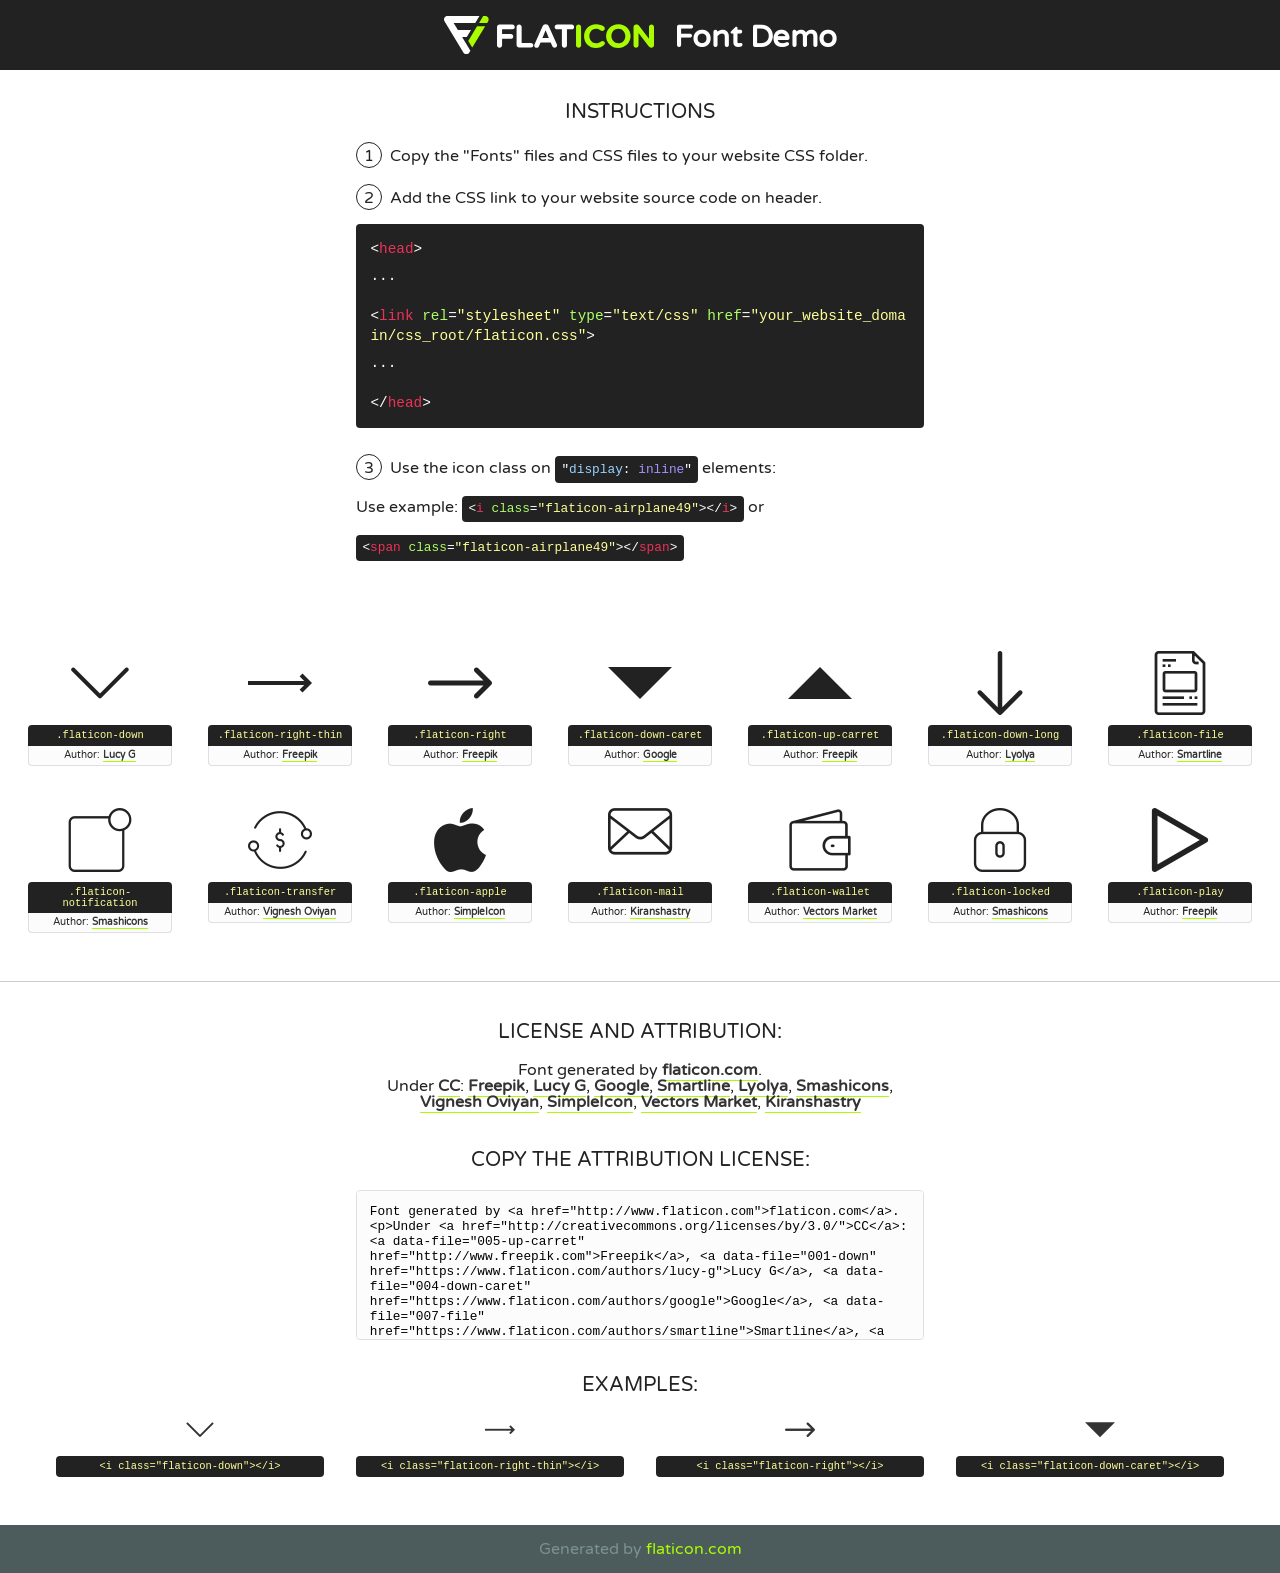
<file: src/fonts/icon/font/flaticon.html>
<!DOCTYPE html>
<!--
  Flaticon icon font: Flaticon
  Creation date: 02/10/2018 20:17
-->
<html>
<!DOCTYPE html>
<html>

<head>
    <title>Flaticon WebFont</title>
    <link href="http://fonts.googleapis.com/css?family=Varela+Round" rel="stylesheet" type="text/css" />
    <link rel="stylesheet" type="text/css" href="flaticon.css">
    <meta charset="UTF-8">
    <style>
    html, body, div, span, applet, object, iframe,
    h1, h2, h3, h4, h5, h6, p, blockquote, pre,
    a, abbr, acronym, address, big, cite, code,
    del, dfn, em, img, ins, kbd, q, s, samp,
    small, strike, strong, sub, sup, tt, var,
    b, u, i, center,
    dl, dt, dd, ol, ul, li,
    fieldset, form, label, legend,
    table, caption, tbody, tfoot, thead, tr, th, td,
    article, aside, canvas, details, embed, 
    figure, figcaption, footer, header, hgroup, 
    menu, nav, output, ruby, section, summary,
    time, mark, audio, video {
        margin: 0;
        padding: 0;
        border: 0;
        font-size: 100%;
        font: inherit;
        vertical-align: baseline;
    }
    /* HTML5 display-role reset for older browsers */
    article, aside, details, figcaption, figure, 
    footer, header, hgroup, menu, nav, section {
        display: block;
    }
    body {
        line-height: 1;
    }
    ol, ul {
        list-style: none;
    }
    blockquote, q {
        quotes: none;
    }
    blockquote:before, blockquote:after,
    q:before, q:after {
        content: '';
        content: none;
    }
    table {
        border-collapse: collapse;
        border-spacing: 0;
    }
    body {
        font-family: 'Varela Round', Helvetica, Arial, sans-serif;
        font-size: 16px;
        color: #222;
    }
    a {
        color: #333;
        border-bottom: 1px solid #a9fd00;
        font-weight: bold;
        text-decoration: none;
    }
    * {
        -moz-box-sizing: border-box;
        -webkit-box-sizing: border-box;
        box-sizing: border-box;
        margin: 0;
        padding: 0;
    }
    [class^="flaticon-"]:before, [class*=" flaticon-"]:before, [class^="flaticon-"]:after, [class*=" flaticon-"]:after {
        font-family: Flaticon;
        font-size: 30px;
        font-style: normal;
        margin-left: 20px;
        color: #333;
    }
    .wrapper {
        max-width: 600px;
        margin: auto;
        padding: 0 1em;
    }
    .title {
        font-size: 1.25em;
        text-align: center;
        margin-bottom: 1em;
        text-transform: uppercase;
    }
    header {
        text-align: center;
        background-color: #222;
        color: #fff;
        padding: 1em;
    }
    header .logo {
        width: 210px;
        height: 38px;
        display: inline-block;
        vertical-align: middle;
        margin-right: 1em;
        border: none;
    }
    header strong {
        font-size: 1.95em;
        font-weight: bold;
        vertical-align: middle;
        margin-top: 5px;
        display: inline-block;
    }
    .demo {
        margin: 2em auto;
        line-height: 1.25em;
    }
    .demo ul li {
        margin-bottom: 1em;
    }
    .demo ul li .num {
        color: #222;
        border-radius: 20px;
        display: inline-block;
        width: 26px;
        padding: 3px;
        height: 26px;
        text-align: center;
        margin-right: 0.5em;
        border: 1px solid #222;
    }
    .demo ul li code {
        background-color: #222;
        border-radius: 4px;
        padding: 0.25em 0.5em;
        display: inline-block;
        color: #fff;
        font-family: Consolas,Monaco,Lucida Console,Liberation Mono,DejaVu Sans Mono,Bitstream Vera Sans Mono,Courier New, monospace;
        font-weight: lighter;
        margin-top: 1em;
        font-size: 0.8em;
        word-break: break-all;
    }
    .demo ul li code.big {
        padding: 1em;
        font-size: 0.9em;
    }
    .demo ul li code .red {
        color: #EF3159;
    }
    .demo ul li code .green {
        color: #ACFF65;
    }
    .demo ul li code .yellow {
        color: #FFFF99;
    }
    .demo ul li code .blue {
        color: #99D3FF;
    }
    .demo ul li code .purple {
        color: #A295FF;
    }
    .demo ul li code .dots {
        margin-top: 0.5em;
        display: block;
    }
    #glyphs {
        border-bottom: 1px solid #ccc;
        padding: 2em 0;
        text-align: center;
    }
    .glyph {
        display: inline-block;
        width: 9em;
        margin: 1em;
        text-align: center;
        vertical-align: top;
        background: #FFF;
    }
    .glyph .glyph-icon {
        padding: 10px;
        display: block;
        font-family:"Flaticon";
        font-size: 64px;
        line-height: 1;
    }
    .glyph .glyph-icon:before {
        font-size: 64px;
        color: #222;
        margin-left: 0;
    }
    .class-name {
        font-size: 0.65em;
        background-color: #222;
        color: #fff;
        border-radius: 4px 4px 0 0;
        padding: 0.5em;
        color: #FFFF99;
        font-family: Consolas,Monaco,Lucida Console,Liberation Mono,DejaVu Sans Mono,Bitstream Vera Sans Mono,Courier New, monospace;
    }
    .author-name {
        font-size: 0.6em;
        background-color: #fcfcfd;
        border: 1px solid #DEDEE4;
        border-top: 0;
        border-radius: 0 0 4px 4px;
        padding: 0.5em;
    }
    .class-name:last-child {
        font-size: 10px;
        color:#888;
    }
    .class-name:last-child a {
        font-size: 10px;
        color:#555;
    }
    .class-name:last-child a:hover {
        color:#a9fd00;
    }
    .glyph > input {
        display: block;
        width: 100px;
        margin: 5px auto;
        text-align: center;
        font-size: 12px;
        cursor: text;
    }
    .glyph > input.icon-input {
        font-family:"Flaticon";
        font-size: 16px;
        margin-bottom: 10px;
    }
    .attribution .title {
        margin-top: 2em;
    }
    .attribution textarea {
        background-color: #fcfcfd;
        padding: 1em;
        border: none;
        box-shadow: none;
        border: 1px solid #DEDEE4;
        border-radius: 4px;
        resize: none;
        width: 100%;
        height: 150px;
        font-size: 0.8em;
        font-family: Consolas,Monaco,Lucida Console,Liberation Mono,DejaVu Sans Mono,Bitstream Vera Sans Mono,Courier New, monospace;
        -webkit-appearance: none;
    }
    .iconsuse {
        margin: 2em auto;
        text-align: center;
        max-width: 1200px;
    }
    .iconsuse:after {
        content: '';
        display: table;
        clear: both;
    }
    .iconsuse .image {
        float: left;
        width: 25%;
        padding: 0 1em;
    }
    .iconsuse .image p {
        margin-bottom: 1em;
    }
    .iconsuse .image span {
        display: block;
        font-size: 0.65em;
        background-color: #222;
        color: #fff;
        border-radius: 4px;
        padding: 0.5em;
        color: #FFFF99;
        margin-top: 1em;
        font-family: Consolas,Monaco,Lucida Console,Liberation Mono,DejaVu Sans Mono,Bitstream Vera Sans Mono,Courier New, monospace;
    }
    #footer {
        text-align: center;
        background-color: #4C5B5C;
        color: #7c9192;
        padding: 1em;
    }
    #footer a {
        border: none;
        color: #a9fd00;
        font-weight: normal;
    }
    @media (max-width: 960px) {
        .iconsuse .image {
            width: 50%;
        }
    }
    @media (max-width: 560px) {
        .iconsuse .image {
            width: 100%;
        }
    }
    </style>
</head>

<body class="characters-off">

    <header>
        <a href="http://www.flaticon.com" target="_blank" class="logo">
            <svg version="1.1" xmlns="http://www.w3.org/2000/svg" xmlns:xlink="http://www.w3.org/1999/xlink" xmlns:a="http://ns.adobe.com/AdobeSVGViewerExtensions/3.0/" viewBox="0 0 560.875 102.036" enable-background="new 0 0 560.875 102.036" xml:space="preserve">
                <defs>
                </defs>
                <g>
                    <g class="letters">
                        <path fill="#ffffff" d="M141.596,29.675c0-3.777,2.985-6.767,6.764-6.767h34.438c3.426,0,6.15,2.728,6.15,6.15
                        c0,3.43-2.724,6.149-6.15,6.149h-27.674v13.091h23.719c3.429,0,6.151,2.724,6.151,6.15c0,3.43-2.723,6.149-6.151,6.149h-23.719
                        v17.574c0,3.773-2.986,6.761-6.764,6.761c-3.779,0-6.764-2.989-6.764-6.761V29.675z"></path>
                        <path fill="#ffffff" d="M193.844,29.149c0-3.781,2.985-6.767,6.764-6.767c3.776,0,6.763,2.985,6.763,6.767v42.957h25.039
                        c3.426,0,6.149,2.726,6.149,6.153c0,3.425-2.723,6.15-6.149,6.15h-31.802c-3.779,0-6.764-2.986-6.764-6.768V29.149z"></path>
                        <path fill="#ffffff" d="M241.891,75.71l21.438-48.407c1.492-3.341,4.215-5.357,7.906-5.357h0.792
                        c3.686,0,6.323,2.017,7.815,5.357l21.439,48.407c0.436,0.967,0.701,1.845,0.701,2.723c0,3.602-2.809,6.501-6.414,6.501
                        c-3.161,0-5.269-1.845-6.499-4.655l-4.132-9.661h-27.059l-4.301,10.102c-1.144,2.631-3.426,4.214-6.237,4.214
                        c-3.517,0-6.24-2.81-6.24-6.325C241.1,77.64,241.451,76.677,241.891,75.71z M279.932,58.666l-8.521-20.297l-8.526,20.297H279.932
                        z"></path>
                        <path fill="#ffffff" d="M314.864,35.387H301.86c-3.429,0-6.239-2.813-6.239-6.238c0-3.429,2.811-6.24,6.239-6.24h39.533
                        c3.426,0,6.237,2.811,6.237,6.24c0,3.425-2.811,6.238-6.237,6.238h-13.001v42.785c0,3.773-2.99,6.761-6.764,6.761
                        c-3.779,0-6.764-2.989-6.764-6.761V35.387z"></path>
                        <path fill="#A9FD00" d="M352.615,29.149c0-3.781,2.985-6.767,6.767-6.767c3.774,0,6.761,2.985,6.761,6.767v49.024
                        c0,3.773-2.987,6.761-6.761,6.761c-3.781,0-6.767-2.989-6.767-6.761V29.149z"></path>
                        <path fill="#A9FD00" d="M374.132,53.836v-0.179c0-17.481,13.178-31.801,32.065-31.801c9.22,0,15.459,2.458,20.557,6.238
                        c1.402,1.054,2.637,2.985,2.637,5.357c0,3.692-2.985,6.59-6.681,6.59c-1.845,0-3.071-0.702-4.044-1.319
                        c-3.776-2.813-7.729-4.393-12.562-4.393c-10.364,0-17.831,8.611-17.831,19.154v0.173c0,10.542,7.291,19.329,17.831,19.329
                        c5.715,0,9.492-1.756,13.359-4.834c1.049-0.874,2.458-1.491,4.039-1.491c3.429,0,6.325,2.813,6.325,6.236
                        c0,2.106-1.056,3.78-2.282,4.834c-5.539,4.834-12.036,7.733-21.878,7.733C387.572,85.464,374.132,71.493,374.132,53.836z"></path>
                        <path fill="#A9FD00" d="M433.009,53.836v-0.179c0-17.481,13.79-31.801,32.766-31.801c18.981,0,32.592,14.143,32.592,31.628v0.173
                        c0,17.483-13.785,31.807-32.769,31.807C446.625,85.464,433.009,71.32,433.009,53.836z M484.224,53.836v-0.179
                        c0-10.539-7.725-19.326-18.626-19.326c-10.893,0-18.449,8.611-18.449,19.154v0.173c0,10.542,7.73,19.329,18.626,19.329
                        C476.676,72.986,484.224,64.378,484.224,53.836z"></path>
                        <path fill="#A9FD00" d="M506.233,29.321c0-3.774,2.99-6.763,6.767-6.763h1.401c3.252,0,5.183,1.583,7.029,3.953l26.093,34.265
                        V29.059c0-3.692,2.99-6.677,6.681-6.677c3.683,0,6.671,2.985,6.671,6.677v48.934c0,3.78-2.987,6.765-6.764,6.765h-0.436
                        c-3.257,0-5.188-1.581-7.034-3.953l-27.056-35.492v32.944c0,3.687-2.985,6.676-6.678,6.676c-3.683,0-6.673-2.989-6.673-6.676
                        V29.321z"></path>
                    </g>
                    <g class="insignia">
                        <path fill="#ffffff" d="M48.372,56.137h12.517l11.156-18.537H37.186L25.688,18.539h57.825L94.668,0H9.271
                        C5.925,0,2.842,1.801,1.198,4.716c-1.644,2.907-1.593,6.482,0.134,9.343l50.38,83.501c1.678,2.781,4.689,4.476,7.938,4.476
                        c3.246,0,6.257-1.695,7.935-4.476l2.898-4.804L48.372,56.137z"></path>
                        <g class="i">
                            <path fill="#A9FD00" d="M93.575,18.539h0.031v0.004l21.652,0.004l2.705-4.488c1.727-2.861,1.778-6.436,0.133-9.343
                            C116.454,1.801,113.371,0,110.026,0h-5.294L93.575,18.539z"></path>
                            <polygon fill="#A9FD00" points="88.291,27.356 64.725,66.486 75.519,84.404 109.942,27.356"></polygon>
                        </g>
                    </g>
                </g>
            </svg>
        </a>
        <strong>Font Demo</strong>
    </header>


    <section class="demo wrapper">

        <p class="title">Instructions</p>

        <ul>
            <li>
                <span class="num">1</span>Copy the "Fonts" files and CSS files to your website CSS folder.
            </li>
            <li>
                <span class="num">2</span>Add the CSS link to your website source code on header.
                <code class="big">
                    &lt;<span class="red">head</span>&gt;
                    <br/><span class="dots">...</span>
                    <br/>&lt;<span class="red">link</span> <span class="green">rel</span>=<span class="yellow">"stylesheet"</span> <span class="green">type</span>=<span class="yellow">"text/css"</span> <span class="green">href</span>=<span class="yellow">"your_website_domain/css_root/flaticon.css"</span>&gt;
                    <br/><span class="dots">...</span>
                    <br/>&lt;/<span class="red">head</span>&gt;
                </code>
            </li>

            <li>
                <p>
                    <span class="num">3</span>Use the icon class on <code>"<span class="blue">display</span>:<span class="purple"> inline</span>"</code> elements:
                    <br />
                    Use example: <code>&lt;<span class="red">i</span> <span class="green">class</span>=<span class="yellow">&quot;flaticon-airplane49&quot;</span>&gt;&lt;/<span class="red">i</span>&gt;</code> or <code>&lt;<span class="red">span</span> <span class="green">class</span>=<span class="yellow">&quot;flaticon-airplane49&quot;</span>&gt;&lt;/<span class="red">span</span>&gt;</code>
            </li>
        </ul>

    </section>




   <section id="glyphs">          
    
      
        <div class="glyph"><div class="glyph-icon flaticon-down"></div>
            <div class="class-name">.flaticon-down</div>
            <div class="author-name">Author: <a data-file="001-down" href="https://www.flaticon.com/authors/lucy-g">Lucy G</a> </div> 
        </div>        
        
        <div class="glyph"><div class="glyph-icon flaticon-right-thin"></div>
            <div class="class-name">.flaticon-right-thin</div>
            <div class="author-name">Author: <a data-file="002-right-thin" href="http://www.freepik.com">Freepik</a> </div> 
        </div>        
        
        <div class="glyph"><div class="glyph-icon flaticon-right"></div>
            <div class="class-name">.flaticon-right</div>
            <div class="author-name">Author: <a data-file="003-right" href="http://www.freepik.com">Freepik</a> </div> 
        </div>        
        
        <div class="glyph"><div class="glyph-icon flaticon-down-caret"></div>
            <div class="class-name">.flaticon-down-caret</div>
            <div class="author-name">Author: <a data-file="004-down-caret" href="https://www.flaticon.com/authors/google">Google</a> </div> 
        </div>        
        
        <div class="glyph"><div class="glyph-icon flaticon-up-carret"></div>
            <div class="class-name">.flaticon-up-carret</div>
            <div class="author-name">Author: <a data-file="005-up-carret" href="http://www.freepik.com">Freepik</a> </div> 
        </div>        
        
        <div class="glyph"><div class="glyph-icon flaticon-down-long"></div>
            <div class="class-name">.flaticon-down-long</div>
            <div class="author-name">Author: <a data-file="006-down-long" href="https://www.flaticon.com/authors/lyolya">Lyolya</a> </div> 
        </div>        
        
        <div class="glyph"><div class="glyph-icon flaticon-file"></div>
            <div class="class-name">.flaticon-file</div>
            <div class="author-name">Author: <a data-file="007-file" href="https://www.flaticon.com/authors/smartline">Smartline</a> </div> 
        </div>        
        
        <div class="glyph"><div class="glyph-icon flaticon-notification"></div>
            <div class="class-name">.flaticon-notification</div>
            <div class="author-name">Author: <a data-file="008-notification" href="https://www.flaticon.com/authors/smashicons">Smashicons</a> </div> 
        </div>        
        
        <div class="glyph"><div class="glyph-icon flaticon-transfer"></div>
            <div class="class-name">.flaticon-transfer</div>
            <div class="author-name">Author: <a data-file="009-transfer" href="https://www.flaticon.com/authors/vignesh-oviyan">Vignesh Oviyan</a> </div> 
        </div>        
        
        <div class="glyph"><div class="glyph-icon flaticon-apple"></div>
            <div class="class-name">.flaticon-apple</div>
            <div class="author-name">Author: <a data-file="010-apple" href="https://www.flaticon.com/authors/simpleicon">SimpleIcon</a> </div> 
        </div>        
        
        <div class="glyph"><div class="glyph-icon flaticon-mail"></div>
            <div class="class-name">.flaticon-mail</div>
            <div class="author-name">Author: <a data-file="011-mail" href="https://www.flaticon.com/authors/kiranshastry">Kiranshastry</a> </div> 
        </div>        
        
        <div class="glyph"><div class="glyph-icon flaticon-wallet"></div>
            <div class="class-name">.flaticon-wallet</div>
            <div class="author-name">Author: <a data-file="012-wallet" href="https://www.flaticon.com/authors/vectors-market">Vectors Market</a> </div> 
        </div>        
        
        <div class="glyph"><div class="glyph-icon flaticon-locked"></div>
            <div class="class-name">.flaticon-locked</div>
            <div class="author-name">Author: <a data-file="013-locked" href="https://www.flaticon.com/authors/smashicons">Smashicons</a> </div> 
        </div>        
        
        <div class="glyph"><div class="glyph-icon flaticon-play"></div>
            <div class="class-name">.flaticon-play</div>
            <div class="author-name">Author: <a data-file="014-play" href="http://www.freepik.com">Freepik</a> </div> 
        </div>        
        

    </section>



    <section class="attribution wrapper"   style="text-align:center;">

      <div class="title">License and attribution:</div><div class="attrDiv">Font generated by <a href="http://www.flaticon.com">flaticon.com</a>. <div><p>Under <a href="http://creativecommons.org/licenses/by/3.0/">CC</a>: <a data-file="005-up-carret" href="http://www.freepik.com">Freepik</a>, <a data-file="001-down" href="https://www.flaticon.com/authors/lucy-g">Lucy G</a>, <a data-file="004-down-caret" href="https://www.flaticon.com/authors/google">Google</a>, <a data-file="007-file" href="https://www.flaticon.com/authors/smartline">Smartline</a>, <a data-file="006-down-long" href="https://www.flaticon.com/authors/lyolya">Lyolya</a>, <a data-file="013-locked" href="https://www.flaticon.com/authors/smashicons">Smashicons</a>, <a data-file="009-transfer" href="https://www.flaticon.com/authors/vignesh-oviyan">Vignesh Oviyan</a>, <a data-file="010-apple" href="https://www.flaticon.com/authors/simpleicon">SimpleIcon</a>, <a data-file="012-wallet" href="https://www.flaticon.com/authors/vectors-market">Vectors Market</a>, <a data-file="011-mail" href="https://www.flaticon.com/authors/kiranshastry">Kiranshastry</a></p>  </div>
      </div>
      <div class="title">Copy the Attribution License:</div>

    <textarea onclick="this.focus();this.select();">Font generated by &lt;a href=&quot;http://www.flaticon.com&quot;&gt;flaticon.com&lt;/a&gt;. <p>Under <a href="http://creativecommons.org/licenses/by/3.0/">CC</a>: <a data-file="005-up-carret" href="http://www.freepik.com">Freepik</a>, <a data-file="001-down" href="https://www.flaticon.com/authors/lucy-g">Lucy G</a>, <a data-file="004-down-caret" href="https://www.flaticon.com/authors/google">Google</a>, <a data-file="007-file" href="https://www.flaticon.com/authors/smartline">Smartline</a>, <a data-file="006-down-long" href="https://www.flaticon.com/authors/lyolya">Lyolya</a>, <a data-file="013-locked" href="https://www.flaticon.com/authors/smashicons">Smashicons</a>, <a data-file="009-transfer" href="https://www.flaticon.com/authors/vignesh-oviyan">Vignesh Oviyan</a>, <a data-file="010-apple" href="https://www.flaticon.com/authors/simpleicon">SimpleIcon</a>, <a data-file="012-wallet" href="https://www.flaticon.com/authors/vectors-market">Vectors Market</a>, <a data-file="011-mail" href="https://www.flaticon.com/authors/kiranshastry">Kiranshastry</a></p>  
     </textarea>

    </section>

    <section class="iconsuse">

          <div class="title">Examples:</div>            
             
            <div class="image">
                <p>
                    <i class="glyph-icon flaticon-down"></i> 
                    <span>&lt;i class=&quot;flaticon-down&quot;&gt;&lt;/i&gt;</span>
                </p>
            </div>
            
            <div class="image">
                <p>
                    <i class="glyph-icon flaticon-right-thin"></i> 
                    <span>&lt;i class=&quot;flaticon-right-thin&quot;&gt;&lt;/i&gt;</span>
                </p>
            </div>
            
            <div class="image">
                <p>
                    <i class="glyph-icon flaticon-right"></i> 
                    <span>&lt;i class=&quot;flaticon-right&quot;&gt;&lt;/i&gt;</span>
                </p>
            </div>
            
            <div class="image">
                <p>
                    <i class="glyph-icon flaticon-down-caret"></i> 
                    <span>&lt;i class=&quot;flaticon-down-caret&quot;&gt;&lt;/i&gt;</span>
                </p>
            </div>
                       
        </div>
                            
    </section>

<div id="footer">
    <div>Generated by <a href="http://www.flaticon.com">flaticon.com</a>
    </div>
</div>



</body>
</html>
</file>
<file: src/css/style.css>
/*CSS Document */

/*
    Created on : 05/12/2018.
    Description: cryto - Bitcoin & Cryptocurrency Landing Page HTML Template.
    Version    : 1.0.
    Author     : @creativegigs.

*/

/* ------------------------------------------ */
/*             TABLE OF CONTENTS
/* ------------------------------------------ */
/*   01 - Loading Transition  */
/*   02 - Click To Top  */
/*   03 - Global Settings */
/*   04 - Theme Menu */
/*   05 - Theme Main Banner */
/*   06 - Stock Market Price */
/*   07 - Our Features   */
/*   08 - Our Feature Two   */
/*   09 - Apps Overview  */
/*   10 - Theme Counter  */
/*   11 - Our Work Progress  */
/*   12 - Testimonial Section  */
/*   13 - Conatct Us  */
/*   14 - Footer  */
/*   15 - About cryto  */
/*   16 - Our Feature Three  */
/*   17 - Token Sale */
/*   18 - Our Road Mape */
/*   19 - Our Team */



/**
* Importing necessary  Styles.
**/
/*--------- Fonts ----------*/
@import url('../fonts/custom-font/pn-reg/stylesheet.css');
@import url('../fonts/custom-font/bg-b/stylesheet.css');
@import url('../fonts/custom-font/bg-md/stylesheet.css');
@import url('../fonts/custom-font/bg-l/stylesheet.css');
@import url('../fonts/custom-font/bg-reg/stylesheet.css');
@import url('../fonts/custom-font/lovelo/stylesheet.css');

/*----bootstrap css ----- */
@import url('../vendor/bootstrap/css/bootstrap.min.css');
/*----font awesome -------*/
@import url('../fonts/font-awesome/css/font-awesome.min.css');
/*----owl-carousel css----*/
@import url('../vendor/owl-carousel/owl.carousel.css');
@import url('../vendor/owl-carousel/owl.theme.css');
/*-------- AOS css ------*/
@import url('../vendor/aos-next/dist/aos.css');
/*--------- flat-icon ---------*/
@import url('../fonts/icon/font/flaticon.css');
/*----Language Switcher---*/
@import url('../vendor/language-switcher/polyglot-language-switcher.css');
/*----------- Fancybox css -------*/
@import url('../vendor/fancybox/dist/jquery.fancybox.min.css');
/*---------------- Roadmap CSS -------------*/
@import url('../vendor//roadmap/jquery.roadmap.min.css');
/*---------------- Custom Animation -------------*/
@import url('custom-animation.css');
/***

====================================================================
  Loading Transition
====================================================================

 ***/
 #about p {
   margin-left: 65px;
   margin-right: 65px;
   margin-bottom: 10px;

 }
#loader-wrapper {
  position: fixed;
  top: 0;
  left: 0;
  width: 100%;
  height: 100%;
  z-index: 999999;
  background: #fff;
  overflow: hidden;
}
#loader {
  background: url(../images/1.gif);
  width: 64px;
  height: 64px;
  position: relative;
  top: 50%;
  margin: -32px auto 0 auto;
}
/***

====================================================================
  Click To Top
====================================================================

 ***/






.scroll-top {
  width:28px;
  height:28px;
  position: fixed;
  bottom: 5px;
  right: 10px;
  z-index: 9999;
  text-align: center;
  color:#fff;
  font-size: 16px;
  display: none;
}
.scroll-top:after {
  position: absolute;
  z-index: -1;
  content: '';
  top: 100%;
  left: 5%;
  height: 10px;
  width: 90%;
  opacity: 1;
  background: radial-gradient(ellipse at center, rgba(0, 0, 0, 0.25) 0%, rgba(0, 0, 0, 0) 80%);
}
/***

====================================================================
  Global Settings
====================================================================

 ***/
::-webkit-scrollbar{ width: 8px; }
::-webkit-scrollbar-track { background: #f4f4f4;}
 @font-face {
  font-family: 'font-awesome';
  src: url('../fonts/font-awesome/fonts/fontawesome-webfont.ttf');
  src: url('../fonts/font-awesome/fonts/fontawesome-webfont.eot'), /* IE9 Compat Modes */
       url('../fonts/font-awesome/fonts/fontawesome-webfont.woff2') format('woff2'), /* Super Modern Browsers */
       url('../fonts/font-awesome/fonts/fontawesome-webfont.woff') format('woff'), /* Pretty Modern Browsers */
       url('../fonts/font-awesome/fonts/fontawesome-webfont.svg') format('svg'); /* Legacy iOS */
 }
 body {
  /*   font-family: 'brandon_grotesquebold';
  font-family: 'brandon_grotesquemedium';
  font-family: 'brandon_grotesque_regularRg';
  font-family: 'loveloline_light';    */
  font-family: 'proxima_novaregular';
  font-weight: normal;
  color:rgba(48,61,83,0.7);
  font-size: 18px;
  position: relative;
 }
.main-page-wrapper {overflow-x:hidden;}
 h1,h2,h3,h4,h5,h6,p,ul { margin:0;padding: 0;}
 h1,h2,h3,h4,h5,h6 {color:#283249;}
 h1 {font-family: 'brandon_grotesquebold'; font-size: 40px; line-height: 75px;}
 h2 {font-family: 'brandon_grotesquemedium'; font-size: 50px;}
 h3 {font-size: 28px; font-weight: normal; font-family: 'proxima_novaregular';}
 h4 {font-size: 24px; font-family: 'brandon_grotesquemedium';}
 h5 {font-size: 22px; font-weight: 500;}
 h6 {font-size: 20px; font-family: 'brandon_grotesque_regularRg'; }
 p {line-height: 32px;}
 ul {list-style-type: none;}
 a {text-decoration: none; display: inline-block;}
 a:hover,a:focus,a:visited {text-decoration: none; outline: none;}
 img {max-width: 100%; display: block;}
 button {border:none;outline: none;box-shadow: none;display: block; padding: 0;cursor: pointer;}
 button:focus {outline: none;}
 input,textarea {outline: none; -webkit-box-shadow: none; box-shadow: none;-webkit-transition: all 0.3s ease-in-out;transition: all 0.3s ease-in-out;}
 .float-left {float: left;}
 .float-right {float: right;}
 .section-spacing {padding-top: 130px;}
 .inner-page-spacing {margin-bottom: 130px;}
.tran3s,h2 a,h3 a,h4 a,h5 a,h6 a,#theme-banner .button-group li a,.theme-banner-one .main-text-wrapper .play-buttton,#mega-menu-holder ul> li> a:before,
#mega-menu-holder>ul> li a,.theme-main-menu .right-widget .login-button a,.our-feature-two .text .learn-more,.testimonial-section .owl-theme .owl-dots .owl-dot span,
.subscribe-banner form button,.theme-footer .top-footer-data-wrapper .footer-list ul li a,.partner-slider .item img,.apps-overview .inner-wrapper .button-group li a,
.contact-us-one form button,.contact-section-dark form button,.blog-grid-style .single-blog-post .date a,.blog-grid-style .single-blog-post .share-meta li a,
.blog-grid-style .single-blog-post .share-meta li button,.theme-pagination ul li a,.theme-main-sidebar .sidebar-categories ul li a,.our-features-four .single-feature a,
.our-feature-five .text .learn-more  {
  -webkit-transition: all 0.3s ease-in-out;
  transition: all 0.3s ease-in-out;
 }
.tran4s,.our-features-one .single-feature .icon-box img,.hover-effect-one .single-blog-post .image-box img {
  -webkit-transition: all 0.4s ease-in-out;
  transition: all 0.4s ease-in-out;
 }
/*--------------- Theme Title ------------*/
.theme-title h2 {
  font-family: 'brandon_grotesquemedium';
  font-size: 55px;
  line-height: 65px;
  font-weight: normal;
}
.theme-title .upper-heading {
  font-size: 20px;
  text-transform: uppercase;
  color: rgba(27,27,27,0.3);
  letter-spacing: 1.5px;
  padding-bottom: 20px;
}
/*---------------- Theme Button --------------*/
body .theme-button {
  font-family: 'Nunito', sans-serif;
  font-size: 20px;
  font-weight: 600;
  text-transform: capitalize;
  text-align: center;
  color: #fff;
  line-height: 52px;
  border-radius: 25px;
  padding: 0 50px;
  position: relative;
  z-index: 9;
}
body .theme-button i {
  font-size: 22px;
  vertical-align: -1px;
  margin-right: 10px;
}
body .theme-button span {
  position: absolute;
  border-radius: 25px;
  top: 0;
  left: 0;
  right: 0;
  bottom: 0;
  opacity: 0;
  z-index: -1;
}
body .theme-button:hover span {opacity: 1;}
/*------------------- Theme Pagination ------------------*/
.theme-pagination {padding-top: 60px;}
.theme-pagination ul {margin: 0 -8px;display: inline-block;}
.theme-pagination ul li {float: left;padding: 0 8px;}
.theme-pagination ul li a {
  display: block;
  width: 40px;
  line-height: 38px;
  border: 1px solid rgba(0,0,0,0.05);
  color: #5f5f5f;
}
.theme-pagination ul li a:hover,.theme-pagination ul li.active a {color: #fff;}
.theme-pagination ul li.active a {cursor: default;}
/* ----------------------- Theme Top Section -----------------*/
.theme-top-section,#theme-banner,#theme-banner .main-text-wrapper {position: relative;z-index: 5;}
#theme-banner .button-group {display: inline-block;margin: 0 -10px;}
#theme-banner .button-group>li {float: left;padding: 0 10px; position: relative;}
.theme-top-section .blue-shape {
  position: absolute;
  left:0;
  right: 0;
  top:0;
  z-index: -1;
}
/*-------------------------- Theme Menu ---------------------*/
.theme-main-menu {
  position: fixed;
  left:0;
  right: 0;
  top:0;
  padding-top: 75px;
  z-index: 99;
  background: transparent;
  transition: all 0.3s ease-in-out;
}
.theme-main-menu.full-width {padding: 55px 80px 0;}
.menu-wrapper {position: relative;}
.theme-main-menu .logo {float: left;}
.theme-main-menu .logo a {display: block;margin-top: 5px;}
.theme-main-menu #mega-menu-holder,.theme-main-menu .right-widget {float: right;padding: 0;}
.theme-main-menu .right-widget {position: relative;z-index: 9;}
#mega-menu-holder ul> li> a {
  font-family: 'brandon_grotesque_regularRg';
  position: relative;
  padding: 7px 0 0;
  display: block;
  font-size: 20px;
  margin: 0 22px;
  color: white;
  -o-transition: all .3s linear;
  -moz-transition: all .3s linear;
  -webkit-transition: all .3s linear;
  transition: all .3s linear;
}
#mega-menu-holder.dark ul> li> a {
  color: #929eb3;
}
.fixed #mega-menu-holder ul> li> a{
  color: #929eb3;
}
#mega-menu-holder ul> li> a:before {
  content: '';
  width: 100%;
  height: 2px;
  position: absolute;
  right: 0;
  top:100%;
  opacity: 0;
  transform: scale(0, 1);
}
#mega-menu-holder ul> li> a.active:before {opacity: 1;transform: scale(1);}
#mega-menu-holder .navbar-toggler {
  color: #fff;
  padding: 5px 10px;
  margin-bottom: 8px;
}
.theme-main-menu .right-widget>li {float: left;}
.theme-main-menu .right-widget .login-button a {
  width: 130px;
  height: 40px;
  line-height: 38px;
  border: 2px solid #ebebeb;
  border-radius: 20px;
  text-transform: uppercase;
  color: rgba(52,72,106,0.35);
  font-size: 16px;
  padding-left: 28px;
}
.theme-main-menu .right-widget .login-button a i {font-size: 18px;margin-left: 8px;vertical-align: middle;}
.theme-main-menu .right-widget .login-button a:hover,.theme-main-menu .right-widget .login-button a:hover i {color: #fff;}
#polyglotLanguageSwitcher {margin: 10px 20px 0 90px;}
#polyglotLanguageSwitcher span.trigger:before {
  content: '';
  font-family: 'font-awesome';
  position: absolute;
  top:0;
  right:0;
}
#polyglotLanguageSwitcher a {
  display: inline-block;
  font-size: 16px;
  color: #1a1a1a;
  text-transform: uppercase;
  padding: 1px 20px 0 30px;
  line-height: 14px;
}
.color-white #mega-menu-holder ul> li> a,.color-white #polyglotLanguageSwitcher>a,
.theme-main-menu.color-white .right-widget .login-button a {color: #fff;}
.theme-main-menu.color-white #mega-menu-holder .navbar-toggler {background: #fff;}
/*================= Sticky Menu ===============*/
.theme-main-menu.fixed {
  z-index: 9999;
  padding:10px 0;
  background: #fff;
  -webkit-box-shadow: 0px 13px 35px -12px rgba(0,0,0,0.15);
    box-shadow: 0px 13px 35px -12px rgba(0,0,0,0.15);
  -webkit-animation: menu_sticky 0.7s ease-in-out;
  animation: menu_sticky 0.7s ease-in-out;
}
.theme-main-menu.fixed.full-width {padding: 10px 80px;}
/*----------------------- Theme Banner One -------------------------*/
.theme-banner-one {
  background: url(../images/home/bg1.png) no-repeat center;
  background-size: cover;
}
.theme-banner-one .main-text-wrapper {padding: 318px 0 180px;}
.theme-banner-one .main-text-wrapper p {
  font-size: 22px;
  line-height: 37px;
  padding: 35px 0 50px;
}
.theme-banner-one .main-text-wrapper .button-group>li:first-child a {
  width: 140px;
  line-height: 45px;
  color: #fff;
  background:#347EF3;
  border: 5px rgba(0,0,0,.15) solid;
  -webkit-box-shadow: 0px 0px 42px -9px rgba(0,0,0,0.55);
  -moz-box-shadow: 0px 0px 42px -9px rgba(0,0,0,0.55);
  box-shadow: 0px 0px 42px -9px rgba(0,0,0,0.55);
  font-size: 18px;
  border-radius: 3px;
  text-align: center;
}
.theme-banner-one .main-text-wrapper .button-group>li:last-child .download-button,
.theme-banner-one .main-text-wrapper .button-group>li:last-child .dropdown-menu a {
  width: 250px;
  line-height: 55px;
  color: #fff;
  font-size: 18px;
  border-radius: 3px;
  text-align: left;
  padding-left: 28px;
}
.theme-banner-one .main-text-wrapper .button-group>li:last-child .dropdown-toggle {
  height: 55px;
  width: 50px;
  position: absolute;
  right: 0;
  top:0;
  box-shadow: none;
  cursor: pointer;
  border-radius: 0 3px 3px 0;
  padding: 0;
}
.theme-banner-one .main-text-wrapper .button-group>li:last-child .dropdown-menu {
  width: 250px;
  border: none;
  border-radius: 0;
  padding: 0;
}
.theme-banner-one .main-text-wrapper .button-group li a:hover {
  box-shadow: 0px 0px 22.5px 7.5px rgba(216, 225, 229, 0.3);
}
.theme-banner-one .main-text-wrapper .button-group>li:last-child .dropdown-toggle::after {
  content: "\f100";
  border: none;
  font-family: "Flaticon";
  color: #fff;
  line-height: 55px;
  height: 55px;
  width: 50px;
  top:0;
  margin: 0;
  display: block;
}
.theme-banner-one .main-text-wrapper .play-buttton:hover {color: #fff; }
.theme-banner-one .illustration {
  position: absolute;
  top:25%;
  right: 10%;
  z-index: -1;
}
.theme-banner-one .icon-shape-one {
  position: absolute;
  right: 7%;
  top:20%;
  animation: jump 2s ease-in-out alternate infinite;
}
.theme-banner-one .icon-shape-two {
  position: absolute;
  left: 8%;
  bottom:28%;
  animation: jump 2.5s ease-in-out alternate infinite;
}
.theme-banner-one .icon-shape-three {
  position: absolute;
  left: 17%;
  top:39%;
  animation: scale-up 5s ease-in-out alternate infinite;
}
.theme-banner-one .round-shape-one {
  position: absolute;
  left: 7%;
  top:20%;
  z-index: -1;
  width: 28px;
  height: 28px;
  border: 5px solid #ff8b90;
  border-right: none;
  border-top: none;
  border-radius: 0 0 0 85%;
  animation: border-one 2s ease-in-out alternate infinite;
}
.theme-banner-one .round-shape-two {
  position: absolute;
  left: 49%;
  top:21%;
  z-index: -1;
}

.theme-banner-one .round-shape-three {
  position: absolute;
  right: 22%;
  top:48%;
  z-index: -1;
  width: 28px;
  height: 28px;
  border: 5px solid #b377f6;
  border-right: none;
  border-bottom: none;
  border-radius: 85% 0 0 0;
  animation: border-two 2s ease-in-out alternate infinite;
}
/*----------------------- Theme Banner Two ----------------*/
.theme-banner-two .main-text-wrapper {padding: 305px 0 245px;}
.theme-banner-two .partner-slider .item img {opacity: 0.2;}
.theme-banner-two .partner-slider .item img:hover {opacity: 1;}

.theme-banner-two .main-text-wrapper h1 {color: #fff;}
.theme-banner-two .main-text-wrapper p {
  color: rgba(255,255,255,0.8);
  font-size: 24px;
  line-height: 38px;
  padding: 20px 0 50px;
}
.theme-banner-two .main-text-wrapper .button-group li a {
  font-family: 'brandon_grotesquemedium';
  line-height: 48px;
  border: 1px solid #fff;
  border-radius: 3px;
  color: #fff;
  padding: 0 36px;
}
.theme-banner-two .main-text-wrapper .button-group li a:hover {color: #161616;}
.theme-banner-two .cube-shape {
  position: absolute;
  top:7%;
  left: 5%;
  z-index: 1;
  animation:scale-up 8s ease-in-out alternate infinite;
}
.theme-banner-two .illustration {
  position: absolute;
  top:116px;
  right: 0;
  z-index: -1;
}
/*----------------------- Theme Banner Three -------------------------*/
.theme-banner-three {
  background: url(../images/home/bg8.png) no-repeat center center;
  background-size: cover;
}
.theme-banner-three .main-text-wrapper {padding: 320px 0 400px;}
.theme-banner-three .main-text-wrapper h1 {color: #fff;}
.theme-banner-three .main-text-wrapper p {
  font-size: 22px;
  line-height: 37px;
  padding: 50px 0 70px;
  color: #fff;
}
.theme-banner-three .main-text-wrapper .button-group>li:first-child a {
  width: 140px;
  line-height: 54px;
  color: #fff;
  font-size: 18px;
  border-radius: 5px;
  background: linear-gradient( 0deg, rgb(0,209,222) 0%, rgb(0,162,255) 100%);
  text-align: center;
}
.theme-banner-three .main-text-wrapper .button-group>li:last-child .download-button {color: rgba(16,16,16,0.5);}
.theme-banner-three .main-text-wrapper .button-group>li:last-child .download-button,
.theme-banner-three .main-text-wrapper .button-group>li:last-child .dropdown-menu a {
  width: 240px;
  line-height: 50px;
  border:2px solid #fff;
  font-size: 18px;
  border-radius: 5px;
  text-align: left;
  padding-left: 28px;
  color: #fff;
}
.theme-banner-three .main-text-wrapper .button-group>li:last-child .dropdown-menu a {
  color: #00c2e9;
}
.theme-banner-three .main-text-wrapper .button-group>li:last-child .dropdown-toggle {
  height: 54px;
  width: 50px;
  position: absolute;
  right: 0;
  top:0;
  box-shadow: none;
  cursor: pointer;
  border-radius: 0 25px 25px 0;
  padding: 0;
  background: transparent;
}
.theme-banner-three .main-text-wrapper .button-group>li:last-child .dropdown-menu {
  width: 240px;
  border: none;
  border-radius: 5px;
  padding: 0;
}
.theme-banner-three .main-text-wrapper .button-group li a:hover {box-shadow: 0px 1px 22.8px 1.2px rgba(111, 72, 72, 0.15);}
.theme-banner-three .main-text-wrapper .button-group>li:last-child .dropdown-toggle::after {
  content: "\f100";
  border: none;
  font-family: "Flaticon";
  color: #fff;
  line-height: 50px;
  height: 54px;
  width: 50px;
  top:0;
  margin: 0;
  display: block;
}
.theme-banner-three .shape-one {
  position: absolute;
  top:25px;
  right: 0;
  z-index: -1;
}
.theme-banner-three .shape-two {
  position: absolute;
  top:23%;
  right: 14%;
  z-index: -1;
}
.theme-banner-three .shape-three {
  position: absolute;
  bottom:14%;
  right: 48%;
  z-index: -1;
}
.theme-banner-three .shape-four {
  position: absolute;
  left: 3%;
  top:24%;
  z-index: -1;
  animation: jump 2s ease-in-out alternate infinite;
}
.theme-banner-three .shape-five {
  position: absolute;
  left: 0;
  top: 19%;
  animation: scale-up 5s ease-in-out alternate infinite;
}
/*----------------- Stock Market Price -----------------*/
.stock-market-price {padding-bottom: 50px;}
.stock-market-price #market-rate {padding: 10px 15px;}
.stock-market-price #market-rate .main-wrapper {
  background: #fff;
  box-shadow: 0px 3px 70px 0px rgba(187, 206, 233, 0.2);
  border-radius: 3px;
  padding: 30px 20px 30px 40px;
  position: relative;
  margin: 40px 0;
  text-align: left;
}
.stock-market-price #market-rate .main-wrapper .amount {
  font-family: 'brandon_grotesquemedium';
  font-size: 28px;
  color: #1a1a1a;
  padding-bottom: 5px;
}
.stock-market-price #market-rate .main-wrapper .title {color: rgba(26,26,26,0.5);}
.stock-market-price #market-rate .main-wrapper .current-info {
  position: absolute;
  right: 20px;
  top:22px;
}
.stock-market-price #market-rate .main-wrapper .current-info.range-down {color: #ff4c2f;}
.stock-market-price #market-rate .main-wrapper .current-info.range-up {color: #08dd67;}

.stock-market-price #market-rate .main-wrapper .icon {font-size: 8px;}
.stock-market-price #market-rate .main-wrapper .rate {
  display: block;
  position: relative;
  margin-top: -9px;
  padding-bottom: 22px;
}
.stock-market-price #market-rate .main-wrapper .rate:before {
  content: '';
  width: 100%;
  height: 3px;
  position: absolute;
  bottom: 0;
  left:0;
}
.stock-market-price #market-rate .main-wrapper .range-down .rate:before {background: linear-gradient(90deg, rgb(255,116,93) 10%, rgba(255,255,255,1) 100%);}
.stock-market-price #market-rate .main-wrapper .range-up .rate:before {background: linear-gradient(90deg, rgb(8,221,103) 10%, rgba(255,255,255,1) 100%);}
/*--------------------- Our Features --------------------*/
.our-features-one {
  padding: 120px 0 155px;
  position: relative;
  border-bottom: 1px solid #f0f0f0;
}
.our-features-one:before {
  content: "\f105";
  font-family: "Flaticon";
  width: 50px;
  height: 50px;
  border-radius: 50%;
  border: 1px solid #f0f0f0;
  text-align: center;
  line-height: 50px;
  color: #c0c0c0;
  position: absolute;
  bottom: -25px;
  left: 50%;
  margin-left: -25px;
  background: #fff;
  z-index: 1;
}
.our-features-one .theme-title {text-align: center;padding-bottom: 70px;}
.our-features-one .single-feature .icon-box {
  width: 218px;
  height: 218px;
  border-radius: 50%;
  border: 2px solid #eff5fa;
  margin: 0 auto;
  position: relative;
}
.our-features-one .single-feature .icon-box img {
  position: absolute;
  margin: 0 auto;
  left: 50%;
  top:50%;
  transform: translate(-50% , -50%);
}
.our-features-one .single-feature .icon-box:before,
.our-features-one .single-feature .icon-box:after {
  content: '';
  width: 50px;
  height: 80px;
  background: #fff;
  position: absolute;
}
.our-features-one .single-feature .icon-box:before {left:-9px;top:25px;}
.our-features-one .single-feature .icon-box:after {right:-9px;bottom:25px;}
.our-features-one .single-feature {text-align: center;position: relative;}
.our-features-one .single-feature h3 {padding: 44px 0 20px;}
.our-features-one .single-feature.border-fix:before,
.our-features-one .single-feature.border-fix:after {
  content: '';
  width: 120px;
  height: 1px;
  border-top: 1px dashed #d8e2e9;
  position: absolute;
  top:29%;
}
.our-features-one .single-feature.border-fix:before {left:-75px;}
.our-features-one .single-feature.border-fix:after {right: -75px;}
/*-------------------- Our Feature Two --------------------*/
.our-feature-two {padding: 200px 0 320px;}
.our-feature-two .text {
  position: relative;
  padding: 0 0 60px 60px;
}
.our-feature-two .text .number {
  font-family: 'loveloline_light';
  font-size: 60px;
  color: #d8d8d8;
  position: relative;
}
.our-feature-two .text .number:before {
  content: '';
  position: absolute;
  width: 13px;
  height: 13px;
  border-radius: 50%;
  background: #ff8e9d;
  opacity: 0.32;
  top:35px;
  left:-67px;
}
.our-feature-two .text .number:after {
  content: '';
  position: absolute;
  width: 5px;
  height: 5px;
  border-radius: 50%;
  background: #ff8e9d;
  top:39px;
  left:-63px;
  z-index: 1;
}
.our-feature-two .text .title {
  font-size: 50px;
  line-height: 60px;
}
.our-feature-two .text .learn-more {
  font-family: 'brandon_grotesquemedium';
  font-size: 22px;
  color: #3c3c3c;
}
.our-feature-two .text .learn-more i {vertical-align: middle;font-size: 25px;margin-left: 12px;}
.our-feature-two .text p {padding: 30px 0;}
.our-feature-two .img-box img {margin: 60px auto 0;}
.our-feature-two .single-block:nth-child(1) .text {
  border-left: 1px dashed #dcdcdc;
  border-bottom: 1px dashed #dcdcdc;
  border-radius:  0 0 0 20px;
}
.our-feature-two .single-block:nth-child(1) .text:before {
  content: '';
  width: 1px;
  height: 39px;
  position: absolute;
  background: #fff;
  top:0;
  left:-1px;
}
.our-feature-two .single-block:nth-child(2) .img-box {
  border-right: 1px dashed #dcdcdc;
  border-radius:  0 20px 20px 0;
}
.our-feature-two .single-block:nth-child(2) .img-box>div {padding: 45px 65px 0 0;}
.our-feature-two .single-block:nth-child(2) .text {padding: 80px 40px 55px 45px;}
.our-feature-two .single-block:nth-child(3) .text {
  border-top: 1px dashed #dcdcdc;
  border-left: 1px dashed #dcdcdc;
  border-bottom: 1px dashed #dcdcdc;
  border-radius:  20px 0 0 20px;
  padding: 80px 0 55px 60px;
}
.our-feature-two .single-block:nth-child(3) .img-box>div {padding-top: 60px;}
.our-feature-two.dark-bg .text {padding: 0 0 150px 0;}
.our-feature-two.dark-bg .text .number:before,
.our-feature-two.dark-bg .text .number:after {display: none;}
.our-feature-two.dark-bg .text .number {color: #3d42e0;}
.our-feature-two.dark-bg .text .title {color: #fff;}
.our-feature-two.dark-bg .text p {color: #d0d0d9;}
.our-feature-two.dark-bg .row {margin: 0 -70px;}
.our-feature-two.dark-bg .row [class*="col"] {padding: 0 70px;}
.our-feature-two.dark-bg {padding: 170px 0 80px;}
/*----------------------- Apps Overview ---------------------*/
.apps-overview {position: relative;margin-bottom: 210px;}
.apps-overview.color-one {background:linear-gradient( 39deg, rgb(173,244,142) 0%, rgb(0,206,175) 100%);}
.apps-overview .overlay-bg {background-position: center center; position: relative;}
.apps-overview .overlay-bg .cube-shape-one {
  position: absolute;
  left: 0;
  bottom: 1%;
  animation: fade-in 1s ease-in-out alternate infinite;
}
.apps-overview .inner-wrapper {position: relative;padding: 135px 0 110px;}
.apps-overview .inner-wrapper .text h3 {
  font-size: 20px;
  text-transform: uppercase;
  color: #fff;
  letter-spacing: 1.8px;
}
.apps-overview .inner-wrapper .text h2 {
  color: #fff;
  padding: 6px 0 25px;
}
.apps-overview .inner-wrapper .text h6 {
  font-family: 'brandon_grotesquemedium';
  font-size: 24px;
  color: #fff;
  padding-bottom: 20px;
}
.apps-overview .inner-wrapper .text p {color: #fff;padding-bottom: 40px;}
.apps-overview .inner-wrapper .button-group li {display: inline-block;margin-right: 15px;}
.apps-overview .inner-wrapper .button-group li a {
  font-family: 'brandon_grotesquemedium';
  width: 170px;
  line-height: 55px;
  text-align: center;
  border-radius: 3px;
  background: #fff;
  font-size: 20px;
  color: #313131;
}
.apps-overview .inner-wrapper .button-group li a i {
  margin-right: 3px;
  font-size: 22px;
}
.apps-overview .inner-wrapper .button-group li a img {
  display: inline-block;
  width: 20px;
  margin-right: 2px;
  vertical-align: sub;
}
.apps-overview .inner-wrapper .s8-mockup {
  position: absolute;
  left: -110px;
  top:-130px;
  z-index: 1;
}
.apps-overview .inner-wrapper .x-mockup {
  position: absolute;
  left: 250px;
  bottom:-165px;
  z-index: 1;
}
.apps-overview.color-two {background: #111ba8;margin-bottom: 0;}
.apps-overview.color-two .inner-wrapper .button-group li a:hover {background: #00c9d7;color: #fff;}
.apps-overview.color-three {background: #610bcf; padding: 160px 0 250px;margin-bottom: 50px;}
.apps-overview.color-three .shape {
  position: absolute;
  top:-150px;
  right: 0;
}
.apps-overview.color-three:before {
  content: '';
  width: 103%;
  height: 220px;
  background: #fff;
  position: absolute;
  top:-100px;
  right:0;
  transform: rotate(-6deg);
}
.apps-overview.color-three:after {
  content: '';
  width: 104%;
  height: 220px;
  background: linear-gradient( 90deg, rgb(249,250,255) 0%, rgb(255,255,255) 100%);
  position: absolute;
  bottom:-100px;
  left:-1%;
  transform: rotate(-6deg);
}
/*----------------------- Theme Counter ------------------*/
.theme-counter .bg-image {
  background: url(../images/home/bg3.png) no-repeat center;
  padding: 30px 0 120px;
}
.theme-counter .bg-image .theme-title p {
  font-size: 20px;
  line-height: 35px;
  text-align: right;
  padding: 10px 0 0 178px;
}
.theme-counter .bg-image .counter-wrapper {
  padding: 55px 100px 0;
  text-align: center;
}
.theme-counter .bg-image .counter-wrapper .number {
  font-family: 'brandon_grotesquelight';
  font-size: 36px;
  color: #1b1b1b;
}
.theme-counter .bg-image .counter-wrapper .number .timer {font-size: 65px;}
.theme-counter .bg-image .counter-wrapper p {
  font-family: 'brandon_grotesque_regularRg';
  font-size: 24px;
  color: #a9a9a9;
}
/*----------------------- Our Work Progress -------------------*/
.our-work-progress.bg-color {background: #f8fafc;}
.our-work-progress {
  margin: 30px 0 110px;
  padding: 95px 0 55px;
}
.our-work-progress .main-wrapper {max-width: 1920px;margin: 0 auto;}
.our-work-progress .main-wrapper .progress-slider-wrapper {
  float: right;
  padding-right: 15px;
  width: 55%;
}
.our-work-progress .main-wrapper .progress-slider-wrapper .inner-block {
  margin: 30px 0;
  box-shadow: 0px 0px 55px 0px rgba(134, 153, 174, 0.12);
  background: #fff;
  padding: 50px 7% 38px 18%;
  position: relative;
  border-radius: 5px;
  z-index: 1;
}
.our-work-progress .main-wrapper .progress-slider-wrapper .inner-block:before {
  content: '';
  width: 100%;
  height: 1px;
  background: #f0f3f6;
  position: absolute;
  left:0;
  bottom: 61px;
}
.our-work-progress .main-wrapper .progress-slider-wrapper .inner-block h3 {
  font-family: 'brandon_grotesquemedium';
  line-height: 30px;
  color: #1b1b1b;
  padding: 27px 0 25px;
}
.our-work-progress .main-wrapper .progress-slider-wrapper .inner-block .num {
  width: 50px;
  height: 50px;
  border: 2px solid #eeeeee;
  border-radius: 50%;
  margin-top: 17px;
  text-align: center;
  line-height: 50px;
  font-size:24px;
  color: rgba(0,0,0,0.2);
  background: #fff;
  position: relative;
  z-index: 1;
}
.our-work-progress .section-title-wrapper {
  float: left;
  width: 45%;
  padding-right: 75px;
  padding-left: 15px;
}
.our-work-progress .section-title-wrapper .theme-title {float: right;max-width: 400px;padding-top: 25px;}
.our-work-progress .section-title-wrapper .theme-title p {padding-top: 25px;}
.our-work-progress.style-two .main-wrapper .progress-slider-wrapper .inner-block {border:1px solid #e8e8e8;}
.our-work-progress.style-two .theme-title h2 {font-size: 52px;}
.our-work-progress .main-wrapper .progress-slider-wrapper .inner-block .date {margin: -15px 0 26px;}
/*----------------------- Testimonial Section --------------------*/
.owl-theme .owl-nav {margin: 0;}
.testimonial-section .theme-title {padding-bottom: 125px;}
.testimonial-section .single-block .img-block {
  width: 168px;
  height: 168px;
  border-radius: 50%;
  float: left;
}
.testimonial-section .single-block .img-block img {
  border-radius: 50%;
  width: 100%;
  height: 100%;
}
.testimonial-section .single-block .text {
  width: calc(100% - 168px);
  float: left;
  padding-left: 40px;
}
.testimonial-section .single-block .text .name {
  font-size: 24px;
  color: #303030;
  padding-bottom: 3px;
}
.testimonial-section .single-block .text p {
  font-size: 24px;
  line-height: 40px;
  color: rgba(29,32,35,0.7);
  padding: 16px 0 32px;
}
.testimonial-section .owl-theme .owl-dots {margin-top: 50px;}
.testimonial-section .owl-theme .owl-dots .owl-dot span {
  width: 9px;
  height: 9px;
  border: 1px solid #c3cadb;
  background: transparent;
  margin: 0 3px;
}
.testimonial-section .owl-theme .owl-dots .owl-dot.active span,
.testimonial-section .owl-theme .owl-dots .owl-dot:hover span {
  width: 17px;
  height: 7px;
  border-radius: 3px;
}
.testimonial-section .full-width {
  position: relative;
  background: linear-gradient( 90deg, rgb(249,250,255) 0%, rgb(255,255,255) 100%);
  padding: 60px 35px 275px;
  overflow:hidden;
}
.testimonial-section .full-width:after {
  content: '';
  width: 104%;
  height: 230px;
  background: #fff;
  position: absolute;
  bottom: -100px;
  left: -1%;
  transform: rotate(-6deg);
}
.testimonial-section .full-width .single-block {
  background: #fff;
  box-shadow: 0px 0px 100px 0px rgba(72, 91, 119, 0.05);
  padding: 45px 40px 50px;
  border-radius: 5px;
}
.testimonial-section .full-width .single-block .img-block {width: 140px;height: 140px;}
.testimonial-section .full-width .owl-theme .owl-dots .owl-dot span {
  background: rgba(70,95,233,0.2);
  border: none;
}
.testimonial-section .full-width .owl-theme .owl-dots {margin-top: 85px;}
/*---------------------- Contact Us One -------------*/
.contact-us-one {
  background: url(../images/home/3.jpg) no-repeat center;
  background-size: cover;
  background-attachment: fixed;
  margin-top: 125px;
}
.contact-us-one.m0 {margin: 0;}
.contact-us-one .overlay {
  background: rgba(0,0,0,0.53);
  padding: 110px 0 140px;
}
.contact-us-one .theme-title h2 {color: #fff;}
.contact-us-one .theme-title p {
  font-size: 20px;
  color: #fff;
  padding-top: 12px;
}
.contact-us-one form {
  margin-top: 70px;
  background: #fff;
  border-radius: 4px;
  box-shadow: 0px 3px 60px 0px rgba(166, 188, 206, 0.15);
  padding: 65px 85px 60px;
  position: relative;
  z-index: 1;
}
.contact-us-one form label {
  font-family: 'brandon_grotesquemedium';
  color: #3a3c4e;
  display: block;
  margin-bottom: 10px;
}
.contact-us-one form input {
  width: 100%;
  height: 55px;
  border: none;
  background: #f9f9f9;
  border-radius: 8px;
  padding: 0 15px;
  font-size: 16px;
  margin-bottom: 30px;
}
.contact-us-one form input:focus {box-shadow: 0px 3px 16px 0px rgba(63, 53, 53, 0.07);}
.contact-us-one form button {
  font-family: 'brandon_grotesquemedium';
  width: 220px;
  height: 55px;
  border-radius: 4px;
  display: block;
  margin: 10px auto 0;
  color: #fff;
  font-size: 20px;
}
.contact-us-one form button:hover {background: #fec25e;}
.contact-us-one.bg-color {
  position: relative;
  background: linear-gradient( 29deg, rgb(74,2,199) 0%, rgb(117,1,209) 100%);
  padding: 300px 0 50px;
  overflow:hidden;
  z-index: 1;
}
.contact-us-one.bg-color:before {
  content: '';
  width: 103%;
  height: 220px;
  background: #fff;
  position: absolute;
  top:-100px;
  right:0;
  transform: rotate(-6deg);
}
.contact-us-one.bg-color:after {
  content: '';
  width: 104%;
  height: 220px;
  background: #fff;
  position: absolute;
  bottom:-100px;
  left:-1%;
  transform: rotate(-6deg);
}
.contact-us-one.bg-color .shape {
  position: absolute;
  z-index: -1;
  top:250px;
  left:50%;
  transform: translateX(-50%);
}
.contact-us-one.bg-color .shape-two {
  position: absolute;
  right: 0;
  top:13%;
}
/*----------------- Partner Slider -----------*/
.partner-section {padding: 100px 0 30px;}
.partner-slider .item a {display: block;}
.partner-slider .item img {margin: 0 auto;}
/*------------------- Footer -----------------*/
.theme-footer {position: relative;z-index: 1;}
.theme-footer .shape {
  position: absolute;
  right: 0;
  top:-40%;
  z-index: -1;
}
.theme-footer .inner-wrapper {
  background: url(../images/home/bg4.png) no-repeat center center;
}
.theme-footer .top-footer-data-wrapper {
  border-bottom:1px solid #f1f1f1;
  padding: 95px 0 60px;
}
.theme-footer .top-footer-data-wrapper .footer-logo .email {
  font-size: 22px;
  color: #222222;
  display: block;
  margin: 12px 0 15px;
}
.theme-footer .top-footer-data-wrapper .footer-logo .mobile {font-size: 20px;color: #b6b5b5;}
.theme-footer .top-footer-data-wrapper .footer-list .title {
  font-size: 24px;
  padding-bottom: 28px;
}
.theme-footer .top-footer-data-wrapper .footer-list ul li a {
  font-size: 17px;
  line-height: 36px;
  color: rgb(33,33,33,0.7);
  display: block;
}
.theme-footer .bottom-footer {padding: 45px 0;}
.theme-footer .bottom-footer .copyright {float: left;font-size: 17px;line-height: 34px;}
.theme-footer .bottom-footer ul {float: right;}
.theme-footer .bottom-footer ul li {display: inline-block;}
.theme-footer .bottom-footer ul li a {
  width: 34px;
  height: 34px;
  line-height: 34px;
  text-align: center;
  border-radius: 50%;
  color: #fff;
  margin-left: 5px;
}
.theme-footer .bottom-footer ul li:nth-child(1) a {background: #1372cf;}
.theme-footer .bottom-footer ul li:nth-child(2) a {background: #16baff;}
.theme-footer .bottom-footer ul li:nth-child(3) a {background: #ef4140;}
.theme-footer.dark-style {background: #191eae;}
.theme-footer.dark-style .top-footer-data-wrapper {
  border-top:1px solid rgba(241,241,241,0.08);
  border-bottom:1px solid rgba(241,241,241,0.08);
}
.theme-footer.dark-style .top-footer-data-wrapper .footer-logo .email,
.theme-footer.dark-style .top-footer-data-wrapper .footer-logo .mobile,
.theme-footer.dark-style .top-footer-data-wrapper .footer-list .title,
.theme-footer.dark-style .bottom-footer .copyright,
.theme-footer.dark-style .bottom-footer .copyright a {color: #fff;}
.theme-footer.dark-style .top-footer-data-wrapper .footer-list ul li a {color: rgba(255,255,255,0.7);}
/*------------------- About cryto -------------------*/
.about-cryto {padding: 195px 0 140px;}
.about-cryto .theme-title {padding-top: 40px;}
.about-cryto .sub-text {
  font-size: 24px;
  line-height: 35px;
  color: rgba(255,255,255,0.8);
  padding: 28px 0 24px;
}
.about-cryto .text {
  font-size: 17px;
  color: #c9c9d8;
  padding-bottom: 32px;
}
.about-cryto .know-more {
  font-family: 'brandon_grotesquemedium';
  font-size: 20px;
  color: #fff;
}
.about-cryto .know-more a {text-decoration: underline;}
.about-cryto.style-two {
  background: #f9faff;
  padding: 235px 0 240px;
  overflow:hidden;
  position: relative;
}
.about-cryto.style-two:before {
  content: '';
  width: 103%;
  height: 270px;
  background: #fff;
  position: absolute;
  top:-130px;
  right:0;
  transform: rotate(-7deg);
}
.about-cryto.style-two:after {
  content: '';
  width: 103%;
  height: 270px;
  background: #fff;
  position: absolute;
  bottom:-130px;
  left:0;
  transform: rotate(-7deg);
}
.about-cryto.style-two .sub-text {color: #3e5065;}
.about-cryto.style-two .know-more {color: #2c2c2c;}
.about-cryto.style-two .text {color: #6a7587;}
.about-cryto.style-two .learn-more {
  width: 160px;
  line-height: 50px;
  border-radius: 25px;
  color: #fff;
  text-align: center;
  margin-bottom: 28px;
  background:linear-gradient( 45deg, rgb(0,166,253) 0%, rgb(0,208,223) 100%);
}
.about-cryto.style-two .icon-data {position: relative;height: 100%;}
.about-cryto.style-two .single-box {
  width: 310px;
  background: #fff;
  border-radius: 5px;
  box-shadow: 0px 0px 70px 0px rgba(139, 152, 171, 0.07);
  padding: 85px 40px 85px;
  position: absolute;
  z-index: 1;
}
.about-cryto.style-two .single-box:first-child {top:155px;left:-196px;}
.about-cryto.style-two .single-box:nth-child(2) {top:-125px;right:50px;}
.about-cryto.style-two .single-box:nth-child(3) {bottom:-175px;right:50px;}
.about-cryto.style-two .single-box h3 {padding: 22px 0;}
/*---------------- Our Feature Three ------------------*/
.our-features-three {
  background: #1217a4;
  padding: 120px 0 180px;
  position: relative;
  overflow: hidden;
  z-index: 1;
}
.our-features-three .theme-title {padding-bottom: 120px;}
.our-features-three .single-feature {text-align: center;}
.our-features-three .icon-box img {margin: 0 auto;}
.our-features-three .single-feature h3 {
  padding: 44px 0 20px;
  color: #fff;
}
.our-features-three .single-feature p {color: #c9c9d8;}
.our-features-three .main-bg-shape {
  position: absolute;
  top:0;
  left:50%;
  transform: translateX(-50%);
  z-index: -1;
}
.our-features-three .shape {
  border-left:1px solid rgba(231, 231, 231,0.15);
  position: absolute;
  width: 1px;
  transform: rotate(35deg);
}
.our-features-three .line-shape-one {
  left:19%;
  top:7%;
  height: 108px;
  animation: fade-in 0.35s ease-in-out alternate infinite;
}
.our-features-three .line-shape-two {
  left:0;
  top:37%;
  height: 249px;
  animation: fade-in 0.5s ease-in-out alternate infinite;
}
.our-features-three .line-shape-three {
  left:10%;
  bottom:13%;
  height: 102px;
  animation: fade-in 0.7s ease-in-out alternate infinite;
}
.our-features-three .line-shape-four {
  right:21%;
  top:3%;
  height: 163px;
  animation: fade-in 0.35s ease-in-out alternate infinite;
}
.our-features-three .line-shape-five {
  right:1%;
  top:15%;
  height: 163px;
  animation: fade-in 0.4s ease-in-out alternate infinite;
}
.our-features-three .line-shape-six {
  right:8%;
  bottom:0;
  height: 249px;
  animation: fade-in 0.6s ease-in-out alternate infinite;
}
.our-features-three .cube-shape {
  position: absolute;
  right: 0;
  top:41%;
  z-index: -1;
  animation: fade-in 1s ease-in-out alternate infinite;
}
/*-------------------- Token Sale -----------------*/
.token-sale-section.dark-bg {
  background: #1217a4;
  position: relative;
  z-index: 1;
}
.token-sale-section .overlay {
  background: url(../images/home/bg7.png) no-repeat center center;
  background-size: cover;
  padding: 130px 0 140px;
  position: relative;
}
.token-sale-section .overlay .cube-shape-one {
  position: absolute;
  right: 0;
  top:18%;
  z-index: -1;
  animation: fade-in 1s ease-in-out alternate infinite;
}
.token-sale-section .overlay .cube-shape-two {
  position: absolute;
  left: 5%;
  bottom: -8%;
  z-index: 5;
  animation: fade-in 1s ease-in-out alternate infinite;
}
.token-sale-section .theme-title p {
  color: #d0d0d9;
  padding: 15px 240px 0;
}
.token-sale-section .theme-title {padding-bottom: 120px;}
.token-sale-section .token-sale-text .title-wrapper {
  position: relative;
  padding-right: 215px;
  text-align: right;
}
.token-sale-section .token-sale-text .title-wrapper .stage {
  font-family: 'brandon_grotesquebold';
  width: 100px;
  line-height: 30px;
  display: inline-block;
  border-radius: 2px;
  text-align: center;
  color: #282828;
  font-size: 14px;
  text-transform: uppercase;
  letter-spacing: 1.5px;
  background: #efd421;
}
.token-sale-section .token-sale-text .title-wrapper .title {
  font-family: 'brandon_grotesquebold';
  font-size: 72px;
  color: #fff;
  line-height: 70px;
  margin-top: 20px;
  position: relative;
}
.token-sale-section .token-sale-text .title-wrapper .title:before {
  content: '';
  width: 100px;
  height: 1px;
  position: absolute;
  background: #e7e7e7;
  top:40px;
  right: -175px;
}
.token-sale-section .token-sale-text .meta-data-wrapper .date-range {
  font-family: 'brandon_grotesquemedium';
  font-size: 22px;
  color: #fff;
  padding-bottom: 38px;
}
.token-sale-section .token-sale-text .meta-data-wrapper .table tr td {
  border: none;
  padding: 0 0 14px 0;
}
.token-sale-section .token-sale-text .meta-data-wrapper .table tr td:first-child {
  width: 30%;
  font-family: 'brandon_grotesquemedium';
  font-size: 20px;
  color: #efd421;
}
.token-sale-section .token-sale-text .meta-data-wrapper .table tr td:last-child {
  line-height: 28px;
  color: #d0d0d9;
}
.token-sale-section .token-sale-text .single-stage-data {padding-bottom: 55px;}
.token-sale-section.dark-bg .token-sale-allocation {padding-top: 70px;}
.token-sale-section .token-sale-allocation .theme-title {padding-bottom: 100px;}
.token-sale-section .token-sale-allocation .allocation-box {
  background: #0d27ab;
  border-radius: 3px;
  padding: 45px 15px 30px 40px;
}
.token-sale-section .token-sale-allocation .allocation-box p {
  line-height: 30px;
  color: #fff;
  padding-bottom: 45px;
}
.token-sale-section .token-sale-allocation .allocation-box ul li {
  position: relative;
  padding-left: 65px;
  margin-bottom: 38px;
}
.token-sale-section .token-sale-allocation .allocation-box ul li h3 {
  font-family: 'brandon_grotesquebold';
  font-size: 35px;
  margin-bottom: -3px;
}
.token-sale-section .token-sale-allocation .allocation-box ul li span {color: #fff;}
.token-sale-section .token-sale-allocation .allocation-box ul li:nth-child(1) h3 {color: #ffcc41;}
.token-sale-section .token-sale-allocation .allocation-box ul li:nth-child(2) h3 {color: #ec3737;}
.token-sale-section .token-sale-allocation .allocation-box ul li:nth-child(3) h3 {color: #a32dd9;}
.token-sale-section .token-sale-allocation .allocation-box ul li:before {
  content: '';
  width: 45px;
  height: 45px;
  border-radius: 50%;
  position: absolute;
  top:8px;
  left:0;
}
.token-sale-section .token-sale-allocation .allocation-box ul li:nth-child(1):before {border: 10px solid  #ffcc41;}
.token-sale-section .token-sale-allocation .allocation-box ul li:nth-child(2):before {border: 10px solid  #ec3737;}
.token-sale-section .token-sale-allocation .allocation-box ul li:nth-child(3):before {border: 10px solid  #a32dd9;}
.token-sale-section.light-bg .token-sale-allocation .allocation-box {
  background: #fff;
  border:1px solid #e3e3e3;
  border-radius: 5px;
}
.token-sale-section.light-bg .token-sale-allocation .allocation-box p,
.token-sale-section.light-bg .token-sale-allocation .allocation-box ul li span {color: #3b3b3b;}
.token-sale-section.light-bg {padding-bottom: 350px;}
/*---------------------- Our Road Mape ------------------*/
.our-road-map {
  background: #1217a4;
  position: relative;
  padding: 180px 0 400px;
}
.our-road-map .theme-title p {
  color: #d0d0d9;
  padding: 15px 240px 0;
}
.our-road-map .time-line-wrapper {width: 76%;margin: 0 auto;}
.our-road-map .theme-title {padding-bottom: 180px;}
.roadmap.roadmap--orientation-auto,.roadmap.roadmap--orientation-auto .roadmap__events {
  width: 100%;
}
.roadmap.roadmap--orientation-auto .roadmap__events {padding: 108px 0;}
.our-road-map .time-line-wrapper #timeline-frame .event__date {
  font-family: 'brandon_grotesquemedium';
  font-size: 22px;
  color: #fff;
  font-weight: normal;
}
.our-road-map .time-line-wrapper #timeline-frame .roadmap__events__event .event {
  border: 1px solid #282fea;
  border-radius: 3px;
  width: 100%;
  height: 100%;
  padding: 22px 0 0;
}
.our-road-map .time-line-wrapper #timeline-frame .roadmap__events__event .event:before {
  content: '';
  width: 10px;
  height: 10px;
  border-left: 1px solid #282fea;
  border-bottom: 1px solid #282fea;
  background: #1217a4;
  position: absolute;
  left: 50%;
  margin-left: -5px;
}
.our-road-map .roadmap.roadmap--orientation-auto .roadmap__events__event:nth-child(odd) .event:before {
  top:-6px;
  transform: rotate(135deg);
}
.our-road-map .roadmap.roadmap--orientation-auto .roadmap__events__event:nth-child(even) .event:before {
  bottom: -6px;
  transform: rotate(-45deg);
}
.our-road-map .roadmap.roadmap--orientation-auto .roadmap__events__event {
  width: 211px;
  height: 145px;
  margin-left: -100px;
}
.our-road-map .time-line-wrapper #timeline-frame .roadmap__events__event .event p {
  font-size: 16px;
  line-height: initial;
  color: #7b7ffb;
  padding-top: 10px;
}
.our-road-map .roadmap.roadmap--orientation-auto .roadmap__events:after {
  height: 2px;
  background: #282ed7;
}
.our-road-map .roadmap.roadmap--orientation-auto .roadmap__events__event:before {
  width: 11px;
  height: 11px;
  border: 2px solid #363bda;
  background: #0c12ac;
  z-index: 1;
}
.our-road-map .roadmap.roadmap--orientation-auto .roadmap__events__event:nth-child(odd):before {top:32px;}
.our-road-map .roadmap.roadmap--orientation-auto .roadmap__events__event:nth-child(even):before {bottom:32px;}
.our-road-map .roadmap.roadmap--orientation-auto .roadmap__events__event:after {display: none;}
.roadmap.roadmap--orientation-auto .roadmap__navigation>* a, .roadmap.roadmap--orientation-horizontal .roadmap__navigation>* a,
.roadmap.roadmap--orientation-vertical .roadmap__navigation>* a {color: #363bda;}
.roadmap.roadmap--orientation-auto .roadmap__navigation>:last-child {right: -70px;}
.roadmap.roadmap--orientation-auto .roadmap__navigation>:first-child {left: -70px;}
.roadmap.roadmap--orientation-auto .roadmap__navigation>* {top: 48%;}
/*---------------------- FAQ Section ---------------------*/
.faq-section {padding: 35px 0 130px;}
.faq-section .theme-title {padding-bottom: 105px;}
.accordion-one .panel-heading {
  padding: 0;
  border-radius: 0;
  border:none;
}
.accordion-one .panel-heading h6 a {
  font-family: 'proxima_novaregular';
  font-weight: 700;
  border:none;
  font-size: 20px;
  line-height: 35px;
  color:#101530;
  padding: 0 0 0 50px;
  display: block;
  position: relative;
}
.accordion-one .panel-group .panel {
  margin: 0 0 45px;
  box-shadow: none;
  border-radius: 0;
  border:none;
}
.accordion-one .panel-group .panel:last-child {margin: 0;}
.accordion-one .panel-group .panel-heading a:before {
  content: '+';
  position: absolute;
  width: 36px;
  height: 36px;
  border: 2px solid #e7e7e7;
  line-height: 32px;
  text-align: center;
  color: #e0e0e0;
  border-radius: 50%;
  left:0;
  top:-1px;
}
.accordion-one .panel-group .panel-heading.active-panel a:before {
  content:"-";
  color: #2E7CF9;
  border-color: #2E7CF9;
}
.accordion-one .panel-group .panel-body {
  border:none;
  padding: 20px 0 0 50px;
  position: relative;
  z-index: 1;
}
/*---------------------- Contact Section Dark ---------------------*/
.contact-section-dark {
  position: relative;
  background: #191eae;
  padding: 295px 0 140px;
}
.contact-section-dark:before {
  content: url(../images/shape/15.png);
  position: absolute;
  top:41%;
  left:0;
}
.contact-section-dark .cube-shape-one {
  position: absolute;
  top:55%;
  right: 0;
}
.contact-section-dark .theme-title h2 {color: #fff;}
.contact-section-dark .theme-title p {
  font-size: 20px;
  color: rgba(255,255,255,0.6);
  padding-top: 20px;
}
.contact-section-dark form {
  padding: 70px 100px 0;
}
.contact-section-dark form input ,
.contact-section-dark form textarea {
  border: none;
  background: #2529b2;
  margin-bottom: 35px;
  width: 100%;
  max-width: 100%;
  color: rgba(255,255,255,0.5);
}
.contact-section-dark form input {
  height: 60px;
  padding: 0 20px;
}
.contact-section-dark form textarea {
  height: 180px;
  max-height: 180px;
  resize:none;
  padding: 25px 20px;
}
.contact-section-dark form ::placeholder { color: #fff;opacity: 0.5;}
.contact-section-dark form :-ms-input-placeholder {  color: rgba(255,255,255,0.5);}
.contact-section-dark form ::-ms-input-placeholder { color: rgba(255,255,255,0.5);}
.contact-section-dark form button {
  font-family: 'brandon_grotesquemedium';
  width: 220px;
  height: 55px;
  border-radius: 4px;
  display: block;
  margin: 10px auto 0;
  color: #323232;
  font-size: 20px;
}
.contact-section-dark form button:hover {background: #00c9d6; color: #fff;}
/*======================= Form Validation ===================*/
.alert-wrapper {
  display: none;
  position: fixed;
  width: 100%;
  height:100%;
  background: rgba(0,0,0,0.6);
  top: 0;
  left: 0;
  z-index: 9999999;
}
#success,#error {
  position: relative;
  width:500px;
  height: 100px;
  top: calc(50% - 50px);
  left:calc(50% - 250px);
  background: rgba(0,0,0,0.8);
  text-align: center;
}
#success .wrapper,#error .wrapper {
  display: table;
  width:100%;
  height: 100%;
}
#success .wrapper p,#error .wrapper p{
  display: table-cell;
  vertical-align: middle;
  letter-spacing: 1px;
}
#success p {color: #26ace3;}
#error p {color: #C9182B;}
#error button,
#success button {
  color:#fff;
  width:40px;
  height:40px;
  line-height: 20px;
  background: transparent;
  border-radius: 50%;
  position: absolute;
  top: -20px;
  right: -20px;
  font-size: 20px;
}
.form-validation label.error {display: none !important;}
.form-validation input.error,.form-validation textarea.error {background: #ffe7e7 !important;}
.contact-section-dark .form-validation input.error,.contact-section-dark .form-validation textarea.error {background: #c73535 !important;}
/*---------------- Our Feature Four ------------------*/
.our-features-four {position: relative;padding: 180px 0 55px;}
.our-features-four .shape {
  position: absolute;
  top:-155px;
  right: -38px;
  z-index: -1;
}
.our-features-four .theme-title {padding-bottom: 100px;}
.our-features-four .single-feature {
  text-align: center;
  padding: 0 15px;
}
.our-features-four .single-feature .icon-box img {margin: 0 auto;}
.our-features-four .single-feature h3 {
  font-family: 'brandon_grotesquebold';
  padding: 45px 0 15px;
}
.our-features-four .single-feature a {font-size: 35px;color: #c0c0c0;margin-top: 15px;}
/*---------------- Our Feature Five ------------------*/
.our-feature-five {padding: 120px 0 220px;position: relative;z-index: 1;}
.our-feature-five .shape {
  position: absolute;
  top:-410px;
  right: 0;
  z-index: -1;
}
.our-feature-five .row {margin: 0 -80px;}
.our-feature-five .row [class*="col-"] {padding: 0 80px;}
.our-feature-five .single-block {padding-bottom: 150px;}
.our-feature-five .single-block:last-child {padding-bottom: 0;}
.our-feature-five .text {
  position: relative;
}
.our-feature-five .icon-box {
  width: 85px;
  height: 85px;
  position: relative;
  z-index: 1;
  border-radius: 50%;
}
.our-feature-five .icon-box img {
  margin: 0 auto;
  position: relative;
  top:50%;
  transform:translateY(-50%);
}
.our-feature-five .icon-box:before {
  content: '';
  width: 50px;
  height: 50px;
  position: absolute;
  top:50%;
  left:50%;
  border-radius: 50%;
  transform:translate(-50% ,-50%);
}
.our-feature-five .single-block:nth-child(1) .icon-box {background: rgba(0,208,223,0.08);}
.our-feature-five .single-block:nth-child(1) .icon-box:before {background: rgba(0,208,223,0.15);}
.our-feature-five .single-block:nth-child(2) .icon-box {background: rgba(252,228,227,0.3);}
.our-feature-five .single-block:nth-child(2) .icon-box:before {background: rgba(242,83,79,0.15);}
.our-feature-five .single-block:nth-child(3) .icon-box {background: rgba(5,142,229,0.08);}
.our-feature-five .single-block:nth-child(3) .icon-box:before {background: rgba(77,157,255,0.15);}
.our-feature-five .text .title {
  font-size: 50px;
  line-height: 60px;
  padding-top: 15px;
}
.our-feature-five .text .learn-more {
  font-family: 'brandon_grotesquemedium';
  font-size: 22px;
  color: #3c3c3c;
}
.our-feature-five .text .learn-more i {vertical-align: middle;font-size: 25px;margin-left: 12px;}
.our-feature-five .text p {padding: 30px 0;}
.our-feature-five .img-box img {margin: 0 auto;}
.our-feature-five .img-box>div {margin-top: 85px;}
/*----------------------- Our Team --------------------*/
.our-team {
  background: #f8fafc;
  padding: 140px 0 80px;
}
.our-team .theme-title {padding-bottom: 110px;}
.our-team .single-block {margin-bottom: 90px;}
.our-team .single-block .img-block {
  width: 168px;
  height: 168px;
  border-radius: 50%;
  float: left;
}
.our-team .single-block .img-block img {
  border-radius: 50%;
  width: 100%;
  height: 100%;
}
.our-team .single-block .text {
  width: calc(100% - 168px);
  float: left;
  padding-left: 40px;
}
.our-team .single-block .text .name {
  font-size: 24px;
  color: #303030;
  padding-bottom: 3px;
}
.our-team .single-block .text p {
  font-size: 24px;
  line-height: 40px;
  color: rgba(29,32,35,0.7);
  padding: 16px 0 32px;
}
/*------------------------ Theme Inner Banner ---------------------*/
.theme-inner-banner {
  text-align: center;
  padding: 250px 0 0 0;
  background: #fafcff;
  margin-bottom: 130px;
  position: relative;
  z-index: 1;
}
.theme-inner-banner h2 {
  font-family: 'proxima_novaregular';
  font-size: 50px;
}
.theme-inner-banner ul {
  background: #fff;
  padding: 35px 0;
  margin-top: 150px;
  border-bottom: 1px solid #f7f7f7;
}
.theme-inner-banner ul li {
  display: inline-block;
  margin: 0 5px;
  font-size: 22px;
}
/*--------------------- Blog Grid Style -------------------*/
.blog-grid-style .single-blog-post {margin-bottom: 60px;}
.hover-effect-one .single-blog-post .image-box {position: relative;overflow: hidden;background: #1b1b1b;}
.hover-effect-one .single-blog-post:hover .image-box img {
  opacity: 0.8;
  -webkit-transform: scale3D(1.1,1.1,1);
     -moz-transform: scale3D(1.1,1.1,1);
      -ms-transform: scale3D(1.1,1.1,1);
       -o-transform: scale3D(1.1,1.1,1);
          transform: scale3D(1.1,1.1,1);
}
.blog-grid-style .single-blog-post .post-meta-box {padding: 40px 0 0;}
.blog-grid-style .single-blog-post .date a {
  color: rgba(48,61,83,0.7);
  font-size: 20px;
  text-transform: capitalize;
}
.blog-grid-style .single-blog-post .title a {
  font-family: 'proxima_novaregular';
  font-size: 32px;
  margin: 20px 0 30px 0;
  color: #283249;
  line-height: 45px;
}
.blog-grid-style .single-blog-post .post-meta-box .read-more {
  margin-top: 12px;
  color: rgba(48,61,83,0.4);
  font-size: 40px;
  transition: all 0.3s ease-in-out;
}
.blog-grid-style .single-blog-post.text-style .post-meta-box {
  border:1px solid rgba(0,0,0,0.03);
  padding: 43px 45px 20px;
}
/*------------------------- Theme Sidebar -----------------------*/
.theme-main-sidebar .sidebar-box {padding: 0 0 70px;}
.theme-main-sidebar .sidebar-title {
  font-family: 'proxima_novaregular';
  font-weight: 700;
  position: relative;
  font-size: 22px;
  letter-spacing: 0.8px;
  margin-bottom: 25px;
}
.theme-main-sidebar .sidebar-categories ul li a {
  line-height: 52px;
  display: block;
  color: #565656;
  border-bottom: 1px solid #f4f4f4;
}
.theme-main-sidebar .sidebar-trending-post .single-trending-post .post h6 a {
  font-family: 'proxima_novaregular';
  font-weight: 700;
  line-height: 28px;
  font-size: 18px;
  color: #283249;
  margin: 0 0 10px 0;
}
.theme-main-sidebar .sidebar-trending-post .single-trending-post .post .date {font-size: 18px;text-transform: capitalize;}
.theme-main-sidebar .sidebar-trending-post .single-trending-post {
  margin-bottom: 10px;
  padding: 10px 0 20px;
  border-bottom: 1px solid #f4f4f4;
}
.theme-main-sidebar .sidebar-trending-post .single-trending-post:last-child {margin: 0;}
.theme-main-sidebar .sidebar-trending-post .single-trending-post:last-child {margin: 0;}
.theme-main-sidebar .sidebar-tags ul {margin: 0 -4px;}
.theme-main-sidebar .sidebar-tags ul li {float: left;padding: 0 4px;margin-bottom: 8px;}
.theme-main-sidebar .sidebar-tags ul li a {
  line-height: 35px;
  font-size: 14px;
  text-transform: uppercase;
  color: #868686;
  letter-spacing: 0.8px;
  padding: 0 15px;
  border: 1px solid rgba(0,0,0,0.06);
  transition: all 0.3s ease-in-out;
}
.theme-main-sidebar .sidebar-tags ul li a:hover {color: #fff;}
.theme-main-sidebar .sidebar-newsletter form {position: relative;}
.theme-main-sidebar .sidebar-newsletter form input {
  width: 100%;
  height: 60px;
  padding: 0 50px 0 20px;
  font-size: 18px;
  color: #868686;
  background-color: rgb(255, 255, 255);
  border:none;
  box-shadow: 0px 10px 19.99px 3.01px rgba(34, 58, 112, 0.05);
}
.theme-main-sidebar .sidebar-newsletter form button {
  position: absolute;
  top:0;
  bottom: 0;
  right: 0;
  width: 50px;
  background: transparent;
  color: #c1c0c5;
  transition: all 0.3s ease-in-out;
}
.theme-main-sidebar .sidebar-newsletter form button:hover {background: #fff;}
/*-------------------------- Blog Details -----------------*/
.blog-details .blog-main-post .date {
  font-size: 18px;
  text-transform: capitalize;
  padding: 60px 0 15px;
}
.blog-details .blog-main-post h3 {
  line-height: 40px;
  margin-bottom: 25px;
}
.blog-details .blog-main-post p {font-weight: 500;}
.blog-details .blog-main-post h2 {
  font-size: 32px;
  line-height: 50px;
  padding: 0 85px;
  margin: 80px 0 80px 0;
  position: relative;
}
.blog-details .blog-main-post h2:before {
  content: '';
  width: 55px;
  height: 2px;
  background: #000;
  position: absolute;
  top:25px;
  left:0;
}
.blog-details .blog-main-post h5 {
  font-size: 20px;
  line-height: 35px;
  margin-bottom: 35px;
  color: #000000;
}
.blog-details .tag-option {
  margin: 55px 0 110px 0;
}
.blog-details .tag-option ul li {
  display: inline-block;
  vertical-align: middle;
  font-weight: 700;
  color: #151515;
  line-height: 35px;
  margin-top: 30px;
}
.blog-details .tag-option ul li a {
  font-weight: normal;
  color: #9a9a9a;
  margin-left: 10px;
  font-size: 16px;
  vertical-align: middle;
}
.blog-details .tag-option ul.float-left li a {margin: 0;}
.blog-details .comment-area .comment-section h2 {
  font-size: 36px;
  margin-bottom: 85px;
  text-transform: capitalize;
}
.blog-details .comment-area .comment-section .comment {
  width: calc(100% - 75px);
  padding-left: 30px;
  position: relative;
}
.blog-details .comment-area .comment-section .comment h6 {
  font-weight: 600;
  margin-bottom: 6px;
}
.blog-details .comment-area .comment-section .comment span {color: #a5a5a5;}
.blog-details .comment-area .comment-section .comment p {
  font-weight: 500;
  margin-top: 20px;
}
.blog-details .comment-area .comment-section .comment button {
  text-transform: uppercase;
  color: #000;
  font-size: 16px;
  letter-spacing: 1px;
  position: absolute;
  top:25px;
  right: 0;
  background: transparent;
}
.blog-details .comment-area .comment-section img {
  width: 75px;
  height: 75px;
  border-radius: 50%;
}
.blog-details .comment-area .comment-section .single-comment {
  border-bottom: 1px solid #eaeaea;
  padding-bottom: 52px;
  margin-bottom: 55px;
}
.blog-details .comment-area .leave-comment h2 {
  font-size: 36px;
  margin: 100px 0 20px 0;
}
.blog-details .comment-area .leave-comment p {
  font-weight: 500;
  font-size: 18px;
  margin-bottom: 55px;
}
.blog-details .comment-area .leave-comment form input,
.blog-details .comment-area .leave-comment form textarea {
  border: 1px solid rgba(0,0,0,0.08);
  width: 100%;
  max-width: 100%;
  margin-bottom: 35px;
}
.blog-details .comment-area .leave-comment form input:focus,
.blog-details .comment-area .leave-comment form textarea:focus {
  border-color: transparent;
  -webkit-box-shadow: 0px 13px 35px -12px rgba(35,35,35,0.15);
    box-shadow: 0px 13px 35px -12px rgba(35,35,35,0.15);
}
.blog-details .comment-area .leave-comment form input {
  height: 55px;
  padding: 0 20px;
}
.blog-details .comment-area .leave-comment form textarea {
  height: 200px;
  max-height: 200px;
  padding: 20px;
}
.blog-details .comment-area .leave-comment form button {
  width: 176px;
  line-height: 50px;
  font-size: 15px;
  font-weight: 500;
  text-transform: uppercase;
  color: #fff;
  border-radius: 5px;
  transition: all 0.3s ease-in-out;
}
.blog-details .comment-area .leave-comment form button:hover {background: #fec25e;}
</file>
<file: src/css/responsive.css>
/* Responsive CSS Document */

/*
    Created on : 05/12/2018.
    Description: cryto - Bitcoin & Cryptocurrency Landing Page HTML Template.
    Version    : 1.0.
    Author     : @creativegigs.

*/

@media (min-width: 992px) {
  .container {
    padding-left: 0 !important;
    padding-right: 0 !important;
  }
}
@media (min-width: 1200px) and (max-width: 1600px) {
  .about-cryto.style-two .single-box:first-child {left:0;}
  .about-cryto.style-two .single-box {width: 252px; padding: 60px 25px;}
}
@media (min-width: 1200px) and (max-width: 1320px) {
  .theme-main-menu.full-width #mega-menu-holder {padding-left: 50px;}

  .theme-main-menu.full-width {padding: 65px 50px 0;}
}
@media (max-width: 1199px) {
  .about-cryto.style-two .single-box {width: 100%;position: static;padding: 25px 35px;margin-bottom: 10px;}
}
@media (min-width: 992px) and (max-width: 1199px) {
  #polyglotLanguageSwitcher {margin-left: 40px;}
  #mega-menu-holder ul> li> a {
    margin: 0 12px;}
  .theme-banner-one .main-text-wrapper p {margin-left: 150px;padding-right: 150px;}
  .theme-banner-one .main-text-wrapper {padding-top: 270px;}
  .our-features-one .single-feature.border-fix:before, .our-features-one .single-feature.border-fix:after {width: 80px;}
  .our-features-one .single-feature.border-fix:before {left: -50px;}
  .our-features-one .single-feature.border-fix:after {right: -50px;}
  .apps-overview .inner-wrapper .x-mockup {width: 40%;left: 195px;}
  .apps-overview .inner-wrapper .s8-mockup {width: 32%;left: -70px;}
  .theme-counter .bg-image .theme-title p {padding-left: 90px;}
  .token-sale-section .theme-title p,.our-road-map .theme-title p {padding: 15px 140px 0;}
  .token-sale-section .token-sale-text .title-wrapper {padding-right: 150px;}
  .token-sale-section .token-sale-text .title-wrapper .title:before {right: -130px;}
  .theme-main-menu.full-width {padding: 65px 40px 0;}
  .theme-main-menu.full-width #mega-menu-holder {
    padding-left: 30px;}
  .theme-banner-three .main-text-wrapper {padding-bottom: 300px;}
}
/*(min-width: 992px) and (max-width: 1199px)*/

@media (max-width: 991px) {
  .theme-main-menu #mega-menu-holder.dark-bg .navbar-nav {background:#1d1d21; }
  #mega-menu-holder.dark-bg ul> li> a {border-bottom: 1px solid rgba(255,255,255,0.08);}
  .theme-main-menu {padding: 30px 0 20px;}
  .theme-main-menu.full-width {padding: 30px 20px 20px;}
  .theme-main-menu.full-width #mega-menu-holder {padding-left: 0;}
  .theme-main-menu.full-width .navbar>div {width: 100%;}
  .theme-main-menu.fixed.full-width {padding: 10px 15px;}
  .theme-main-menu .right-widget .login-button {display: none;}
  #polyglotLanguageSwitcher {margin: 10px 0 0;}
  .theme-main-menu .logo {
    float: none;
    position: absolute;
    top:0;
    left:50%;
    transform:translateX(-50%);
    z-index: 5;
  }
  .theme-main-menu #mega-menu-holder {
    position: absolute;
    width: 100%;
    top:0;
    left:0;
    z-index: 1;
  }
  .theme-main-menu #mega-menu-holder .navbar-nav {background: #fff;box-shadow: 0px 0px 55px 0px rgba(134, 153, 174, 0.12);}
  #mega-menu-holder ul> li> a {color: #929eb3; margin: 0 10px;padding: 8px 0; border-bottom: 1px solid rgba(0,0,0,0.05);}
  #mega-menu-holder ul> li> a:before,.our-feature-two .text .number:before,.our-feature-two .text .number:after {display: none;}
  .theme-banner-one .main-text-wrapper p {padding-left: 0;padding-right: 0;}
  .our-features-one .single-feature.border-fix:before, .our-features-one .single-feature.border-fix:after,
  .apps-overview .inner-wrapper .s8-mockup,.apps-overview .inner-wrapper .x-mockup {display: none;}
  .our-features-one .single-feature .icon-box {width: 180px;height: 180px;}
  .theme-title h2 {font-size: 40px;line-height: 58px;}
  .our-features-one {padding: 80px 0 100px;}
  .our-feature-two {padding: 100px 0 50px;}
  .our-feature-two .text,.our-feature-two .single-block:nth-child(1) .text,.our-feature-two .single-block:nth-child(2) .text,
  .our-feature-two .single-block:nth-child(3) .text,.our-feature-two.dark-bg .text {border: none;padding: 0 0 60px;}
  .our-feature-two .single-block:nth-child(3) .img-box>div,.our-feature-two .single-block:nth-child(2) .img-box>div,.our-feature-two .img-box>div,
  .our-feature-two.dark-bg .img-box>div {padding: 0 0 50px;}
  .our-feature-two .single-block:nth-child(2) .img-box {border: none;}
  .apps-overview {margin-bottom: 100px;}
  .theme-counter .theme-title {text-align: center;}
  .theme-counter .bg-image .theme-title p {padding: 15px 0 0;text-align: center;}
  .theme-counter .bg-image .counter-wrapper {padding: 55px 0 0;}
  .theme-counter .bg-image,.testimonial-section .theme-title {padding-bottom: 100px;}
  .contact-us-one .overlay {padding: 90px 0 100px;}
  .contact-us-one form {padding: 45px 15px;}
  .theme-footer .top-footer-data-wrapper [class*="col-"] {padding-bottom: 40px;}
  .theme-footer .top-footer-data-wrapper {padding: 50px 0 20px;}
  .theme-footer .bottom-footer {padding: 30px 0;}
  .about-cryto,.our-features-three {padding: 80px 0 100px;}
  .our-feature-two.dark-bg {padding: 100px 0 80px 0;}
  .token-sale-section .overlay {padding: 100px 0;}
  .about-cryto img {margin: 40px auto 0;}
  .our-features-three .theme-title,.token-sale-section .theme-title,.our-road-map .theme-title {padding-bottom: 100px;}
  .token-sale-section .theme-title p,.our-road-map .theme-title p {padding: 15px 0 0;}
  .token-sale-section .token-sale-text .title-wrapper {text-align: left;padding: 0;margin-bottom: 45px;}
  .token-sale-section .token-sale-text .title-wrapper .title {padding-bottom: 10px;}
  .token-sale-section .token-sale-text .title-wrapper .title:before {
    top:auto;
    left:0;
    right: auto;
    bottom: 0;
  }
  .token-sale-section .token-sale-allocation {padding-top: 30px;}
  .token-sale-section .token-sale-allocation img {margin: 60px auto 0;}
  .our-road-map .roadmap.roadmap--orientation-auto .roadmap__events__event {width:auto;height: auto;margin: 0;}
  .our-road-map .time-line-wrapper #timeline-frame .roadmap__events__event .event {width: 210px;height: 120px;}
  .roadmap.roadmap--orientation-auto .roadmap__events {padding: 0;}
  .roadmap.roadmap--orientation-auto .roadmap__events__event:nth-child(odd) .event,
  .roadmap.roadmap--orientation-auto .roadmap__events__event:nth-child(even) .event {top:0; bottom: auto;}
  .our-road-map .roadmap.roadmap--orientation-auto .roadmap__events:after {height: 100%;width: 2px;}
  .our-road-map .time-line-wrapper #timeline-frame .roadmap__events__event .event:before {top:50%;}
  .our-road-map .roadmap.roadmap--orientation-auto .roadmap__events__event:nth-child(odd) .event:before {
    right: -6px;
    transform: rotate(220deg);
    margin-top: -6px;
    left:auto !important;
  }
  .our-road-map .roadmap.roadmap--orientation-auto .roadmap__events__event:nth-child(even) .event:before {
    left: -6px !important;
    transform: rotate(45deg);
    margin-top: -6px;
    margin-left: 0 !important;
  }
  .our-road-map .roadmap.roadmap--orientation-auto .roadmap__events__event:nth-child(odd):before,
  .our-road-map .roadmap.roadmap--orientation-auto .roadmap__events__event:nth-child(even):before {top:50%;bottom: auto;margin-top: -5px;}
  .our-road-map,.contact-section-dark {padding: 100px 0;}
  .theme-main-sidebar {padding-top: 100px;}
  .theme-pagination {padding-top: 0;}
  .theme-main-menu .logo a {margin: 0;}
  .our-feature-two .img-box img {margin-top: 0;}
  .theme-banner-three .shape-two {display: none;}
  .theme-banner-three .main-text-wrapper {padding: 180px 0 150px;}
  .our-features-four,.testimonial-section .full-width,.contact-us-one.bg-color {padding: 120px 0 100px;}
  .about-cryto.style-two {padding: 100px 0;}
  .about-cryto.style-two:before,.about-cryto.style-two:after,
  .our-features-four .shape,.apps-overview.color-three:before,
  .apps-overview.color-three:after,.apps-overview.color-three .shape,
  .our-feature-five .shape,.testimonial-section .full-width:after,
  .contact-us-one.bg-color:after,.contact-us-one.bg-color:before,
  .contact-us-one.bg-color .shape-two,.theme-footer .shape {display: none;}
  .about-cryto.style-two .icon-data {margin-top: 60px;}
  .about-cryto.style-two .single-box {text-align: center;}
  .about-cryto.style-two .single-box img {margin-top: 0;}
  .our-feature-five .img-box>div {margin-top: 60px;}
  .our-feature-five .single-block {padding-bottom: 100px;}
  .our-feature-five {padding-bottom: 120px;}
  .apps-overview.color-three {padding: 0;margin-bottom: 0;}
  .accordion-one .panel-group .panel:last-child {margin-bottom: 45px;}
}
/*(max-width: 991px)*/

@media (min-width: 768px) and (max-width: 991px) {
  .theme-banner-one .main-text-wrapper {padding: 180px 0 50px;}
  .theme-banner-two .main-text-wrapper {padding: 180px 0 150px;}
  .theme-inner-banner {padding-top: 200px;}
}
/*(min-width: 768px) and (max-width: 991px)*/

@media (max-width: 767px) {
  #theme-banner h1 {font-size: 45px;line-height: 55px;}
  .theme-banner-one .main-text-wrapper p {font-size: 20px;line-height: 32px;padding: 30px 0 40px;}
  .theme-banner-one .main-text-wrapper,.theme-banner-two .main-text-wrapper {padding: 170px 0 40px;}
  .stock-market-price {padding-bottom: 0;}
  .theme-title h2 br {display: none;}
  .our-features-one .single-feature {padding-bottom: 40px;}
  .our-feature-two .text .title {font-size: 45px;line-height: 52px;}
  .apps-overview .inner-wrapper {padding: 100px 0 85px;}
  .theme-counter .bg-image {padding-top: 0;}
  .theme-counter .bg-image .counter-wrapper p {font-size: 20px;}
  .our-work-progress .section-title-wrapper {width: 100%;padding: 0 15px;}
  .our-work-progress .main-wrapper .progress-slider-wrapper {width: 100%;padding: 0 15px;}
  .our-work-progress .section-title-wrapper .theme-title {max-width: none;padding: 0 0 40px;}
  .contact-us-one .theme-title p br,.contact-section-dark .theme-title p br {display: none;}
  .contact-section-dark form {padding: 70px 50px 0;}
  .theme-banner-three .main-text-wrapper p br {display: none;}
  .theme-inner-banner h2 {font-size: 30px;}
  .theme-inner-banner {padding: 150px 0 0; margin-bottom: 80px;}
  .theme-inner-banner ul {margin-top: 100px;}
  .blog-grid-style .single-blog-post .title a {font-size: 25px;line-height: 38px; margin: 15px 0 20px;}
  .blog-grid-style .single-blog-post.text-style .post-meta-box {padding: 30px 15px 20px;}
  .inner-page-spacing {margin-bottom: 100px;}
  .blog-details .blog-main-post h2 {padding: 0 0 0 50px;margin: 60px 0;}
  .blog-details .blog-main-post h2:before {width: 32px;}
  .theme-banner-one .illustration {display: none;}
}

@media (max-width: 991px) {
  .theme-banner-one .illustration {display: none;}
}
/*(max-width: 767px)*/

@media (min-width: 576px) and (max-width: 767px) {

}
/*(min-width: 576px) and (max-width: 767px)*/

@media (max-width: 575px) {
  .switcher .switch-menu {width: 270px;max-height: 350px;}
  .switcher {left: -270px;}
  .switcher #styleOptions li a {height: 120px;}
  .testimonial-section .single-block .img-block,.our-team .single-block .img-block {float: none;margin: 0 auto;}
  .testimonial-section .single-block .text,.our-team .single-block .text {float: none;text-align: center;padding: 40px 0 0;width: 100%;}
  .testimonial-section .single-block .text img,.our-team .single-block .text img {margin: 0 auto;}
  .testimonial-section .theme-title {padding-bottom: 60px;}
  .theme-footer .bottom-footer .copyright {float: none;text-align: center;padding-bottom: 20px;}
  .theme-footer .bottom-footer ul {float: none;text-align: center;}
  #theme-banner .button-group {margin: 0 -5px;}
  #theme-banner .button-group>li {float: none;padding: 5px 0;}
  .apps-overview .inner-wrapper .button-group li {display: block;margin:0;padding: 5px 0;}
  .our-road-map .time-line-wrapper #timeline-frame .roadmap__events__event .event {width: auto;padding: 22px 25px 0;}
  .contact-section-dark form {padding: 70px 0 0;}
  #theme-banner h1 br {display: none;}
  .blog-details .tag-option ul {width: 100%;}
  .blog-details .tag-option ul li {margin-top: 15px;}
  .blog-details .comment-area .comment-section .comment button {position: static;margin-top: 10px;}
}
/*(max-width: 575px)*/

@media (max-width: 650px) {
  #success, #error {
    width: 86%;
    height: auto;
    top: calc(50% - 50px);
    left: 7%;
    padding: 30px 10px;
  }
}
@media (max-width: 400px) {

}
@media (max-width: 380px) {

}
</file>
<file: src/css/color-one.css>
.theme-banner-one .main-text-wrapper .button-group>li:last-child .dropdown-toggle,#mega-menu-holder .navbar-toggler {
	background: #2E7CF9;
}
.scroll-top,.theme-banner-one .main-text-wrapper .button-group>li:last-child .download-button,
.theme-banner-one .main-text-wrapper .button-group>li:last-child .dropdown-menu a,
.theme-banner-one .main-text-wrapper .play-buttton:hover,#mega-menu-holder ul> li> a:before,
.theme-main-menu .right-widget .login-button a:hover,.testimonial-section .owl-theme .owl-dots .owl-dot.active span,
.testimonial-section .owl-theme .owl-dots .owl-dot:hover span,.contact-us-one form button,
.theme-pagination ul li a:hover,.theme-pagination ul li.active a,
.theme-main-sidebar .sidebar-tags ul li a:hover,.blog-details .comment-area .leave-comment form button {background:#2E7CF9;}

.testimonial-section .owl-theme .owl-dots .owl-dot.active span,
.testimonial-section .owl-theme .owl-dots .owl-dot:hover span,.theme-pagination ul li a:hover,.theme-pagination ul li.active a,
.theme-main-sidebar .sidebar-tags ul li a:hover {border-color:#2E7CF9;}

.theme-banner-one .main-text-wrapper .play-buttton,#mega-menu-holder ul> li:hover> a,#mega-menu-holder ul> li> a.active,
.theme-main-menu .right-widget .login-button a i,#mega-menu-holder ul.dropdown li:hover>a,
.theme-title span,.our-feature-two .text .title span,.our-feature-two .text .learn-more:hover,
.theme-footer .top-footer-data-wrapper .footer-list ul li a:hover,.theme-inner-banner ul li a,
.blog-grid-style .single-blog-post .date a:hover,.blog-grid-style .single-blog-post .title a:hover,
.blog-grid-style .single-blog-post .share-meta li a:hover, .blog-grid-style .single-blog-post .share-meta li:hover button,
.single-blog-post .share-meta li.share-option .share-icon li a:hover,.theme-main-sidebar .sidebar-newsletter form button:hover,
.theme-main-sidebar .sidebar-categories ul li a:hover,.theme-main-sidebar .sidebar-trending-post .single-trending-post .post h6 a:hover,
.blog-details .tag-option ul li a:hover,.blog-details .comment-area .comment-section .comment button:hover {color: #2E7CF9;}



::-webkit-scrollbar-thumb { background: #2E7CF9; }
</file>
<file: src/css/custom.css>
.card .biography {
	opacity: 0;
	transition: .7s;
	margin-left: 16px;
	margin-right: 16px;
	font-size: 15px;
	color: #888;
	margin-top: 14px;
}



.card:hover .biography {
	opacity: 1;
}

.block {
   /* border: solid black 1px; */
   display: flex;
   align-items: center;
   justify-content: center;
   margin: 0px 0px;
   padding: 10px 20px;

   /* height: 190px; */
 }

.card-container {
  display: flex;
  justify-content: space-around;
  flex-wrap: wrap;

}

.card {
  width: 369px;
  height: 167px;
  transition: height .5s;
	padding-bottom: 15px;
	/* border: 1px solid rgba(0,0,0,.2); */
	border: none;
	-webkit-box-shadow: 3px 6px 44px 1px rgba(0,0,0,0.14);
	-moz-box-shadow: 3px 6px 44px 1px rgba(0,0,0,0.14);
	box-shadow: 3px 6px 44px 1px rgba(0,0,0,0.14);
}

.card:hover {
  height: 315px;
}

 .testimonial-section .name {
 }
 .testimonial-section .text {
   align-items: center;

 }

 .role {
	 color: #01daba;
 }
 .name {
   /* margin-top: 34px; */
   color: black;

   font-weight: 500;
   font-size: 18px;
 }

 .title {
   font-weight: 400;
   margin-top: 6px;
   font-size: 15px;
  }

 .card .description {
   font-weight: 400;
   font-size: 16px;
  }

.testimonial-section img{
  /* position: absolute; */
  /* right: 20px; */
}


#theme-banner{
	/* position: relative;
	z-index: 4; */
	/* color: green; */
	-webkit-border-bottom-right-radius: 50% 28px;
	-webkit-border-bottom-left-radius: 50% 28px;
	box-shadow: 0px 14px 39px -5px rgba(0,0,0,0.06);
}

#bottom-section{
	/* position: relative;
	color: green;
	height: 30px;
	-webkit-border-bottom-right-radius: 50% 100%;
	-webkit-border-bottom-left-radius: 50% 100%;
	box-shadow: 0px 14px 39px -5px rgba(0,0,0,0.75);
	margin-top: 110px;
	z-index: 3;
	border: grey solid 1px; */
}

#theme-banner {
	background-image: url("./../images/bg-v6.png")
}

.house {
	position: absolute;
	height: 300px;
	opacity: .48;
	top: 190px;
	left: 40px;
}

@media (max-width: 991px) {
  .house {
		position: absolute;
		height: 280px;
		top: 100px;
		left: 40px;
	}

	.logo.header {
		display: none;
	}
}

@media (max-width: 575px) {
	.house {
		display: none;
	}

	#theme-banner {
		background-image: url("./../images/bg-mobile.png")
	}
}

h1.title-header {
	max-width: 500px;
}
</file>
<file: src/css/color-two.css>
.theme-top-section,.our-feature-two.dark-bg {background: #191eae;}
.scroll-top,.theme-main-menu #mega-menu-holder .navbar-toggler {color: #191eae; }
#mega-menu-holder ul> li> a:before,.theme-banner-two .main-text-wrapper .button-group li a:hover,.contact-section-dark form button {
	background: #efd421;
}
#mega-menu-holder ul> li:hover> a, #mega-menu-holder ul> li> a.active,#mega-menu-holder ul.dropdown li:hover>a,
.theme-title .upper-heading,.about-cryto .know-more a,.our-feature-two.dark-bg .text .learn-more,.apps-overview.color-two .inner-wrapper .text h3 {
	color: #efd421;
}
.theme-banner-two .main-text-wrapper .button-group li a:hover {
	border-color: #efd421;
}

#polyglotLanguageSwitcher ul.dropdown {box-shadow: 0px 0px 22.5px 7.5px rgb(36, 41, 179);}
.theme-main-menu.color-white .right-widget .login-button a:hover {background: linear-gradient( 83deg, rgb(18,204,141) 0%, rgb(0,172,187) 100%);border-color: transparent;}
.scroll-top {background: #fff;}
.theme-title h2 {color: #fff;}
::-webkit-scrollbar-thumb { background: #efd421;}
.theme-main-menu.fixed {background: #11209f;}
</file>
<file: src/css/color-three.css>
.our-features-four .single-feature a:hover,.about-cryto .know-more a,.our-feature-five .text .learn-more:hover {color: #06d2d0;}

::-webkit-scrollbar-thumb,.theme-main-menu.fixed,.scroll-top { background: #5c09cf;}
#mega-menu-holder .navbar-toggler {color:#5c09cf; }
.contact-us-one form button {background: linear-gradient( 29deg, rgb(0,166,253) 0%, rgb(0,208,223) 100%);}
#mega-menu-holder ul> li> a:before,.testimonial-section .owl-theme .owl-dots .owl-dot.active span, .testimonial-section .owl-theme .owl-dots .owl-dot:hover span {background: #00d5b5;}
</file>
<file: src/fonts/icon/font/flaticon.css>
/*
  	Flaticon icon font: Flaticon
  	Creation date: 02/10/2018 20:17
  	*/

@font-face {
  font-family: "Flaticon";
  src: url("./Flaticon.eot");
  src: url("./Flaticon.eot?#iefix") format("embedded-opentype"),
       url("./Flaticon.woff") format("woff"),
       url("./Flaticon.ttf") format("truetype"),
       url("./Flaticon.svg#Flaticon") format("svg");
  font-weight: normal;
  font-style: normal;
}

@media screen and (-webkit-min-device-pixel-ratio:0) {
  @font-face {
    font-family: "Flaticon";
    src: url("./Flaticon.svg#Flaticon") format("svg");
  }
}

[class^="flaticon-"]:before, [class*=" flaticon-"]:before,
[class^="flaticon-"]:after, [class*=" flaticon-"]:after {   
  font-family: Flaticon;
        font-size: inherit;
font-style: normal;
color: inherit;
}

.flaticon-down:before { content: "\f100"; }
.flaticon-right-thin:before { content: "\f101"; }
.flaticon-right:before { content: "\f102"; }
.flaticon-down-caret:before { content: "\f103"; }
.flaticon-up-carret:before { content: "\f104"; }
.flaticon-down-long:before { content: "\f105"; }
.flaticon-file:before { content: "\f106"; }
.flaticon-notification:before { content: "\f107"; }
.flaticon-transfer:before { content: "\f108"; }
.flaticon-apple:before { content: "\f109"; }
.flaticon-mail:before { content: "\f10a"; }
.flaticon-wallet:before { content: "\f10b"; }
.flaticon-locked:before { content: "\f10c"; }
.flaticon-play:before { content: "\f10d"; }
</file>
